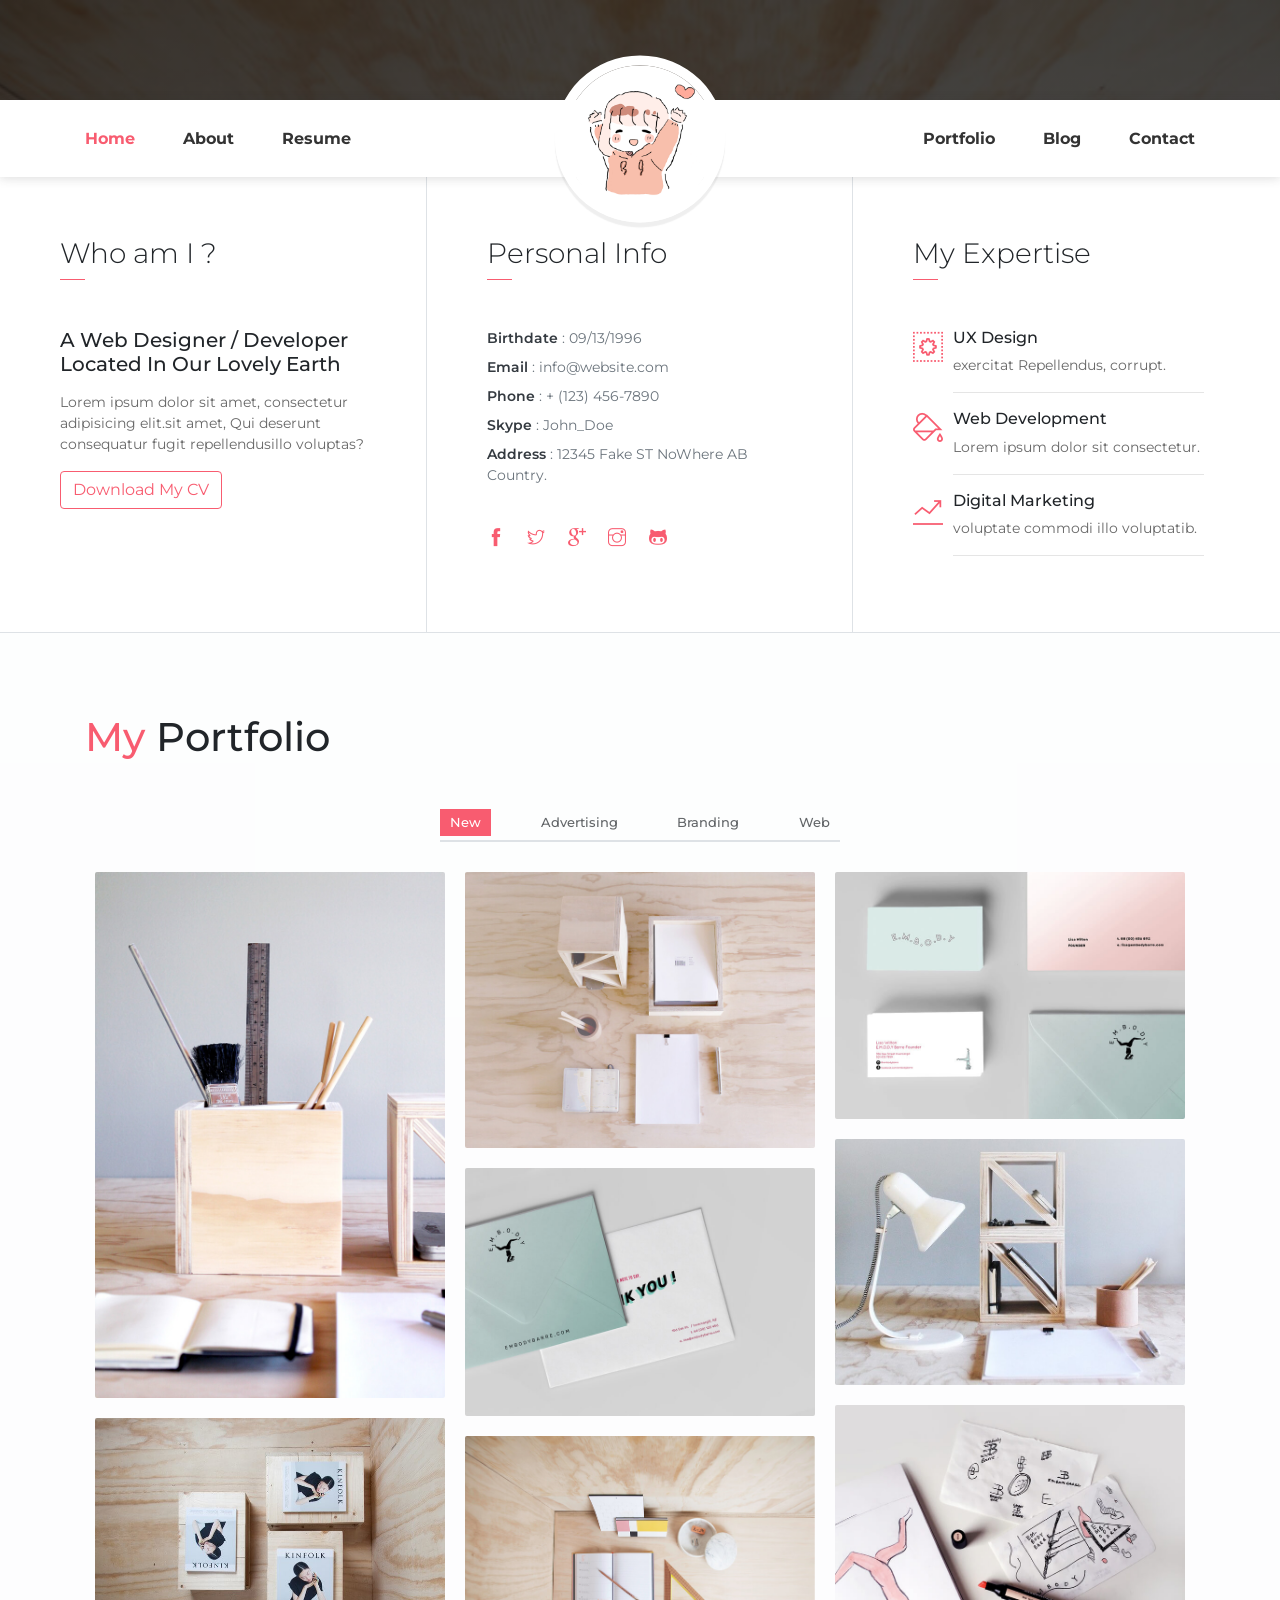
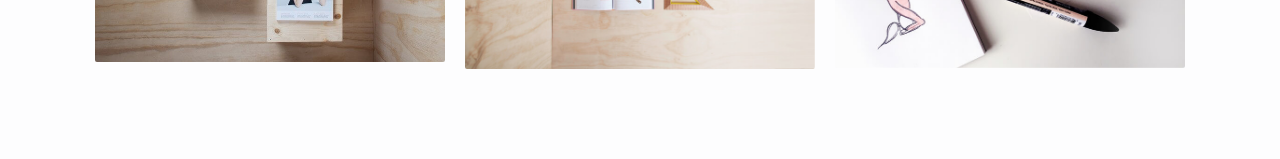
<file: aboutme/aboutme.html>
<!DOCTYPE html>
<html lang="en">
<head>
	<meta charset="utf-8">
    <meta name="viewport" content="width=device-width, initial-scale=1, shrink-to-fit=no">
    <meta name="description" content="Start your development with JohnDoe landing page.">
    <meta name="author" content="Devcrud">
    <title>JohnDoe Landing page | Free Bootstrap 4.3.x landing page</title>
    <!-- font icons -->
    <link rel="stylesheet" href="assets/vendors/themify-icons/css/themify-icons.css">
    <!-- Bootstrap + JohnDoe main styles -->
	<link rel="stylesheet" href="assets/css/johndoe.css">
</head>
<body data-spy="scroll" data-target=".navbar" data-offset="40" id="home">
   

<!-- this code is for pop up in the side
   <a href="components.html" class="btn btn-primary btn-component" data-spy="affix" data-offset-top="600"><i class="ti-shift-left-alt"></i> Components</a> -->


     <header class="header">
        <div class="container">
          <!--  <ul class="social-icons pt-3">
                <li class="social-item"><a class="social-link text-light" href="#"><i class="ti-facebook" aria-hidden="true"></i></a></li>
                <li class="social-item"><a class="social-link text-light" href="#"><i class="ti-twitter" aria-hidden="true"></i></a></li>
                <li class="social-item"><a class="social-link text-light" href="#"><i class="ti-google" aria-hidden="true"></i></a></li>
                <li class="social-item"><a class="social-link text-light" href="#"><i class="ti-instagram" aria-hidden="true"></i></a></li>
                <li class="social-item"><a class="social-link text-light" href="#"><i class="ti-github" aria-hidden="true"></i></a></li>
            </ul>  -->
          <!-- <div class="header-content">
                <h4 class="header-subtitle" >Hello, I am</h4>
                <h1 class="header-title">John Doe</h1>
                <h6 class="header-mono" >Frond end Designer | Developer</h6>
                <button class="btn btn-primary btn-rounded"><i class="ti-printer pr-2"></i>Print Resume</button>
            </div> -->
        </div> 
    </header>
    <nav class="navbar sticky-top navbar-expand-lg navbar-light bg-white" data-spy="affix" data-offset-top="510">
        <div class="container">
            <button class="navbar-toggler ml-auto" type="button" data-toggle="collapse" data-target="#navbarSupportedContent" aria-controls="navbarSupportedContent" aria-expanded="false" aria-label="Toggle navigation">
                <span class="navbar-toggler-icon"></span>
            </button>
            <div class="collapse mt-sm-20 navbar-collapse" id="navbarSupportedContent">
                <ul class="navbar-nav mr-auto">
                    <li class="nav-item">
                        <a href="#home" class="nav-link">Home</a>
                    </li>
                    <li class="nav-item">
                        <a href="#about" class="nav-link">About</a>
                    </li>
                    <li class="nav-item">
                        <a href="#resume" class="nav-link">Resume</a>
                    </li>
                </ul>
                <ul class="navbar-nav brand">
                    <img src="assets/imgs/avatar.jpg" alt="" class="brand-img">
                    <li class="brand-txt">
                        <h5 class="brand-title">John Doe</h5>
                        <div class="brand-subtitle">Web Designer | Developer</div>
                    </li>
                </ul>
                <ul class="navbar-nav ml-auto">
                    <li class="nav-item">
                        <a href="#portfolio" class="nav-link">Portfolio</a>
                    </li>
                    <li class="nav-item">
                        <a href="#blog" class="nav-link">Blog</a>
                    </li>
                    <li class="nav-item last-item">
                        <a href="#contact" class="nav-link">Contact</a>
                    </li>
                </ul>
            </div>
        </div>
    </nav>
    <div class="container-fluid">
        <div id="about" class="row about-section">
            <div class="col-lg-4 about-card">
                <h3 class="font-weight-light">Who am I ?</h3>
                <span class="line mb-5"></span>
                <h5 class="mb-3">A Web Designer / Developer Located In Our Lovely Earth</h5>
                <p class="mt-20">Lorem ipsum dolor sit amet, consectetur adipisicing elit.sit amet, Qui deserunt consequatur fugit repellendusillo voluptas?</p>
                <button class="btn btn-outline-danger"><i class="icon-down-circled2 "></i>Download My CV</button>
            </div>
            <div class="col-lg-4 about-card">
                <h3 class="font-weight-light">Personal Info</h3>
                <span class="line mb-5"></span>
                <ul class="mt40 info list-unstyled">
                    <li><span>Birthdate</span> : 09/13/1996</li>
                    <li><span>Email</span> : info@website.com</li>
                    <li><span>Phone</span> : + (123) 456-7890</li>
                    <li><span>Skype</span> : John_Doe </li>
                    <li><span>Address</span> :  12345 Fake ST NoWhere AB Country.</li>
                </ul>
                <ul class="social-icons pt-3">
                    <li class="social-item"><a class="social-link" href="#"><i class="ti-facebook" aria-hidden="true"></i></a></li>
                    <li class="social-item"><a class="social-link" href="#"><i class="ti-twitter" aria-hidden="true"></i></a></li>
                    <li class="social-item"><a class="social-link" href="#"><i class="ti-google" aria-hidden="true"></i></a></li>
                    <li class="social-item"><a class="social-link" href="#"><i class="ti-instagram" aria-hidden="true"></i></a></li>
                    <li class="social-item"><a class="social-link" href="#"><i class="ti-github" aria-hidden="true"></i></a></li>
                </ul>  
            </div>
            <div class="col-lg-4 about-card">
                <h3 class="font-weight-light">My Expertise</h3>
                <span class="line mb-5"></span>
                <div class="row">
                    <div class="col-1 text-danger pt-1"><i class="ti-widget icon-lg"></i></div>
                    <div class="col-10 ml-auto mr-3">
                        <h6>UX Design</h6>
                        <p class="subtitle"> exercitat Repellendus,  corrupt.</p>
                        <hr>
                    </div>
                </div>
                <div class="row">
                    <div class="col-1 text-danger pt-1"><i class="ti-paint-bucket icon-lg"></i></div>
                    <div class="col-10 ml-auto mr-3">
                        <h6>Web Development</h6>
                        <p class="subtitle">Lorem ipsum dolor sit consectetur.</p>
                        <hr>
                    </div>
                </div>
                <div class="row">
                    <div class="col-1 text-danger pt-1"><i class="ti-stats-up icon-lg"></i></div>
                    <div class="col-10 ml-auto mr-3">
                        <h6>Digital Marketing</h6>
                        <p class="subtitle">voluptate commodi illo voluptatib.</p>
                        <hr>
                    </div>
                </div>
            </div>
        </div>
    </div>

    <!--Resume Section--
    <section class="section" id="resume">
        <div class="container">
            <h2 class="mb-5"><span class="text-danger">My</span> Resume</h2>
            <div class="row">
                <div class="col-md-6 col-lg-4">
                    <div class="card">
                       <div class="card-header">
                            <div class="mt-2">
                                <h4>Expertise</h4>
                                <span class="line"></span>  
                            </div>
                        </div>
                        <div class="card-body">
                            <h6 class="title text-danger">2017 - Present</h6>
                            <P>UX Developer</P>
                            <P class="subtitle">Lorem ipsum dolor sit amet, consectetur adipisicing elit. Nostrum recusandae, cupiditate ullam dolor ratione repellendus.aliquid repudiandae saepe!.</P>
                            <hr>
                            <h6 class="title text-danger">2016 - 2017</h6>
                            <P>Front-end Developer</P>
                            <P class="subtitle">Lorem ipsum dolor sit amet, consectetur adipisicing elit. Nostrum recusandae, cupiditate ullam dolor ratione repellendus.aliquid repudiandae saepe!.</P>
                            <hr>
                            <h6 class="title text-danger">2015 - 2016</h6>
                            <P>UX Designer</P>
                            <P class="subtitle">Lorem ipsum dolor sit amet, consectetur adipisicing elit. Nostrum recusandae, cupiditate ullam dolor ratione repellendus.aliquid repudiandae saepe!.</P>
                        </div>
                    </div>
                </div>
                <div class="col-md-6 col-lg-4">
                    <div class="card">
                       <div class="card-header">
                            <div class="mt-2">
                                <h4>Education</h4>
                                <span class="line"></span>  
                            </div>
                        </div>
                        <div class="card-body">
                            <h6 class="title text-danger">2017 - Present</h6>
                            <P>B.E Computer Engineering</P>
                            <P class="subtitle">Lorem ipsum dolor sit amet, consectetur adipisicing elit. Error corrupti recusandae obcaecati odit repellat ducimus cum, minus tempora aperiam at.</P>
                            <hr>
                            <h6 class="title text-danger">2016 - 2017</h6>
                            <P>Diploma in Computer Engineering</P>
                            <P class="subtitle">Lorem ipsum dolor sit amet, consectetur adipisicing elit. Eos, id officiis quas placeat quia voluptas dolorum rem animi nostrum quae.aliquid repudiandae saepe!.</P>
                            <hr>
                            <h6 class="title text-danger">2015 - 2016</h6>
                            <P>High School Degree</P>
                            <P class="subtitle">Lorem ipsum dolor sit amet, consectetur adipisicing elit. Nostrum recusandae, cupiditate ullam dolor ratione repellendus.aliquid repudiandae saepe!.</P>
                            
                        </div>
                    </div>
                </div>
                <div class="col-lg-4">
                    <div class="card">
                       <div class="card-header">
                            <div class="pull-left">
                                <h4 class="mt-2">Skills</h4>
                                <span class="line"></span>  
                            </div>
                        </div>
                        <div class="card-body pb-2">
                           <h6>hTL5 &amp; CSS3</h6>
                            <div class="progress mb-3">
                                <div class="progress-bar bg-danger" role="progressbar" style="width: 97%" aria-valuenow="25" aria-valuemin="0" aria-valuemax="100"></div>
                            </div>
                            <h6>JavaScript</h6>
                            <div class="progress mb-3">
                                <div class="progress-bar bg-danger" role="progressbar" style="width: 85%" aria-valuenow="25" aria-valuemin="0" aria-valuemax="100"></div>
                            </div>
                            <h6>PHP</h6>
                            <div class="progress mb-3">
                                <div class="progress-bar bg-danger" role="progressbar" style="width: 80%" aria-valuenow="50" aria-valuemin="0" aria-valuemax="100"></div>
                            </div>
                            <h6>SQL</h6>
                            <div class="progress mb-3">
                                <div class="progress-bar bg-danger" role="progressbar" style="width: 90%" aria-valuenow="75" aria-valuemin="0" aria-valuemax="100"></div>
                            </div>
                            <h6>Laborum</h6>
                            <div class="progress mb-3">
                                <div class="progress-bar bg-danger" role="progressbar" style="width: 90%" aria-valuenow="75" aria-valuemin="0" aria-valuemax="100"></div>
                            </div>
                            <h6>Tempora</h6>
                            <div class="progress mb-3">
                                <div class="progress-bar bg-danger" role="progressbar" style="width: 90%" aria-valuenow="75" aria-valuemin="0" aria-valuemax="100"></div>
                            </div>
                        </div>
                    </div>
                    <div class="card">
                       <div class="card-header">
                            <div class="pull-left">
                                <h4 class="mt-2">Languages</h4>
                                <span class="line"></span>  
                            </div>
                        </div>
                        <div class="card-body pb-2">
                           <h6>English</h6>
                            <div class="progress mb-3">
                                <div class="progress-bar bg-danger" role="progressbar" style="width: 80%" aria-valuenow="25" aria-valuemin="0" aria-valuemax="100"></div>
                            </div>
                            <h6>French</h6>
                            <div class="progress mb-3">
                                <div class="progress-bar bg-danger" role="progressbar" style="width: 45%" aria-valuenow="25" aria-valuemin="0" aria-valuemax="100"></div>
                            </div>
                            <h6>Spanish</h6>
                            <div class="progress mb-3">
                                <div class="progress-bar bg-danger" role="progressbar" style="width: 67%" aria-valuenow="50" aria-valuemin="0" aria-valuemax="100"></div>
                            </div>
                        </div>
                    </div>
                </div>
            </div>
        </div>
    </section>

    <section class="section bg-dark text-center">
        <div class="container">
            <div class="row text-center">
                <div class="col-md-6 col-lg-3">
                    <div class="row ">
                        <div class="col-5 text-right text-light border-right py-3">
                            <div class="m-auto"><i class="ti-alarm-clock icon-xl"></i></div>
                        </div>
                        <div class="col-7 text-left py-3">
                            <h1 class="text-danger font-weight-bold font40">500</h1>
                            <p class="text-light mb-1">Hours Worked</p>
                        </div>
                    </div>
                </div>
                <div class="col-md-6 col-lg-3">
                    <div class="row">
                        <div class="col-5 text-right text-light border-right py-3">
                            <div class="m-auto"><i class="ti-layers-alt icon-xl"></i></div>
                        </div>
                        <div class="col-7 text-left py-3">
                            <h1 class="text-danger font-weight-bold font40">50K</h1>
                            <p class="text-light mb-1">Project Finished</p>
                        </div>
                    </div>
                </div>
                <div class="col-md-6 col-lg-3">
                    <div class="row">
                        <div class="col-5 text-right text-light border-right py-3">
                            <div class="m-auto"><i class="ti-face-smile icon-xl"></i></div>
                        </div>
                        <div class="col-7 text-left py-3">
                            <h1 class="text-danger font-weight-bold font40">200K</h1>
                            <p class="text-light mb-1">Happy Clients</p>
                        </div>
                    </div>
                </div>
                <div class="col-md-6 col-lg-3">
                    <div class="row">
                        <div class="col-5 text-right text-light border-right py-3">
                            <div class="m-auto"><i class="ti-heart-broken icon-xl"></i></div>
                        </div>
                        <div class="col-7 text-left py-3">
                            <h1 class="text-danger font-weight-bold font40">2k</h1>
                            <p class="text-light mb-1">Coffee Drinked</p>
                        </div>
                    </div>
                </div>
            </div>
        </div>
    </section>

    <section class="section" id="service">
        <div class="container">
            <h2 class="mb-5 pb-4"><span class="text-danger">My</span> Services</h2>
            <div class="row">
                <div class="col-md-4 col-sm-6">
                    <div class="card mb-5">
                       <div class="card-header has-icon">
                            <i class="ti-vector text-danger" aria-hidden="true"></i>
                        </div>
                        <div class="card-body px-4 py-3">
                            <h5 class="mb-3 card-title text-dark">Ullam</h5>
                            <P class="subtitle">Lorem ipsum dolor sit amet, consectetur adipisicing elit. Ullam commodi provident, dolores reiciendis enim pariatur error optio, tempora ex, nihil nesciunt! In praesentium sunt commodi, unde ipsam ex veritatis laboriosam dolor asperiores suscipit blanditiis, dignissimos quos nesciunt nulla aperiam officia.</P>
                        </div>
                    </div>
                </div>
                <div class="col-md-4 col-sm-6">
                    <div class="card mb-5">
                       <div class="card-header has-icon">
                            <i class="ti-write text-danger" aria-hidden="true"></i>
                        </div>
                        <div class="card-body px-4 py-3">
                            <h5 class="mb-3 card-title text-dark">Asperiores</h5>
                            <P class="subtitle">Lorem ipsum dolor sit amet, consectetur adipisicing elit. Ullam commodi provident, dolores reiciendis enim pariatur error optio, tempora ex, nihil nesciunt! In praesentium sunt commodi, unde ipsam ex veritatis laboriosam dolor asperiores suscipit blanditiis, dignissimos quos nesciunt nulla aperiam officia.</P>
                        </div>
                    </div>
                </div>
                <div class="col-md-4 col-sm-6">
                    <div class="card mb-5">
                       <div class="card-header has-icon">
                            <i class="ti-package text-danger" aria-hidden="true"></i>
                        </div>
                        <div class="card-body px-4 py-3">
                            <h5 class="mb-3 card-title text-dark">Tempora</h5>
                            <P class="subtitle">Lorem ipsum dolor sit amet, consectetur adipisicing elit. Ullam commodi provident, dolores reiciendis enim pariatur error optio, tempora ex, nihil nesciunt! In praesentium sunt commodi, unde ipsam ex veritatis laboriosam dolor asperiores suscipit blanditiis, dignissimos quos nesciunt nulla aperiam officia.</P>
                        </div>
                    </div>
                </div>
                <div class="col-md-4 col-sm-6">
                    <div class="card mb-5">
                       <div class="card-header has-icon">
                            <i class="ti-map-alt text-danger" aria-hidden="true"></i>
                        </div>
                        <div class="card-body px-4 py-3">
                            <h5 class="mb-3 card-title text-dark">Provident</h5>
                            <P class="subtitle">Lorem ipsum dolor sit amet, consectetur adipisicing elit. Ullam commodi provident, dolores reiciendis enim pariatur error optio, tempora ex, nihil nesciunt! In praesentium sunt commodi, unde ipsam ex veritatis laboriosam dolor asperiores suscipit blanditiis, dignissimos quos nesciunt nulla aperiam officia.</P>
                        </div>
                    </div>
                </div>
                <div class="col-md-4 col-sm-6">
                    <div class="card mb-5">
                       <div class="card-header has-icon">
                            <i class="ti-bar-chart text-danger" aria-hidden="true"></i>
                        </div>
                        <div class="card-body px-4 py-3">
                            <h5 class="mb-3 card-title text-dark">Consectetur</h5>
                            <P class="subtitle">Lorem ipsum dolor sit amet, consectetur adipisicing elit. Ullam commodi provident, dolores reiciendis enim pariatur error optio, tempora ex, nihil nesciunt! In praesentium sunt commodi, unde ipsam ex veritatis laboriosam dolor asperiores suscipit blanditiis, dignissimos quos nesciunt nulla aperiam officia.</P>
                        </div>
                    </div>
                </div>
                <div class="col-md-4 col-sm-6">
                    <div class="card mb-5">
                       <div class="card-header has-icon">
                            <i class="ti-support text-danger" aria-hidden="true"></i>
                        </div>
                        <div class="card-body px-4 py-3">
                            <h5 class="mb-3 card-title text-dark">Veritatis</h5>
                            <P class="subtitle">Lorem ipsum dolor sit amet, consectetur adipisicing elit. Ullam commodi provident, dolores reiciendis enim pariatur error optio, tempora ex, nihil nesciunt! In praesentium sunt commodi, unde ipsam ex veritatis laboriosam dolor asperiores suscipit blanditiis, dignissimos quos nesciunt nulla aperiam officia.</P>
                        </div>
                    </div>
                </div>
            </div>
        </div>
    </section>

    <section class="section bg-custom-gray" id="price">
        <div class="container">
            <h1 class="mb-5"><span class="text-danger">Packs</span> Pricing</h1>
            <div class="row align-items-center">
                <div class="col-md-6 col-lg-3">
                    <div class="price-card text-center mb-4">
                        <h3 class="price-card-title">Free</h3>
                        <div class="price-card-cost">
                            <sup class="ti-money"></sup>
                            <span class="num">0</span>
                            <span class="date">MO</span>
                        </div>
                        <ul class="list">
                            <li class="list-item">5 <span class="text-muted">Project</span></li>
                            <li class="list-item">1GB <span class="text-muted">Storage</span></li>
                            <li class="list-item"><span class="text-muted">No Domain</span></li>
                            <li class="list-item">1 <span class="text-muted">User</span></li>
                        </ul>
                        <button class="btn btn-primary btn-rounded w-lg">Subscribe</button>
                    </div>
                </div>
                <div class="col-md-6 col-lg-3">
                    <div class="price-card text-center mb-4">
                        <h3 class="price-card-title">Basic</h3>
                        <div class="price-card-cost">
                            <sup class="ti-money"></sup>
                            <span class="num">10</span>
                            <span class="date">MO</span>
                        </div>
                        <ul class="list">
                            <li class="list-item">50 <span class="text-muted">Project</span></li>
                            <li class="list-item">10GB <span class="text-muted">Storage</span></li>
                            <li class="list-item">1<span class="text-muted">Domain</span></li>
                            <li class="list-item">5 <span class="text-muted">User</span></li>
                        </ul>
                        <button class="btn btn-primary btn-rounded w-lg">Subscribe</button>
                    </div>
                </div>
                <div class="col-md-6 col-lg-3">
                    <div class="price-card text-center price-card-requried mb-4">
                        <h3 class="price-card-title">Exclusive</h3>
                        <div class="price-card-cost">
                            <sup class="ti-money"></sup>
                            <span class="num">25</span>
                            <span class="date">MO</span>
                        </div>
                        <ul class="list">
                            <li class="list-item">150 <span class="text-muted">Project</span></li>
                            <li class="list-item">15GB <span class="text-muted">Storage</span></li>
                            <li class="list-item">5<span class="text-muted"> Domain</span></li>
                            <li class="list-item">15<span class="text-muted">User</span></li>
                        </ul>
                        <button class="btn btn-primary btn-rounded w-lg">Subscribe</button>
                    </div>
                </div>
                <div class="col-md-6 col-lg-3">
                    <div class="price-card text-center mb-4">
                        <h3 class="price-card-title">Pro</h3>
                        <div class="price-card-cost">
                            <sup class="ti-money"></sup>
                            <span class="num">99</span>
                            <span class="date">MO</span>
                        </div>
                        <ul class="list">
                            <li class="list-item">500 <span class="text-muted">Project</span></li>
                            <li class="list-item">1000GB <span class="text-muted">Storage</span></li>
                            <li class="list-item">10<span class="text-muted"> Domain</span></li>
                            <li class="list-item">Unlimite<span class="text-muted">User</span></li>
                        </ul>
                        <button class="btn btn-primary btn-rounded w-lg">Subscribe</button>
                    </div>
                </div>
            </div>
        </div>
    </section>
    <section class="section bg-dark py-5">
        <div class="container text-center">
            <h2 class="text-light mb-5 font-weight-normal">I Am Available For FreeLance</h2>
            <button class="btn bg-primary w-lg" >Hire me</button>
        </div>
    </section> -->

    <!-- Portfolio Section -->
    <section class="section bg-custom-gray" id="portfolio">
        <div class="container">
            <h1 class="mb-5"><span class="text-danger">My</span> Portfolio</h1>
            <div class="portfolio">
                <div class="filters">
                    <a href="#" data-filter=".new" class="active">
                        New
                    </a>
                    <a href="#" data-filter=".advertising">
                        Advertising
                    </a>
                    <a href="#" data-filter=".branding">
                        Branding
                    </a>
                    <a href="#" data-filter=".web">
                        Web
                    </a>
                </div>
                <div class="portfolio-container"> 
                    <div class="col-md-6 col-lg-4 web new">
                        <div class="portfolio-item">
                            <img src="assets/imgs/web-1.jpg" class="img-fluid" alt="Download free bootstrap 4 admin dashboard, free boootstrap 4 templates">
                            <div class="content-holder">
                                <a class="img-popup" href="assets/imgs/web-1.jpg"></a>
                                <div class="text-holder">
                                    <h6 class="title">WEB</h6>
                                    <p class="subtitle">Expedita corporis doloremque velit in totam!</p>
                                </div>
                            </div>   
                        </div>             
                    </div>
                    <div class="col-md-6 col-lg-4 web new">
                        <div class="portfolio-item">
                            <img src="assets/imgs/web-2.jpg" class="img-fluid" alt="Download free bootstrap 4 admin dashboard, free boootstrap 4 templates">
                            <div class="content-holder">
                                <a class="img-popup" href="assets/imgs/web-2.jpg"></a>
                                <div class="text-holder">
                                    <h6 class="title">WEB</h6>
                                    <p class="subtitle">Expedita corporis doloremque velit in totam!</p>
                                </div>
                            </div> 
                        </div>                         
                    </div>
                    <div class="col-md-6 col-lg-4 advertising new">
                        <div class="portfolio-item">
                            <img src="assets/imgs/advertising-2.jpg" class="img-fluid" alt="Download free bootstrap 4 admin dashboard, free boootstrap 4 templates">                         
                            <div class="content-holder">
                                <a class="img-popup" href="assets/imgs/advertising-2.jpg"></a>
                                <div class="text-holder">
                                    <h6 class="title">ADVERSTISING</h6>
                                    <p class="subtitle">Expedita corporis doloremque velit in totam!</p>
                                </div>
                            </div>    
                        </div>              
                    </div> 
                    <div class="col-md-6 col-lg-4 web">
                        <div class="portfolio-item">
                            <img src="assets/imgs/web-4.jpg" class="img-fluid" alt="Download free bootstrap 4 admin dashboard, free boootstrap 4 templates">
                            <div class="content-holder">
                                <a class="img-popup" href="assets/imgs/web-4.jpg"></a>
                                <div class="text-holder">
                                    <h6 class="title">WEB</h6>
                                    <p class="subtitle">Expedita corporis doloremque velit in totam!</p>
                                </div>
                            </div>
                        </div>                                                     
                    </div>

                    <div class="col-md-6 col-lg-4 advertising"> 
                        <div class="portfolio-item">
                            <img src="assets/imgs/advertising-1.jpg" class="img-fluid" alt="Download free bootstrap 4 admin dashboard, free boootstrap 4 templates">                               
                            <div class="content-holder">
                                <a class="img-popup" href="assets/imgs/advertising-1.jpg"></a>
                                <div class="text-holder">
                                    <h6 class="title">ADVERSITING</h6>
                                    <p class="subtitle">Expedita corporis doloremque velit in totam!</p>
                                </div>
                            </div>
                        </div>                                                       
                    </div> 
                    <div class="col-md-6 col-lg-4 web new">
                        <div class="portfolio-item">
                            <img src="assets/imgs/web-3.jpg" class="img-fluid" alt="Download free bootstrap 4 admin dashboard, free boootstrap 4 templates">  
                           <div class="content-holder">
                                <a class="img-popup" href="assets/imgs/web-3.jpg"></a>
                                <div class="text-holder">
                                    <h6 class="title">WEB</h6>
                                    <p class="subtitle">Expedita corporis doloremque velit in totam!</p>
                                </div>
                            </div>
                        </div>                                                     
                    </div>
                    <div class="col-md-6 col-lg-4 advertising new">
                        <div class="portfolio-item">
                            <img src="assets/imgs/advertising-3.jpg" class="img-fluid" alt="Download free bootstrap 4 admin dashboard, free boootstrap 4 templates">       
                           <div class="content-holder">
                                <a class="img-popup" href="assets/imgs/advertising-3.jpg"></a>
                                <div class="text-holder">
                                    <h6 class="title">ADVERSITING</h6>
                                    <p class="subtitle">Expedita corporis doloremque velit in totam!</p>
                                </div>
                            </div>
                        </div>                                                       
                    </div> 
                    <div class="col-md-6 col-lg-4 advertising new"> 
                        <div class="portfolio-item">
                            <img src="assets/imgs/advertising-4.jpg" class="img-fluid" alt="Download free bootstrap 4 admin dashboard, free boootstrap 4 templates">            
                            <div class="content-holder">
                                <a class="img-popup" href="assets/imgs/advertising-4.jpg"></a>
                                <div class="text-holder">
                                    <h6 class="title">ADVERTISING</h6>
                                    <p class="subtitle">Expedita corporis doloremque velit in totam!</p>
                                </div>
                            </div>
                        </div>
                                
                    </div> 
                    <div class="col-md-6 col-lg-4 branding new">
                        <div class="portfolio-item">
                            <img src="assets/imgs/branding-1.jpg" class="img-fluid" alt="Download free bootstrap 4 admin dashboard, free boootstrap 4 templates">                        
                            <div class="content-holder">
                                <a class="img-popup" href="assets/imgs/branding-1.jpg"></a>
                                <div class="text-holder">
                                    <h6 class="title">BRANDING</h6>
                                    <p class="subtitle">Expedita corporis doloremque velit in totam!</p>
                                </div>
                            </div> 
                        </div>
                    </div> 
                    <div class="col-md-6 col-lg-4 branding">
                        <div class="portfolio-item">
                            <img src="assets/imgs/branding-2.jpg" class="img-fluid" alt="Download free bootstrap 4 admin dashboard, free boootstrap 4 templates">  
                            <div class="content-holder">
                                <a class="img-popup" href="assets/imgs/branding-2.jpg"></a>
                                <div class="text-holder">
                                    <h6 class="title">BRANDING</h6>
                                    <p class="subtitle">Expedita corporis doloremque velit in totam!</p>
                                </div>
                            </div>
                        </div>                                                     
                    </div> 
                    <div class="col-md-6 col-lg-4 branding new">
                        <div class="portfolio-item">
                            <img src="assets/imgs/branding-3.jpg" class="img-fluid" alt="Download free bootstrap 4 admin dashboard, free boootstrap 4 templates">   
                            <div class="content-holder">
                                <a class="img-popup" href="assets/imgs/branding-3.jpg"></a>
                                <div class="text-holder">
                                    <h6 class="title">BRANDING</h6>
                                    <p class="subtitle">Expedita corporis doloremque velit in totam!</p>
                                </div>
                            </div>
                        </div>                                                    
                    </div> 
                    <div class="col-md-6 col-lg-4 branding">
                        <div class="portfolio-item">
                            <img src="assets/imgs/branding-4.jpg" class="img-fluid" alt="Download free bootstrap 4 admin dashboard, free boootstrap 4 templates">                      
                            <div class="content-holder">
                                <a class="img-popup" href="assets/imgs/branding-4.jpg"></a>
                                <div class="text-holder">
                                    <h6 class="title">BRANDING</h6>
                                    <p class="subtitle">Expedita corporis doloremque velit in totam!</p>
                                </div>
                            </div>
                        </div>                                                      
                    </div> 
                    <div class="col-md-6 col-lg-4 branding">
                        <div class="portfolio-item">
                            <img src="assets/imgs/branding-5.jpg" class="img-fluid" alt="Download free bootstrap 4 admin dashboard, free boootstrap 4 templates">          
                            <div class="content-holder">
                                <a class="img-popup" href="assets/imgs/branding-5.jpg"></a>
                                <div class="text-holder">
                                    <h6 class="title">BRANDING</h6>
                                    <p class="subtitle">Expedita corporis doloremque velit in totam!</p>
                                </div>
                            </div>
                        </div>                                                   
                    </div>
                </div> 
            </div>  
        </div>            
    </section>
    <!-- End of portfolio section -->

    <!-- <section class="section" id="blog">
        <div class="container">
            <h2 class="mb-5">Latest <span class="text-danger">News</span></h2>
            <div class="row">
                <div class="blog-card">
                    <div class="img-holder">
                        <img src="assets/imgs/blog1.jpg" alt="Download free bootstrap 4 landing page, free boootstrap 4 templates, Download free bootstrap 4.1 landing page, free boootstrap 4.1.1 templates, meyawo Landing page">
                    </div>
                    <div class="content-holder">
                        <h6 class="title">Consectetur adipisicing elit</h6>

                        <p class="post-details">
                            <a href="#">By: Admin</a>
                            <a href="#"><i class="ti-heart text-danger"></i> 234</a>
                            <a href="#"><i class="ti-comment"></i> 123</a>
                        </p>
                        
                        <p>Lorem ipsum dolor sit amet, consectetur adipisicing elit. Amet nesciunt qui sit velit delectus voluptates, repellat ipsum culpa id deleniti. Rerum debitis facilis accusantium neque numquam mollitia modi quasi distinctio.</p>

                        <p><b>Necessitatibus nihil impedit! Ex nisi eveniet, dolor aliquid consequuntur repudiandae.</b></p>
                        <p>Magnam in repellat enim harum omnis aperiam! Explicabo illo, commodi, dolor blanditiis cupiditate harum nisi vero accusamus laudantium voluptatibus dolores quae obcaecati.</p>

                        <a href="#" class="read-more">Read more <i class="ti-angle-double-right"></i></a>
                    </div>
                </div><!-- end of blog wrapper -->

                <!-- blog-card --
                <div class="blog-card">
                    <div class="img-holder">
                        <img src="assets/imgs/blog2.jpg" alt="Download free bootstrap 4 landing page, free boootstrap 4 templates, Download free bootstrap 4.1 landing page, free boootstrap 4.1.1 templates, meyawo Landing page">
                    </div>
                    <div class="content-holder">
                        <h6 class="title">Explicabo illo</h6>

                        <p class="post-details">
                            <a href="#">By: Admin</a>
                            <a href="#"><i class="ti-heart text-danger"></i> 456</a>
                            <a href="#"><i class="ti-comment"></i> 264</a>
                        </p>
                        
                        <p>Lorem ipsum dolor sit amet, consectetur adipisicing elit. Impedit excepturi laborum enim, vitae ipsam atque eum, ad iusto consequuntur voluptas, esse doloribus. Perferendis porro quisquam vitae exercitationem aliquid, minus eos laborum repudiandae, cumque debitis iusto omnis praesentium? Laborum placeat sit adipisci illum tempore maxime, esse qui quae? Molestias excepturi corporis similique doloribus. Esse vitae earum architecto nulla non dolores illum at perspiciatis quod, et deleniti cupiditate reiciendis harum facere, delectus eum commodi soluta distinctio sit repudiandae possimus sunt. Ipsum, rem.</p>

                        <a href="#" class="read-more">Read more <i class="ti-angle-double-right"></i></a>
                    </div>
                </div><!-- end of blog wrapper -->
                <!-- blog-card --
                <div class="blog-card">
                    <div class="img-holder">
                        <img src="assets/imgs/blog3.jpg" alt="Download free bootstrap 4 landing page, free boootstrap 4 templates, Download free bootstrap 4.1 landing page, free boootstrap 4.1.1 templates, meyawo Landing page">
                    </div>
                    <div class="content-holder">
                        <h4 class="title">Porro Quisqua</h4>

                        <p class="post-details">
                            <a href="#">By: Admin</a>
                            <a href="#"><i class="ti-heart text-danger"></i> 431</a>
                            <a href="#"><i class="ti-comment"></i> 312</a>
                        </p>
                        
                        <p> consectetur adipisicing elit. Impedit excepturi laborum enim, vitae ipsam atque eum, ad iusto consequuntur voluptas, esse doloribus. Perferendis porro quisquam vitae exercitationem aliquid, minus eos laborum repudiandae, cumque debitis iusto omnis praesentium? Laborum placeat sit adipisci illum tempore maxime, esse qui quae? Molestias excepturi corporis similique doloribus. Esse vitae earum architecto nulla non dolores illum at perspiciatis quod, et deleniti cupiditate reiciendis harum facere, delectus eum commodi soluta distinctio sit repudiandae possimus sunt. Ipsum, rem.</p>

                        <a href="#" class="read-more">Read more <i class="ti-angle-double-right"></i></a>
                    </div>
                </div><!-- end of blog wrapper -->

           <!-- </div>
        </div>
    </section> -->

  <!--  <div class="section contact" id="contact">
        <div id="map" class="map"></div>
        <div class="container">
            <div class="row">
                <div class="col-lg-8">
                    <div class="contact-form-card">
                        <h4 class="contact-title">Send a message</h4>
                        <form action="">
                            <div class="form-group">
                                <input  class="form-control" type="text" placeholder="Name *" required>
                            </div>
                            <div class="form-group">
                                <input class="form-control" type="email" placeholder="Email *" required>
                            </div>
                            <div class="form-group">
                                <textarea class="form-control" id=" placeholder="Message *" rows="7" required></textarea>
                            </div>
                            <div class="form-group ">
                                <button type="submit" class="form-control btn btn-primary" >Send Message</button>
                            </div>
                        </form>
                    </div>
                </div>
                <div class="col-lg-4">
                    <div class="contact-info-card">
                        <h4 class="contact-title">Get in touch</h4>
                        <div class="row mb-2">
                            <div class="col-1 pt-1 mr-1">
                                <i class="ti-mobile icon-md"></i>
                            </div>
                            <div class="col-10 ">
                                <h6 class="d-inline">Phone : <br> <span class="text-muted">+ (123) 456-789</span></h6>
                            </div>
                        </div>
                        <div class="row mb-2">
                            <div class="col-1 pt-1 mr-1">
                                <i class="ti-map-alt icon-md"></i>
                            </div>
                            <div class="col-10">
                                <h6 class="d-inline">Address :<br> <span class="text-muted">12345 Fake ST NoWhere AB Country.</span></h6>
                            </div>
                        </div>
                        <div class="row mb-2">
                            <div class="col-1 pt-1 mr-1">
                                <i class="ti-envelope icon-md"></i>
                            </div>
                            <div class="col-10">
                                <h6 class="d-inline">Email :<br> <span class="text-muted">info@website.com</span></h6>
                            </div>
                        </div>
                        <ul class="social-icons pt-4">
                            <li class="social-item"><a class="social-link text-dark" href="#"><i class="ti-facebook" aria-hidden="true"></i></a></li>
                            <li class="social-item"><a class="social-link text-dark" href="#"><i class="ti-twitter" aria-hidden="true"></i></a></li>
                            <li class="social-item"><a class="social-link text-dark" href="#"><i class="ti-google" aria-hidden="true"></i></a></li>
                            <li class="social-item"><a class="social-link text-dark" href="#"><i class="ti-instagram" aria-hidden="true"></i></a></li>
                            <li class="social-item"><a class="social-link text-dark" href="#"><i class="ti-github" aria-hidden="true"></i></a></li>
                        </ul> 
                    </div>
                </div>
            </div>

        </div>
    </div>
    <footer class="footer py-3">
        <div class="container">
            <p class="small mb-0 text-light">
                &copy; <script>document.write(new Date().getFullYear())</script> Created With <i class="ti-heart text-danger"></i> By <a href="http://devcrud.com" target="_blank"><span class="text-danger" title="Bootstrap 4 Themes and Dashboards">DevCRUD</span></a> 
            </p>
        </div>
    </footer> -->

	<!-- core  -->
    <script src="assets/vendors/jquery/jquery-3.4.1.js"></script>
    <script src="assets/vendors/bootstrap/bootstrap.bundle.js"></script>

    <!-- bootstrap 3 affix -->
    <script src="assets/vendors/bootstrap/bootstrap.affix.js"></script>

    <!-- Isotope  -->
    <script src="assets/vendors/isotope/isotope.pkgd.js"></script>
    
    <!-- Google mpas --
    <script async defer src="https://maps.googleapis.com/maps/api/js?key=AIzaSyCtme10pzgKSPeJVJrG1O3tjR6lk98o4w8&callback=initMap"></script> -->

    <!-- JohnDoe js -->
    <script src="assets/js/johndoe.js"></script>

</body>
</html>
</file>
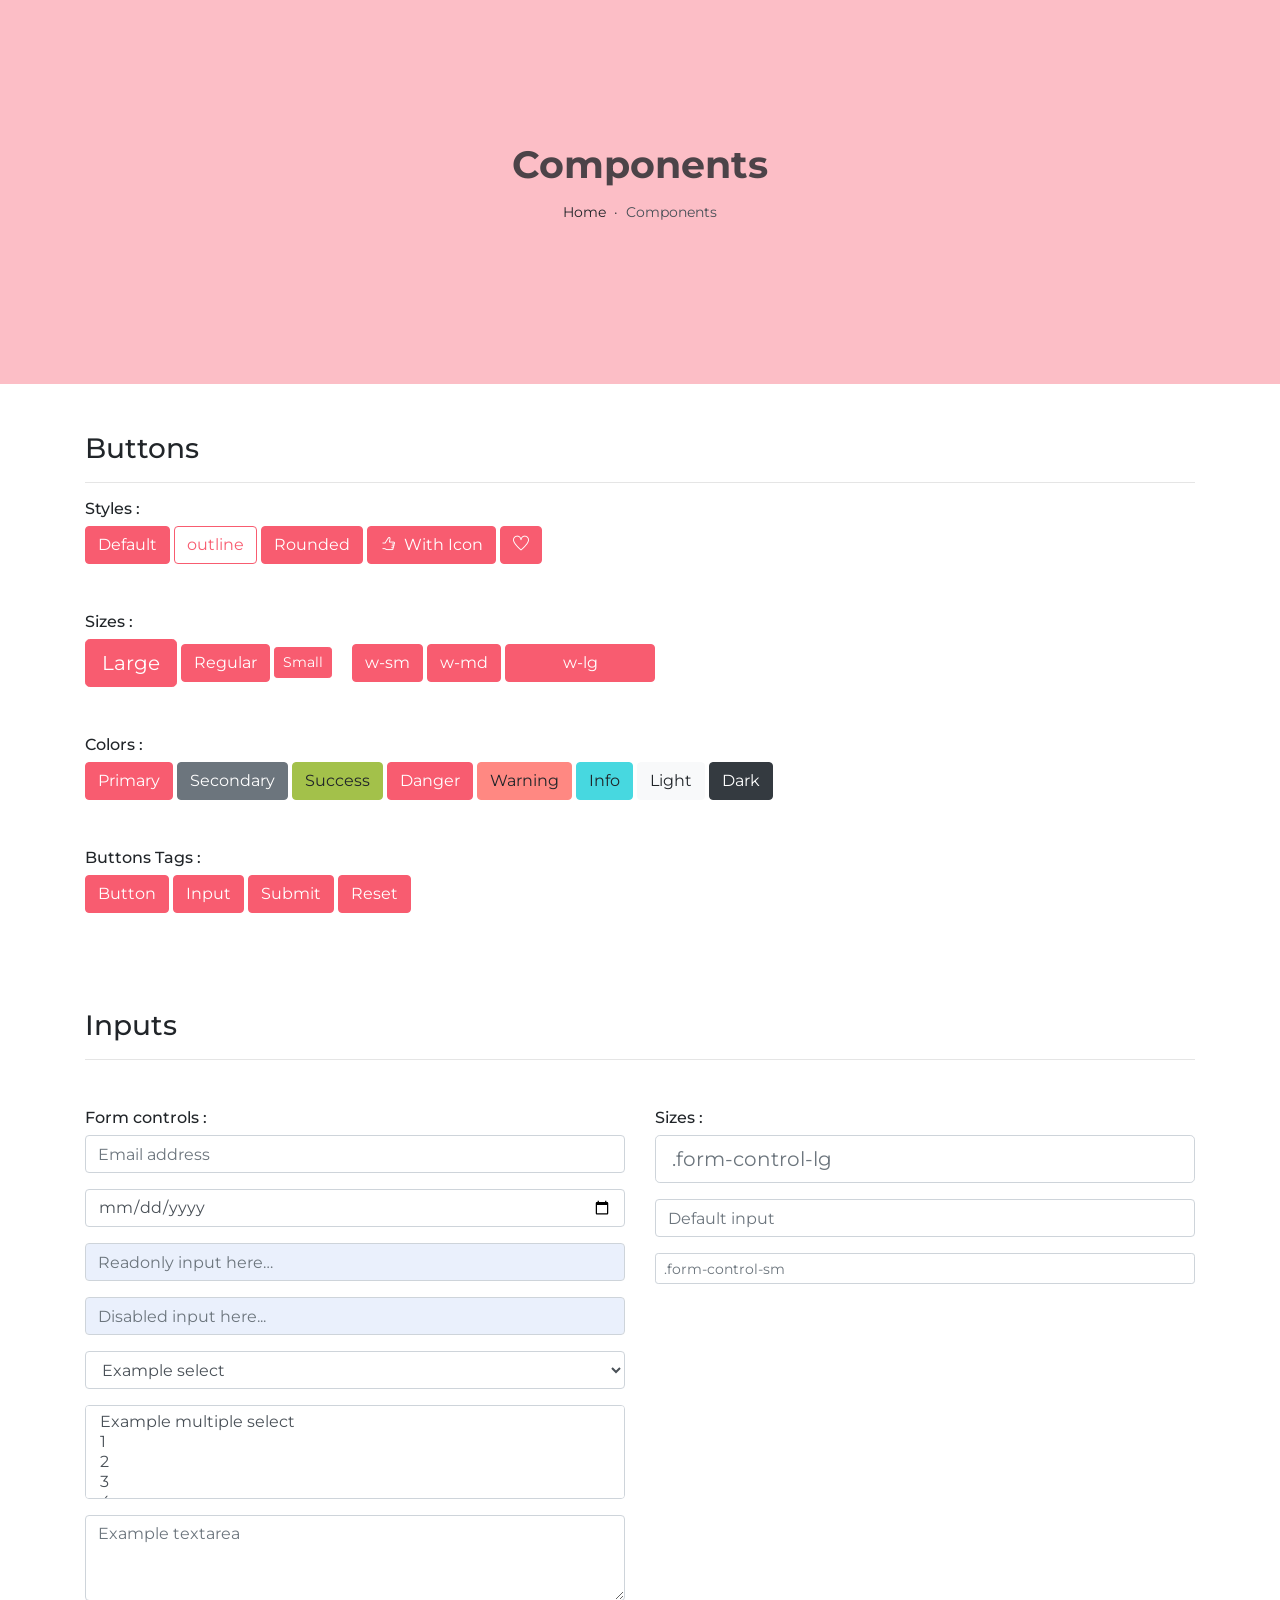
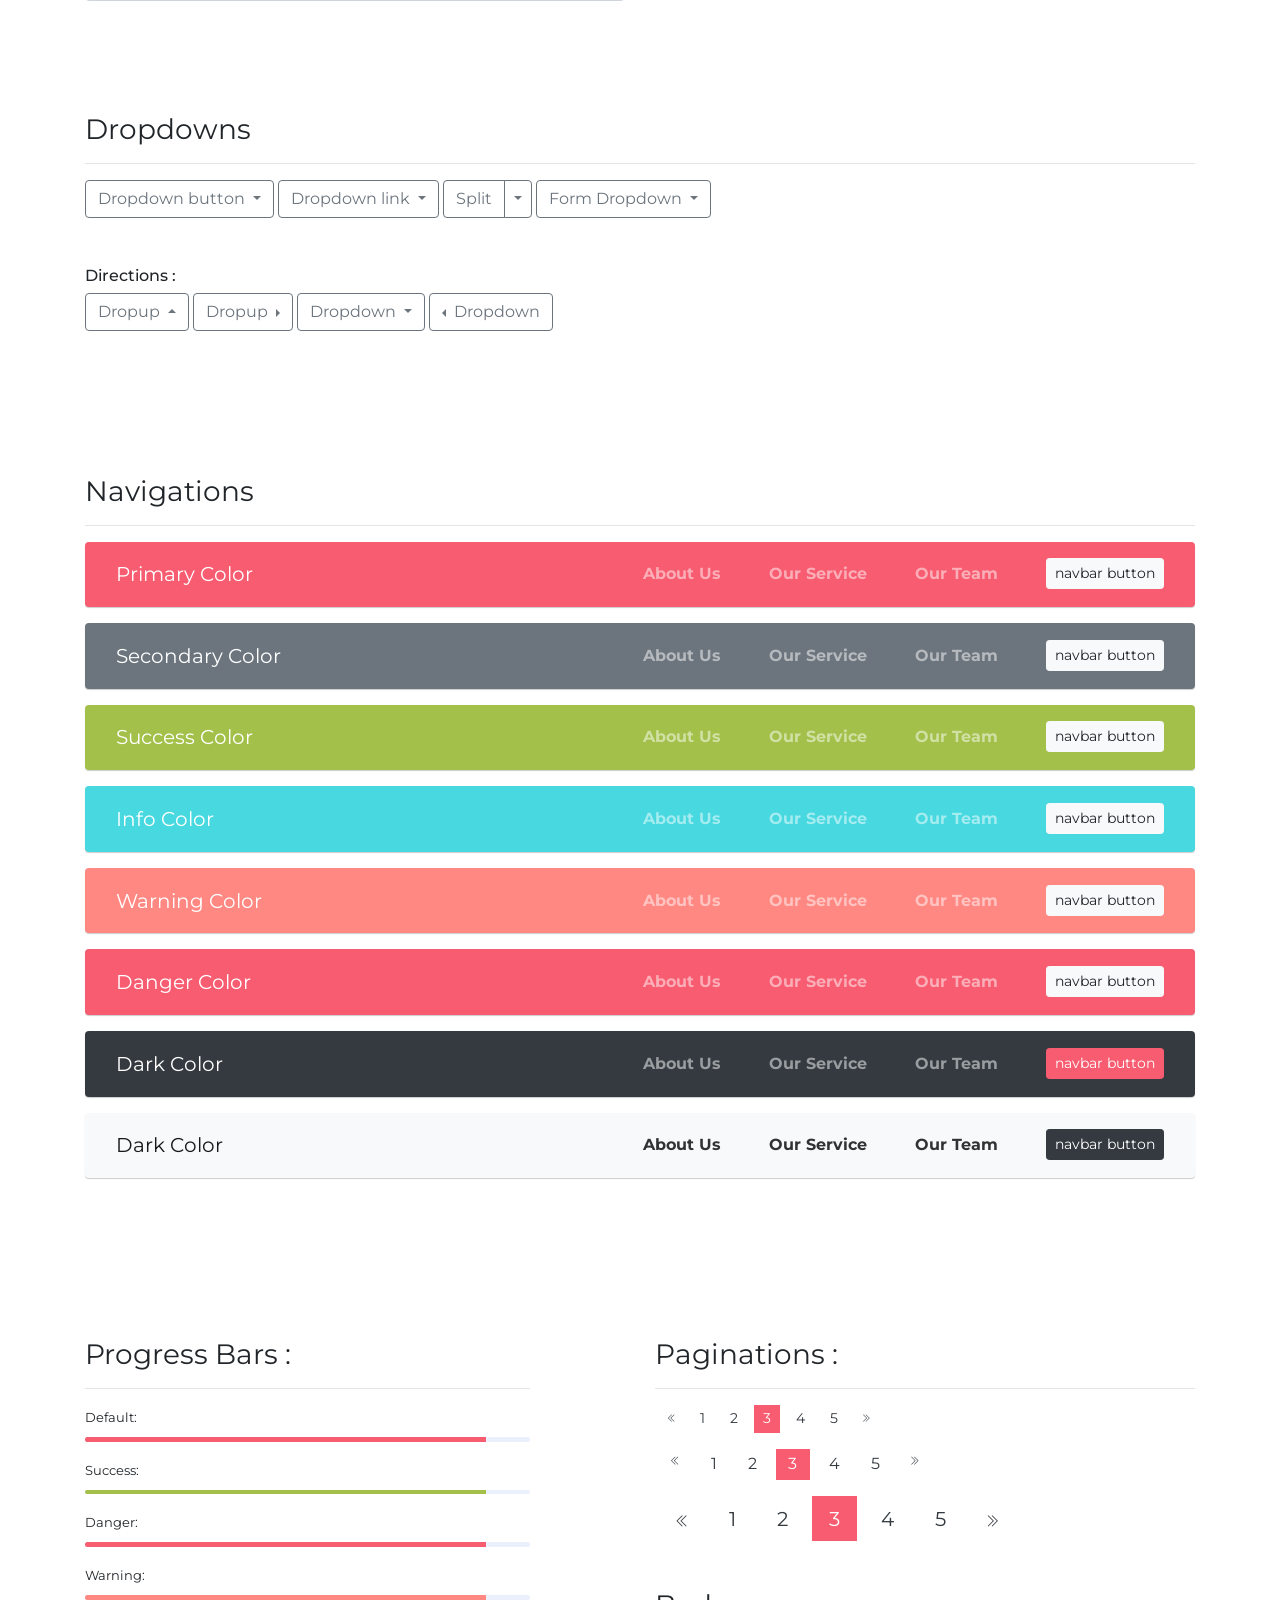
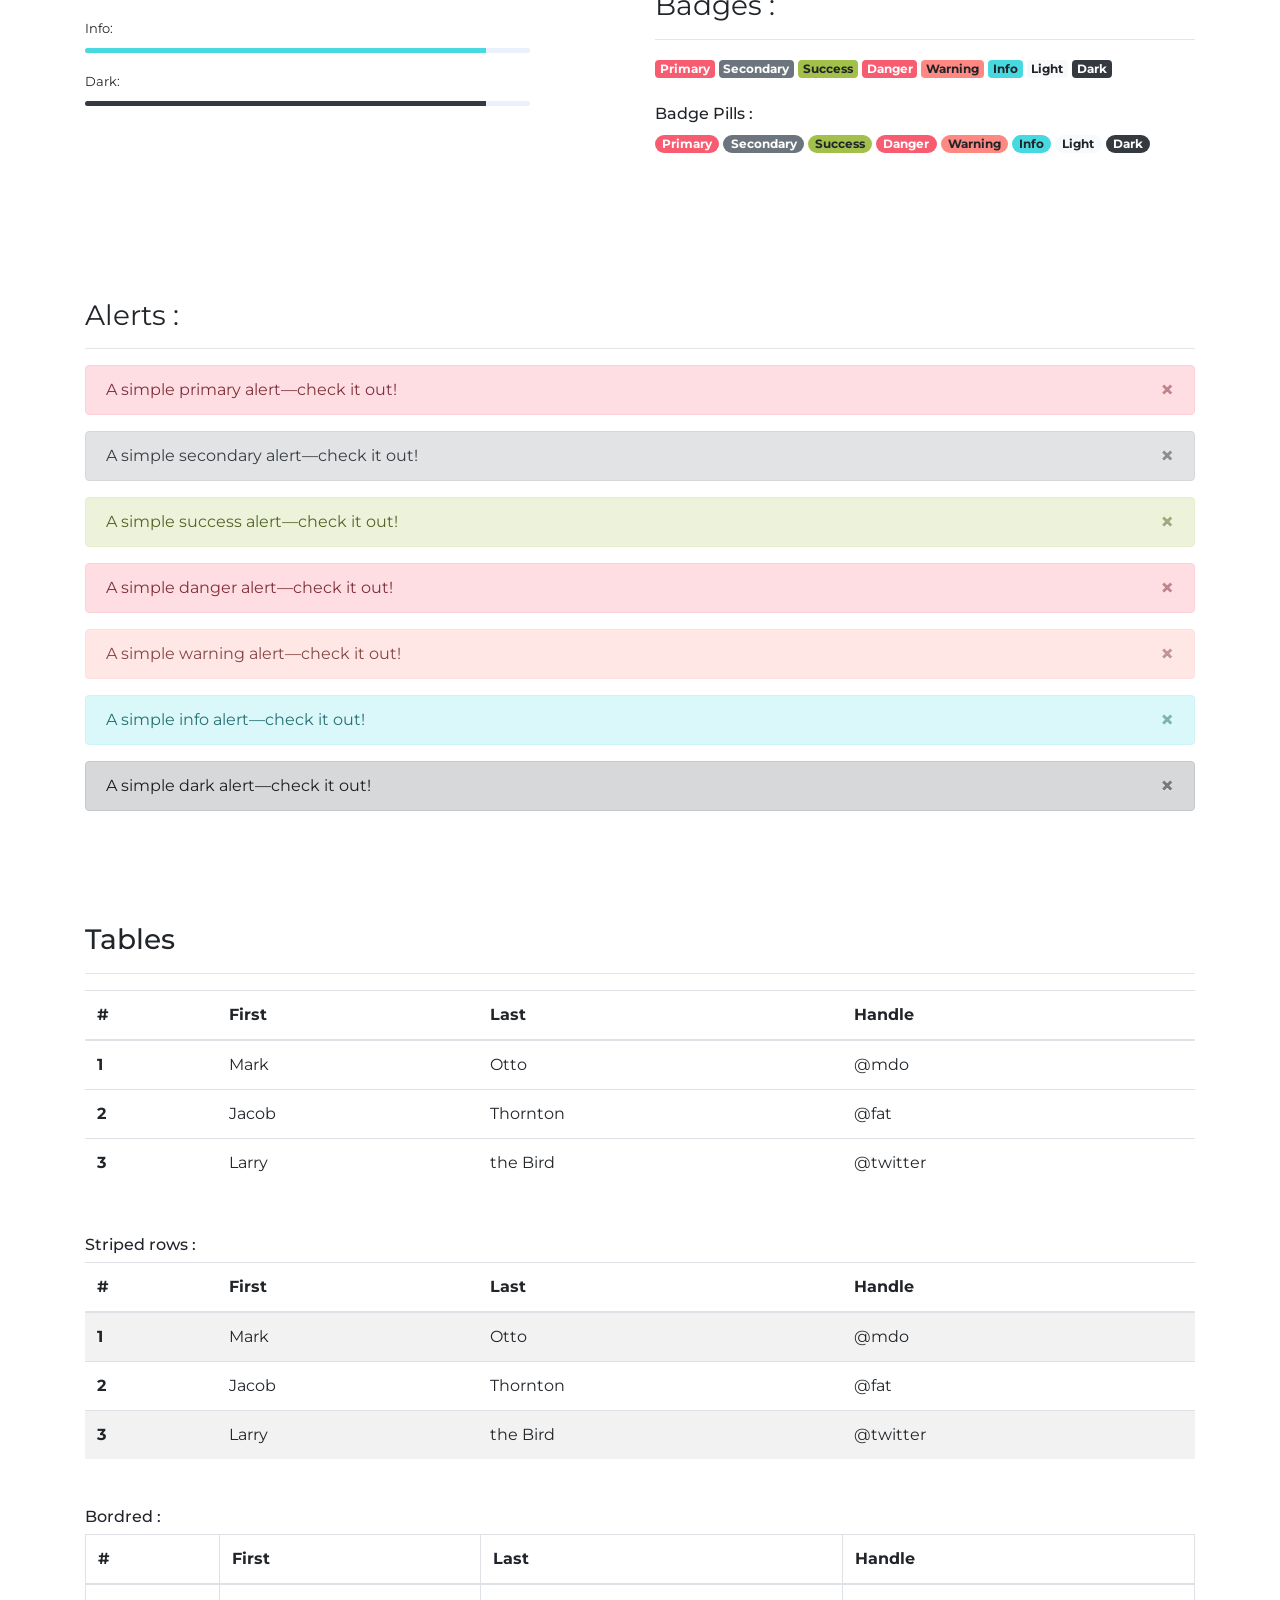
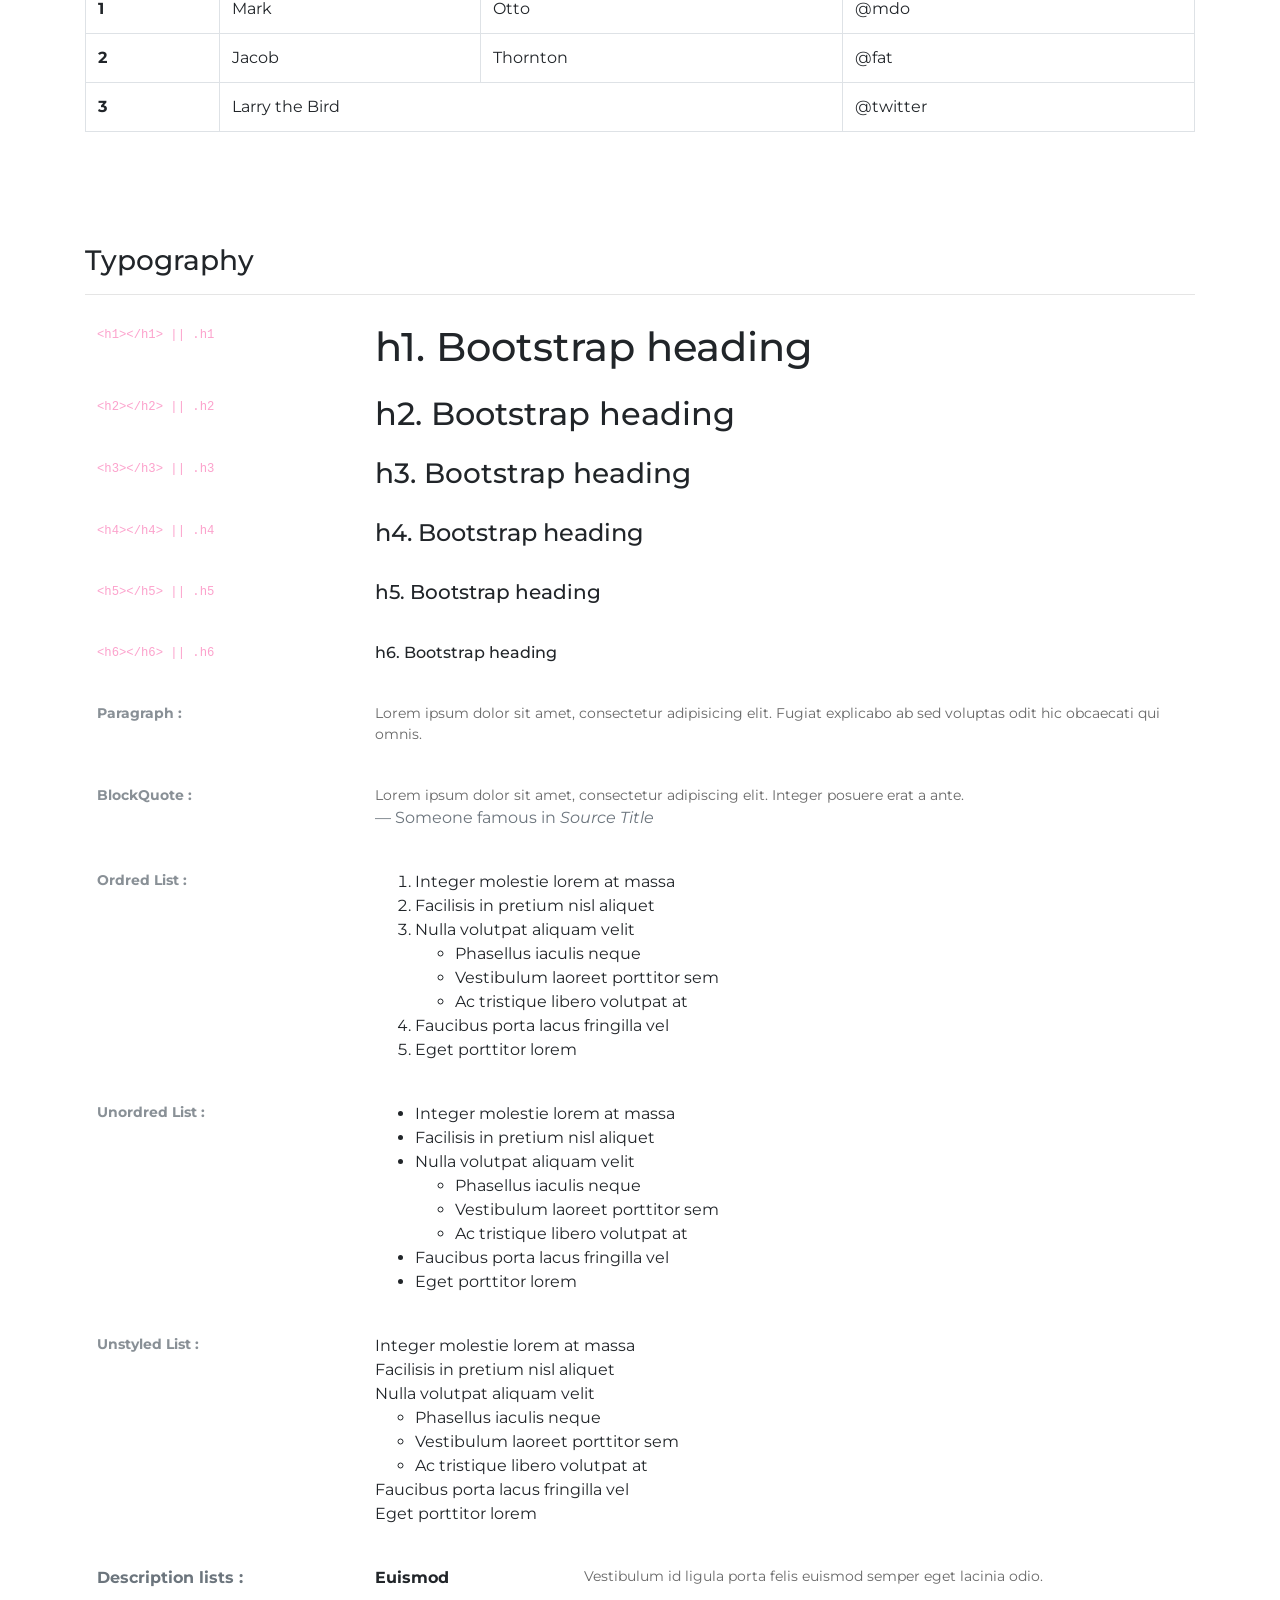
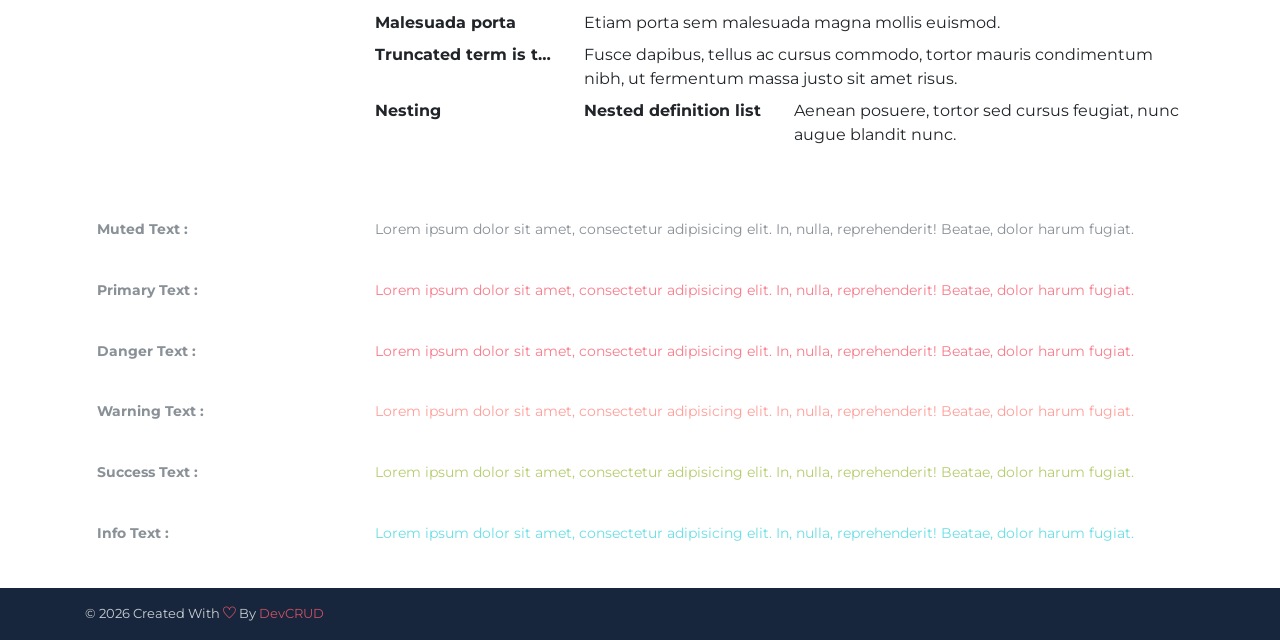
<file: aboutme/components.html>
<!DOCTYPE html>
<html lang="en">
<head>
   <meta charset="utf-8">
   <meta name="viewport" content="width=device-width, initial-scale=1, shrink-to-fit=no">
   <meta name="description" content="Start your development with JohnDoe landing page.">
   <meta name="author" content="Devcrud">
   <title>JohnDoe Landing page | Components</title>
   <link rel="icon" href="assets/imgs/favicon.png" type="image/png">
   <!-- font icons -->
   <link rel="stylesheet" href="assets/vendors/themify-icons/css/themify-icons.css">
   <!-- Bootstrap + Steller  -->
   <link rel="stylesheet" href="assets/css/johndoe.css">
</head>
<body>

   <!-- Page Header -->
   <header class="header header-mini"> 
      <div class="header-title">Components</div> 
      <nav aria-label="breadcrumb">
         <ol class="breadcrumb">
            <li class="breadcrumb-item"><a href="/">Home</a></li>
            <li class="breadcrumb-item active" aria-current="page">Components</li>
         </ol>
      </nav>
   </header> <!-- End Of Page Header -->

   <!-- main content -->
   <div class="container">

      <!-- Buttons -->
      <h3 class="mt-5">Buttons</h3>
      <hr>
      <h6 class="section-secondary-title">Styles :</h6>
      <button class="btn btn-primary">Default</button>
      <button class="btn btn-outline-primary">outline</button>
      <button class="btn btn-primary rounded">Rounded</button>
      <button class="btn btn-primary rounded"><i class="ti-thumb-up pr-1"></i> With Icon</button>
      <button class="btn btn-primary circle"><i class="ti-heart"></i></button>

      <h6 class="section-secondary-title mt-5">Sizes :</h6>
      <button class="btn btn-primary btn-lg">Large</button>
      <button class="btn btn-primary ">Regular</button>
      <button class="btn btn-primary btn-sm">Small</button>
      <button class="btn btn-primary w-sm ml-3">w-sm</button>
      <button class="btn btn-primary w-md">w-md</button>
      <button class="btn btn-primary w-lg">w-lg</button>

      <h6 class="section-secondary-title mt-5">Colors :</h6>          
      <button type="button" class="btn btn-primary">Primary</button>
      <button type="button" class="btn btn-secondary">Secondary</button>
      <button type="button" class="btn btn-success">Success</button>
      <button type="button" class="btn btn-danger">Danger</button>
      <button type="button" class="btn btn-warning">Warning</button>
      <button type="button" class="btn btn-info">Info</button>
      <button type="button" class="btn btn-light">Light</button>
      <button type="button" class="btn btn-dark">Dark</button>

      <h6 class="section-secondary-title mt-5">Buttons Tags :</h6>
      <button class="btn btn-primary" type="submit">Button</button>
      <input class="btn btn-primary" type="button" value="Input">
      <input class="btn btn-primary" type="submit" value="Submit">
      <input class="btn btn-primary" type="reset" value="Reset">
      
      <!-- devider -->
      <div class="py-5"></div>

      <!-- Inputs -->
      <h3>Inputs</h3>
      <hr>
      <div class="row mt-5">
         <div class="col-md-6">
            <h6 class="section-secondary-title">Form controls :</h6>        
            <div class="form-group">
               <input type="email" class="form-control" id="exampleFormControlInput1" placeholder="Email address">
            </div>
            <div class="form-group">
               <input type="date" class="form-control" id="exampleFormControlInput1" placeholder="Date">
            </div>
            <div class="form-group">
               <input class="form-control" type="text" placeholder="Readonly input here…" readonly>
            </div>
            <div class="form-group">
               <input class="form-control" id="disabledInput" type="text" placeholder="Disabled input here..." disabled>
            </div>
            <div class="form-group">
               <select class="form-control" id="exampleFormControlSelect1">
                  <option>Example select</option>
                  <option>1</option>
                  <option>2</option>
                  <option>3</option>
                  <option>4</option>
                  <option>5</option>
               </select>
            </div>
            <div class="form-group">
               <select multiple class="form-control" id="exampleFormControlSelect2">
                  <option>Example multiple select</option>
                  <option>1</option>
                  <option>2</option>
                  <option>3</option>
                  <option>4</option>
                  <option>5</option>
               </select>
            </div>
            <div class="form-group">
               <textarea class="form-control" id="exampleFormControlTextarea1" rows="3" placeholder="Example textarea"></textarea>
            </div>
         </div>
         <div class="col-md-6">
            <h6 class="section-secondary-title">Sizes :</h6>    
            <div class="form-group">
               <input class="form-control form-control-lg" type="text" placeholder=".form-control-lg">             
            </div>
            <div class="form-group">
               <input class="form-control" type="text" placeholder="Default input">
            </div>
            <div class="form-group">
               <input class="form-control form-control-sm" type="text" placeholder=".form-control-sm"> 
            </div>
         </div>
      </div> <!-- end of inputs -->   

      <!-- devider -->
      <div class="py-5"></div>             

      <!-- Dropdowns -->
      <h3 class="components-section-title font-weight-normal">Dropdowns</h3>
      <hr>
      <div class="dropdown d-inline-block">
         <button class="btn btn-outline-secondary dropdown-toggle" type="button" id="dropdownMenuButton" data-toggle="dropdown" aria-haspopup="true" aria-expanded="false">
         Dropdown button
         </button>
         <div class="dropdown-menu" aria-labelledby="dropdownMenuButton">
         <a class="dropdown-item" href="#">Action</a>
         <a class="dropdown-item" href="#">Another action</a>
         <a class="dropdown-item" href="#">Something else here</a>
         </div>
      </div>
      <div class="dropdown d-inline-block">
         <a class="btn btn-outline-secondary dropdown-toggle" href="#" role="button" id="dropdownMenuLink" data-toggle="dropdown" aria-haspopup="true" aria-expanded="false">
            Dropdown link
         </a>
         <div class="dropdown-menu" aria-labelledby="dropdownMenuLink">
            <a class="dropdown-item" href="#">Action</a>
            <a class="dropdown-item" href="#">Another action</a>
            <a class="dropdown-item" href="#">Something else here</a>
         </div>
      </div>
      <div class="btn-group">
         <button type="button" class="btn btn-outline-secondary">Split</button>
         <button type="button" class="btn btn-outline-secondary dropdown-toggle dropdown-toggle-split" data-toggle="dropdown" aria-haspopup="true" aria-expanded="false">
         <span class="sr-only">Toggle Dropdown</span>
         </button>
         <div class="dropdown-menu">
            <a class="dropdown-item" href="#">Action</a>
            <a class="dropdown-item" href="#">Another action</a>
            <a class="dropdown-item" href="#">Something else here</a>
            <div class="dropdown-divider"></div>
            <a class="dropdown-item" href="#">Separated link</a>
         </div>
      </div>
      <div class="btn-group">
         <button class="btn btn-outline-secondary dropdown-toggle" type="button" id="dropdownMenuButton" data-toggle="dropdown" aria-haspopup="true" aria-expanded="false">
            Form Dropdown
         </button>
         <div class="dropdown-menu form">
            <form class="px-4 py-3">
               <div class="form-group">
                  <input type="email" class="form-control" id="exampleDropdownFormEmail1" placeholder="email@example.com">
               </div>
               <div class="form-group">
                  <input type="password" class="form-control" id="exampleDropdownFormPassword1" placeholder="Password">
               </div>
               <div class="form-check mb-3">
                  <input type="checkbox" class="form-check-input" id="dropdownCheck">
                  <label class="form-check-label" for="dropdownCheck">
                     Remember me
                  </label>
               </div>
               <button type="submit" class="btn btn-primary btn-block">Sign in</button>
            </form>
            <div class="dropdown-divider"></div>
            <a class="dropdown-item" href="#"><small>New around here? Sign up</small></a>
            <a class="dropdown-item" href="#"><small>Forgot password?</small></a>
         </div>
      </div>       
      <h6 class="section-secondary-title mt-5">Directions :</h6>  
      <div class="btn-group dropup">
         <button type="button" class="btn btn-outline-secondary dropdown-toggle" data-toggle="dropdown" aria-haspopup="true" aria-expanded="false">
            Dropup
         </button>
         <div class="dropdown-menu">
            <a class="dropdown-item" href="#">Action</a>
            <a class="dropdown-item" href="#">Another action</a>
            <a class="dropdown-item" href="#">Something else here</a>
            <div class="dropdown-divider"></div>
            <a class="dropdown-item" href="#">Separated link</a>
         </div>
      </div>
      <div class="btn-group dropright">
         <button type="button" class="btn btn-outline-secondary dropdown-toggle" data-toggle="dropdown" aria-haspopup="true" aria-expanded="false">
            Dropup
         </button>
         <div class="dropdown-menu">
            <a class="dropdown-item" href="#">Action</a>
            <a class="dropdown-item" href="#">Another action</a>
            <a class="dropdown-item" href="#">Something else here</a>
            <div class="dropdown-divider"></div>
            <a class="dropdown-item" href="#">Separated link</a>
         </div>
      </div>
      <div class="btn-group">
         <button type="button" class="btn btn-outline-secondary dropdown-toggle" data-toggle="dropdown" aria-haspopup="true" aria-expanded="false">
            Dropdown
         </button>
         <div class="dropdown-menu">
            <a class="dropdown-item" href="#">Action</a>
            <a class="dropdown-item" href="#">Another action</a>
            <a class="dropdown-item" href="#">Something else here</a>
            <div class="dropdown-divider"></div>
            <a class="dropdown-item" href="#">Separated link</a>
         </div>
      </div>
      <div class="btn-group dropleft">
         <button type="button" class="btn btn-outline-secondary dropdown-toggle" data-toggle="dropdown" aria-haspopup="true" aria-expanded="false">
            Dropdown
         </button>
         <div class="dropdown-menu">
            <a class="dropdown-item" href="#">Action</a>
            <a class="dropdown-item" href="#">Another action</a>
            <a class="dropdown-item" href="#">Something else here</a>
            <div class="dropdown-divider"></div>
            <a class="dropdown-item" href="#">Separated link</a>
         </div>
      </div> <!-- end of Dropdowns -->  

      <!-- devider -->
      <div class="py-5"></div>   

      <!-- navbars -->
      <h3 class="components-section-title font-weight-normal mt-5">Navigations</h3>
      <hr>
      <nav class="navbar navbar-expand-sm navbar-dark bg-primary rounded shadow mb-3">
         <div class="container">
            <a class="navbar-brand" href="#">Primary Color</a>
            <button class="navbar-toggler ml-auto" type="button" data-toggle="collapse" data-target="#navbarSupportedContent" aria-controls="navbarSupportedContent" aria-expanded="false" aria-label="Toggle navigation">
            <span class="navbar-toggler-icon"></span>
            </button>
            <div class="collapse navbar-collapse" id="navbarSupportedContent">
               <ul class="navbar-nav ml-auto"> 
                  <li class="nav-item">
                     <a class="nav-link" href="#about">About Us</a>
                  </li>
                  <li class="nav-item">
                     <a class="nav-link" href="#service">Our Service</a>
                  </li>
                  <li class="nav-item">
                     <a class="nav-link" href="#team">Our Team</a>
                  </li>
                  <li class="nav-item">
                     <a href="#book-table" class="ml-4 mt-1 btn btn-light btn-sm">navbar button</a>
                  </li>
               </ul>                       
            </div>
         </div>
      </nav>
      <nav class="navbar navbar-expand-sm navbar-dark bg-secondary rounded shadow mb-3">
         <div class="container">
            <a class="navbar-brand" href="#">Secondary Color</a>
            <button class="navbar-toggler ml-auto" type="button" data-toggle="collapse" data-target="#navbarSupportedContent" aria-controls="navbarSupportedContent" aria-expanded="false" aria-label="Toggle navigation">
            <span class="navbar-toggler-icon"></span>
            </button>
            <div class="collapse navbar-collapse" id="navbarSupportedContent">
               <ul class="navbar-nav ml-auto"> 
                  <li class="nav-item">
                     <a class="nav-link" href="#about">About Us</a>
                  </li>
                  <li class="nav-item">
                     <a class="nav-link" href="#service">Our Service</a>
                  </li>
                  <li class="nav-item">
                     <a class="nav-link" href="#team">Our Team</a>
                  </li>
                  <li class="nav-item">
                     <a href="#book-table" class="ml-4 mt-1 btn btn-light btn-sm">navbar button</a>
                  </li>
               </ul>                       
            </div>
         </div>
      </nav>
      <nav class="navbar navbar-expand-sm navbar-dark bg-success rounded shadow mb-3">
         <div class="container">
            <a class="navbar-brand" href="#">Success Color</a>
            <button class="navbar-toggler ml-auto" type="button" data-toggle="collapse" data-target="#navbarSupportedContent" aria-controls="navbarSupportedContent" aria-expanded="false" aria-label="Toggle navigation">
            <span class="navbar-toggler-icon"></span>
            </button>
            <div class="collapse navbar-collapse" id="navbarSupportedContent">
               <ul class="navbar-nav ml-auto"> 
                  <li class="nav-item">
                     <a class="nav-link" href="#about">About Us</a>
                  </li>
                  <li class="nav-item">
                     <a class="nav-link" href="#service">Our Service</a>
                  </li>
                  <li class="nav-item">
                     <a class="nav-link" href="#team">Our Team</a>
                  </li>
                  <li class="nav-item">
                     <a href="#book-table" class="ml-4 mt-1 btn btn-light btn-sm">navbar button</a>
                  </li>
               </ul>                       
            </div>
         </div>
      </nav>
      <nav class="navbar navbar-expand-sm navbar-dark bg-info rounded shadow mb-3">
         <div class="container">
            <a class="navbar-brand" href="#">Info Color</a>
            <button class="navbar-toggler ml-auto" type="button" data-toggle="collapse" data-target="#navbarSupportedContent" aria-controls="navbarSupportedContent" aria-expanded="false" aria-label="Toggle navigation">
            <span class="navbar-toggler-icon"></span>
            </button>
            <div class="collapse navbar-collapse" id="navbarSupportedContent">
               <ul class="navbar-nav ml-auto"> 
                  <li class="nav-item">
                     <a class="nav-link" href="#about">About Us</a>
                  </li>
                  <li class="nav-item">
                     <a class="nav-link" href="#service">Our Service</a>
                  </li>
                  <li class="nav-item">
                     <a class="nav-link" href="#team">Our Team</a>
                  </li>
                  <li class="nav-item">
                     <a href="#book-table" class="ml-4 mt-1 btn btn-light btn-sm">navbar button</a>
                  </li>
               </ul>                       
            </div>
         </div>
      </nav>
      <nav class="navbar navbar-expand-sm navbar-dark bg-warning rounded shadow mb-3">
         <div class="container">
            <a class="navbar-brand" href="#">Warning Color</a>
            <button class="navbar-toggler ml-auto" type="button" data-toggle="collapse" data-target="#navbarSupportedContent" aria-controls="navbarSupportedContent" aria-expanded="false" aria-label="Toggle navigation">
            <span class="navbar-toggler-icon"></span>
            </button>
            <div class="collapse navbar-collapse" id="navbarSupportedContent">
               <ul class="navbar-nav ml-auto"> 
                  <li class="nav-item">
                     <a class="nav-link" href="#about">About Us</a>
                  </li>
                  <li class="nav-item">
                     <a class="nav-link" href="#service">Our Service</a>
                  </li>
                  <li class="nav-item">
                     <a class="nav-link" href="#team">Our Team</a>
                  </li>
                  <li class="nav-item">
                     <a href="#book-table" class="ml-4 mt-1 btn btn-light btn-sm">navbar button</a>
                  </li>
               </ul>                       
            </div>
         </div>
      </nav>
      <nav class="navbar navbar-expand-sm navbar-dark bg-danger rounded shadow mb-3">
         <div class="container">
            <a class="navbar-brand" href="#">Danger Color</a>
            <button class="navbar-toggler ml-auto" type="button" data-toggle="collapse" data-target="#navbarSupportedContent" aria-controls="navbarSupportedContent" aria-expanded="false" aria-label="Toggle navigation">
            <span class="navbar-toggler-icon"></span>
            </button>
            <div class="collapse navbar-collapse" id="navbarSupportedContent">
               <ul class="navbar-nav ml-auto"> 
                  <li class="nav-item">
                     <a class="nav-link" href="#about">About Us</a>
                  </li>
                  <li class="nav-item">
                     <a class="nav-link" href="#service">Our Service</a>
                  </li>
                  <li class="nav-item">
                     <a class="nav-link" href="#team">Our Team</a>
                  </li>
                  <li class="nav-item">
                     <a href="#book-table" class="ml-4 mt-1 btn btn-light btn-sm">navbar button</a>
                  </li>
               </ul>                       
            </div>
         </div>
      </nav>
      <nav class="navbar navbar-expand-sm navbar-dark bg-dark rounded shadow mb-3">
         <div class="container">
            <a class="navbar-brand" href="#">Dark Color</a>
            <button class="navbar-toggler ml-auto" type="button" data-toggle="collapse" data-target="#navbarSupportedContent" aria-controls="navbarSupportedContent" aria-expanded="false" aria-label="Toggle navigation">
            <span class="navbar-toggler-icon"></span>
            </button>
            <div class="collapse navbar-collapse" id="navbarSupportedContent">
               <ul class="navbar-nav ml-auto"> 
                  <li class="nav-item">
                     <a class="nav-link" href="#about">About Us</a>
                  </li>
                  <li class="nav-item">
                     <a class="nav-link" href="#service">Our Service</a>
                  </li>
                  <li class="nav-item">
                     <a class="nav-link" href="#team">Our Team</a>
                  </li>
                  <li class="nav-item">
                     <a href="#book-table" class="ml-4 mt-1 btn btn-primary btn-sm">navbar button</a>
                  </li>
               </ul>                       
            </div>
         </div>
      </nav>
      <nav class="navbar navbar-expand-sm navbar-light bg-light rounded shadow mb-3">
         <div class="container">
            <a class="navbar-brand" href="#">Dark Color</a>
            <button class="navbar-toggler ml-auto" type="button" data-toggle="collapse" data-target="#navbarSupportedContent" aria-controls="navbarSupportedContent" aria-expanded="false" aria-label="Toggle navigation">
            <span class="navbar-toggler-icon"></span>
            </button>
            <div class="collapse navbar-collapse" id="navbarSupportedContent">
               <ul class="navbar-nav ml-auto"> 
                  <li class="nav-item">
                     <a class="nav-link" href="#about">About Us</a>
                  </li>
                  <li class="nav-item">
                     <a class="nav-link" href="#service">Our Service</a>
                  </li>
                  <li class="nav-item">
                     <a class="nav-link" href="#team">Our Team</a>
                  </li>
                  <li class="nav-item">
                     <a href="#book-table" class="ml-4 mt-1 btn btn-dark btn-sm">navbar button</a>
                  </li>
               </ul>                       
            </div>
         </div>
      </nav>
      <!-- End of navbars -->

      <!-- devider -->
      <div class="py-5"></div>   
      
      <!-- progress bars -->
      <div class="row justify-content-between">
         <div class="col-md-5">
            <h3 class="components-section-title font-weight-normal mt-5">Progress Bars :</h3>
            <hr>
            <small>Default: </small>
            <div class="progress mt-2 mb-3">
               <div class="progress-bar" role="progressbar" style="width: 90%" aria-valuenow="25" aria-valuemin="0" aria-valuemax="100"></div>
            </div>
            <small>Success:</small>
            <div class="progress mt-2 mb-3">
               <div class="progress-bar bg-success" role="progressbar" style="width: 90%" aria-valuenow="25" aria-valuemin="0" aria-valuemax="100"></div>
            </div>
            <small>Danger:</small>
            <div class="progress mt-2 mb-3">
               <div class="progress-bar bg-danger" role="progressbar" style="width: 90%" aria-valuenow="25" aria-valuemin="0" aria-valuemax="100"></div>
            </div>
            <small>Warning:</small>
            <div class="progress mt-2 mb-3">
               <div class="progress-bar bg-warning" role="progressbar" style="width: 90%" aria-valuenow="25" aria-valuemin="0" aria-valuemax="100"></div>
            </div>
            <small>Info:</small>
            <div class="progress mt-2 mb-3">
               <div class="progress-bar bg-info" role="progressbar" style="width: 90%" aria-valuenow="25" aria-valuemin="0" aria-valuemax="100"></div>
            </div>
            <small>Dark:</small>
            <div class="progress mt-2 mb-3">
               <div class="progress-bar bg-dark" role="progressbar" style="width: 90%" aria-valuenow="25" aria-valuemin="0" aria-valuemax="100"></div>
            </div>
         </div>
         <div class="col-md-6">
            <h3 class="components-section-title font-weight-normal mt-5">Paginations :</h3>
            <hr>
            <nav aria-label="Page navigation example">
               <ul class="pagination pagination-sm">
                  <li class="page-item"><a class="page-link" href="#"><i class="ti-angle-double-left"></i></a></li>
                  <li class="page-item"><a class="page-link" href="#">1</a></li>
                  <li class="page-item"><a class="page-link" href="#">2</a></li>
                  <li class="page-item active"><a class="page-link" href="#">3</a></li>
                  <li class="page-item"><a class="page-link" href="#">4</a></li>
                  <li class="page-item"><a class="page-link" href="#">5</a></li>
                  <li class="page-item"><a class="page-link" href="#"><i class="ti-angle-double-right"></i></a></li>
               </ul>
            </nav>
            <nav aria-label="Page navigation example">
               <ul class="pagination">
               <li class="page-item"><a class="page-link" href="#"><i class="ti-angle-double-left"></i></a></li>
                  <li class="page-item"><a class="page-link" href="#">1</a></li>
                  <li class="page-item"><a class="page-link" href="#">2</a></li>
                  <li class="page-item active"><a class="page-link" href="#">3</a></li>
                  <li class="page-item"><a class="page-link" href="#">4</a></li>
                  <li class="page-item"><a class="page-link" href="#">5</a></li>
                  <li class="page-item"><a class="page-link" href="#"><i class="ti-angle-double-right"></i></a></li>
               </ul>
            </nav>
            <nav aria-label="Page navigation example">
               <ul class="pagination pagination-lg">
                  <li class="page-item"><a class="page-link" href="#"><i class="ti-angle-double-left"></i></a></li>
                  <li class="page-item"><a class="page-link" href="#">1</a></li>
                  <li class="page-item"><a class="page-link" href="#">2</a></li>
                  <li class="page-item active"><a class="page-link" href="#">3</a></li>
                  <li class="page-item"><a class="page-link" href="#">4</a></li>
                  <li class="page-item"><a class="page-link" href="#">5</a></li>
                  <li class="page-item"><a class="page-link" href="#"><i class="ti-angle-double-right"></i></a></li>
               </ul>
            </nav>

            <!-- Badges -->
            <h3 class="components-section-title font-weight-normal mt-5">Badges :</h3>
            <hr>
            <span class="badge badge-primary">Primary</span>
            <span class="badge badge-secondary">Secondary</span>
            <span class="badge badge-success">Success</span>
            <span class="badge badge-danger">Danger</span>
            <span class="badge badge-warning">Warning</span>
            <span class="badge badge-info">Info</span>
            <span class="badge badge-light">Light</span>
            <span class="badge badge-dark">Dark</span>
            <h6 class="section-secondary-title mt-4 mb-2">Badge Pills :</h6>
            <span class="badge badge-pill badge-primary">Primary</span>
            <span class="badge badge-pill badge-secondary">Secondary</span>
            <span class="badge badge-pill badge-success">Success</span>
            <span class="badge badge-pill badge-danger">Danger</span>
            <span class="badge badge-pill badge-warning">Warning</span>
            <span class="badge badge-pill badge-info">Info</span>
            <span class="badge badge-pill badge-light">Light</span>
            <span class="badge badge-pill badge-dark">Dark</span>
         </div>
      </div> <!-- End of Progress bars -->

      <!-- devider -->
      <div class="py-5"></div>  

      <!-- Alerts -->
      <h3 class="components-section-title font-weight-normal mt-5">Alerts :</h3>
      <hr>
      <div class="alert alert-primary alert-dismissible fade show" role="alert">
         A simple primary alert—check it out!
         <button type="button" class="close" data-dismiss="alert" aria-label="Close">
            <span aria-hidden="true">&times;</span>
         </button>
      </div>
      <div class="alert alert-secondary alert-dismissible fade show" role="alert">
         A simple secondary alert—check it out!
         <button type="button" class="close" data-dismiss="alert" aria-label="Close">
            <span aria-hidden="true">&times;</span>
         </button>
      </div>
      <div class="alert alert-success alert-dismissible fade show" role="alert">
         A simple success alert—check it out!
         <button type="button" class="close" data-dismiss="alert" aria-label="Close">
            <span aria-hidden="true">&times;</span>
         </button>
      </div>
      <div class="alert alert-danger alert-dismissible fade show" role="alert">
         A simple danger alert—check it out!
         <button type="button" class="close" data-dismiss="alert" aria-label="Close">
            <span aria-hidden="true">&times;</span>
         </button>
      </div>
      <div class="alert alert-warning alert-dismissible fade show" role="alert">
         A simple warning alert—check it out!
         <button type="button" class="close" data-dismiss="alert" aria-label="Close">
            <span aria-hidden="true">&times;</span>
         </button>
      </div>
      <div class="alert alert-info alert-dismissible fade show" role="alert">
         A simple info alert—check it out!
         <button type="button" class="close" data-dismiss="alert" aria-label="Close">
            <span aria-hidden="true">&times;</span>
         </button>
      </div>
      <div class="alert alert-dark alert-dismissible fade show" role="alert">
         A simple dark alert—check it out!
         <button type="button" class="close" data-dismiss="alert" aria-label="Close">
            <span aria-hidden="true">&times;</span>
         </button>
      </div>
      <!-- end of alerts -->

      <!-- devider -->
      <div class="py-5"></div> 
   
      <!-- tables -->
      <h3 class="components-section-title">Tables</h3>
      <hr>
      <table class="table">
         <thead>
            <tr>
               <th scope="col">#</th>
               <th scope="col">First</th>
               <th scope="col">Last</th>
               <th scope="col">Handle</th>
            </tr>
         </thead>
         <tbody>
            <tr>
               <th scope="row">1</th>
               <td>Mark</td>
               <td>Otto</td>
               <td>@mdo</td>
            </tr>
            <tr>
               <th scope="row">2</th>
               <td>Jacob</td>
               <td>Thornton</td>
               <td>@fat</td>
            </tr>
            <tr>
               <th scope="row">3</th>
               <td>Larry</td>
               <td>the Bird</td>
               <td>@twitter</td>
            </tr>
         </tbody>
      </table>

      <h6 class="section-secondary-title mt-5">Striped rows :</h6>
      <table class="table table-striped">
         <thead>
            <tr>
               <th scope="col">#</th>
               <th scope="col">First</th>
               <th scope="col">Last</th>
               <th scope="col">Handle</th>
            </tr>
         </thead>
         <tbody>
            <tr>
               <th scope="row">1</th>
               <td>Mark</td>
               <td>Otto</td>
               <td>@mdo</td>
            </tr>
            <tr>
               <th scope="row">2</th>
               <td>Jacob</td>
               <td>Thornton</td>
               <td>@fat</td>
            </tr>
            <tr>
               <th scope="row">3</th>
               <td>Larry</td>
               <td>the Bird</td>
               <td>@twitter</td>
            </tr>
         </tbody>
      </table>

      <h6 class="section-secondary-title mt-5">Bordred :</h6>
      <table class="table table-bordered">
         <thead>
            <tr>
               <th scope="col">#</th>
               <th scope="col">First</th>
               <th scope="col">Last</th>
               <th scope="col">Handle</th>
            </tr>
         </thead>
         <tbody>
            <tr>
               <th scope="row">1</th>
               <td>Mark</td>
               <td>Otto</td>
               <td>@mdo</td>
            </tr>
            <tr>
               <th scope="row">2</th>
               <td>Jacob</td>
               <td>Thornton</td>
               <td>@fat</td>
            </tr>
            <tr>
               <th scope="row">3</th>
               <td colspan="2">Larry the Bird</td>
               <td>@twitter</td>
            </tr>
         </tbody>
      </table>
      <!-- end of tables -->

      <!-- devider -->
      <div class="py-5"></div> 

      <!-- typography -->
      <h3 class="components-section-title">Typography</h3>
      <hr>
     
      <table class="table table-borderless v-align-center">
         <tbody>
            <tr>
               <td>
                  <p><code class="highlighter-rouge">&lt;h1&gt;&lt;/h1&gt; || .h1</code></p>
               </td>
               <td class="w-75"><span class="h1">h1. Bootstrap heading</span></td>
            </tr>
            <tr>
               <td>
                  <p><code class="highlighter-rouge">&lt;h2&gt;&lt;/h2&gt; || .h2</code></p>
               </td>
               <td><span class="h2">h2. Bootstrap heading</span></td>
            </tr>
            <tr>
               <td>
                  <p><code class="highlighter-rouge">&lt;h3&gt;&lt;/h3&gt; || .h3</code></p>
               </td>
               <td><span class="h3">h3. Bootstrap heading</span></td>
            </tr>
            <tr>
               <td>
                  <p><code class="highlighter-rouge">&lt;h4&gt;&lt;/h4&gt; || .h4</code></p>
               </td>
               <td><span class="h4">h4. Bootstrap heading</span></td>
            </tr>
            <tr>
               <td>
                  <p><code class="highlighter-rouge">&lt;h5&gt;&lt;/h5&gt; || .h5</code></p>
               </td>
               <td><span class="h5">h5. Bootstrap heading</span></td>
            </tr>
            <tr>
               <td>
                  <p><code class="highlighter-rouge">&lt;h6&gt;&lt;/h6&gt; || .h6</code></p>
               </td>
               <td><span class="h6">h6. Bootstrap heading</span></td>
            </tr>
            <tr>
               <td>
                  <p class="font-weight-bold text-muted">Paragraph :</p>
               </td>
               <td><p>Lorem ipsum dolor sit amet, consectetur adipisicing elit. Fugiat explicabo ab sed voluptas odit hic obcaecati qui omnis.</p></td>
            </tr>
            <tr>
               <td>
                  <p class="font-weight-bold text-muted">BlockQuote :</p>
               </td>
               <td>
                  <blockquote class="blockquote">
                     <p class="mb-0">Lorem ipsum dolor sit amet, consectetur adipiscing elit. Integer posuere erat a ante.</p>
                     <footer class="blockquote-footer">Someone famous in <cite title="Source Title">Source Title</cite></footer>
                  </blockquote>
               </td>
            </tr>

            
            <tr>
               <td><p class="font-weight-bold text-muted">Ordred List :</p></td>
               <td>
                  <ol>
                     <li>Integer molestie lorem at massa</li>
                     <li>Facilisis in pretium nisl aliquet</li>
                     <li>Nulla volutpat aliquam velit
                        <ul>
                           <li>Phasellus iaculis neque</li>
                           <li>Vestibulum laoreet porttitor sem</li>
                           <li>Ac tristique libero volutpat at</li>
                        </ul>
                     </li>
                     <li>Faucibus porta lacus fringilla vel</li>
                     <li>Eget porttitor lorem</li>
                  </ol>
               </td>
            </tr>
            <tr>
               <td><p class="font-weight-bold text-muted">Unordred List :</p></td>
               <td>
                  <ul >
                     <li>Integer molestie lorem at massa</li>
                     <li>Facilisis in pretium nisl aliquet</li>
                     <li>Nulla volutpat aliquam velit
                        <ul>
                           <li>Phasellus iaculis neque</li>
                           <li>Vestibulum laoreet porttitor sem</li>
                           <li>Ac tristique libero volutpat at</li>
                        </ul>
                     </li>
                     <li>Faucibus porta lacus fringilla vel</li>
                     <li>Eget porttitor lorem</li>
                  </ul>
               </td>
            </tr>
            <tr>
               <td><p class="font-weight-bold text-muted">Unstyled List :</p></td>
               <td>
                  <ul class="list-unstyled">
                     <li>Integer molestie lorem at massa</li>
                     <li>Facilisis in pretium nisl aliquet</li>
                     <li>Nulla volutpat aliquam velit
                        <ul>
                           <li>Phasellus iaculis neque</li>
                           <li>Vestibulum laoreet porttitor sem</li>
                           <li>Ac tristique libero volutpat at</li>
                        </ul>
                     </li>
                     <li>Faucibus porta lacus fringilla vel</li>
                     <li>Eget porttitor lorem</li>
                  </ul>
               </td>
            </tr>
            <tr>
               <td class="font-weight-bold text-muted">Description lists : </td>
               <td>
                  <dl class="row">
                     <dt class="col-sm-3">Euismod</dt>
                     <dd class="col-sm-9">
                        <p>Vestibulum id ligula porta felis euismod semper eget lacinia odio.</p>
                     </dd>

                     <dt class="col-sm-3">Malesuada porta</dt>
                     <dd class="col-sm-9">Etiam porta sem malesuada magna mollis euismod.</dd>

                     <dt class="col-sm-3 text-truncate">Truncated term is truncated</dt>
                     <dd class="col-sm-9">Fusce dapibus, tellus ac cursus commodo, tortor mauris condimentum nibh, ut fermentum massa justo sit amet risus.</dd>

                     <dt class="col-sm-3">Nesting</dt>
                     <dd class="col-sm-9">
                        <dl class="row">
                           <dt class="col-sm-4">Nested definition list</dt>
                           <dd class="col-sm-8">Aenean posuere, tortor sed cursus feugiat, nunc augue blandit nunc.</dd>
                        </dl>
                     </dd>
                  </dl>
               </td>
            </tr>
            <tr>
               <td>
                  <p class="font-weight-bold text-muted">Muted Text :</p>
               </td>
               <td>
                  <p class="text-muted">Lorem ipsum dolor sit amet, consectetur adipisicing elit. In, nulla, reprehenderit! Beatae, dolor harum fugiat.</p>
               </td>
            </tr>
            <tr>
               <td>
                  <p class="font-weight-bold text-muted">Primary Text :</p>
               </td>
               <td>
                  <p class="text-primary">Lorem ipsum dolor sit amet, consectetur adipisicing elit. In, nulla, reprehenderit! Beatae, dolor harum fugiat.</p>
               </td>
            </tr>
            <tr>
               <td>
                  <p class="font-weight-bold text-muted">Danger Text :</p>
               </td>
               <td>
                  <p class="text-danger">Lorem ipsum dolor sit amet, consectetur adipisicing elit. In, nulla, reprehenderit! Beatae, dolor harum fugiat.</p>
               </td>
            </tr>
            <tr>
               <td>
                  <p class="font-weight-bold text-muted">Warning Text :</p>
               </td>
               <td>
                  <p class="text-warning">Lorem ipsum dolor sit amet, consectetur adipisicing elit. In, nulla, reprehenderit! Beatae, dolor harum fugiat.</p>
               </td>
            </tr>
            <tr>
               <td>
                  <p class="font-weight-bold text-muted">Success Text :</p>
               </td>
               <td>
                  <p class="text-success">Lorem ipsum dolor sit amet, consectetur adipisicing elit. In, nulla, reprehenderit! Beatae, dolor harum fugiat.</p>
               </td>
            </tr>
            <tr>
               <td>
                  <p class="font-weight-bold text-muted">Info Text :</p>
               </td>
               <td>
                  <p class="text-info">Lorem ipsum dolor sit amet, consectetur adipisicing elit. In, nulla, reprehenderit! Beatae, dolor harum fugiat.</p>
               </td>
            </tr>
         </tbody>
      </table>
   </div>
   <!-- end of typography -->

   <!-- Page Footer -->
   <footer class="footer py-3">
        <div class="container">
            <p class="small mb-0 text-light">
                &copy; <script>document.write(new Date().getFullYear())</script> Created With <i class="ti-heart text-danger"></i> By <a href="http://devcrud.com" target="_blank"><span class="text-danger" title="Bootstrap 4 Themes and Dashboards">DevCRUD</span></a> 
            </p>
        </div>
    </footer>
   <!-- End of Page Footer -->  
   
   <!-- core  -->
   <script src="assets/vendors/jquery/jquery-3.4.1.js"></script>
   <script src="assets/vendors/bootstrap/bootstrap.bundle.js"></script>

</body>
</html>
</file>
<file: aboutme/assets/vendors/themify-icons/css/themify-icons.css>
@font-face {
	font-family: 'themify';
	src:url("../fonts/themify.eot?-fvbane");
	src:url("../fonts/themify.eot?#iefix-fvbane") format("embedded-opentype"),
		url("../fonts/themify.woff?-fvbane") format("woff"),
		url("../fonts/themify.ttf?-fvbane") format("truetype"),
		url("../fonts/themify.svg?-fvbane#themify") format("svg");
	font-weight: normal;
	font-style: normal;
}

[class^="ti-"], [class*=" ti-"] {
	font-family: 'themify';
	speak: none;
	font-style: normal;
	font-weight: normal;
	font-variant: normal;
	text-transform: none;
	line-height: 1;

	/* Better Font Rendering =========== */
	-webkit-font-smoothing: antialiased;
	-moz-osx-font-smoothing: grayscale;
}

.ti-wand:before {
	content: "\e600";
}
.ti-volume:before {
	content: "\e601";
}
.ti-user:before {
	content: "\e602";
}
.ti-unlock:before {
	content: "\e603";
}
.ti-unlink:before {
	content: "\e604";
}
.ti-trash:before {
	content: "\e605";
}
.ti-thought:before {
	content: "\e606";
}
.ti-target:before {
	content: "\e607";
}
.ti-tag:before {
	content: "\e608";
}
.ti-tablet:before {
	content: "\e609";
}
.ti-star:before {
	content: "\e60a";
}
.ti-spray:before {
	content: "\e60b";
}
.ti-signal:before {
	content: "\e60c";
}
.ti-shopping-cart:before {
	content: "\e60d";
}
.ti-shopping-cart-full:before {
	content: "\e60e";
}
.ti-settings:before {
	content: "\e60f";
}
.ti-search:before {
	content: "\e610";
}
.ti-zoom-in:before {
	content: "\e611";
}
.ti-zoom-out:before {
	content: "\e612";
}
.ti-cut:before {
	content: "\e613";
}
.ti-ruler:before {
	content: "\e614";
}
.ti-ruler-pencil:before {
	content: "\e615";
}
.ti-ruler-alt:before {
	content: "\e616";
}
.ti-bookmark:before {
	content: "\e617";
}
.ti-bookmark-alt:before {
	content: "\e618";
}
.ti-reload:before {
	content: "\e619";
}
.ti-plus:before {
	content: "\e61a";
}
.ti-pin:before {
	content: "\e61b";
}
.ti-pencil:before {
	content: "\e61c";
}
.ti-pencil-alt:before {
	content: "\e61d";
}
.ti-paint-roller:before {
	content: "\e61e";
}
.ti-paint-bucket:before {
	content: "\e61f";
}
.ti-na:before {
	content: "\e620";
}
.ti-mobile:before {
	content: "\e621";
}
.ti-minus:before {
	content: "\e622";
}
.ti-medall:before {
	content: "\e623";
}
.ti-medall-alt:before {
	content: "\e624";
}
.ti-marker:before {
	content: "\e625";
}
.ti-marker-alt:before {
	content: "\e626";
}
.ti-arrow-up:before {
	content: "\e627";
}
.ti-arrow-right:before {
	content: "\e628";
}
.ti-arrow-left:before {
	content: "\e629";
}
.ti-arrow-down:before {
	content: "\e62a";
}
.ti-lock:before {
	content: "\e62b";
}
.ti-location-arrow:before {
	content: "\e62c";
}
.ti-link:before {
	content: "\e62d";
}
.ti-layout:before {
	content: "\e62e";
}
.ti-layers:before {
	content: "\e62f";
}
.ti-layers-alt:before {
	content: "\e630";
}
.ti-key:before {
	content: "\e631";
}
.ti-import:before {
	content: "\e632";
}
.ti-image:before {
	content: "\e633";
}
.ti-heart:before {
	content: "\e634";
}
.ti-heart-broken:before {
	content: "\e635";
}
.ti-hand-stop:before {
	content: "\e636";
}
.ti-hand-open:before {
	content: "\e637";
}
.ti-hand-drag:before {
	content: "\e638";
}
.ti-folder:before {
	content: "\e639";
}
.ti-flag:before {
	content: "\e63a";
}
.ti-flag-alt:before {
	content: "\e63b";
}
.ti-flag-alt-2:before {
	content: "\e63c";
}
.ti-eye:before {
	content: "\e63d";
}
.ti-export:before {
	content: "\e63e";
}
.ti-exchange-vertical:before {
	content: "\e63f";
}
.ti-desktop:before {
	content: "\e640";
}
.ti-cup:before {
	content: "\e641";
}
.ti-crown:before {
	content: "\e642";
}
.ti-comments:before {
	content: "\e643";
}
.ti-comment:before {
	content: "\e644";
}
.ti-comment-alt:before {
	content: "\e645";
}
.ti-close:before {
	content: "\e646";
}
.ti-clip:before {
	content: "\e647";
}
.ti-angle-up:before {
	content: "\e648";
}
.ti-angle-right:before {
	content: "\e649";
}
.ti-angle-left:before {
	content: "\e64a";
}
.ti-angle-down:before {
	content: "\e64b";
}
.ti-check:before {
	content: "\e64c";
}
.ti-check-box:before {
	content: "\e64d";
}
.ti-camera:before {
	content: "\e64e";
}
.ti-announcement:before {
	content: "\e64f";
}
.ti-brush:before {
	content: "\e650";
}
.ti-briefcase:before {
	content: "\e651";
}
.ti-bolt:before {
	content: "\e652";
}
.ti-bolt-alt:before {
	content: "\e653";
}
.ti-blackboard:before {
	content: "\e654";
}
.ti-bag:before {
	content: "\e655";
}
.ti-move:before {
	content: "\e656";
}
.ti-arrows-vertical:before {
	content: "\e657";
}
.ti-arrows-horizontal:before {
	content: "\e658";
}
.ti-fullscreen:before {
	content: "\e659";
}
.ti-arrow-top-right:before {
	content: "\e65a";
}
.ti-arrow-top-left:before {
	content: "\e65b";
}
.ti-arrow-circle-up:before {
	content: "\e65c";
}
.ti-arrow-circle-right:before {
	content: "\e65d";
}
.ti-arrow-circle-left:before {
	content: "\e65e";
}
.ti-arrow-circle-down:before {
	content: "\e65f";
}
.ti-angle-double-up:before {
	content: "\e660";
}
.ti-angle-double-right:before {
	content: "\e661";
}
.ti-angle-double-left:before {
	content: "\e662";
}
.ti-angle-double-down:before {
	content: "\e663";
}
.ti-zip:before {
	content: "\e664";
}
.ti-world:before {
	content: "\e665";
}
.ti-wheelchair:before {
	content: "\e666";
}
.ti-view-list:before {
	content: "\e667";
}
.ti-view-list-alt:before {
	content: "\e668";
}
.ti-view-grid:before {
	content: "\e669";
}
.ti-uppercase:before {
	content: "\e66a";
}
.ti-upload:before {
	content: "\e66b";
}
.ti-underline:before {
	content: "\e66c";
}
.ti-truck:before {
	content: "\e66d";
}
.ti-timer:before {
	content: "\e66e";
}
.ti-ticket:before {
	content: "\e66f";
}
.ti-thumb-up:before {
	content: "\e670";
}
.ti-thumb-down:before {
	content: "\e671";
}
.ti-text:before {
	content: "\e672";
}
.ti-stats-up:before {
	content: "\e673";
}
.ti-stats-down:before {
	content: "\e674";
}
.ti-split-v:before {
	content: "\e675";
}
.ti-split-h:before {
	content: "\e676";
}
.ti-smallcap:before {
	content: "\e677";
}
.ti-shine:before {
	content: "\e678";
}
.ti-shift-right:before {
	content: "\e679";
}
.ti-shift-left:before {
	content: "\e67a";
}
.ti-shield:before {
	content: "\e67b";
}
.ti-notepad:before {
	content: "\e67c";
}
.ti-server:before {
	content: "\e67d";
}
.ti-quote-right:before {
	content: "\e67e";
}
.ti-quote-left:before {
	content: "\e67f";
}
.ti-pulse:before {
	content: "\e680";
}
.ti-printer:before {
	content: "\e681";
}
.ti-power-off:before {
	content: "\e682";
}
.ti-plug:before {
	content: "\e683";
}
.ti-pie-chart:before {
	content: "\e684";
}
.ti-paragraph:before {
	content: "\e685";
}
.ti-panel:before {
	content: "\e686";
}
.ti-package:before {
	content: "\e687";
}
.ti-music:before {
	content: "\e688";
}
.ti-music-alt:before {
	content: "\e689";
}
.ti-mouse:before {
	content: "\e68a";
}
.ti-mouse-alt:before {
	content: "\e68b";
}
.ti-money:before {
	content: "\e68c";
}
.ti-microphone:before {
	content: "\e68d";
}
.ti-menu:before {
	content: "\e68e";
}
.ti-menu-alt:before {
	content: "\e68f";
}
.ti-map:before {
	content: "\e690";
}
.ti-map-alt:before {
	content: "\e691";
}
.ti-loop:before {
	content: "\e692";
}
.ti-location-pin:before {
	content: "\e693";
}
.ti-list:before {
	content: "\e694";
}
.ti-light-bulb:before {
	content: "\e695";
}
.ti-Italic:before {
	content: "\e696";
}
.ti-info:before {
	content: "\e697";
}
.ti-infinite:before {
	content: "\e698";
}
.ti-id-badge:before {
	content: "\e699";
}
.ti-hummer:before {
	content: "\e69a";
}
.ti-home:before {
	content: "\e69b";
}
.ti-help:before {
	content: "\e69c";
}
.ti-headphone:before {
	content: "\e69d";
}
.ti-harddrives:before {
	content: "\e69e";
}
.ti-harddrive:before {
	content: "\e69f";
}
.ti-gift:before {
	content: "\e6a0";
}
.ti-game:before {
	content: "\e6a1";
}
.ti-filter:before {
	content: "\e6a2";
}
.ti-files:before {
	content: "\e6a3";
}
.ti-file:before {
	content: "\e6a4";
}
.ti-eraser:before {
	content: "\e6a5";
}
.ti-envelope:before {
	content: "\e6a6";
}
.ti-download:before {
	content: "\e6a7";
}
.ti-direction:before {
	content: "\e6a8";
}
.ti-direction-alt:before {
	content: "\e6a9";
}
.ti-dashboard:before {
	content: "\e6aa";
}
.ti-control-stop:before {
	content: "\e6ab";
}
.ti-control-shuffle:before {
	content: "\e6ac";
}
.ti-control-play:before {
	content: "\e6ad";
}
.ti-control-pause:before {
	content: "\e6ae";
}
.ti-control-forward:before {
	content: "\e6af";
}
.ti-control-backward:before {
	content: "\e6b0";
}
.ti-cloud:before {
	content: "\e6b1";
}
.ti-cloud-up:before {
	content: "\e6b2";
}
.ti-cloud-down:before {
	content: "\e6b3";
}
.ti-clipboard:before {
	content: "\e6b4";
}
.ti-car:before {
	content: "\e6b5";
}
.ti-calendar:before {
	content: "\e6b6";
}
.ti-book:before {
	content: "\e6b7";
}
.ti-bell:before {
	content: "\e6b8";
}
.ti-basketball:before {
	content: "\e6b9";
}
.ti-bar-chart:before {
	content: "\e6ba";
}
.ti-bar-chart-alt:before {
	content: "\e6bb";
}
.ti-back-right:before {
	content: "\e6bc";
}
.ti-back-left:before {
	content: "\e6bd";
}
.ti-arrows-corner:before {
	content: "\e6be";
}
.ti-archive:before {
	content: "\e6bf";
}
.ti-anchor:before {
	content: "\e6c0";
}
.ti-align-right:before {
	content: "\e6c1";
}
.ti-align-left:before {
	content: "\e6c2";
}
.ti-align-justify:before {
	content: "\e6c3";
}
.ti-align-center:before {
	content: "\e6c4";
}
.ti-alert:before {
	content: "\e6c5";
}
.ti-alarm-clock:before {
	content: "\e6c6";
}
.ti-agenda:before {
	content: "\e6c7";
}
.ti-write:before {
	content: "\e6c8";
}
.ti-window:before {
	content: "\e6c9";
}
.ti-widgetized:before {
	content: "\e6ca";
}
.ti-widget:before {
	content: "\e6cb";
}
.ti-widget-alt:before {
	content: "\e6cc";
}
.ti-wallet:before {
	content: "\e6cd";
}
.ti-video-clapper:before {
	content: "\e6ce";
}
.ti-video-camera:before {
	content: "\e6cf";
}
.ti-vector:before {
	content: "\e6d0";
}
.ti-themify-logo:before {
	content: "\e6d1";
}
.ti-themify-favicon:before {
	content: "\e6d2";
}
.ti-themify-favicon-alt:before {
	content: "\e6d3";
}
.ti-support:before {
	content: "\e6d4";
}
.ti-stamp:before {
	content: "\e6d5";
}
.ti-split-v-alt:before {
	content: "\e6d6";
}
.ti-slice:before {
	content: "\e6d7";
}
.ti-shortcode:before {
	content: "\e6d8";
}
.ti-shift-right-alt:before {
	content: "\e6d9";
}
.ti-shift-left-alt:before {
	content: "\e6da";
}
.ti-ruler-alt-2:before {
	content: "\e6db";
}
.ti-receipt:before {
	content: "\e6dc";
}
.ti-pin2:before {
	content: "\e6dd";
}
.ti-pin-alt:before {
	content: "\e6de";
}
.ti-pencil-alt2:before {
	content: "\e6df";
}
.ti-palette:before {
	content: "\e6e0";
}
.ti-more:before {
	content: "\e6e1";
}
.ti-more-alt:before {
	content: "\e6e2";
}
.ti-microphone-alt:before {
	content: "\e6e3";
}
.ti-magnet:before {
	content: "\e6e4";
}
.ti-line-double:before {
	content: "\e6e5";
}
.ti-line-dotted:before {
	content: "\e6e6";
}
.ti-line-dashed:before {
	content: "\e6e7";
}
.ti-layout-width-full:before {
	content: "\e6e8";
}
.ti-layout-width-default:before {
	content: "\e6e9";
}
.ti-layout-width-default-alt:before {
	content: "\e6ea";
}
.ti-layout-tab:before {
	content: "\e6eb";
}
.ti-layout-tab-window:before {
	content: "\e6ec";
}
.ti-layout-tab-v:before {
	content: "\e6ed";
}
.ti-layout-tab-min:before {
	content: "\e6ee";
}
.ti-layout-slider:before {
	content: "\e6ef";
}
.ti-layout-slider-alt:before {
	content: "\e6f0";
}
.ti-layout-sidebar-right:before {
	content: "\e6f1";
}
.ti-layout-sidebar-none:before {
	content: "\e6f2";
}
.ti-layout-sidebar-left:before {
	content: "\e6f3";
}
.ti-layout-placeholder:before {
	content: "\e6f4";
}
.ti-layout-menu:before {
	content: "\e6f5";
}
.ti-layout-menu-v:before {
	content: "\e6f6";
}
.ti-layout-menu-separated:before {
	content: "\e6f7";
}
.ti-layout-menu-full:before {
	content: "\e6f8";
}
.ti-layout-media-right-alt:before {
	content: "\e6f9";
}
.ti-layout-media-right:before {
	content: "\e6fa";
}
.ti-layout-media-overlay:before {
	content: "\e6fb";
}
.ti-layout-media-overlay-alt:before {
	content: "\e6fc";
}
.ti-layout-media-overlay-alt-2:before {
	content: "\e6fd";
}
.ti-layout-media-left-alt:before {
	content: "\e6fe";
}
.ti-layout-media-left:before {
	content: "\e6ff";
}
.ti-layout-media-center-alt:before {
	content: "\e700";
}
.ti-layout-media-center:before {
	content: "\e701";
}
.ti-layout-list-thumb:before {
	content: "\e702";
}
.ti-layout-list-thumb-alt:before {
	content: "\e703";
}
.ti-layout-list-post:before {
	content: "\e704";
}
.ti-layout-list-large-image:before {
	content: "\e705";
}
.ti-layout-line-solid:before {
	content: "\e706";
}
.ti-layout-grid4:before {
	content: "\e707";
}
.ti-layout-grid3:before {
	content: "\e708";
}
.ti-layout-grid2:before {
	content: "\e709";
}
.ti-layout-grid2-thumb:before {
	content: "\e70a";
}
.ti-layout-cta-right:before {
	content: "\e70b";
}
.ti-layout-cta-left:before {
	content: "\e70c";
}
.ti-layout-cta-center:before {
	content: "\e70d";
}
.ti-layout-cta-btn-right:before {
	content: "\e70e";
}
.ti-layout-cta-btn-left:before {
	content: "\e70f";
}
.ti-layout-column4:before {
	content: "\e710";
}
.ti-layout-column3:before {
	content: "\e711";
}
.ti-layout-column2:before {
	content: "\e712";
}
.ti-layout-accordion-separated:before {
	content: "\e713";
}
.ti-layout-accordion-merged:before {
	content: "\e714";
}
.ti-layout-accordion-list:before {
	content: "\e715";
}
.ti-ink-pen:before {
	content: "\e716";
}
.ti-info-alt:before {
	content: "\e717";
}
.ti-help-alt:before {
	content: "\e718";
}
.ti-headphone-alt:before {
	content: "\e719";
}
.ti-hand-point-up:before {
	content: "\e71a";
}
.ti-hand-point-right:before {
	content: "\e71b";
}
.ti-hand-point-left:before {
	content: "\e71c";
}
.ti-hand-point-down:before {
	content: "\e71d";
}
.ti-gallery:before {
	content: "\e71e";
}
.ti-face-smile:before {
	content: "\e71f";
}
.ti-face-sad:before {
	content: "\e720";
}
.ti-credit-card:before {
	content: "\e721";
}
.ti-control-skip-forward:before {
	content: "\e722";
}
.ti-control-skip-backward:before {
	content: "\e723";
}
.ti-control-record:before {
	content: "\e724";
}
.ti-control-eject:before {
	content: "\e725";
}
.ti-comments-smiley:before {
	content: "\e726";
}
.ti-brush-alt:before {
	content: "\e727";
}
.ti-youtube:before {
	content: "\e728";
}
.ti-vimeo:before {
	content: "\e729";
}
.ti-twitter:before {
	content: "\e72a";
}
.ti-time:before {
	content: "\e72b";
}
.ti-tumblr:before {
	content: "\e72c";
}
.ti-skype:before {
	content: "\e72d";
}
.ti-share:before {
	content: "\e72e";
}
.ti-share-alt:before {
	content: "\e72f";
}
.ti-rocket:before {
	content: "\e730";
}
.ti-pinterest:before {
	content: "\e731";
}
.ti-new-window:before {
	content: "\e732";
}
.ti-microsoft:before {
	content: "\e733";
}
.ti-list-ol:before {
	content: "\e734";
}
.ti-linkedin:before {
	content: "\e735";
}
.ti-layout-sidebar-2:before {
	content: "\e736";
}
.ti-layout-grid4-alt:before {
	content: "\e737";
}
.ti-layout-grid3-alt:before {
	content: "\e738";
}
.ti-layout-grid2-alt:before {
	content: "\e739";
}
.ti-layout-column4-alt:before {
	content: "\e73a";
}
.ti-layout-column3-alt:before {
	content: "\e73b";
}
.ti-layout-column2-alt:before {
	content: "\e73c";
}
.ti-instagram:before {
	content: "\e73d";
}
.ti-google:before {
	content: "\e73e";
}
.ti-github:before {
	content: "\e73f";
}
.ti-flickr:before {
	content: "\e740";
}
.ti-facebook:before {
	content: "\e741";
}
.ti-dropbox:before {
	content: "\e742";
}
.ti-dribbble:before {
	content: "\e743";
}
.ti-apple:before {
	content: "\e744";
}
.ti-android:before {
	content: "\e745";
}
.ti-save:before {
	content: "\e746";
}
.ti-save-alt:before {
	content: "\e747";
}
.ti-yahoo:before {
	content: "\e748";
}
.ti-wordpress:before {
	content: "\e749";
}
.ti-vimeo-alt:before {
	content: "\e74a";
}
.ti-twitter-alt:before {
	content: "\e74b";
}
.ti-tumblr-alt:before {
	content: "\e74c";
}
.ti-trello:before {
	content: "\e74d";
}
.ti-stack-overflow:before {
	content: "\e74e";
}
.ti-soundcloud:before {
	content: "\e74f";
}
.ti-sharethis:before {
	content: "\e750";
}
.ti-sharethis-alt:before {
	content: "\e751";
}
.ti-reddit:before {
	content: "\e752";
}
.ti-pinterest-alt:before {
	content: "\e753";
}
.ti-microsoft-alt:before {
	content: "\e754";
}
.ti-linux:before {
	content: "\e755";
}
.ti-jsfiddle:before {
	content: "\e756";
}
.ti-joomla:before {
	content: "\e757";
}
.ti-html5:before {
	content: "\e758";
}
.ti-flickr-alt:before {
	content: "\e759";
}
.ti-email:before {
	content: "\e75a";
}
.ti-drupal:before {
	content: "\e75b";
}
.ti-dropbox-alt:before {
	content: "\e75c";
}
.ti-css3:before {
	content: "\e75d";
}
.ti-rss:before {
	content: "\e75e";
}
.ti-rss-alt:before {
	content: "\e75f";
}
</file>
<file: aboutme/assets/css/johndoe.css>
@charset "UTF-8";
/*!
=========================================================
* JohnDoe Landing page
=========================================================

* Copyright: 2019 DevCRUD (https://devcrud.com)
* Licensed: (https://devcrud.com/licenses)
* Coded by www.devcrud.com

=========================================================

* The above copyright notice and this permission notice shall be included in all copies or substantial portions of the Software.
*/

@import url("https://fonts.googleapis.com/css?family=Montserrat:200,200i,300,300i,400,400i,500,500i,600,600i,700,700i,800,800i,900,900i&display=swap");

:root {
  --blue: #79A9F5;
  --indigo: #C45F90;
  --purple: #A16AE8;
  --pink: #FC8BC0;
  --red: #F85C70;
  --orange: #FF8882;
  --yellow: #FAD02C;
  --green: #A3C14A;
  --teal: #20c997;
  --cyan: #47D8E0;
  --white: #fff;
  --gray: #6c757d;
  --gray-dark: #343a40;
  --primary: #F85C70;
  --secondary: #6c757d;
  --success: #A3C14A;
  --info: #47D8E0;
  --warning: #FF8882;
  --danger: #F85C70;
  --light: #f8f9fa;
  --dark: #343a40;
  --breakpoint-xs: 0;
  --breakpoint-sm: 576px;
  --breakpoint-md: 768px;
  --breakpoint-lg: 992px;
  --breakpoint-xl: 1200px;
  --font-family-sans-serif: Montserrat, sans-serif;
  --font-family-monospace: SFMono-Regular, Menlo, Monaco, Consolas, "Liberation Mono", "Courier New", monospace;
}

*,
*::before,
*::after {
  box-sizing: border-box;
}

html {
  font-family: sans-serif;
  line-height: 1.15;
  -webkit-text-size-adjust: 100%;
  -webkit-tap-highlight-color: rgba(0, 0, 0, 0);
}

article, aside, figcaption, figure, footer, header, hgroup, main, nav, section {
  display: block;
}

body {
  margin: 0;
  font-family: Montserrat, sans-serif;
  font-size: 1rem;
  font-weight: 400;
  line-height: 1.5;
  color: #212529;
  text-align: left;
  background-color: #fff;
}

[tabindex="-1"]:focus {
  outline: 0 !important;
}

hr {
  box-sizing: content-box;
  height: 0;
  overflow: visible;
}

h1, h2, h3, h4, h5, h6 {
  margin-top: 0;
  margin-bottom: 0.5rem;
}

p {
  margin-top: 0;
  margin-bottom: 1rem;
}

abbr[title],
abbr[data-original-title] {
  text-decoration: underline;
  -webkit-text-decoration: underline dotted;
          text-decoration: underline dotted;
  cursor: help;
  border-bottom: 0;
  -webkit-text-decoration-skip-ink: none;
          text-decoration-skip-ink: none;
}

address {
  margin-bottom: 1rem;
  font-style: normal;
  line-height: inherit;
}

ol,
ul,
dl {
  margin-top: 0;
  margin-bottom: 1rem;
}

ol ol,
ul ul,
ol ul,
ul ol {
  margin-bottom: 0;
}

dt {
  font-weight: 700;
}

dd {
  margin-bottom: .5rem;
  margin-left: 0;
}

blockquote {
  margin: 0 0 1rem;
}

b,
strong {
  font-weight: bolder;
}

small {
  font-size: 80%;
}

sub,
sup {
  position: relative;
  font-size: 75%;
  line-height: 0;
  vertical-align: baseline;
}

sub {
  bottom: -.25em;
}

sup {
  top: -.5em;
}

a {
  color: #F85C70;
  text-decoration: none;
  background-color: transparent;
}

a:hover {
  color: #f51330;
  text-decoration: none;
}

a:not([href]):not([tabindex]) {
  color: inherit;
  text-decoration: none;
}

a:not([href]):not([tabindex]):hover, a:not([href]):not([tabindex]):focus {
  color: inherit;
  text-decoration: none;
}

a:not([href]):not([tabindex]):focus {
  outline: 0;
}

pre,
code,
kbd,
samp {
  font-family: SFMono-Regular, Menlo, Monaco, Consolas, "Liberation Mono", "Courier New", monospace;
  font-size: 1em;
}

pre {
  margin-top: 0;
  margin-bottom: 1rem;
  overflow: auto;
}

figure {
  margin: 0 0 1rem;
}

img {
  vertical-align: middle;
  border-style: none;
}

svg {
  overflow: hidden;
  vertical-align: middle;
}

table {
  border-collapse: collapse;
}

caption {
  padding-top: 0.75rem;
  padding-bottom: 0.75rem;
  color: #6c757d;
  text-align: left;
  caption-side: bottom;
}

th {
  text-align: inherit;
}

label {
  display: inline-block;
  margin-bottom: 0.5rem;
}

button {
  border-radius: 0;
}

button:focus {
  outline: 1px dotted;
  outline: 5px auto -webkit-focus-ring-color;
}

input,
button,
select,
optgroup,
textarea {
  margin: 0;
  font-family: inherit;
  font-size: inherit;
  line-height: inherit;
}

button,
input {
  overflow: visible;
}

button,
select {
  text-transform: none;
}

select {
  word-wrap: normal;
}

button,
[type="button"],
[type="reset"],
[type="submit"] {
  -webkit-appearance: button;
}

button:not(:disabled),
[type="button"]:not(:disabled),
[type="reset"]:not(:disabled),
[type="submit"]:not(:disabled) {
  cursor: pointer;
}

button::-moz-focus-inner,
[type="button"]::-moz-focus-inner,
[type="reset"]::-moz-focus-inner,
[type="submit"]::-moz-focus-inner {
  padding: 0;
  border-style: none;
}

input[type="radio"],
input[type="checkbox"] {
  box-sizing: border-box;
  padding: 0;
}

input[type="date"],
input[type="time"],
input[type="datetime-local"],
input[type="month"] {
  -webkit-appearance: listbox;
}

textarea {
  overflow: auto;
  resize: vertical;
}

fieldset {
  min-width: 0;
  padding: 0;
  margin: 0;
  border: 0;
}

legend {
  display: block;
  width: 100%;
  max-width: 100%;
  padding: 0;
  margin-bottom: .5rem;
  font-size: 1.5rem;
  line-height: inherit;
  color: inherit;
  white-space: normal;
}

progress {
  vertical-align: baseline;
}

[type="number"]::-webkit-inner-spin-button,
[type="number"]::-webkit-outer-spin-button {
  height: auto;
}

[type="search"] {
  outline-offset: -2px;
  -webkit-appearance: none;
}

[type="search"]::-webkit-search-decoration {
  -webkit-appearance: none;
}

::-webkit-file-upload-button {
  font: inherit;
  -webkit-appearance: button;
}

output {
  display: inline-block;
}

summary {
  display: list-item;
  cursor: pointer;
}

template {
  display: none;
}

[hidden] {
  display: none !important;
}

h1, h2, h3, h4, h5, h6,
.h1, .h2, .h3, .h4, .h5, .h6 {
  margin-bottom: 0.5rem;
  font-family: Montserrat, sans-serif!important;
  font-weight: 500;
  line-height: 1.2;
}

h1, .h1 {
  font-size: 2.5rem;
}

h2, .h2 {
  font-size: 2rem;
}

h3, .h3 {
  font-size: 1.75rem;
}

h4, .h4 {
  font-size: 1.5rem;
}

h5, .h5 {
  font-size: 1.25rem;
}

h6, .h6 {
  font-size: 1rem;
}

.lead {
  font-size: 1.25rem;
  font-weight: 300;
}

.display-1 {
  font-size: 6rem;
  font-weight: 300;
  line-height: 1.2;
}

.display-2 {
  font-size: 5.5rem;
  font-weight: 300;
  line-height: 1.2;
}

.display-3 {
  font-size: 4.5rem;
  font-weight: 300;
  line-height: 1.2;
}

.display-4 {
  font-size: 3.5rem;
  font-weight: 300;
  line-height: 1.2;
}

hr {
  margin-top: 1rem;
  margin-bottom: 1rem;
  border: 0;
  border-top: 1px solid rgba(0, 0, 0, 0.1);
}

small,
.small {
  font-size: 80%;
  font-weight: 400;
}

mark,
.mark {
  padding: 0.2em;
  background-color: #fcf8e3;
}

.list-unstyled {
  padding-left: 0;
  list-style: none;
}

.list-inline {
  padding-left: 0;
  list-style: none;
}

.list-inline-item {
  display: inline-block;
}

.list-inline-item:not(:last-child) {
  margin-right: 0.5rem;
}

.initialism {
  font-size: 90%;
  text-transform: uppercase;
}

.blockquote {
  margin-bottom: 1rem;
  font-size: 1.25rem;
}

.blockquote-footer {
  display: block;
  font-size: 80%;
  color: #6c757d;
}

.blockquote-footer::before {
  content: "\2014\00A0";
}

.img-fluid {
  max-width: 100%;
  height: auto;
}

.img-thumbnail {
  padding: 0.25rem;
  background-color: #fff;
  border: 1px solid #dee2e6;
  border-radius: 0.25rem;
  max-width: 100%;
  height: auto;
}

.figure {
  display: inline-block;
}

.figure-img {
  margin-bottom: 0.5rem;
  line-height: 1;
}

.figure-caption {
  font-size: 90%;
  color: #6c757d;
}

code {
  font-size: 87.5%;
  color: #FC8BC0;
  word-break: break-word;
}

a > code {
  color: inherit;
}

kbd {
  padding: 0.2rem 0.4rem;
  font-size: 87.5%;
  color: #fff;
  background-color: #212529;
  border-radius: 0.2rem;
}

kbd kbd {
  padding: 0;
  font-size: 100%;
  font-weight: 700;
}

pre {
  display: block;
  font-size: 87.5%;
  color: #212529;
}

pre code {
  font-size: inherit;
  color: inherit;
  word-break: normal;
}

.pre-scrollable {
  max-height: 340px;
  overflow-y: scroll;
}

.container {
  width: 100%;
  padding-right: 15px;
  padding-left: 15px;
  margin-right: auto;
  margin-left: auto;
}

@media (min-width: 576px) {
  .container {
    max-width: 540px;
  }
}

@media (min-width: 768px) {
  .container {
    max-width: 720px;
  }
}

@media (min-width: 992px) {
  .container {
    max-width: 960px;
  }
}

@media (min-width: 1200px) {
  .container {
    max-width: 1140px;
  }
}

.container-fluid {
  width: 100%;
  padding-right: 15px;
  padding-left: 15px;
  margin-right: auto;
  margin-left: auto;
}

.row {
  display: -webkit-box;
  display: -webkit-flex;
  display: -ms-flexbox;
  display: flex;
  -webkit-flex-wrap: wrap;
      -ms-flex-wrap: wrap;
          flex-wrap: wrap;
  margin-right: -15px;
  margin-left: -15px;
}

.no-gutters {
  margin-right: 0;
  margin-left: 0;
}

.no-gutters > .col,
.no-gutters > [class*="col-"] {
  padding-right: 0;
  padding-left: 0;
}

.col-1, .col-2, .col-3, .col-4, .col-5, .col-6, .col-7, .col-8, .col-9, .col-10, .col-11, .col-12, .col,
.col-auto, .col-sm-1, .col-sm-2, .col-sm-3, .col-sm-4, .col-sm-5, .col-sm-6, .col-sm-7, .col-sm-8, .col-sm-9, .col-sm-10, .col-sm-11, .col-sm-12, .col-sm,
.col-sm-auto, .col-md-1, .col-md-2, .col-md-3, .col-md-4, .col-md-5, .col-md-6, .col-md-7, .col-md-8, .col-md-9, .col-md-10, .col-md-11, .col-md-12, .col-md,
.col-md-auto, .col-lg-1, .col-lg-2, .col-lg-3, .col-lg-4, .col-lg-5, .col-lg-6, .col-lg-7, .col-lg-8, .col-lg-9, .col-lg-10, .col-lg-11, .col-lg-12, .col-lg,
.col-lg-auto, .col-xl-1, .col-xl-2, .col-xl-3, .col-xl-4, .col-xl-5, .col-xl-6, .col-xl-7, .col-xl-8, .col-xl-9, .col-xl-10, .col-xl-11, .col-xl-12, .col-xl,
.col-xl-auto {
  position: relative;
  width: 100%;
  padding-right: 15px;
  padding-left: 15px;
}

.col {
  -webkit-flex-basis: 0;
      -ms-flex-preferred-size: 0;
          flex-basis: 0;
  -webkit-box-flex: 1;
  -webkit-flex-grow: 1;
      -ms-flex-positive: 1;
          flex-grow: 1;
  max-width: 100%;
}

.col-auto {
  -webkit-box-flex: 0;
  -webkit-flex: 0 0 auto;
      -ms-flex: 0 0 auto;
          flex: 0 0 auto;
  width: auto;
  max-width: 100%;
}

.col-1 {
  -webkit-box-flex: 0;
  -webkit-flex: 0 0 8.33333%;
      -ms-flex: 0 0 8.33333%;
          flex: 0 0 8.33333%;
  max-width: 8.33333%;
}

.col-2 {
  -webkit-box-flex: 0;
  -webkit-flex: 0 0 16.66667%;
      -ms-flex: 0 0 16.66667%;
          flex: 0 0 16.66667%;
  max-width: 16.66667%;
}

.col-3 {
  -webkit-box-flex: 0;
  -webkit-flex: 0 0 25%;
      -ms-flex: 0 0 25%;
          flex: 0 0 25%;
  max-width: 25%;
}

.col-4 {
  -webkit-box-flex: 0;
  -webkit-flex: 0 0 33.33333%;
      -ms-flex: 0 0 33.33333%;
          flex: 0 0 33.33333%;
  max-width: 33.33333%;
}

.col-5 {
  -webkit-box-flex: 0;
  -webkit-flex: 0 0 41.66667%;
      -ms-flex: 0 0 41.66667%;
          flex: 0 0 41.66667%;
  max-width: 41.66667%;
}

.col-6 {
  -webkit-box-flex: 0;
  -webkit-flex: 0 0 50%;
      -ms-flex: 0 0 50%;
          flex: 0 0 50%;
  max-width: 50%;
}

.col-7 {
  -webkit-box-flex: 0;
  -webkit-flex: 0 0 58.33333%;
      -ms-flex: 0 0 58.33333%;
          flex: 0 0 58.33333%;
  max-width: 58.33333%;
}

.col-8 {
  -webkit-box-flex: 0;
  -webkit-flex: 0 0 66.66667%;
      -ms-flex: 0 0 66.66667%;
          flex: 0 0 66.66667%;
  max-width: 66.66667%;
}

.col-9 {
  -webkit-box-flex: 0;
  -webkit-flex: 0 0 75%;
      -ms-flex: 0 0 75%;
          flex: 0 0 75%;
  max-width: 75%;
}

.col-10 {
  -webkit-box-flex: 0;
  -webkit-flex: 0 0 83.33333%;
      -ms-flex: 0 0 83.33333%;
          flex: 0 0 83.33333%;
  max-width: 83.33333%;
}

.col-11 {
  -webkit-box-flex: 0;
  -webkit-flex: 0 0 91.66667%;
      -ms-flex: 0 0 91.66667%;
          flex: 0 0 91.66667%;
  max-width: 91.66667%;
}

.col-12 {
  -webkit-box-flex: 0;
  -webkit-flex: 0 0 100%;
      -ms-flex: 0 0 100%;
          flex: 0 0 100%;
  max-width: 100%;
}

.order-first {
  -webkit-box-ordinal-group: 0;
  -webkit-order: -1;
      -ms-flex-order: -1;
          order: -1;
}

.order-last {
  -webkit-box-ordinal-group: 14;
  -webkit-order: 13;
      -ms-flex-order: 13;
          order: 13;
}

.order-0 {
  -webkit-box-ordinal-group: 1;
  -webkit-order: 0;
      -ms-flex-order: 0;
          order: 0;
}

.order-1 {
  -webkit-box-ordinal-group: 2;
  -webkit-order: 1;
      -ms-flex-order: 1;
          order: 1;
}

.order-2 {
  -webkit-box-ordinal-group: 3;
  -webkit-order: 2;
      -ms-flex-order: 2;
          order: 2;
}

.order-3 {
  -webkit-box-ordinal-group: 4;
  -webkit-order: 3;
      -ms-flex-order: 3;
          order: 3;
}

.order-4 {
  -webkit-box-ordinal-group: 5;
  -webkit-order: 4;
      -ms-flex-order: 4;
          order: 4;
}

.order-5 {
  -webkit-box-ordinal-group: 6;
  -webkit-order: 5;
      -ms-flex-order: 5;
          order: 5;
}

.order-6 {
  -webkit-box-ordinal-group: 7;
  -webkit-order: 6;
      -ms-flex-order: 6;
          order: 6;
}

.order-7 {
  -webkit-box-ordinal-group: 8;
  -webkit-order: 7;
      -ms-flex-order: 7;
          order: 7;
}

.order-8 {
  -webkit-box-ordinal-group: 9;
  -webkit-order: 8;
      -ms-flex-order: 8;
          order: 8;
}

.order-9 {
  -webkit-box-ordinal-group: 10;
  -webkit-order: 9;
      -ms-flex-order: 9;
          order: 9;
}

.order-10 {
  -webkit-box-ordinal-group: 11;
  -webkit-order: 10;
      -ms-flex-order: 10;
          order: 10;
}

.order-11 {
  -webkit-box-ordinal-group: 12;
  -webkit-order: 11;
      -ms-flex-order: 11;
          order: 11;
}

.order-12 {
  -webkit-box-ordinal-group: 13;
  -webkit-order: 12;
      -ms-flex-order: 12;
          order: 12;
}

.offset-1 {
  margin-left: 8.33333%;
}

.offset-2 {
  margin-left: 16.66667%;
}

.offset-3 {
  margin-left: 25%;
}

.offset-4 {
  margin-left: 33.33333%;
}

.offset-5 {
  margin-left: 41.66667%;
}

.offset-6 {
  margin-left: 50%;
}

.offset-7 {
  margin-left: 58.33333%;
}

.offset-8 {
  margin-left: 66.66667%;
}

.offset-9 {
  margin-left: 75%;
}

.offset-10 {
  margin-left: 83.33333%;
}

.offset-11 {
  margin-left: 91.66667%;
}

@media (min-width: 576px) {
  .col-sm {
    -webkit-flex-basis: 0;
        -ms-flex-preferred-size: 0;
            flex-basis: 0;
    -webkit-box-flex: 1;
    -webkit-flex-grow: 1;
        -ms-flex-positive: 1;
            flex-grow: 1;
    max-width: 100%;
  }
  .col-sm-auto {
    -webkit-box-flex: 0;
    -webkit-flex: 0 0 auto;
        -ms-flex: 0 0 auto;
            flex: 0 0 auto;
    width: auto;
    max-width: 100%;
  }
  .col-sm-1 {
    -webkit-box-flex: 0;
    -webkit-flex: 0 0 8.33333%;
        -ms-flex: 0 0 8.33333%;
            flex: 0 0 8.33333%;
    max-width: 8.33333%;
  }
  .col-sm-2 {
    -webkit-box-flex: 0;
    -webkit-flex: 0 0 16.66667%;
        -ms-flex: 0 0 16.66667%;
            flex: 0 0 16.66667%;
    max-width: 16.66667%;
  }
  .col-sm-3 {
    -webkit-box-flex: 0;
    -webkit-flex: 0 0 25%;
        -ms-flex: 0 0 25%;
            flex: 0 0 25%;
    max-width: 25%;
  }
  .col-sm-4 {
    -webkit-box-flex: 0;
    -webkit-flex: 0 0 33.33333%;
        -ms-flex: 0 0 33.33333%;
            flex: 0 0 33.33333%;
    max-width: 33.33333%;
  }
  .col-sm-5 {
    -webkit-box-flex: 0;
    -webkit-flex: 0 0 41.66667%;
        -ms-flex: 0 0 41.66667%;
            flex: 0 0 41.66667%;
    max-width: 41.66667%;
  }
  .col-sm-6 {
    -webkit-box-flex: 0;
    -webkit-flex: 0 0 50%;
        -ms-flex: 0 0 50%;
            flex: 0 0 50%;
    max-width: 50%;
  }
  .col-sm-7 {
    -webkit-box-flex: 0;
    -webkit-flex: 0 0 58.33333%;
        -ms-flex: 0 0 58.33333%;
            flex: 0 0 58.33333%;
    max-width: 58.33333%;
  }
  .col-sm-8 {
    -webkit-box-flex: 0;
    -webkit-flex: 0 0 66.66667%;
        -ms-flex: 0 0 66.66667%;
            flex: 0 0 66.66667%;
    max-width: 66.66667%;
  }
  .col-sm-9 {
    -webkit-box-flex: 0;
    -webkit-flex: 0 0 75%;
        -ms-flex: 0 0 75%;
            flex: 0 0 75%;
    max-width: 75%;
  }
  .col-sm-10 {
    -webkit-box-flex: 0;
    -webkit-flex: 0 0 83.33333%;
        -ms-flex: 0 0 83.33333%;
            flex: 0 0 83.33333%;
    max-width: 83.33333%;
  }
  .col-sm-11 {
    -webkit-box-flex: 0;
    -webkit-flex: 0 0 91.66667%;
        -ms-flex: 0 0 91.66667%;
            flex: 0 0 91.66667%;
    max-width: 91.66667%;
  }
  .col-sm-12 {
    -webkit-box-flex: 0;
    -webkit-flex: 0 0 100%;
        -ms-flex: 0 0 100%;
            flex: 0 0 100%;
    max-width: 100%;
  }
  .order-sm-first {
    -webkit-box-ordinal-group: 0;
    -webkit-order: -1;
        -ms-flex-order: -1;
            order: -1;
  }
  .order-sm-last {
    -webkit-box-ordinal-group: 14;
    -webkit-order: 13;
        -ms-flex-order: 13;
            order: 13;
  }
  .order-sm-0 {
    -webkit-box-ordinal-group: 1;
    -webkit-order: 0;
        -ms-flex-order: 0;
            order: 0;
  }
  .order-sm-1 {
    -webkit-box-ordinal-group: 2;
    -webkit-order: 1;
        -ms-flex-order: 1;
            order: 1;
  }
  .order-sm-2 {
    -webkit-box-ordinal-group: 3;
    -webkit-order: 2;
        -ms-flex-order: 2;
            order: 2;
  }
  .order-sm-3 {
    -webkit-box-ordinal-group: 4;
    -webkit-order: 3;
        -ms-flex-order: 3;
            order: 3;
  }
  .order-sm-4 {
    -webkit-box-ordinal-group: 5;
    -webkit-order: 4;
        -ms-flex-order: 4;
            order: 4;
  }
  .order-sm-5 {
    -webkit-box-ordinal-group: 6;
    -webkit-order: 5;
        -ms-flex-order: 5;
            order: 5;
  }
  .order-sm-6 {
    -webkit-box-ordinal-group: 7;
    -webkit-order: 6;
        -ms-flex-order: 6;
            order: 6;
  }
  .order-sm-7 {
    -webkit-box-ordinal-group: 8;
    -webkit-order: 7;
        -ms-flex-order: 7;
            order: 7;
  }
  .order-sm-8 {
    -webkit-box-ordinal-group: 9;
    -webkit-order: 8;
        -ms-flex-order: 8;
            order: 8;
  }
  .order-sm-9 {
    -webkit-box-ordinal-group: 10;
    -webkit-order: 9;
        -ms-flex-order: 9;
            order: 9;
  }
  .order-sm-10 {
    -webkit-box-ordinal-group: 11;
    -webkit-order: 10;
        -ms-flex-order: 10;
            order: 10;
  }
  .order-sm-11 {
    -webkit-box-ordinal-group: 12;
    -webkit-order: 11;
        -ms-flex-order: 11;
            order: 11;
  }
  .order-sm-12 {
    -webkit-box-ordinal-group: 13;
    -webkit-order: 12;
        -ms-flex-order: 12;
            order: 12;
  }
  .offset-sm-0 {
    margin-left: 0;
  }
  .offset-sm-1 {
    margin-left: 8.33333%;
  }
  .offset-sm-2 {
    margin-left: 16.66667%;
  }
  .offset-sm-3 {
    margin-left: 25%;
  }
  .offset-sm-4 {
    margin-left: 33.33333%;
  }
  .offset-sm-5 {
    margin-left: 41.66667%;
  }
  .offset-sm-6 {
    margin-left: 50%;
  }
  .offset-sm-7 {
    margin-left: 58.33333%;
  }
  .offset-sm-8 {
    margin-left: 66.66667%;
  }
  .offset-sm-9 {
    margin-left: 75%;
  }
  .offset-sm-10 {
    margin-left: 83.33333%;
  }
  .offset-sm-11 {
    margin-left: 91.66667%;
  }
}

@media (min-width: 768px) {
  .col-md {
    -webkit-flex-basis: 0;
        -ms-flex-preferred-size: 0;
            flex-basis: 0;
    -webkit-box-flex: 1;
    -webkit-flex-grow: 1;
        -ms-flex-positive: 1;
            flex-grow: 1;
    max-width: 100%;
  }
  .col-md-auto {
    -webkit-box-flex: 0;
    -webkit-flex: 0 0 auto;
        -ms-flex: 0 0 auto;
            flex: 0 0 auto;
    width: auto;
    max-width: 100%;
  }
  .col-md-1 {
    -webkit-box-flex: 0;
    -webkit-flex: 0 0 8.33333%;
        -ms-flex: 0 0 8.33333%;
            flex: 0 0 8.33333%;
    max-width: 8.33333%;
  }
  .col-md-2 {
    -webkit-box-flex: 0;
    -webkit-flex: 0 0 16.66667%;
        -ms-flex: 0 0 16.66667%;
            flex: 0 0 16.66667%;
    max-width: 16.66667%;
  }
  .col-md-3 {
    -webkit-box-flex: 0;
    -webkit-flex: 0 0 25%;
        -ms-flex: 0 0 25%;
            flex: 0 0 25%;
    max-width: 25%;
  }
  .col-md-4 {
    -webkit-box-flex: 0;
    -webkit-flex: 0 0 33.33333%;
        -ms-flex: 0 0 33.33333%;
            flex: 0 0 33.33333%;
    max-width: 33.33333%;
  }
  .col-md-5 {
    -webkit-box-flex: 0;
    -webkit-flex: 0 0 41.66667%;
        -ms-flex: 0 0 41.66667%;
            flex: 0 0 41.66667%;
    max-width: 41.66667%;
  }
  .col-md-6 {
    -webkit-box-flex: 0;
    -webkit-flex: 0 0 50%;
        -ms-flex: 0 0 50%;
            flex: 0 0 50%;
    max-width: 50%;
  }
  .col-md-7 {
    -webkit-box-flex: 0;
    -webkit-flex: 0 0 58.33333%;
        -ms-flex: 0 0 58.33333%;
            flex: 0 0 58.33333%;
    max-width: 58.33333%;
  }
  .col-md-8 {
    -webkit-box-flex: 0;
    -webkit-flex: 0 0 66.66667%;
        -ms-flex: 0 0 66.66667%;
            flex: 0 0 66.66667%;
    max-width: 66.66667%;
  }
  .col-md-9 {
    -webkit-box-flex: 0;
    -webkit-flex: 0 0 75%;
        -ms-flex: 0 0 75%;
            flex: 0 0 75%;
    max-width: 75%;
  }
  .col-md-10 {
    -webkit-box-flex: 0;
    -webkit-flex: 0 0 83.33333%;
        -ms-flex: 0 0 83.33333%;
            flex: 0 0 83.33333%;
    max-width: 83.33333%;
  }
  .col-md-11 {
    -webkit-box-flex: 0;
    -webkit-flex: 0 0 91.66667%;
        -ms-flex: 0 0 91.66667%;
            flex: 0 0 91.66667%;
    max-width: 91.66667%;
  }
  .col-md-12 {
    -webkit-box-flex: 0;
    -webkit-flex: 0 0 100%;
        -ms-flex: 0 0 100%;
            flex: 0 0 100%;
    max-width: 100%;
  }
  .order-md-first {
    -webkit-box-ordinal-group: 0;
    -webkit-order: -1;
        -ms-flex-order: -1;
            order: -1;
  }
  .order-md-last {
    -webkit-box-ordinal-group: 14;
    -webkit-order: 13;
        -ms-flex-order: 13;
            order: 13;
  }
  .order-md-0 {
    -webkit-box-ordinal-group: 1;
    -webkit-order: 0;
        -ms-flex-order: 0;
            order: 0;
  }
  .order-md-1 {
    -webkit-box-ordinal-group: 2;
    -webkit-order: 1;
        -ms-flex-order: 1;
            order: 1;
  }
  .order-md-2 {
    -webkit-box-ordinal-group: 3;
    -webkit-order: 2;
        -ms-flex-order: 2;
            order: 2;
  }
  .order-md-3 {
    -webkit-box-ordinal-group: 4;
    -webkit-order: 3;
        -ms-flex-order: 3;
            order: 3;
  }
  .order-md-4 {
    -webkit-box-ordinal-group: 5;
    -webkit-order: 4;
        -ms-flex-order: 4;
            order: 4;
  }
  .order-md-5 {
    -webkit-box-ordinal-group: 6;
    -webkit-order: 5;
        -ms-flex-order: 5;
            order: 5;
  }
  .order-md-6 {
    -webkit-box-ordinal-group: 7;
    -webkit-order: 6;
        -ms-flex-order: 6;
            order: 6;
  }
  .order-md-7 {
    -webkit-box-ordinal-group: 8;
    -webkit-order: 7;
        -ms-flex-order: 7;
            order: 7;
  }
  .order-md-8 {
    -webkit-box-ordinal-group: 9;
    -webkit-order: 8;
        -ms-flex-order: 8;
            order: 8;
  }
  .order-md-9 {
    -webkit-box-ordinal-group: 10;
    -webkit-order: 9;
        -ms-flex-order: 9;
            order: 9;
  }
  .order-md-10 {
    -webkit-box-ordinal-group: 11;
    -webkit-order: 10;
        -ms-flex-order: 10;
            order: 10;
  }
  .order-md-11 {
    -webkit-box-ordinal-group: 12;
    -webkit-order: 11;
        -ms-flex-order: 11;
            order: 11;
  }
  .order-md-12 {
    -webkit-box-ordinal-group: 13;
    -webkit-order: 12;
        -ms-flex-order: 12;
            order: 12;
  }
  .offset-md-0 {
    margin-left: 0;
  }
  .offset-md-1 {
    margin-left: 8.33333%;
  }
  .offset-md-2 {
    margin-left: 16.66667%;
  }
  .offset-md-3 {
    margin-left: 25%;
  }
  .offset-md-4 {
    margin-left: 33.33333%;
  }
  .offset-md-5 {
    margin-left: 41.66667%;
  }
  .offset-md-6 {
    margin-left: 50%;
  }
  .offset-md-7 {
    margin-left: 58.33333%;
  }
  .offset-md-8 {
    margin-left: 66.66667%;
  }
  .offset-md-9 {
    margin-left: 75%;
  }
  .offset-md-10 {
    margin-left: 83.33333%;
  }
  .offset-md-11 {
    margin-left: 91.66667%;
  }
}

@media (min-width: 992px) {
  .col-lg {
    -webkit-flex-basis: 0;
        -ms-flex-preferred-size: 0;
            flex-basis: 0;
    -webkit-box-flex: 1;
    -webkit-flex-grow: 1;
        -ms-flex-positive: 1;
            flex-grow: 1;
    max-width: 100%;
  }
  .col-lg-auto {
    -webkit-box-flex: 0;
    -webkit-flex: 0 0 auto;
        -ms-flex: 0 0 auto;
            flex: 0 0 auto;
    width: auto;
    max-width: 100%;
  }
  .col-lg-1 {
    -webkit-box-flex: 0;
    -webkit-flex: 0 0 8.33333%;
        -ms-flex: 0 0 8.33333%;
            flex: 0 0 8.33333%;
    max-width: 8.33333%;
  }
  .col-lg-2 {
    -webkit-box-flex: 0;
    -webkit-flex: 0 0 16.66667%;
        -ms-flex: 0 0 16.66667%;
            flex: 0 0 16.66667%;
    max-width: 16.66667%;
  }
  .col-lg-3 {
    -webkit-box-flex: 0;
    -webkit-flex: 0 0 25%;
        -ms-flex: 0 0 25%;
            flex: 0 0 25%;
    max-width: 25%;
  }
  .col-lg-4 {
    -webkit-box-flex: 0;
    -webkit-flex: 0 0 33.33333%;
        -ms-flex: 0 0 33.33333%;
            flex: 0 0 33.33333%;
    max-width: 33.33333%;
  }
  .col-lg-5 {
    -webkit-box-flex: 0;
    -webkit-flex: 0 0 41.66667%;
        -ms-flex: 0 0 41.66667%;
            flex: 0 0 41.66667%;
    max-width: 41.66667%;
  }
  .col-lg-6 {
    -webkit-box-flex: 0;
    -webkit-flex: 0 0 50%;
        -ms-flex: 0 0 50%;
            flex: 0 0 50%;
    max-width: 50%;
  }
  .col-lg-7 {
    -webkit-box-flex: 0;
    -webkit-flex: 0 0 58.33333%;
        -ms-flex: 0 0 58.33333%;
            flex: 0 0 58.33333%;
    max-width: 58.33333%;
  }
  .col-lg-8 {
    -webkit-box-flex: 0;
    -webkit-flex: 0 0 66.66667%;
        -ms-flex: 0 0 66.66667%;
            flex: 0 0 66.66667%;
    max-width: 66.66667%;
  }
  .col-lg-9 {
    -webkit-box-flex: 0;
    -webkit-flex: 0 0 75%;
        -ms-flex: 0 0 75%;
            flex: 0 0 75%;
    max-width: 75%;
  }
  .col-lg-10 {
    -webkit-box-flex: 0;
    -webkit-flex: 0 0 83.33333%;
        -ms-flex: 0 0 83.33333%;
            flex: 0 0 83.33333%;
    max-width: 83.33333%;
  }
  .col-lg-11 {
    -webkit-box-flex: 0;
    -webkit-flex: 0 0 91.66667%;
        -ms-flex: 0 0 91.66667%;
            flex: 0 0 91.66667%;
    max-width: 91.66667%;
  }
  .col-lg-12 {
    -webkit-box-flex: 0;
    -webkit-flex: 0 0 100%;
        -ms-flex: 0 0 100%;
            flex: 0 0 100%;
    max-width: 100%;
  }
  .order-lg-first {
    -webkit-box-ordinal-group: 0;
    -webkit-order: -1;
        -ms-flex-order: -1;
            order: -1;
  }
  .order-lg-last {
    -webkit-box-ordinal-group: 14;
    -webkit-order: 13;
        -ms-flex-order: 13;
            order: 13;
  }
  .order-lg-0 {
    -webkit-box-ordinal-group: 1;
    -webkit-order: 0;
        -ms-flex-order: 0;
            order: 0;
  }
  .order-lg-1 {
    -webkit-box-ordinal-group: 2;
    -webkit-order: 1;
        -ms-flex-order: 1;
            order: 1;
  }
  .order-lg-2 {
    -webkit-box-ordinal-group: 3;
    -webkit-order: 2;
        -ms-flex-order: 2;
            order: 2;
  }
  .order-lg-3 {
    -webkit-box-ordinal-group: 4;
    -webkit-order: 3;
        -ms-flex-order: 3;
            order: 3;
  }
  .order-lg-4 {
    -webkit-box-ordinal-group: 5;
    -webkit-order: 4;
        -ms-flex-order: 4;
            order: 4;
  }
  .order-lg-5 {
    -webkit-box-ordinal-group: 6;
    -webkit-order: 5;
        -ms-flex-order: 5;
            order: 5;
  }
  .order-lg-6 {
    -webkit-box-ordinal-group: 7;
    -webkit-order: 6;
        -ms-flex-order: 6;
            order: 6;
  }
  .order-lg-7 {
    -webkit-box-ordinal-group: 8;
    -webkit-order: 7;
        -ms-flex-order: 7;
            order: 7;
  }
  .order-lg-8 {
    -webkit-box-ordinal-group: 9;
    -webkit-order: 8;
        -ms-flex-order: 8;
            order: 8;
  }
  .order-lg-9 {
    -webkit-box-ordinal-group: 10;
    -webkit-order: 9;
        -ms-flex-order: 9;
            order: 9;
  }
  .order-lg-10 {
    -webkit-box-ordinal-group: 11;
    -webkit-order: 10;
        -ms-flex-order: 10;
            order: 10;
  }
  .order-lg-11 {
    -webkit-box-ordinal-group: 12;
    -webkit-order: 11;
        -ms-flex-order: 11;
            order: 11;
  }
  .order-lg-12 {
    -webkit-box-ordinal-group: 13;
    -webkit-order: 12;
        -ms-flex-order: 12;
            order: 12;
  }
  .offset-lg-0 {
    margin-left: 0;
  }
  .offset-lg-1 {
    margin-left: 8.33333%;
  }
  .offset-lg-2 {
    margin-left: 16.66667%;
  }
  .offset-lg-3 {
    margin-left: 25%;
  }
  .offset-lg-4 {
    margin-left: 33.33333%;
  }
  .offset-lg-5 {
    margin-left: 41.66667%;
  }
  .offset-lg-6 {
    margin-left: 50%;
  }
  .offset-lg-7 {
    margin-left: 58.33333%;
  }
  .offset-lg-8 {
    margin-left: 66.66667%;
  }
  .offset-lg-9 {
    margin-left: 75%;
  }
  .offset-lg-10 {
    margin-left: 83.33333%;
  }
  .offset-lg-11 {
    margin-left: 91.66667%;
  }
}

@media (min-width: 1200px) {
  .col-xl {
    -webkit-flex-basis: 0;
        -ms-flex-preferred-size: 0;
            flex-basis: 0;
    -webkit-box-flex: 1;
    -webkit-flex-grow: 1;
        -ms-flex-positive: 1;
            flex-grow: 1;
    max-width: 100%;
  }
  .col-xl-auto {
    -webkit-box-flex: 0;
    -webkit-flex: 0 0 auto;
        -ms-flex: 0 0 auto;
            flex: 0 0 auto;
    width: auto;
    max-width: 100%;
  }
  .col-xl-1 {
    -webkit-box-flex: 0;
    -webkit-flex: 0 0 8.33333%;
        -ms-flex: 0 0 8.33333%;
            flex: 0 0 8.33333%;
    max-width: 8.33333%;
  }
  .col-xl-2 {
    -webkit-box-flex: 0;
    -webkit-flex: 0 0 16.66667%;
        -ms-flex: 0 0 16.66667%;
            flex: 0 0 16.66667%;
    max-width: 16.66667%;
  }
  .col-xl-3 {
    -webkit-box-flex: 0;
    -webkit-flex: 0 0 25%;
        -ms-flex: 0 0 25%;
            flex: 0 0 25%;
    max-width: 25%;
  }
  .col-xl-4 {
    -webkit-box-flex: 0;
    -webkit-flex: 0 0 33.33333%;
        -ms-flex: 0 0 33.33333%;
            flex: 0 0 33.33333%;
    max-width: 33.33333%;
  }
  .col-xl-5 {
    -webkit-box-flex: 0;
    -webkit-flex: 0 0 41.66667%;
        -ms-flex: 0 0 41.66667%;
            flex: 0 0 41.66667%;
    max-width: 41.66667%;
  }
  .col-xl-6 {
    -webkit-box-flex: 0;
    -webkit-flex: 0 0 50%;
        -ms-flex: 0 0 50%;
            flex: 0 0 50%;
    max-width: 50%;
  }
  .col-xl-7 {
    -webkit-box-flex: 0;
    -webkit-flex: 0 0 58.33333%;
        -ms-flex: 0 0 58.33333%;
            flex: 0 0 58.33333%;
    max-width: 58.33333%;
  }
  .col-xl-8 {
    -webkit-box-flex: 0;
    -webkit-flex: 0 0 66.66667%;
        -ms-flex: 0 0 66.66667%;
            flex: 0 0 66.66667%;
    max-width: 66.66667%;
  }
  .col-xl-9 {
    -webkit-box-flex: 0;
    -webkit-flex: 0 0 75%;
        -ms-flex: 0 0 75%;
            flex: 0 0 75%;
    max-width: 75%;
  }
  .col-xl-10 {
    -webkit-box-flex: 0;
    -webkit-flex: 0 0 83.33333%;
        -ms-flex: 0 0 83.33333%;
            flex: 0 0 83.33333%;
    max-width: 83.33333%;
  }
  .col-xl-11 {
    -webkit-box-flex: 0;
    -webkit-flex: 0 0 91.66667%;
        -ms-flex: 0 0 91.66667%;
            flex: 0 0 91.66667%;
    max-width: 91.66667%;
  }
  .col-xl-12 {
    -webkit-box-flex: 0;
    -webkit-flex: 0 0 100%;
        -ms-flex: 0 0 100%;
            flex: 0 0 100%;
    max-width: 100%;
  }
  .order-xl-first {
    -webkit-box-ordinal-group: 0;
    -webkit-order: -1;
        -ms-flex-order: -1;
            order: -1;
  }
  .order-xl-last {
    -webkit-box-ordinal-group: 14;
    -webkit-order: 13;
        -ms-flex-order: 13;
            order: 13;
  }
  .order-xl-0 {
    -webkit-box-ordinal-group: 1;
    -webkit-order: 0;
        -ms-flex-order: 0;
            order: 0;
  }
  .order-xl-1 {
    -webkit-box-ordinal-group: 2;
    -webkit-order: 1;
        -ms-flex-order: 1;
            order: 1;
  }
  .order-xl-2 {
    -webkit-box-ordinal-group: 3;
    -webkit-order: 2;
        -ms-flex-order: 2;
            order: 2;
  }
  .order-xl-3 {
    -webkit-box-ordinal-group: 4;
    -webkit-order: 3;
        -ms-flex-order: 3;
            order: 3;
  }
  .order-xl-4 {
    -webkit-box-ordinal-group: 5;
    -webkit-order: 4;
        -ms-flex-order: 4;
            order: 4;
  }
  .order-xl-5 {
    -webkit-box-ordinal-group: 6;
    -webkit-order: 5;
        -ms-flex-order: 5;
            order: 5;
  }
  .order-xl-6 {
    -webkit-box-ordinal-group: 7;
    -webkit-order: 6;
        -ms-flex-order: 6;
            order: 6;
  }
  .order-xl-7 {
    -webkit-box-ordinal-group: 8;
    -webkit-order: 7;
        -ms-flex-order: 7;
            order: 7;
  }
  .order-xl-8 {
    -webkit-box-ordinal-group: 9;
    -webkit-order: 8;
        -ms-flex-order: 8;
            order: 8;
  }
  .order-xl-9 {
    -webkit-box-ordinal-group: 10;
    -webkit-order: 9;
        -ms-flex-order: 9;
            order: 9;
  }
  .order-xl-10 {
    -webkit-box-ordinal-group: 11;
    -webkit-order: 10;
        -ms-flex-order: 10;
            order: 10;
  }
  .order-xl-11 {
    -webkit-box-ordinal-group: 12;
    -webkit-order: 11;
        -ms-flex-order: 11;
            order: 11;
  }
  .order-xl-12 {
    -webkit-box-ordinal-group: 13;
    -webkit-order: 12;
        -ms-flex-order: 12;
            order: 12;
  }
  .offset-xl-0 {
    margin-left: 0;
  }
  .offset-xl-1 {
    margin-left: 8.33333%;
  }
  .offset-xl-2 {
    margin-left: 16.66667%;
  }
  .offset-xl-3 {
    margin-left: 25%;
  }
  .offset-xl-4 {
    margin-left: 33.33333%;
  }
  .offset-xl-5 {
    margin-left: 41.66667%;
  }
  .offset-xl-6 {
    margin-left: 50%;
  }
  .offset-xl-7 {
    margin-left: 58.33333%;
  }
  .offset-xl-8 {
    margin-left: 66.66667%;
  }
  .offset-xl-9 {
    margin-left: 75%;
  }
  .offset-xl-10 {
    margin-left: 83.33333%;
  }
  .offset-xl-11 {
    margin-left: 91.66667%;
  }
}

.table {
  width: 100%;
  margin-bottom: 1rem;
  color: #212529;
}

.table th,
.table td {
  padding: 0.75rem;
  vertical-align: top;
  border-top: 1px solid #dee2e6;
}

.table thead th {
  vertical-align: bottom;
  border-bottom: 2px solid #dee2e6;
}

.table tbody + tbody {
  border-top: 2px solid #dee2e6;
}

.table-sm th,
.table-sm td {
  padding: 0.3rem;
}

.table-bordered {
  border: 1px solid #dee2e6;
}

.table-bordered th,
.table-bordered td {
  border: 1px solid #dee2e6;
}

.table-bordered thead th,
.table-bordered thead td {
  border-bottom-width: 2px;
}

.table-borderless th,
.table-borderless td,
.table-borderless thead th,
.table-borderless tbody + tbody {
  border: 0;
}

.table-striped tbody tr:nth-of-type(odd) {
  background-color: rgba(0, 0, 0, 0.05);
}

.table-hover tbody tr:hover {
  color: #212529;
  background-color: rgba(0, 0, 0, 0.075);
}

.table-primary,
.table-primary > th,
.table-primary > td {
  background-color: #fdd1d7;
}

.table-primary th,
.table-primary td,
.table-primary thead th,
.table-primary tbody + tbody {
  border-color: #fbaab5;
}

.table-hover .table-primary:hover {
  background-color: #fcb9c2;
}

.table-hover .table-primary:hover > td,
.table-hover .table-primary:hover > th {
  background-color: #fcb9c2;
}

.table-secondary,
.table-secondary > th,
.table-secondary > td {
  background-color: #d6d8db;
}

.table-secondary th,
.table-secondary td,
.table-secondary thead th,
.table-secondary tbody + tbody {
  border-color: #b3b7bb;
}

.table-hover .table-secondary:hover {
  background-color: #c8cbcf;
}

.table-hover .table-secondary:hover > td,
.table-hover .table-secondary:hover > th {
  background-color: #c8cbcf;
}

.table-success,
.table-success > th,
.table-success > td {
  background-color: #e5eecc;
}

.table-success th,
.table-success td,
.table-success thead th,
.table-success tbody + tbody {
  border-color: #cfdfa1;
}

.table-hover .table-success:hover {
  background-color: #dbe8b9;
}

.table-hover .table-success:hover > td,
.table-hover .table-success:hover > th {
  background-color: #dbe8b9;
}

.table-info,
.table-info > th,
.table-info > td {
  background-color: #cbf4f6;
}

.table-info th,
.table-info td,
.table-info thead th,
.table-info tbody + tbody {
  border-color: #9febef;
}

.table-hover .table-info:hover {
  background-color: #b5eff2;
}

.table-hover .table-info:hover > td,
.table-hover .table-info:hover > th {
  background-color: #b5eff2;
}

.table-warning,
.table-warning > th,
.table-warning > td {
  background-color: #ffdedc;
}

.table-warning th,
.table-warning td,
.table-warning thead th,
.table-warning tbody + tbody {
  border-color: #ffc1be;
}

.table-hover .table-warning:hover {
  background-color: #ffc6c3;
}

.table-hover .table-warning:hover > td,
.table-hover .table-warning:hover > th {
  background-color: #ffc6c3;
}

.table-danger,
.table-danger > th,
.table-danger > td {
  background-color: #fdd1d7;
}

.table-danger th,
.table-danger td,
.table-danger thead th,
.table-danger tbody + tbody {
  border-color: #fbaab5;
}

.table-hover .table-danger:hover {
  background-color: #fcb9c2;
}

.table-hover .table-danger:hover > td,
.table-hover .table-danger:hover > th {
  background-color: #fcb9c2;
}

.table-light,
.table-light > th,
.table-light > td {
  background-color: #fdfdfe;
}

.table-light th,
.table-light td,
.table-light thead th,
.table-light tbody + tbody {
  border-color: #fbfcfc;
}

.table-hover .table-light:hover {
  background-color: #ececf6;
}

.table-hover .table-light:hover > td,
.table-hover .table-light:hover > th {
  background-color: #ececf6;
}

.table-dark,
.table-dark > th,
.table-dark > td {
  background-color: #c6c8ca;
}

.table-dark th,
.table-dark td,
.table-dark thead th,
.table-dark tbody + tbody {
  border-color: #95999c;
}

.table-hover .table-dark:hover {
  background-color: #b9bbbe;
}

.table-hover .table-dark:hover > td,
.table-hover .table-dark:hover > th {
  background-color: #b9bbbe;
}

.table-active,
.table-active > th,
.table-active > td {
  background-color: rgba(0, 0, 0, 0.075);
}

.table-hover .table-active:hover {
  background-color: rgba(0, 0, 0, 0.075);
}

.table-hover .table-active:hover > td,
.table-hover .table-active:hover > th {
  background-color: rgba(0, 0, 0, 0.075);
}

.table .thead-dark th {
  color: #fff;
  background-color: #343a40;
  border-color: #454d55;
}

.table .thead-light th {
  color: #495057;
  background-color: #eaf0fc;
  border-color: #dee2e6;
}

.table-dark {
  color: #fff;
  background-color: #343a40;
}

.table-dark th,
.table-dark td,
.table-dark thead th {
  border-color: #454d55;
}

.table-dark.table-bordered {
  border: 0;
}

.table-dark.table-striped tbody tr:nth-of-type(odd) {
  background-color: rgba(255, 255, 255, 0.05);
}

.table-dark.table-hover tbody tr:hover {
  color: #fff;
  background-color: rgba(255, 255, 255, 0.075);
}

@media (max-width: 575.98px) {
  .table-responsive-sm {
    display: block;
    width: 100%;
    overflow-x: auto;
    -webkit-overflow-scrolling: touch;
  }
  .table-responsive-sm > .table-bordered {
    border: 0;
  }
}

@media (max-width: 767.98px) {
  .table-responsive-md {
    display: block;
    width: 100%;
    overflow-x: auto;
    -webkit-overflow-scrolling: touch;
  }
  .table-responsive-md > .table-bordered {
    border: 0;
  }
}

@media (max-width: 991.98px) {
  .table-responsive-lg {
    display: block;
    width: 100%;
    overflow-x: auto;
    -webkit-overflow-scrolling: touch;
  }
  .table-responsive-lg > .table-bordered {
    border: 0;
  }
}

@media (max-width: 1199.98px) {
  .table-responsive-xl {
    display: block;
    width: 100%;
    overflow-x: auto;
    -webkit-overflow-scrolling: touch;
  }
  .table-responsive-xl > .table-bordered {
    border: 0;
  }
}

.table-responsive {
  display: block;
  width: 100%;
  overflow-x: auto;
  -webkit-overflow-scrolling: touch;
}

.table-responsive > .table-bordered {
  border: 0;
}

.form-control {
  display: block;
  width: 100%;
  height: calc(1.5em + 0.75rem + 2px);
  padding: 0.375rem 0.75rem;
  font-size: 1rem;
  font-weight: 400;
  line-height: 1.5;
  color: #495057;
  background-color: #fff;
  background-clip: padding-box;
  border: 1px solid #ced4da;
  border-radius: 0.25rem;
  -webkit-transition: border-color 0.15s ease-in-out, box-shadow 0.15s ease-in-out;
  transition: border-color 0.15s ease-in-out, box-shadow 0.15s ease-in-out;
}

@media (prefers-reduced-motion: reduce) {
  .form-control {
    -webkit-transition: none;
    transition: none;
  }
}

.form-control::-ms-expand {
  background-color: transparent;
  border: 0;
}

.form-control:focus {
  color: #495057;
  background-color: #fff;
  border-color: #fdd6db;
  outline: 0;
  box-shadow: 0 0 0 0.2rem rgba(248, 92, 112, 0.25);
}

.form-control::-webkit-input-placeholder {
  color: #6c757d;
  opacity: 1;
}

.form-control::-moz-placeholder {
  color: #6c757d;
  opacity: 1;
}

.form-control:-ms-input-placeholder {
  color: #6c757d;
  opacity: 1;
}

.form-control::-ms-input-placeholder {
  color: #6c757d;
  opacity: 1;
}

.form-control::placeholder {
  color: #6c757d;
  opacity: 1;
}

.form-control:disabled, .form-control[readonly] {
  background-color: #eaf0fc;
  opacity: 1;
}

select.form-control:focus::-ms-value {
  color: #495057;
  background-color: #fff;
}

.form-control-file,
.form-control-range {
  display: block;
  width: 100%;
}

.col-form-label {
  padding-top: calc(0.375rem + 1px);
  padding-bottom: calc(0.375rem + 1px);
  margin-bottom: 0;
  font-size: inherit;
  line-height: 1.5;
}

.col-form-label-lg {
  padding-top: calc(0.5rem + 1px);
  padding-bottom: calc(0.5rem + 1px);
  font-size: 1.25rem;
  line-height: 1.5;
}

.col-form-label-sm {
  padding-top: calc(0.25rem + 1px);
  padding-bottom: calc(0.25rem + 1px);
  font-size: 0.875rem;
  line-height: 1.5;
}

.form-control-plaintext {
  display: block;
  width: 100%;
  padding-top: 0.375rem;
  padding-bottom: 0.375rem;
  margin-bottom: 0;
  line-height: 1.5;
  color: #212529;
  background-color: transparent;
  border: solid transparent;
  border-width: 1px 0;
}

.form-control-plaintext.form-control-sm, .form-control-plaintext.form-control-lg {
  padding-right: 0;
  padding-left: 0;
}

.form-control-sm {
  height: calc(1.5em + 0.5rem + 2px);
  padding: 0.25rem 0.5rem;
  font-size: 0.875rem;
  line-height: 1.5;
  border-radius: 0.2rem;
}

.form-control-lg {
  height: calc(1.5em + 1rem + 2px);
  padding: 0.5rem 1rem;
  font-size: 1.25rem;
  line-height: 1.5;
  border-radius: 0.3rem;
}

select.form-control[size], select.form-control[multiple] {
  height: auto;
}

textarea.form-control {
  height: auto;
}

.form-group {
  margin-bottom: 1rem;
}

.form-text {
  display: block;
  margin-top: 0.25rem;
}

.form-row {
  display: -webkit-box;
  display: -webkit-flex;
  display: -ms-flexbox;
  display: flex;
  -webkit-flex-wrap: wrap;
      -ms-flex-wrap: wrap;
          flex-wrap: wrap;
  margin-right: -5px;
  margin-left: -5px;
}

.form-row > .col,
.form-row > [class*="col-"] {
  padding-right: 5px;
  padding-left: 5px;
}

.form-check {
  position: relative;
  display: block;
  padding-left: 1.25rem;
}

.form-check-input {
  position: absolute;
  margin-top: 0.3rem;
  margin-left: -1.25rem;
}

.form-check-input:disabled ~ .form-check-label {
  color: #6c757d;
}

.form-check-label {
  margin-bottom: 0;
}

.form-check-inline {
  display: -webkit-inline-box;
  display: -webkit-inline-flex;
  display: -ms-inline-flexbox;
  display: inline-flex;
  -webkit-box-align: center;
  -webkit-align-items: center;
      -ms-flex-align: center;
          align-items: center;
  padding-left: 0;
  margin-right: 0.75rem;
}

.form-check-inline .form-check-input {
  position: static;
  margin-top: 0;
  margin-right: 0.3125rem;
  margin-left: 0;
}

.valid-feedback {
  display: none;
  width: 100%;
  margin-top: 0.25rem;
  font-size: 80%;
  color: #A3C14A;
}

.valid-tooltip {
  position: absolute;
  top: 100%;
  z-index: 5;
  display: none;
  max-width: 100%;
  padding: 0.25rem 0.5rem;
  margin-top: .1rem;
  font-size: 0.875rem;
  line-height: 1.5;
  color: #212529;
  background-color: rgba(163, 193, 74, 0.9);
  border-radius: 0.25rem;
}

.was-validated .form-control:valid, .form-control.is-valid {
  border-color: #A3C14A;
  padding-right: calc(1.5em + 0.75rem);
  background-image: url("data:image/svg+xml,%3csvg xmlns='http://www.w3.org/2000/svg' viewBox='0 0 8 8'%3e%3cpath fill='%23A3C14A' d='M2.3 6.73L.6 4.53c-.4-1.04.46-1.4 1.1-.8l1.1 1.4 3.4-3.8c.6-.63 1.6-.27 1.2.7l-4 4.6c-.43.5-.8.4-1.1.1z'/%3e%3c/svg%3e");
  background-repeat: no-repeat;
  background-position: center right calc(0.375em + 0.1875rem);
  background-size: calc(0.75em + 0.375rem) calc(0.75em + 0.375rem);
}

.was-validated .form-control:valid:focus, .form-control.is-valid:focus {
  border-color: #A3C14A;
  box-shadow: 0 0 0 0.2rem rgba(163, 193, 74, 0.25);
}

.was-validated .form-control:valid ~ .valid-feedback,
.was-validated .form-control:valid ~ .valid-tooltip, .form-control.is-valid ~ .valid-feedback,
.form-control.is-valid ~ .valid-tooltip {
  display: block;
}

.was-validated textarea.form-control:valid, textarea.form-control.is-valid {
  padding-right: calc(1.5em + 0.75rem);
  background-position: top calc(0.375em + 0.1875rem) right calc(0.375em + 0.1875rem);
}

.was-validated .custom-select:valid, .custom-select.is-valid {
  border-color: #A3C14A;
  padding-right: calc((1em + 0.75rem) * 3 / 4 + 1.75rem);
  background: url("data:image/svg+xml,%3csvg xmlns='http://www.w3.org/2000/svg' viewBox='0 0 4 5'%3e%3cpath fill='%23343a40' d='M2 0L0 2h4zm0 5L0 3h4z'/%3e%3c/svg%3e") no-repeat right 0.75rem center/8px 10px, url("data:image/svg+xml,%3csvg xmlns='http://www.w3.org/2000/svg' viewBox='0 0 8 8'%3e%3cpath fill='%23A3C14A' d='M2.3 6.73L.6 4.53c-.4-1.04.46-1.4 1.1-.8l1.1 1.4 3.4-3.8c.6-.63 1.6-.27 1.2.7l-4 4.6c-.43.5-.8.4-1.1.1z'/%3e%3c/svg%3e") #fff no-repeat center right 1.75rem/calc(0.75em + 0.375rem) calc(0.75em + 0.375rem);
}

.was-validated .custom-select:valid:focus, .custom-select.is-valid:focus {
  border-color: #A3C14A;
  box-shadow: 0 0 0 0.2rem rgba(163, 193, 74, 0.25);
}

.was-validated .custom-select:valid ~ .valid-feedback,
.was-validated .custom-select:valid ~ .valid-tooltip, .custom-select.is-valid ~ .valid-feedback,
.custom-select.is-valid ~ .valid-tooltip {
  display: block;
}

.was-validated .form-control-file:valid ~ .valid-feedback,
.was-validated .form-control-file:valid ~ .valid-tooltip, .form-control-file.is-valid ~ .valid-feedback,
.form-control-file.is-valid ~ .valid-tooltip {
  display: block;
}

.was-validated .form-check-input:valid ~ .form-check-label, .form-check-input.is-valid ~ .form-check-label {
  color: #A3C14A;
}

.was-validated .form-check-input:valid ~ .valid-feedback,
.was-validated .form-check-input:valid ~ .valid-tooltip, .form-check-input.is-valid ~ .valid-feedback,
.form-check-input.is-valid ~ .valid-tooltip {
  display: block;
}

.was-validated .custom-control-input:valid ~ .custom-control-label, .custom-control-input.is-valid ~ .custom-control-label {
  color: #A3C14A;
}

.was-validated .custom-control-input:valid ~ .custom-control-label::before, .custom-control-input.is-valid ~ .custom-control-label::before {
  border-color: #A3C14A;
}

.was-validated .custom-control-input:valid ~ .valid-feedback,
.was-validated .custom-control-input:valid ~ .valid-tooltip, .custom-control-input.is-valid ~ .valid-feedback,
.custom-control-input.is-valid ~ .valid-tooltip {
  display: block;
}

.was-validated .custom-control-input:valid:checked ~ .custom-control-label::before, .custom-control-input.is-valid:checked ~ .custom-control-label::before {
  border-color: #b6ce70;
  background-color: #b6ce70;
}

.was-validated .custom-control-input:valid:focus ~ .custom-control-label::before, .custom-control-input.is-valid:focus ~ .custom-control-label::before {
  box-shadow: 0 0 0 0.2rem rgba(163, 193, 74, 0.25);
}

.was-validated .custom-control-input:valid:focus:not(:checked) ~ .custom-control-label::before, .custom-control-input.is-valid:focus:not(:checked) ~ .custom-control-label::before {
  border-color: #A3C14A;
}

.was-validated .custom-file-input:valid ~ .custom-file-label, .custom-file-input.is-valid ~ .custom-file-label {
  border-color: #A3C14A;
}

.was-validated .custom-file-input:valid ~ .valid-feedback,
.was-validated .custom-file-input:valid ~ .valid-tooltip, .custom-file-input.is-valid ~ .valid-feedback,
.custom-file-input.is-valid ~ .valid-tooltip {
  display: block;
}

.was-validated .custom-file-input:valid:focus ~ .custom-file-label, .custom-file-input.is-valid:focus ~ .custom-file-label {
  border-color: #A3C14A;
  box-shadow: 0 0 0 0.2rem rgba(163, 193, 74, 0.25);
}

.invalid-feedback {
  display: none;
  width: 100%;
  margin-top: 0.25rem;
  font-size: 80%;
  color: #F85C70;
}

.invalid-tooltip {
  position: absolute;
  top: 100%;
  z-index: 5;
  display: none;
  max-width: 100%;
  padding: 0.25rem 0.5rem;
  margin-top: .1rem;
  font-size: 0.875rem;
  line-height: 1.5;
  color: #fff;
  background-color: rgba(248, 92, 112, 0.9);
  border-radius: 0.25rem;
}

.was-validated .form-control:invalid, .form-control.is-invalid {
  border-color: #F85C70;
  padding-right: calc(1.5em + 0.75rem);
  background-image: url("data:image/svg+xml,%3csvg xmlns='http://www.w3.org/2000/svg' fill='%23F85C70' viewBox='-2 -2 7 7'%3e%3cpath stroke='%23F85C70' d='M0 0l3 3m0-3L0 3'/%3e%3ccircle r='.5'/%3e%3ccircle cx='3' r='.5'/%3e%3ccircle cy='3' r='.5'/%3e%3ccircle cx='3' cy='3' r='.5'/%3e%3c/svg%3E");
  background-repeat: no-repeat;
  background-position: center right calc(0.375em + 0.1875rem);
  background-size: calc(0.75em + 0.375rem) calc(0.75em + 0.375rem);
}

.was-validated .form-control:invalid:focus, .form-control.is-invalid:focus {
  border-color: #F85C70;
  box-shadow: 0 0 0 0.2rem rgba(248, 92, 112, 0.25);
}

.was-validated .form-control:invalid ~ .invalid-feedback,
.was-validated .form-control:invalid ~ .invalid-tooltip, .form-control.is-invalid ~ .invalid-feedback,
.form-control.is-invalid ~ .invalid-tooltip {
  display: block;
}

.was-validated textarea.form-control:invalid, textarea.form-control.is-invalid {
  padding-right: calc(1.5em + 0.75rem);
  background-position: top calc(0.375em + 0.1875rem) right calc(0.375em + 0.1875rem);
}

.was-validated .custom-select:invalid, .custom-select.is-invalid {
  border-color: #F85C70;
  padding-right: calc((1em + 0.75rem) * 3 / 4 + 1.75rem);
  background: url("data:image/svg+xml,%3csvg xmlns='http://www.w3.org/2000/svg' viewBox='0 0 4 5'%3e%3cpath fill='%23343a40' d='M2 0L0 2h4zm0 5L0 3h4z'/%3e%3c/svg%3e") no-repeat right 0.75rem center/8px 10px, url("data:image/svg+xml,%3csvg xmlns='http://www.w3.org/2000/svg' fill='%23F85C70' viewBox='-2 -2 7 7'%3e%3cpath stroke='%23F85C70' d='M0 0l3 3m0-3L0 3'/%3e%3ccircle r='.5'/%3e%3ccircle cx='3' r='.5'/%3e%3ccircle cy='3' r='.5'/%3e%3ccircle cx='3' cy='3' r='.5'/%3e%3c/svg%3E") #fff no-repeat center right 1.75rem/calc(0.75em + 0.375rem) calc(0.75em + 0.375rem);
}

.was-validated .custom-select:invalid:focus, .custom-select.is-invalid:focus {
  border-color: #F85C70;
  box-shadow: 0 0 0 0.2rem rgba(248, 92, 112, 0.25);
}

.was-validated .custom-select:invalid ~ .invalid-feedback,
.was-validated .custom-select:invalid ~ .invalid-tooltip, .custom-select.is-invalid ~ .invalid-feedback,
.custom-select.is-invalid ~ .invalid-tooltip {
  display: block;
}

.was-validated .form-control-file:invalid ~ .invalid-feedback,
.was-validated .form-control-file:invalid ~ .invalid-tooltip, .form-control-file.is-invalid ~ .invalid-feedback,
.form-control-file.is-invalid ~ .invalid-tooltip {
  display: block;
}

.was-validated .form-check-input:invalid ~ .form-check-label, .form-check-input.is-invalid ~ .form-check-label {
  color: #F85C70;
}

.was-validated .form-check-input:invalid ~ .invalid-feedback,
.was-validated .form-check-input:invalid ~ .invalid-tooltip, .form-check-input.is-invalid ~ .invalid-feedback,
.form-check-input.is-invalid ~ .invalid-tooltip {
  display: block;
}

.was-validated .custom-control-input:invalid ~ .custom-control-label, .custom-control-input.is-invalid ~ .custom-control-label {
  color: #F85C70;
}

.was-validated .custom-control-input:invalid ~ .custom-control-label::before, .custom-control-input.is-invalid ~ .custom-control-label::before {
  border-color: #F85C70;
}

.was-validated .custom-control-input:invalid ~ .invalid-feedback,
.was-validated .custom-control-input:invalid ~ .invalid-tooltip, .custom-control-input.is-invalid ~ .invalid-feedback,
.custom-control-input.is-invalid ~ .invalid-tooltip {
  display: block;
}

.was-validated .custom-control-input:invalid:checked ~ .custom-control-label::before, .custom-control-input.is-invalid:checked ~ .custom-control-label::before {
  border-color: #fa8d9b;
  background-color: #fa8d9b;
}

.was-validated .custom-control-input:invalid:focus ~ .custom-control-label::before, .custom-control-input.is-invalid:focus ~ .custom-control-label::before {
  box-shadow: 0 0 0 0.2rem rgba(248, 92, 112, 0.25);
}

.was-validated .custom-control-input:invalid:focus:not(:checked) ~ .custom-control-label::before, .custom-control-input.is-invalid:focus:not(:checked) ~ .custom-control-label::before {
  border-color: #F85C70;
}

.was-validated .custom-file-input:invalid ~ .custom-file-label, .custom-file-input.is-invalid ~ .custom-file-label {
  border-color: #F85C70;
}

.was-validated .custom-file-input:invalid ~ .invalid-feedback,
.was-validated .custom-file-input:invalid ~ .invalid-tooltip, .custom-file-input.is-invalid ~ .invalid-feedback,
.custom-file-input.is-invalid ~ .invalid-tooltip {
  display: block;
}

.was-validated .custom-file-input:invalid:focus ~ .custom-file-label, .custom-file-input.is-invalid:focus ~ .custom-file-label {
  border-color: #F85C70;
  box-shadow: 0 0 0 0.2rem rgba(248, 92, 112, 0.25);
}

.form-inline {
  display: -webkit-box;
  display: -webkit-flex;
  display: -ms-flexbox;
  display: flex;
  -webkit-box-orient: horizontal;
  -webkit-box-direction: normal;
  -webkit-flex-flow: row wrap;
      -ms-flex-flow: row wrap;
          flex-flow: row wrap;
  -webkit-box-align: center;
  -webkit-align-items: center;
      -ms-flex-align: center;
          align-items: center;
}

.form-inline .form-check {
  width: 100%;
}

@media (min-width: 576px) {
  .form-inline label {
    display: -webkit-box;
    display: -webkit-flex;
    display: -ms-flexbox;
    display: flex;
    -webkit-box-align: center;
    -webkit-align-items: center;
        -ms-flex-align: center;
            align-items: center;
    -webkit-box-pack: center;
    -webkit-justify-content: center;
        -ms-flex-pack: center;
            justify-content: center;
    margin-bottom: 0;
  }
  .form-inline .form-group {
    display: -webkit-box;
    display: -webkit-flex;
    display: -ms-flexbox;
    display: flex;
    -webkit-box-flex: 0;
    -webkit-flex: 0 0 auto;
        -ms-flex: 0 0 auto;
            flex: 0 0 auto;
    -webkit-box-orient: horizontal;
    -webkit-box-direction: normal;
    -webkit-flex-flow: row wrap;
        -ms-flex-flow: row wrap;
            flex-flow: row wrap;
    -webkit-box-align: center;
    -webkit-align-items: center;
        -ms-flex-align: center;
            align-items: center;
    margin-bottom: 0;
  }
  .form-inline .form-control {
    display: inline-block;
    width: auto;
    vertical-align: middle;
  }
  .form-inline .form-control-plaintext {
    display: inline-block;
  }
  .form-inline .input-group,
  .form-inline .custom-select {
    width: auto;
  }
  .form-inline .form-check {
    display: -webkit-box;
    display: -webkit-flex;
    display: -ms-flexbox;
    display: flex;
    -webkit-box-align: center;
    -webkit-align-items: center;
        -ms-flex-align: center;
            align-items: center;
    -webkit-box-pack: center;
    -webkit-justify-content: center;
        -ms-flex-pack: center;
            justify-content: center;
    width: auto;
    padding-left: 0;
  }
  .form-inline .form-check-input {
    position: relative;
    -webkit-flex-shrink: 0;
        -ms-flex-negative: 0;
            flex-shrink: 0;
    margin-top: 0;
    margin-right: 0.25rem;
    margin-left: 0;
  }
  .form-inline .custom-control {
    -webkit-box-align: center;
    -webkit-align-items: center;
        -ms-flex-align: center;
            align-items: center;
    -webkit-box-pack: center;
    -webkit-justify-content: center;
        -ms-flex-pack: center;
            justify-content: center;
  }
  .form-inline .custom-control-label {
    margin-bottom: 0;
  }
}

.btn {
  display: inline-block;
  font-weight: 400;
  color: #212529;
  text-align: center;
  vertical-align: middle;
  -webkit-user-select: none;
     -moz-user-select: none;
      -ms-user-select: none;
          user-select: none;
  background-color: transparent;
  border: 1px solid transparent;
  padding: 0.375rem 0.75rem;
  font-size: 1rem;
  line-height: 1.5;
  border-radius: 0.25rem;
  -webkit-transition: color 0.15s ease-in-out, background-color 0.15s ease-in-out, border-color 0.15s ease-in-out, box-shadow 0.15s ease-in-out;
  transition: color 0.15s ease-in-out, background-color 0.15s ease-in-out, border-color 0.15s ease-in-out, box-shadow 0.15s ease-in-out;
}

@media (prefers-reduced-motion: reduce) {
  .btn {
    -webkit-transition: none;
    transition: none;
  }
}

.btn:hover {
  color: #212529;
  text-decoration: none;
}

.btn:focus, .btn.focus {
  outline: 0;
  box-shadow: 0 0 0 0.2rem rgba(248, 92, 112, 0.25);
}

.btn.disabled, .btn:disabled {
  opacity: 0.65;
}

a.btn.disabled,
fieldset:disabled a.btn {
  pointer-events: none;
}

.btn-primary {
  color: #fff;
  background-color: #F85C70;
  border-color: #F85C70;
}

.btn-primary:hover {
  color: #fff;
  background-color: #f63750;
  border-color: #f62b45;
}

.btn-primary:focus, .btn-primary.focus {
  box-shadow: 0 0 0 0.2rem rgba(249, 116, 133, 0.5);
}

.btn-primary.disabled, .btn-primary:disabled {
  color: #fff;
  background-color: #F85C70;
  border-color: #F85C70;
}

.btn-primary:not(:disabled):not(.disabled):active, .btn-primary:not(:disabled):not(.disabled).active,
.show > .btn-primary.dropdown-toggle {
  color: #fff;
  background-color: #f62b45;
  border-color: #f51f3a;
}

.btn-primary:not(:disabled):not(.disabled):active:focus, .btn-primary:not(:disabled):not(.disabled).active:focus,
.show > .btn-primary.dropdown-toggle:focus {
  box-shadow: 0 0 0 0.2rem rgba(249, 116, 133, 0.5);
}

.btn-secondary {
  color: #fff;
  background-color: #6c757d;
  border-color: #6c757d;
}

.btn-secondary:hover {
  color: #fff;
  background-color: #5a6268;
  border-color: #545b62;
}

.btn-secondary:focus, .btn-secondary.focus {
  box-shadow: 0 0 0 0.2rem rgba(130, 138, 145, 0.5);
}

.btn-secondary.disabled, .btn-secondary:disabled {
  color: #fff;
  background-color: #6c757d;
  border-color: #6c757d;
}

.btn-secondary:not(:disabled):not(.disabled):active, .btn-secondary:not(:disabled):not(.disabled).active,
.show > .btn-secondary.dropdown-toggle {
  color: #fff;
  background-color: #545b62;
  border-color: #4e555b;
}

.btn-secondary:not(:disabled):not(.disabled):active:focus, .btn-secondary:not(:disabled):not(.disabled).active:focus,
.show > .btn-secondary.dropdown-toggle:focus {
  box-shadow: 0 0 0 0.2rem rgba(130, 138, 145, 0.5);
}

.btn-success {
  color: #212529;
  background-color: #A3C14A;
  border-color: #A3C14A;
}

.btn-success:hover {
  color: #fff;
  background-color: #8eaa3a;
  border-color: #86a137;
}

.btn-success:focus, .btn-success.focus {
  box-shadow: 0 0 0 0.2rem rgba(144, 170, 69, 0.5);
}

.btn-success.disabled, .btn-success:disabled {
  color: #212529;
  background-color: #A3C14A;
  border-color: #A3C14A;
}

.btn-success:not(:disabled):not(.disabled):active, .btn-success:not(:disabled):not(.disabled).active,
.show > .btn-success.dropdown-toggle {
  color: #fff;
  background-color: #86a137;
  border-color: #7e9734;
}

.btn-success:not(:disabled):not(.disabled):active:focus, .btn-success:not(:disabled):not(.disabled).active:focus,
.show > .btn-success.dropdown-toggle:focus {
  box-shadow: 0 0 0 0.2rem rgba(144, 170, 69, 0.5);
}

.btn-info {
  color: #212529;
  background-color: #47D8E0;
  border-color: #47D8E0;
}

.btn-info:hover {
  color: #212529;
  background-color: #26d1da;
  border-color: #23c8d1;
}

.btn-info:focus, .btn-info.focus {
  box-shadow: 0 0 0 0.2rem rgba(65, 189, 197, 0.5);
}

.btn-info.disabled, .btn-info:disabled {
  color: #212529;
  background-color: #47D8E0;
  border-color: #47D8E0;
}

.btn-info:not(:disabled):not(.disabled):active, .btn-info:not(:disabled):not(.disabled).active,
.show > .btn-info.dropdown-toggle {
  color: #212529;
  background-color: #23c8d1;
  border-color: #21bdc6;
}

.btn-info:not(:disabled):not(.disabled):active:focus, .btn-info:not(:disabled):not(.disabled).active:focus,
.show > .btn-info.dropdown-toggle:focus {
  box-shadow: 0 0 0 0.2rem rgba(65, 189, 197, 0.5);
}

.btn-warning {
  color: #212529;
  background-color: #FF8882;
  border-color: #FF8882;
}

.btn-warning:hover {
  color: #fff;
  background-color: #ff645c;
  border-color: #ff574f;
}

.btn-warning:focus, .btn-warning.focus {
  box-shadow: 0 0 0 0.2rem rgba(222, 121, 117, 0.5);
}

.btn-warning.disabled, .btn-warning:disabled {
  color: #212529;
  background-color: #FF8882;
  border-color: #FF8882;
}

.btn-warning:not(:disabled):not(.disabled):active, .btn-warning:not(:disabled):not(.disabled).active,
.show > .btn-warning.dropdown-toggle {
  color: #fff;
  background-color: #ff574f;
  border-color: #ff4b42;
}

.btn-warning:not(:disabled):not(.disabled):active:focus, .btn-warning:not(:disabled):not(.disabled).active:focus,
.show > .btn-warning.dropdown-toggle:focus {
  box-shadow: 0 0 0 0.2rem rgba(222, 121, 117, 0.5);
}

.btn-danger {
  color: #fff;
  background-color: #F85C70;
  border-color: #F85C70;
}

.btn-danger:hover {
  color: #fff;
  background-color: #f63750;
  border-color: #f62b45;
}

.btn-danger:focus, .btn-danger.focus {
  box-shadow: 0 0 0 0.2rem rgba(249, 116, 133, 0.5);
}

.btn-danger.disabled, .btn-danger:disabled {
  color: #fff;
  background-color: #F85C70;
  border-color: #F85C70;
}

.btn-danger:not(:disabled):not(.disabled):active, .btn-danger:not(:disabled):not(.disabled).active,
.show > .btn-danger.dropdown-toggle {
  color: #fff;
  background-color: #f62b45;
  border-color: #f51f3a;
}

.btn-danger:not(:disabled):not(.disabled):active:focus, .btn-danger:not(:disabled):not(.disabled).active:focus,
.show > .btn-danger.dropdown-toggle:focus {
  box-shadow: 0 0 0 0.2rem rgba(249, 116, 133, 0.5);
}

.btn-light {
  color: #212529;
  background-color: #f8f9fa;
  border-color: #f8f9fa;
}

.btn-light:hover {
  color: #212529;
  background-color: #e2e6ea;
  border-color: #dae0e5;
}

.btn-light:focus, .btn-light.focus {
  box-shadow: 0 0 0 0.2rem rgba(216, 217, 219, 0.5);
}

.btn-light.disabled, .btn-light:disabled {
  color: #212529;
  background-color: #f8f9fa;
  border-color: #f8f9fa;
}

.btn-light:not(:disabled):not(.disabled):active, .btn-light:not(:disabled):not(.disabled).active,
.show > .btn-light.dropdown-toggle {
  color: #212529;
  background-color: #dae0e5;
  border-color: #d3d9df;
}

.btn-light:not(:disabled):not(.disabled):active:focus, .btn-light:not(:disabled):not(.disabled).active:focus,
.show > .btn-light.dropdown-toggle:focus {
  box-shadow: 0 0 0 0.2rem rgba(216, 217, 219, 0.5);
}

.btn-dark {
  color: #fff;
  background-color: #343a40;
  border-color: #343a40;
}

.btn-dark:hover {
  color: #fff;
  background-color: #23272b;
  border-color: #1d2124;
}

.btn-dark:focus, .btn-dark.focus {
  box-shadow: 0 0 0 0.2rem rgba(82, 88, 93, 0.5);
}

.btn-dark.disabled, .btn-dark:disabled {
  color: #fff;
  background-color: #343a40;
  border-color: #343a40;
}

.btn-dark:not(:disabled):not(.disabled):active, .btn-dark:not(:disabled):not(.disabled).active,
.show > .btn-dark.dropdown-toggle {
  color: #fff;
  background-color: #1d2124;
  border-color: #171a1d;
}

.btn-dark:not(:disabled):not(.disabled):active:focus, .btn-dark:not(:disabled):not(.disabled).active:focus,
.show > .btn-dark.dropdown-toggle:focus {
  box-shadow: 0 0 0 0.2rem rgba(82, 88, 93, 0.5);
}

.btn-outline-primary {
  color: #F85C70;
  border-color: #F85C70;
}

.btn-outline-primary:hover {
  color: #fff;
  background-color: #F85C70;
  border-color: #F85C70;
}

.btn-outline-primary:focus, .btn-outline-primary.focus {
  box-shadow: 0 0 0 0.2rem rgba(248, 92, 112, 0.5);
}

.btn-outline-primary.disabled, .btn-outline-primary:disabled {
  color: #F85C70;
  background-color: transparent;
}

.btn-outline-primary:not(:disabled):not(.disabled):active, .btn-outline-primary:not(:disabled):not(.disabled).active,
.show > .btn-outline-primary.dropdown-toggle {
  color: #fff;
  background-color: #F85C70;
  border-color: #F85C70;
}

.btn-outline-primary:not(:disabled):not(.disabled):active:focus, .btn-outline-primary:not(:disabled):not(.disabled).active:focus,
.show > .btn-outline-primary.dropdown-toggle:focus {
  box-shadow: 0 0 0 0.2rem rgba(248, 92, 112, 0.5);
}

.btn-outline-secondary {
  color: #6c757d;
  border-color: #6c757d;
}

.btn-outline-secondary:hover {
  color: #fff;
  background-color: #6c757d;
  border-color: #6c757d;
}

.btn-outline-secondary:focus, .btn-outline-secondary.focus {
  box-shadow: 0 0 0 0.2rem rgba(108, 117, 125, 0.5);
}

.btn-outline-secondary.disabled, .btn-outline-secondary:disabled {
  color: #6c757d;
  background-color: transparent;
}

.btn-outline-secondary:not(:disabled):not(.disabled):active, .btn-outline-secondary:not(:disabled):not(.disabled).active,
.show > .btn-outline-secondary.dropdown-toggle {
  color: #fff;
  background-color: #6c757d;
  border-color: #6c757d;
}

.btn-outline-secondary:not(:disabled):not(.disabled):active:focus, .btn-outline-secondary:not(:disabled):not(.disabled).active:focus,
.show > .btn-outline-secondary.dropdown-toggle:focus {
  box-shadow: 0 0 0 0.2rem rgba(108, 117, 125, 0.5);
}

.btn-outline-success {
  color: #A3C14A;
  border-color: #A3C14A;
}

.btn-outline-success:hover {
  color: #212529;
  background-color: #A3C14A;
  border-color: #A3C14A;
}

.btn-outline-success:focus, .btn-outline-success.focus {
  box-shadow: 0 0 0 0.2rem rgba(163, 193, 74, 0.5);
}

.btn-outline-success.disabled, .btn-outline-success:disabled {
  color: #A3C14A;
  background-color: transparent;
}

.btn-outline-success:not(:disabled):not(.disabled):active, .btn-outline-success:not(:disabled):not(.disabled).active,
.show > .btn-outline-success.dropdown-toggle {
  color: #212529;
  background-color: #A3C14A;
  border-color: #A3C14A;
}

.btn-outline-success:not(:disabled):not(.disabled):active:focus, .btn-outline-success:not(:disabled):not(.disabled).active:focus,
.show > .btn-outline-success.dropdown-toggle:focus {
  box-shadow: 0 0 0 0.2rem rgba(163, 193, 74, 0.5);
}

.btn-outline-info {
  color: #47D8E0;
  border-color: #47D8E0;
}

.btn-outline-info:hover {
  color: #212529;
  background-color: #47D8E0;
  border-color: #47D8E0;
}

.btn-outline-info:focus, .btn-outline-info.focus {
  box-shadow: 0 0 0 0.2rem rgba(71, 216, 224, 0.5);
}

.btn-outline-info.disabled, .btn-outline-info:disabled {
  color: #47D8E0;
  background-color: transparent;
}

.btn-outline-info:not(:disabled):not(.disabled):active, .btn-outline-info:not(:disabled):not(.disabled).active,
.show > .btn-outline-info.dropdown-toggle {
  color: #212529;
  background-color: #47D8E0;
  border-color: #47D8E0;
}

.btn-outline-info:not(:disabled):not(.disabled):active:focus, .btn-outline-info:not(:disabled):not(.disabled).active:focus,
.show > .btn-outline-info.dropdown-toggle:focus {
  box-shadow: 0 0 0 0.2rem rgba(71, 216, 224, 0.5);
}

.btn-outline-warning {
  color: #FF8882;
  border-color: #FF8882;
}

.btn-outline-warning:hover {
  color: #212529;
  background-color: #FF8882;
  border-color: #FF8882;
}

.btn-outline-warning:focus, .btn-outline-warning.focus {
  box-shadow: 0 0 0 0.2rem rgba(255, 136, 130, 0.5);
}

.btn-outline-warning.disabled, .btn-outline-warning:disabled {
  color: #FF8882;
  background-color: transparent;
}

.btn-outline-warning:not(:disabled):not(.disabled):active, .btn-outline-warning:not(:disabled):not(.disabled).active,
.show > .btn-outline-warning.dropdown-toggle {
  color: #212529;
  background-color: #FF8882;
  border-color: #FF8882;
}

.btn-outline-warning:not(:disabled):not(.disabled):active:focus, .btn-outline-warning:not(:disabled):not(.disabled).active:focus,
.show > .btn-outline-warning.dropdown-toggle:focus {
  box-shadow: 0 0 0 0.2rem rgba(255, 136, 130, 0.5);
}

.btn-outline-danger {
  color: #F85C70;
  border-color: #F85C70;
}

.btn-outline-danger:hover {
  color: #fff;
  background-color: #F85C70;
  border-color: #F85C70;
}

.btn-outline-danger:focus, .btn-outline-danger.focus {
  box-shadow: 0 0 0 0.2rem rgba(248, 92, 112, 0.5);
}

.btn-outline-danger.disabled, .btn-outline-danger:disabled {
  color: #F85C70;
  background-color: transparent;
}

.btn-outline-danger:not(:disabled):not(.disabled):active, .btn-outline-danger:not(:disabled):not(.disabled).active,
.show > .btn-outline-danger.dropdown-toggle {
  color: #fff;
  background-color: #F85C70;
  border-color: #F85C70;
}

.btn-outline-danger:not(:disabled):not(.disabled):active:focus, .btn-outline-danger:not(:disabled):not(.disabled).active:focus,
.show > .btn-outline-danger.dropdown-toggle:focus {
  box-shadow: 0 0 0 0.2rem rgba(248, 92, 112, 0.5);
}

.btn-outline-light {
  color: #f8f9fa;
  border-color: #f8f9fa;
}

.btn-outline-light:hover {
  color: #212529;
  background-color: #f8f9fa;
  border-color: #f8f9fa;
}

.btn-outline-light:focus, .btn-outline-light.focus {
  box-shadow: 0 0 0 0.2rem rgba(248, 249, 250, 0.5);
}

.btn-outline-light.disabled, .btn-outline-light:disabled {
  color: #f8f9fa;
  background-color: transparent;
}

.btn-outline-light:not(:disabled):not(.disabled):active, .btn-outline-light:not(:disabled):not(.disabled).active,
.show > .btn-outline-light.dropdown-toggle {
  color: #212529;
  background-color: #f8f9fa;
  border-color: #f8f9fa;
}

.btn-outline-light:not(:disabled):not(.disabled):active:focus, .btn-outline-light:not(:disabled):not(.disabled).active:focus,
.show > .btn-outline-light.dropdown-toggle:focus {
  box-shadow: 0 0 0 0.2rem rgba(248, 249, 250, 0.5);
}

.btn-outline-dark {
  color: #343a40;
  border-color: #343a40;
}

.btn-outline-dark:hover {
  color: #fff;
  background-color: #343a40;
  border-color: #343a40;
}

.btn-outline-dark:focus, .btn-outline-dark.focus {
  box-shadow: 0 0 0 0.2rem rgba(52, 58, 64, 0.5);
}

.btn-outline-dark.disabled, .btn-outline-dark:disabled {
  color: #343a40;
  background-color: transparent;
}

.btn-outline-dark:not(:disabled):not(.disabled):active, .btn-outline-dark:not(:disabled):not(.disabled).active,
.show > .btn-outline-dark.dropdown-toggle {
  color: #fff;
  background-color: #343a40;
  border-color: #343a40;
}

.btn-outline-dark:not(:disabled):not(.disabled):active:focus, .btn-outline-dark:not(:disabled):not(.disabled).active:focus,
.show > .btn-outline-dark.dropdown-toggle:focus {
  box-shadow: 0 0 0 0.2rem rgba(52, 58, 64, 0.5);
}

.btn-link {
  font-weight: 400;
  color: #F85C70;
  text-decoration: none;
}

.btn-link:hover {
  color: #f51330;
  text-decoration: none;
}

.btn-link:focus, .btn-link.focus {
  text-decoration: none;
  box-shadow: none;
}

.btn-link:disabled, .btn-link.disabled {
  color: #6c757d;
  pointer-events: none;
}

.btn-lg, .btn-group-lg > .btn {
  padding: 0.5rem 1rem;
  font-size: 1.25rem;
  line-height: 1.5;
  border-radius: 0.3rem;
}

.btn-sm, .btn-group-sm > .btn {
  padding: 0.25rem 0.5rem;
  font-size: 0.875rem;
  line-height: 1.5;
  border-radius: 0.2rem;
}

.btn-block {
  display: block;
  width: 100%;
}

.btn-block + .btn-block {
  margin-top: 0.5rem;
}

input[type="submit"].btn-block,
input[type="reset"].btn-block,
input[type="button"].btn-block {
  width: 100%;
}

.fade {
  -webkit-transition: opacity 0.15s linear;
  transition: opacity 0.15s linear;
}

@media (prefers-reduced-motion: reduce) {
  .fade {
    -webkit-transition: none;
    transition: none;
  }
}

.fade:not(.show) {
  opacity: 0;
}

.collapse:not(.show) {
  display: none;
}

.collapsing {
  position: relative;
  height: 0;
  overflow: hidden;
  -webkit-transition: height 0.35s ease;
  transition: height 0.35s ease;
}

@media (prefers-reduced-motion: reduce) {
  .collapsing {
    -webkit-transition: none;
    transition: none;
  }
}

.dropup,
.dropright,
.dropdown,
.dropleft {
  position: relative;
}

.dropdown-toggle {
  white-space: nowrap;
}

.dropdown-toggle::after {
  display: inline-block;
  margin-left: 0.255em;
  vertical-align: 0.255em;
  content: "";
  border-top: 0.3em solid;
  border-right: 0.3em solid transparent;
  border-bottom: 0;
  border-left: 0.3em solid transparent;
}

.dropdown-toggle:empty::after {
  margin-left: 0;
}

.dropdown-menu {
  position: absolute;
  top: 100%;
  left: 0;
  z-index: 1000;
  display: none;
  float: left;
  min-width: 10rem;
  padding: 0.5rem 0;
  margin: 0.125rem 0 0;
  font-size: 1rem;
  color: #212529;
  text-align: left;
  list-style: none;
  background-color: #fff;
  background-clip: padding-box;
  border: 1px solid rgba(0, 0, 0, 0.15);
  border-radius: 0.25rem;
}

.dropdown-menu-left {
  right: auto;
  left: 0;
}

.dropdown-menu-right {
  right: 0;
  left: auto;
}

@media (min-width: 576px) {
  .dropdown-menu-sm-left {
    right: auto;
    left: 0;
  }
  .dropdown-menu-sm-right {
    right: 0;
    left: auto;
  }
}

@media (min-width: 768px) {
  .dropdown-menu-md-left {
    right: auto;
    left: 0;
  }
  .dropdown-menu-md-right {
    right: 0;
    left: auto;
  }
}

@media (min-width: 992px) {
  .dropdown-menu-lg-left {
    right: auto;
    left: 0;
  }
  .dropdown-menu-lg-right {
    right: 0;
    left: auto;
  }
}

@media (min-width: 1200px) {
  .dropdown-menu-xl-left {
    right: auto;
    left: 0;
  }
  .dropdown-menu-xl-right {
    right: 0;
    left: auto;
  }
}

.dropup .dropdown-menu {
  top: auto;
  bottom: 100%;
  margin-top: 0;
  margin-bottom: 0.125rem;
}

.dropup .dropdown-toggle::after {
  display: inline-block;
  margin-left: 0.255em;
  vertical-align: 0.255em;
  content: "";
  border-top: 0;
  border-right: 0.3em solid transparent;
  border-bottom: 0.3em solid;
  border-left: 0.3em solid transparent;
}

.dropup .dropdown-toggle:empty::after {
  margin-left: 0;
}

.dropright .dropdown-menu {
  top: 0;
  right: auto;
  left: 100%;
  margin-top: 0;
  margin-left: 0.125rem;
}

.dropright .dropdown-toggle::after {
  display: inline-block;
  margin-left: 0.255em;
  vertical-align: 0.255em;
  content: "";
  border-top: 0.3em solid transparent;
  border-right: 0;
  border-bottom: 0.3em solid transparent;
  border-left: 0.3em solid;
}

.dropright .dropdown-toggle:empty::after {
  margin-left: 0;
}

.dropright .dropdown-toggle::after {
  vertical-align: 0;
}

.dropleft .dropdown-menu {
  top: 0;
  right: 100%;
  left: auto;
  margin-top: 0;
  margin-right: 0.125rem;
}

.dropleft .dropdown-toggle::after {
  display: inline-block;
  margin-left: 0.255em;
  vertical-align: 0.255em;
  content: "";
}

.dropleft .dropdown-toggle::after {
  display: none;
}

.dropleft .dropdown-toggle::before {
  display: inline-block;
  margin-right: 0.255em;
  vertical-align: 0.255em;
  content: "";
  border-top: 0.3em solid transparent;
  border-right: 0.3em solid;
  border-bottom: 0.3em solid transparent;
}

.dropleft .dropdown-toggle:empty::after {
  margin-left: 0;
}

.dropleft .dropdown-toggle::before {
  vertical-align: 0;
}

.dropdown-menu[x-placement^="top"], .dropdown-menu[x-placement^="right"], .dropdown-menu[x-placement^="bottom"], .dropdown-menu[x-placement^="left"] {
  right: auto;
  bottom: auto;
}

.dropdown-divider {
  height: 0;
  margin: 0.5rem 0;
  overflow: hidden;
  border-top: 1px solid #eaf0fc;
}

.dropdown-item {
  display: block;
  width: 100%;
  padding: 0.25rem 1.5rem;
  clear: both;
  font-weight: 400;
  color: #212529;
  text-align: inherit;
  white-space: nowrap;
  background-color: transparent;
  border: 0;
}

.dropdown-item:hover, .dropdown-item:focus {
  color: #16181b;
  text-decoration: none;
  background-color: #f8f9fa;
}

.dropdown-item.active, .dropdown-item:active {
  color: #fff;
  text-decoration: none;
  background-color: #F85C70;
}

.dropdown-item.disabled, .dropdown-item:disabled {
  color: #6c757d;
  pointer-events: none;
  background-color: transparent;
}

.dropdown-menu.show {
  display: block;
}

.dropdown-header {
  display: block;
  padding: 0.5rem 1.5rem;
  margin-bottom: 0;
  font-size: 0.875rem;
  color: #6c757d;
  white-space: nowrap;
}

.dropdown-item-text {
  display: block;
  padding: 0.25rem 1.5rem;
  color: #212529;
}

.btn-group,
.btn-group-vertical {
  position: relative;
  display: -webkit-inline-box;
  display: -webkit-inline-flex;
  display: -ms-inline-flexbox;
  display: inline-flex;
  vertical-align: middle;
}

.btn-group > .btn,
.btn-group-vertical > .btn {
  position: relative;
  -webkit-box-flex: 1;
  -webkit-flex: 1 1 auto;
      -ms-flex: 1 1 auto;
          flex: 1 1 auto;
}

.btn-group > .btn:hover,
.btn-group-vertical > .btn:hover {
  z-index: 1;
}

.btn-group > .btn:focus, .btn-group > .btn:active, .btn-group > .btn.active,
.btn-group-vertical > .btn:focus,
.btn-group-vertical > .btn:active,
.btn-group-vertical > .btn.active {
  z-index: 1;
}

.btn-toolbar {
  display: -webkit-box;
  display: -webkit-flex;
  display: -ms-flexbox;
  display: flex;
  -webkit-flex-wrap: wrap;
      -ms-flex-wrap: wrap;
          flex-wrap: wrap;
  -webkit-box-pack: start;
  -webkit-justify-content: flex-start;
      -ms-flex-pack: start;
          justify-content: flex-start;
}

.btn-toolbar .input-group {
  width: auto;
}

.btn-group > .btn:not(:first-child),
.btn-group > .btn-group:not(:first-child) {
  margin-left: -1px;
}

.btn-group > .btn:not(:last-child):not(.dropdown-toggle),
.btn-group > .btn-group:not(:last-child) > .btn {
  border-top-right-radius: 0;
  border-bottom-right-radius: 0;
}

.btn-group > .btn:not(:first-child),
.btn-group > .btn-group:not(:first-child) > .btn {
  border-top-left-radius: 0;
  border-bottom-left-radius: 0;
}

.dropdown-toggle-split {
  padding-right: 0.5625rem;
  padding-left: 0.5625rem;
}

.dropdown-toggle-split::after,
.dropup .dropdown-toggle-split::after,
.dropright .dropdown-toggle-split::after {
  margin-left: 0;
}

.dropleft .dropdown-toggle-split::before {
  margin-right: 0;
}

.btn-sm + .dropdown-toggle-split, .btn-group-sm > .btn + .dropdown-toggle-split {
  padding-right: 0.375rem;
  padding-left: 0.375rem;
}

.btn-lg + .dropdown-toggle-split, .btn-group-lg > .btn + .dropdown-toggle-split {
  padding-right: 0.75rem;
  padding-left: 0.75rem;
}

.btn-group-vertical {
  -webkit-box-orient: vertical;
  -webkit-box-direction: normal;
  -webkit-flex-direction: column;
      -ms-flex-direction: column;
          flex-direction: column;
  -webkit-box-align: start;
  -webkit-align-items: flex-start;
      -ms-flex-align: start;
          align-items: flex-start;
  -webkit-box-pack: center;
  -webkit-justify-content: center;
      -ms-flex-pack: center;
          justify-content: center;
}

.btn-group-vertical > .btn,
.btn-group-vertical > .btn-group {
  width: 100%;
}

.btn-group-vertical > .btn:not(:first-child),
.btn-group-vertical > .btn-group:not(:first-child) {
  margin-top: -1px;
}

.btn-group-vertical > .btn:not(:last-child):not(.dropdown-toggle),
.btn-group-vertical > .btn-group:not(:last-child) > .btn {
  border-bottom-right-radius: 0;
  border-bottom-left-radius: 0;
}

.btn-group-vertical > .btn:not(:first-child),
.btn-group-vertical > .btn-group:not(:first-child) > .btn {
  border-top-left-radius: 0;
  border-top-right-radius: 0;
}

.btn-group-toggle > .btn,
.btn-group-toggle > .btn-group > .btn {
  margin-bottom: 0;
}

.btn-group-toggle > .btn input[type="radio"],
.btn-group-toggle > .btn input[type="checkbox"],
.btn-group-toggle > .btn-group > .btn input[type="radio"],
.btn-group-toggle > .btn-group > .btn input[type="checkbox"] {
  position: absolute;
  clip: rect(0, 0, 0, 0);
  pointer-events: none;
}

.input-group {
  position: relative;
  display: -webkit-box;
  display: -webkit-flex;
  display: -ms-flexbox;
  display: flex;
  -webkit-flex-wrap: wrap;
      -ms-flex-wrap: wrap;
          flex-wrap: wrap;
  -webkit-box-align: stretch;
  -webkit-align-items: stretch;
      -ms-flex-align: stretch;
          align-items: stretch;
  width: 100%;
}

.input-group > .form-control,
.input-group > .form-control-plaintext,
.input-group > .custom-select,
.input-group > .custom-file {
  position: relative;
  -webkit-box-flex: 1;
  -webkit-flex: 1 1 auto;
      -ms-flex: 1 1 auto;
          flex: 1 1 auto;
  width: 1%;
  margin-bottom: 0;
}

.input-group > .form-control + .form-control,
.input-group > .form-control + .custom-select,
.input-group > .form-control + .custom-file,
.input-group > .form-control-plaintext + .form-control,
.input-group > .form-control-plaintext + .custom-select,
.input-group > .form-control-plaintext + .custom-file,
.input-group > .custom-select + .form-control,
.input-group > .custom-select + .custom-select,
.input-group > .custom-select + .custom-file,
.input-group > .custom-file + .form-control,
.input-group > .custom-file + .custom-select,
.input-group > .custom-file + .custom-file {
  margin-left: -1px;
}

.input-group > .form-control:focus,
.input-group > .custom-select:focus,
.input-group > .custom-file .custom-file-input:focus ~ .custom-file-label {
  z-index: 3;
}

.input-group > .custom-file .custom-file-input:focus {
  z-index: 4;
}

.input-group > .form-control:not(:last-child),
.input-group > .custom-select:not(:last-child) {
  border-top-right-radius: 0;
  border-bottom-right-radius: 0;
}

.input-group > .form-control:not(:first-child),
.input-group > .custom-select:not(:first-child) {
  border-top-left-radius: 0;
  border-bottom-left-radius: 0;
}

.input-group > .custom-file {
  display: -webkit-box;
  display: -webkit-flex;
  display: -ms-flexbox;
  display: flex;
  -webkit-box-align: center;
  -webkit-align-items: center;
      -ms-flex-align: center;
          align-items: center;
}

.input-group > .custom-file:not(:last-child) .custom-file-label,
.input-group > .custom-file:not(:last-child) .custom-file-label::after {
  border-top-right-radius: 0;
  border-bottom-right-radius: 0;
}

.input-group > .custom-file:not(:first-child) .custom-file-label {
  border-top-left-radius: 0;
  border-bottom-left-radius: 0;
}

.input-group-prepend,
.input-group-append {
  display: -webkit-box;
  display: -webkit-flex;
  display: -ms-flexbox;
  display: flex;
}

.input-group-prepend .btn,
.input-group-append .btn {
  position: relative;
  z-index: 2;
}

.input-group-prepend .btn:focus,
.input-group-append .btn:focus {
  z-index: 3;
}

.input-group-prepend .btn + .btn,
.input-group-prepend .btn + .input-group-text,
.input-group-prepend .input-group-text + .input-group-text,
.input-group-prepend .input-group-text + .btn,
.input-group-append .btn + .btn,
.input-group-append .btn + .input-group-text,
.input-group-append .input-group-text + .input-group-text,
.input-group-append .input-group-text + .btn {
  margin-left: -1px;
}

.input-group-prepend {
  margin-right: -1px;
}

.input-group-append {
  margin-left: -1px;
}

.input-group-text {
  display: -webkit-box;
  display: -webkit-flex;
  display: -ms-flexbox;
  display: flex;
  -webkit-box-align: center;
  -webkit-align-items: center;
      -ms-flex-align: center;
          align-items: center;
  padding: 0.375rem 0.75rem;
  margin-bottom: 0;
  font-size: 1rem;
  font-weight: 400;
  line-height: 1.5;
  color: #495057;
  text-align: center;
  white-space: nowrap;
  background-color: #eaf0fc;
  border: 1px solid #ced4da;
  border-radius: 0.25rem;
}

.input-group-text input[type="radio"],
.input-group-text input[type="checkbox"] {
  margin-top: 0;
}

.input-group-lg > .form-control:not(textarea),
.input-group-lg > .custom-select {
  height: calc(1.5em + 1rem + 2px);
}

.input-group-lg > .form-control,
.input-group-lg > .custom-select,
.input-group-lg > .input-group-prepend > .input-group-text,
.input-group-lg > .input-group-append > .input-group-text,
.input-group-lg > .input-group-prepend > .btn,
.input-group-lg > .input-group-append > .btn {
  padding: 0.5rem 1rem;
  font-size: 1.25rem;
  line-height: 1.5;
  border-radius: 0.3rem;
}

.input-group-sm > .form-control:not(textarea),
.input-group-sm > .custom-select {
  height: calc(1.5em + 0.5rem + 2px);
}

.input-group-sm > .form-control,
.input-group-sm > .custom-select,
.input-group-sm > .input-group-prepend > .input-group-text,
.input-group-sm > .input-group-append > .input-group-text,
.input-group-sm > .input-group-prepend > .btn,
.input-group-sm > .input-group-append > .btn {
  padding: 0.25rem 0.5rem;
  font-size: 0.875rem;
  line-height: 1.5;
  border-radius: 0.2rem;
}

.input-group-lg > .custom-select,
.input-group-sm > .custom-select {
  padding-right: 1.75rem;
}

.input-group > .input-group-prepend > .btn,
.input-group > .input-group-prepend > .input-group-text,
.input-group > .input-group-append:not(:last-child) > .btn,
.input-group > .input-group-append:not(:last-child) > .input-group-text,
.input-group > .input-group-append:last-child > .btn:not(:last-child):not(.dropdown-toggle),
.input-group > .input-group-append:last-child > .input-group-text:not(:last-child) {
  border-top-right-radius: 0;
  border-bottom-right-radius: 0;
}

.input-group > .input-group-append > .btn,
.input-group > .input-group-append > .input-group-text,
.input-group > .input-group-prepend:not(:first-child) > .btn,
.input-group > .input-group-prepend:not(:first-child) > .input-group-text,
.input-group > .input-group-prepend:first-child > .btn:not(:first-child),
.input-group > .input-group-prepend:first-child > .input-group-text:not(:first-child) {
  border-top-left-radius: 0;
  border-bottom-left-radius: 0;
}

.custom-control {
  position: relative;
  display: block;
  min-height: 1.5rem;
  padding-left: 1.5rem;
}

.custom-control-inline {
  display: -webkit-inline-box;
  display: -webkit-inline-flex;
  display: -ms-inline-flexbox;
  display: inline-flex;
  margin-right: 1rem;
}

.custom-control-input {
  position: absolute;
  z-index: -1;
  opacity: 0;
}

.custom-control-input:checked ~ .custom-control-label::before {
  color: #fff;
  border-color: #F85C70;
  background-color: #F85C70;
}

.custom-control-input:focus ~ .custom-control-label::before {
  box-shadow: 0 0 0 0.2rem rgba(248, 92, 112, 0.25);
}

.custom-control-input:focus:not(:checked) ~ .custom-control-label::before {
  border-color: #fdd6db;
}

.custom-control-input:not(:disabled):active ~ .custom-control-label::before {
  color: #fff;
  background-color: white;
  border-color: white;
}

.custom-control-input:disabled ~ .custom-control-label {
  color: #6c757d;
}

.custom-control-input:disabled ~ .custom-control-label::before {
  background-color: #eaf0fc;
}

.custom-control-label {
  position: relative;
  margin-bottom: 0;
  vertical-align: top;
}

.custom-control-label::before {
  position: absolute;
  top: 0.25rem;
  left: -1.5rem;
  display: block;
  width: 1rem;
  height: 1rem;
  pointer-events: none;
  content: "";
  background-color: #fff;
  border: #adb5bd solid 1px;
}

.custom-control-label::after {
  position: absolute;
  top: 0.25rem;
  left: -1.5rem;
  display: block;
  width: 1rem;
  height: 1rem;
  content: "";
  background: no-repeat 50% / 50% 50%;
}

.custom-checkbox .custom-control-label::before {
  border-radius: 0.25rem;
}

.custom-checkbox .custom-control-input:checked ~ .custom-control-label::after {
  background-image: url("data:image/svg+xml,%3csvg xmlns='http://www.w3.org/2000/svg' viewBox='0 0 8 8'%3e%3cpath fill='%23fff' d='M6.564.75l-3.59 3.612-1.538-1.55L0 4.26 2.974 7.25 8 2.193z'/%3e%3c/svg%3e");
}

.custom-checkbox .custom-control-input:indeterminate ~ .custom-control-label::before {
  border-color: #F85C70;
  background-color: #F85C70;
}

.custom-checkbox .custom-control-input:indeterminate ~ .custom-control-label::after {
  background-image: url("data:image/svg+xml,%3csvg xmlns='http://www.w3.org/2000/svg' viewBox='0 0 4 4'%3e%3cpath stroke='%23fff' d='M0 2h4'/%3e%3c/svg%3e");
}

.custom-checkbox .custom-control-input:disabled:checked ~ .custom-control-label::before {
  background-color: rgba(248, 92, 112, 0.5);
}

.custom-checkbox .custom-control-input:disabled:indeterminate ~ .custom-control-label::before {
  background-color: rgba(248, 92, 112, 0.5);
}

.custom-radio .custom-control-label::before {
  border-radius: 50%;
}

.custom-radio .custom-control-input:checked ~ .custom-control-label::after {
  background-image: url("data:image/svg+xml,%3csvg xmlns='http://www.w3.org/2000/svg' viewBox='-4 -4 8 8'%3e%3ccircle r='3' fill='%23fff'/%3e%3c/svg%3e");
}

.custom-radio .custom-control-input:disabled:checked ~ .custom-control-label::before {
  background-color: rgba(248, 92, 112, 0.5);
}

.custom-switch {
  padding-left: 2.25rem;
}

.custom-switch .custom-control-label::before {
  left: -2.25rem;
  width: 1.75rem;
  pointer-events: all;
  border-radius: 0.5rem;
}

.custom-switch .custom-control-label::after {
  top: calc(0.25rem + 2px);
  left: calc(-2.25rem + 2px);
  width: calc(1rem - 4px);
  height: calc(1rem - 4px);
  background-color: #adb5bd;
  border-radius: 0.5rem;
  -webkit-transition: background-color 0.15s ease-in-out, border-color 0.15s ease-in-out, box-shadow 0.15s ease-in-out, -webkit-transform 0.15s ease-in-out;
  transition: background-color 0.15s ease-in-out, border-color 0.15s ease-in-out, box-shadow 0.15s ease-in-out, -webkit-transform 0.15s ease-in-out;
  transition: transform 0.15s ease-in-out, background-color 0.15s ease-in-out, border-color 0.15s ease-in-out, box-shadow 0.15s ease-in-out;
  transition: transform 0.15s ease-in-out, background-color 0.15s ease-in-out, border-color 0.15s ease-in-out, box-shadow 0.15s ease-in-out, -webkit-transform 0.15s ease-in-out;
}

@media (prefers-reduced-motion: reduce) {
  .custom-switch .custom-control-label::after {
    -webkit-transition: none;
    transition: none;
  }
}

.custom-switch .custom-control-input:checked ~ .custom-control-label::after {
  background-color: #fff;
  -webkit-transform: translateX(0.75rem);
      -ms-transform: translateX(0.75rem);
          transform: translateX(0.75rem);
}

.custom-switch .custom-control-input:disabled:checked ~ .custom-control-label::before {
  background-color: rgba(248, 92, 112, 0.5);
}

.custom-select {
  display: inline-block;
  width: 100%;
  height: calc(1.5em + 0.75rem + 2px);
  padding: 0.375rem 1.75rem 0.375rem 0.75rem;
  font-size: 1rem;
  font-weight: 400;
  line-height: 1.5;
  color: #495057;
  vertical-align: middle;
  background: url("data:image/svg+xml,%3csvg xmlns='http://www.w3.org/2000/svg' viewBox='0 0 4 5'%3e%3cpath fill='%23343a40' d='M2 0L0 2h4zm0 5L0 3h4z'/%3e%3c/svg%3e") no-repeat right 0.75rem center/8px 10px;
  background-color: #fff;
  border: 1px solid #ced4da;
  border-radius: 0.25rem;
  -webkit-appearance: none;
     -moz-appearance: none;
          appearance: none;
}

.custom-select:focus {
  border-color: #fdd6db;
  outline: 0;
  box-shadow: 0 0 0 0.2rem rgba(248, 92, 112, 0.25);
}

.custom-select:focus::-ms-value {
  color: #495057;
  background-color: #fff;
}

.custom-select[multiple], .custom-select[size]:not([size="1"]) {
  height: auto;
  padding-right: 0.75rem;
  background-image: none;
}

.custom-select:disabled {
  color: #6c757d;
  background-color: #eaf0fc;
}

.custom-select::-ms-expand {
  display: none;
}

.custom-select-sm {
  height: calc(1.5em + 0.5rem + 2px);
  padding-top: 0.25rem;
  padding-bottom: 0.25rem;
  padding-left: 0.5rem;
  font-size: 0.875rem;
}

.custom-select-lg {
  height: calc(1.5em + 1rem + 2px);
  padding-top: 0.5rem;
  padding-bottom: 0.5rem;
  padding-left: 1rem;
  font-size: 1.25rem;
}

.custom-file {
  position: relative;
  display: inline-block;
  width: 100%;
  height: calc(1.5em + 0.75rem + 2px);
  margin-bottom: 0;
}

.custom-file-input {
  position: relative;
  z-index: 2;
  width: 100%;
  height: calc(1.5em + 0.75rem + 2px);
  margin: 0;
  opacity: 0;
}

.custom-file-input:focus ~ .custom-file-label {
  border-color: #fdd6db;
  box-shadow: 0 0 0 0.2rem rgba(248, 92, 112, 0.25);
}

.custom-file-input:disabled ~ .custom-file-label {
  background-color: #eaf0fc;
}

.custom-file-input:lang(en) ~ .custom-file-label::after {
  content: "Browse";
}

.custom-file-input ~ .custom-file-label[data-browse]::after {
  content: attr(data-browse);
}

.custom-file-label {
  position: absolute;
  top: 0;
  right: 0;
  left: 0;
  z-index: 1;
  height: calc(1.5em + 0.75rem + 2px);
  padding: 0.375rem 0.75rem;
  font-weight: 400;
  line-height: 1.5;
  color: #495057;
  background-color: #fff;
  border: 1px solid #ced4da;
  border-radius: 0.25rem;
}

.custom-file-label::after {
  position: absolute;
  top: 0;
  right: 0;
  bottom: 0;
  z-index: 3;
  display: block;
  height: calc(1.5em + 0.75rem);
  padding: 0.375rem 0.75rem;
  line-height: 1.5;
  color: #495057;
  content: "Browse";
  background-color: #eaf0fc;
  border-left: inherit;
  border-radius: 0 0.25rem 0.25rem 0;
}

.custom-range {
  width: 100%;
  height: calc(1rem + 0.4rem);
  padding: 0;
  background-color: transparent;
  -webkit-appearance: none;
     -moz-appearance: none;
          appearance: none;
}

.custom-range:focus {
  outline: none;
}

.custom-range:focus::-webkit-slider-thumb {
  box-shadow: 0 0 0 1px #fff, 0 0 0 0.2rem rgba(248, 92, 112, 0.25);
}

.custom-range:focus::-moz-range-thumb {
  box-shadow: 0 0 0 1px #fff, 0 0 0 0.2rem rgba(248, 92, 112, 0.25);
}

.custom-range:focus::-ms-thumb {
  box-shadow: 0 0 0 1px #fff, 0 0 0 0.2rem rgba(248, 92, 112, 0.25);
}

.custom-range::-moz-focus-outer {
  border: 0;
}

.custom-range::-webkit-slider-thumb {
  width: 1rem;
  height: 1rem;
  margin-top: -0.25rem;
  background-color: #F85C70;
  border: 0;
  border-radius: 1rem;
  -webkit-transition: background-color 0.15s ease-in-out, border-color 0.15s ease-in-out, box-shadow 0.15s ease-in-out;
  transition: background-color 0.15s ease-in-out, border-color 0.15s ease-in-out, box-shadow 0.15s ease-in-out;
  -webkit-appearance: none;
          appearance: none;
}

@media (prefers-reduced-motion: reduce) {
  .custom-range::-webkit-slider-thumb {
    -webkit-transition: none;
    transition: none;
  }
}

.custom-range::-webkit-slider-thumb:active {
  background-color: white;
}

.custom-range::-webkit-slider-runnable-track {
  width: 100%;
  height: 0.5rem;
  color: transparent;
  cursor: pointer;
  background-color: #dee2e6;
  border-color: transparent;
  border-radius: 1rem;
}

.custom-range::-moz-range-thumb {
  width: 1rem;
  height: 1rem;
  background-color: #F85C70;
  border: 0;
  border-radius: 1rem;
  -webkit-transition: background-color 0.15s ease-in-out, border-color 0.15s ease-in-out, box-shadow 0.15s ease-in-out;
  transition: background-color 0.15s ease-in-out, border-color 0.15s ease-in-out, box-shadow 0.15s ease-in-out;
  -moz-appearance: none;
       appearance: none;
}

@media (prefers-reduced-motion: reduce) {
  .custom-range::-moz-range-thumb {
    -webkit-transition: none;
    transition: none;
  }
}

.custom-range::-moz-range-thumb:active {
  background-color: white;
}

.custom-range::-moz-range-track {
  width: 100%;
  height: 0.5rem;
  color: transparent;
  cursor: pointer;
  background-color: #dee2e6;
  border-color: transparent;
  border-radius: 1rem;
}

.custom-range::-ms-thumb {
  width: 1rem;
  height: 1rem;
  margin-top: 0;
  margin-right: 0.2rem;
  margin-left: 0.2rem;
  background-color: #F85C70;
  border: 0;
  border-radius: 1rem;
  -webkit-transition: background-color 0.15s ease-in-out, border-color 0.15s ease-in-out, box-shadow 0.15s ease-in-out;
  transition: background-color 0.15s ease-in-out, border-color 0.15s ease-in-out, box-shadow 0.15s ease-in-out;
  appearance: none;
}

@media (prefers-reduced-motion: reduce) {
  .custom-range::-ms-thumb {
    -webkit-transition: none;
    transition: none;
  }
}

.custom-range::-ms-thumb:active {
  background-color: white;
}

.custom-range::-ms-track {
  width: 100%;
  height: 0.5rem;
  color: transparent;
  cursor: pointer;
  background-color: transparent;
  border-color: transparent;
  border-width: 0.5rem;
}

.custom-range::-ms-fill-lower {
  background-color: #dee2e6;
  border-radius: 1rem;
}

.custom-range::-ms-fill-upper {
  margin-right: 15px;
  background-color: #dee2e6;
  border-radius: 1rem;
}

.custom-range:disabled::-webkit-slider-thumb {
  background-color: #adb5bd;
}

.custom-range:disabled::-webkit-slider-runnable-track {
  cursor: default;
}

.custom-range:disabled::-moz-range-thumb {
  background-color: #adb5bd;
}

.custom-range:disabled::-moz-range-track {
  cursor: default;
}

.custom-range:disabled::-ms-thumb {
  background-color: #adb5bd;
}

.custom-control-label::before,
.custom-file-label,
.custom-select {
  -webkit-transition: background-color 0.15s ease-in-out, border-color 0.15s ease-in-out, box-shadow 0.15s ease-in-out;
  transition: background-color 0.15s ease-in-out, border-color 0.15s ease-in-out, box-shadow 0.15s ease-in-out;
}

@media (prefers-reduced-motion: reduce) {
  .custom-control-label::before,
  .custom-file-label,
  .custom-select {
    -webkit-transition: none;
    transition: none;
  }
}

.nav {
  display: -webkit-box;
  display: -webkit-flex;
  display: -ms-flexbox;
  display: flex;
  -webkit-flex-wrap: wrap;
      -ms-flex-wrap: wrap;
          flex-wrap: wrap;
  padding-left: 0;
  margin-bottom: 0;
  list-style: none;
}

.nav-link {
  display: block;
  padding: 0.5rem 1rem;
}

.nav-link:hover, .nav-link:focus {
  text-decoration: none;
}

.nav-link.disabled {
  color: #6c757d;
  pointer-events: none;
  cursor: default;
}

.nav-tabs {
  border-bottom: 1px solid #dee2e6;
}

.nav-tabs .nav-item {
  margin-bottom: -1px;
}

.nav-tabs .nav-link {
  border: 1px solid transparent;
  border-top-left-radius: 0.25rem;
  border-top-right-radius: 0.25rem;
}

.nav-tabs .nav-link:hover, .nav-tabs .nav-link:focus {
  border-color: #eaf0fc #eaf0fc #dee2e6;
}

.nav-tabs .nav-link.disabled {
  color: #6c757d;
  background-color: transparent;
  border-color: transparent;
}

.nav-tabs .nav-link.active,
.nav-tabs .nav-item.show .nav-link {
  color: #495057;
  background-color: #fff;
  border-color: #dee2e6 #dee2e6 #fff;
}

.nav-tabs .dropdown-menu {
  margin-top: -1px;
  border-top-left-radius: 0;
  border-top-right-radius: 0;
}

.nav-pills .nav-link {
  border-radius: 0.25rem;
}

.nav-pills .nav-link.active,
.nav-pills .show > .nav-link {
  color: #fff;
  background-color: #F85C70;
}

.nav-fill .nav-item {
  -webkit-box-flex: 1;
  -webkit-flex: 1 1 auto;
      -ms-flex: 1 1 auto;
          flex: 1 1 auto;
  text-align: center;
}

.nav-justified .nav-item {
  -webkit-flex-basis: 0;
      -ms-flex-preferred-size: 0;
          flex-basis: 0;
  -webkit-box-flex: 1;
  -webkit-flex-grow: 1;
      -ms-flex-positive: 1;
          flex-grow: 1;
  text-align: center;
}

.tab-content > .tab-pane {
  display: none;
}

.tab-content > .active {
  display: block;
}

.navbar {
  position: relative;
  display: -webkit-box;
  display: -webkit-flex;
  display: -ms-flexbox;
  display: flex;
  -webkit-flex-wrap: wrap;
      -ms-flex-wrap: wrap;
          flex-wrap: wrap;
  -webkit-box-align: center;
  -webkit-align-items: center;
      -ms-flex-align: center;
          align-items: center;
  -webkit-box-pack: justify;
  -webkit-justify-content: space-between;
      -ms-flex-pack: justify;
          justify-content: space-between;
  padding: 0.8rem 1rem;
}

.navbar > .container,
.navbar > .container-fluid {
  display: -webkit-box;
  display: -webkit-flex;
  display: -ms-flexbox;
  display: flex;
  -webkit-flex-wrap: wrap;
      -ms-flex-wrap: wrap;
          flex-wrap: wrap;
  -webkit-box-align: center;
  -webkit-align-items: center;
      -ms-flex-align: center;
          align-items: center;
  -webkit-box-pack: justify;
  -webkit-justify-content: space-between;
      -ms-flex-pack: justify;
          justify-content: space-between;
}

.navbar-brand {
  display: inline-block;
  padding-top: 0.3125rem;
  padding-bottom: 0.3125rem;
  margin-right: 1rem;
  font-size: 1.25rem;
  line-height: inherit;
  white-space: nowrap;
}

.navbar-brand:hover, .navbar-brand:focus {
  text-decoration: none;
}

.navbar-nav {
  display: -webkit-box;
  display: -webkit-flex;
  display: -ms-flexbox;
  display: flex;
  -webkit-box-orient: vertical;
  -webkit-box-direction: normal;
  -webkit-flex-direction: column;
      -ms-flex-direction: column;
          flex-direction: column;
  padding-left: 0;
  margin-bottom: 0;
  list-style: none;
}

.navbar-nav .nav-link {
  padding-right: 0;
  padding-left: 0;
}

.navbar-nav .dropdown-menu {
  position: static;
  float: none;
}

.navbar-text {
  display: inline-block;
  padding-top: 0.5rem;
  padding-bottom: 0.5rem;
}

.navbar-collapse {
  -webkit-flex-basis: 100%;
      -ms-flex-preferred-size: 100%;
          flex-basis: 100%;
  -webkit-box-flex: 1;
  -webkit-flex-grow: 1;
      -ms-flex-positive: 1;
          flex-grow: 1;
  -webkit-box-align: center;
  -webkit-align-items: center;
      -ms-flex-align: center;
          align-items: center;
}

.navbar-toggler {
  padding: 0.25rem 0.75rem;
  font-size: 1.25rem;
  line-height: 1;
  background-color: transparent;
  border: 1px solid transparent;
  border-radius: 0.25rem;
}

.navbar-toggler:hover, .navbar-toggler:focus {
  text-decoration: none;
}

.navbar-toggler-icon {
  display: inline-block;
  width: 1.5em;
  height: 1.5em;
  vertical-align: middle;
  content: "";
  background: no-repeat center center;
  background-size: 100% 100%;
}

@media (max-width: 575.98px) {
  .navbar-expand-sm > .container,
  .navbar-expand-sm > .container-fluid {
    padding-right: 0;
    padding-left: 0;
  }
}

@media (min-width: 576px) {
  .navbar-expand-sm {
    -webkit-box-orient: horizontal;
    -webkit-box-direction: normal;
    -webkit-flex-flow: row nowrap;
        -ms-flex-flow: row nowrap;
            flex-flow: row nowrap;
    -webkit-box-pack: start;
    -webkit-justify-content: flex-start;
        -ms-flex-pack: start;
            justify-content: flex-start;
  }
  .navbar-expand-sm .navbar-nav {
    -webkit-box-orient: horizontal;
    -webkit-box-direction: normal;
    -webkit-flex-direction: row;
        -ms-flex-direction: row;
            flex-direction: row;
  }
  .navbar-expand-sm .navbar-nav .dropdown-menu {
    position: absolute;
  }
  .navbar-expand-sm .navbar-nav .nav-link {
    padding-right: 1.5rem;
    padding-left: 1.5rem;
  }
  .navbar-expand-sm > .container,
  .navbar-expand-sm > .container-fluid {
    -webkit-flex-wrap: nowrap;
        -ms-flex-wrap: nowrap;
            flex-wrap: nowrap;
  }
  .navbar-expand-sm .navbar-collapse {
    display: -webkit-box !important;
    display: -webkit-flex !important;
    display: -ms-flexbox !important;
    display: flex !important;
    -webkit-flex-basis: auto;
        -ms-flex-preferred-size: auto;
            flex-basis: auto;
  }
  .navbar-expand-sm .navbar-toggler {
    display: none;
  }
}

@media (max-width: 767.98px) {
  .navbar-expand-md > .container,
  .navbar-expand-md > .container-fluid {
    padding-right: 0;
    padding-left: 0;
  }
}

@media (min-width: 768px) {
  .navbar-expand-md {
    -webkit-box-orient: horizontal;
    -webkit-box-direction: normal;
    -webkit-flex-flow: row nowrap;
        -ms-flex-flow: row nowrap;
            flex-flow: row nowrap;
    -webkit-box-pack: start;
    -webkit-justify-content: flex-start;
        -ms-flex-pack: start;
            justify-content: flex-start;
  }
  .navbar-expand-md .navbar-nav {
    -webkit-box-orient: horizontal;
    -webkit-box-direction: normal;
    -webkit-flex-direction: row;
        -ms-flex-direction: row;
            flex-direction: row;
  }
  .navbar-expand-md .navbar-nav .dropdown-menu {
    position: absolute;
  }
  .navbar-expand-md .navbar-nav .nav-link {
    padding-right: 1.5rem;
    padding-left: 1.5rem;
  }
  .navbar-expand-md > .container,
  .navbar-expand-md > .container-fluid {
    -webkit-flex-wrap: nowrap;
        -ms-flex-wrap: nowrap;
            flex-wrap: nowrap;
  }
  .navbar-expand-md .navbar-collapse {
    display: -webkit-box !important;
    display: -webkit-flex !important;
    display: -ms-flexbox !important;
    display: flex !important;
    -webkit-flex-basis: auto;
        -ms-flex-preferred-size: auto;
            flex-basis: auto;
  }
  .navbar-expand-md .navbar-toggler {
    display: none;
  }
}

@media (max-width: 991.98px) {
  .navbar-expand-lg > .container,
  .navbar-expand-lg > .container-fluid {
    padding-right: 0;
    padding-left: 0;
  }
}

@media (min-width: 992px) {
  .navbar-expand-lg {
    -webkit-box-orient: horizontal;
    -webkit-box-direction: normal;
    -webkit-flex-flow: row nowrap;
        -ms-flex-flow: row nowrap;
            flex-flow: row nowrap;
    -webkit-box-pack: start;
    -webkit-justify-content: flex-start;
        -ms-flex-pack: start;
            justify-content: flex-start;
  }
  .navbar-expand-lg .navbar-nav {
    -webkit-box-orient: horizontal;
    -webkit-box-direction: normal;
    -webkit-flex-direction: row;
        -ms-flex-direction: row;
            flex-direction: row;
  }
  .navbar-expand-lg .navbar-nav .dropdown-menu {
    position: absolute;
  }
  .navbar-expand-lg .navbar-nav .nav-link {
    padding-right: 1.5rem;
    padding-left: 1.5rem;
  }
  .navbar-expand-lg > .container,
  .navbar-expand-lg > .container-fluid {
    -webkit-flex-wrap: nowrap;
        -ms-flex-wrap: nowrap;
            flex-wrap: nowrap;
  }
  .navbar-expand-lg .navbar-collapse {
    display: -webkit-box !important;
    display: -webkit-flex !important;
    display: -ms-flexbox !important;
    display: flex !important;
    -webkit-flex-basis: auto;
        -ms-flex-preferred-size: auto;
            flex-basis: auto;
  }
  .navbar-expand-lg .navbar-toggler {
    display: none;
  }
}

@media (max-width: 1199.98px) {
  .navbar-expand-xl > .container,
  .navbar-expand-xl > .container-fluid {
    padding-right: 0;
    padding-left: 0;
  }
}

@media (min-width: 1200px) {
  .navbar-expand-xl {
    -webkit-box-orient: horizontal;
    -webkit-box-direction: normal;
    -webkit-flex-flow: row nowrap;
        -ms-flex-flow: row nowrap;
            flex-flow: row nowrap;
    -webkit-box-pack: start;
    -webkit-justify-content: flex-start;
        -ms-flex-pack: start;
            justify-content: flex-start;
  }
  .navbar-expand-xl .navbar-nav {
    -webkit-box-orient: horizontal;
    -webkit-box-direction: normal;
    -webkit-flex-direction: row;
        -ms-flex-direction: row;
            flex-direction: row;
  }
  .navbar-expand-xl .navbar-nav .dropdown-menu {
    position: absolute;
  }
  .navbar-expand-xl .navbar-nav .nav-link {
    padding-right: 1.5rem;
    padding-left: 1.5rem;
  }
  .navbar-expand-xl > .container,
  .navbar-expand-xl > .container-fluid {
    -webkit-flex-wrap: nowrap;
        -ms-flex-wrap: nowrap;
            flex-wrap: nowrap;
  }
  .navbar-expand-xl .navbar-collapse {
    display: -webkit-box !important;
    display: -webkit-flex !important;
    display: -ms-flexbox !important;
    display: flex !important;
    -webkit-flex-basis: auto;
        -ms-flex-preferred-size: auto;
            flex-basis: auto;
  }
  .navbar-expand-xl .navbar-toggler {
    display: none;
  }
}

.navbar-expand {
  -webkit-box-orient: horizontal;
  -webkit-box-direction: normal;
  -webkit-flex-flow: row nowrap;
      -ms-flex-flow: row nowrap;
          flex-flow: row nowrap;
  -webkit-box-pack: start;
  -webkit-justify-content: flex-start;
      -ms-flex-pack: start;
          justify-content: flex-start;
}

.navbar-expand > .container,
.navbar-expand > .container-fluid {
  padding-right: 0;
  padding-left: 0;
}

.navbar-expand .navbar-nav {
  -webkit-box-orient: horizontal;
  -webkit-box-direction: normal;
  -webkit-flex-direction: row;
      -ms-flex-direction: row;
          flex-direction: row;
}

.navbar-expand .navbar-nav .dropdown-menu {
  position: absolute;
}

.navbar-expand .navbar-nav .nav-link {
  padding-right: 1.5rem;
  padding-left: 1.5rem;
}

.navbar-expand > .container,
.navbar-expand > .container-fluid {
  -webkit-flex-wrap: nowrap;
      -ms-flex-wrap: nowrap;
          flex-wrap: nowrap;
}

.navbar-expand .navbar-collapse {
  display: -webkit-box !important;
  display: -webkit-flex !important;
  display: -ms-flexbox !important;
  display: flex !important;
  -webkit-flex-basis: auto;
      -ms-flex-preferred-size: auto;
          flex-basis: auto;
}

.navbar-expand .navbar-toggler {
  display: none;
}

.navbar-light .navbar-brand {
  color: rgba(0, 0, 0, 0.9);
}

.navbar-light .navbar-brand:hover, .navbar-light .navbar-brand:focus {
  color: rgba(0, 0, 0, 0.9);
}

.navbar-light .navbar-nav .nav-link {
  color: rgba(0, 0, 0, 0.8);
}

.navbar-light .navbar-nav .nav-link:hover, .navbar-light .navbar-nav .nav-link:focus {
  color: rgba(0, 0, 0, 0.7);
}

.navbar-light .navbar-nav .nav-link.disabled {
  color: rgba(0, 0, 0, 0.3);
}

.navbar-light .navbar-nav .show > .nav-link,
.navbar-light .navbar-nav .active > .nav-link,
.navbar-light .navbar-nav .nav-link.show,
.navbar-light .navbar-nav .nav-link.active {
  color: rgba(0, 0, 0, 0.9);
}

.navbar-light .navbar-toggler {
  color: rgba(0, 0, 0, 0.8);
  border-color: rgba(0, 0, 0, 0.1);
}

.navbar-light .navbar-toggler-icon {
  background-image: url("data:image/svg+xml,%3csvg viewBox='0 0 30 30' xmlns='http://www.w3.org/2000/svg'%3e%3cpath stroke='rgba(0, 0, 0, 0.8)' stroke-width='2' stroke-linecap='round' stroke-miterlimit='10' d='M4 7h22M4 15h22M4 23h22'/%3e%3c/svg%3e");
}

.navbar-light .navbar-text {
  color: rgba(0, 0, 0, 0.8);
}

.navbar-light .navbar-text a {
  color: rgba(0, 0, 0, 0.9);
}

.navbar-light .navbar-text a:hover, .navbar-light .navbar-text a:focus {
  color: rgba(0, 0, 0, 0.9);
}

.navbar-dark .navbar-brand {
  color: #fff;
}

.navbar-dark .navbar-brand:hover, .navbar-dark .navbar-brand:focus {
  color: #fff;
}

.navbar-dark .navbar-nav .nav-link {
  color: rgba(255, 255, 255, 0.5);
}

.navbar-dark .navbar-nav .nav-link:hover, .navbar-dark .navbar-nav .nav-link:focus {
  color: rgba(255, 255, 255, 0.75);
}

.navbar-dark .navbar-nav .nav-link.disabled {
  color: rgba(255, 255, 255, 0.25);
}

.navbar-dark .navbar-nav .show > .nav-link,
.navbar-dark .navbar-nav .active > .nav-link,
.navbar-dark .navbar-nav .nav-link.show,
.navbar-dark .navbar-nav .nav-link.active {
  color: #fff;
}

.navbar-dark .navbar-toggler {
  color: rgba(255, 255, 255, 0.5);
  border-color: rgba(255, 255, 255, 0.1);
}

.navbar-dark .navbar-toggler-icon {
  background-image: url("data:image/svg+xml,%3csvg viewBox='0 0 30 30' xmlns='http://www.w3.org/2000/svg'%3e%3cpath stroke='rgba(255, 255, 255, 0.5)' stroke-width='2' stroke-linecap='round' stroke-miterlimit='10' d='M4 7h22M4 15h22M4 23h22'/%3e%3c/svg%3e");
}

.navbar-dark .navbar-text {
  color: rgba(255, 255, 255, 0.5);
}

.navbar-dark .navbar-text a {
  color: #fff;
}

.navbar-dark .navbar-text a:hover, .navbar-dark .navbar-text a:focus {
  color: #fff;
}

.card {
  position: relative;
  display: -webkit-box;
  display: -webkit-flex;
  display: -ms-flexbox;
  display: flex;
  -webkit-box-orient: vertical;
  -webkit-box-direction: normal;
  -webkit-flex-direction: column;
      -ms-flex-direction: column;
          flex-direction: column;
  min-width: 0;
  word-wrap: break-word;
  background-color: #fff;
  background-clip: border-box;
  border: 1px solid rgba(0, 0, 0, 0.125);
  border-radius: 0;
}

.card > hr {
  margin-right: 0;
  margin-left: 0;
}

.card > .list-group:first-child .list-group-item:first-child {
  border-top-left-radius: 0;
  border-top-right-radius: 0;
}

.card > .list-group:last-child .list-group-item:last-child {
  border-bottom-right-radius: 0;
  border-bottom-left-radius: 0;
}

.card-body {
  -webkit-box-flex: 1;
  -webkit-flex: 1 1 auto;
      -ms-flex: 1 1 auto;
          flex: 1 1 auto;
  padding: 1.25rem;
}

.card-title {
  margin-bottom: 0.75rem;
}

.card-subtitle {
  margin-top: -0.375rem;
  margin-bottom: 0;
}

.card-text:last-child {
  margin-bottom: 0;
}

.card-link:hover {
  text-decoration: none;
}

.card-link + .card-link {
  margin-left: 1.25rem;
}

.card-header {
  padding: 0.75rem 1.25rem;
  margin-bottom: 0;
  background-color: rgba(0, 0, 0, 0.03);
  border-bottom: 1px solid rgba(0, 0, 0, 0.125);
}

.card-header:first-child {
  border-radius: calc(0 - 1px) calc(0 - 1px) 0 0;
}

.card-header + .list-group .list-group-item:first-child {
  border-top: 0;
}

.card-footer {
  padding: 0.75rem 1.25rem;
  background-color: rgba(0, 0, 0, 0.03);
  border-top: 1px solid rgba(0, 0, 0, 0.125);
}

.card-footer:last-child {
  border-radius: 0 0 calc(0 - 1px) calc(0 - 1px);
}

.card-header-tabs {
  margin-right: -0.625rem;
  margin-bottom: -0.75rem;
  margin-left: -0.625rem;
  border-bottom: 0;
}

.card-header-pills {
  margin-right: -0.625rem;
  margin-left: -0.625rem;
}

.card-img-overlay {
  position: absolute;
  top: 0;
  right: 0;
  bottom: 0;
  left: 0;
  padding: 1.25rem;
}

.card-img {
  width: 100%;
  border-radius: calc(0 - 1px);
}

.card-img-top {
  width: 100%;
  border-top-left-radius: calc(0 - 1px);
  border-top-right-radius: calc(0 - 1px);
}

.card-img-bottom {
  width: 100%;
  border-bottom-right-radius: calc(0 - 1px);
  border-bottom-left-radius: calc(0 - 1px);
}

.card-deck {
  display: -webkit-box;
  display: -webkit-flex;
  display: -ms-flexbox;
  display: flex;
  -webkit-box-orient: vertical;
  -webkit-box-direction: normal;
  -webkit-flex-direction: column;
      -ms-flex-direction: column;
          flex-direction: column;
}

.card-deck .card {
  margin-bottom: 15px;
}

@media (min-width: 576px) {
  .card-deck {
    -webkit-box-orient: horizontal;
    -webkit-box-direction: normal;
    -webkit-flex-flow: row wrap;
        -ms-flex-flow: row wrap;
            flex-flow: row wrap;
    margin-right: -15px;
    margin-left: -15px;
  }
  .card-deck .card {
    display: -webkit-box;
    display: -webkit-flex;
    display: -ms-flexbox;
    display: flex;
    -webkit-box-flex: 1;
    -webkit-flex: 1 0 0%;
        -ms-flex: 1 0 0%;
            flex: 1 0 0%;
    -webkit-box-orient: vertical;
    -webkit-box-direction: normal;
    -webkit-flex-direction: column;
        -ms-flex-direction: column;
            flex-direction: column;
    margin-right: 15px;
    margin-bottom: 0;
    margin-left: 15px;
  }
}

.card-group {
  display: -webkit-box;
  display: -webkit-flex;
  display: -ms-flexbox;
  display: flex;
  -webkit-box-orient: vertical;
  -webkit-box-direction: normal;
  -webkit-flex-direction: column;
      -ms-flex-direction: column;
          flex-direction: column;
}

.card-group > .card {
  margin-bottom: 15px;
}

@media (min-width: 576px) {
  .card-group {
    -webkit-box-orient: horizontal;
    -webkit-box-direction: normal;
    -webkit-flex-flow: row wrap;
        -ms-flex-flow: row wrap;
            flex-flow: row wrap;
  }
  .card-group > .card {
    -webkit-box-flex: 1;
    -webkit-flex: 1 0 0%;
        -ms-flex: 1 0 0%;
            flex: 1 0 0%;
    margin-bottom: 0;
  }
  .card-group > .card + .card {
    margin-left: 0;
    border-left: 0;
  }
  .card-group > .card:not(:last-child) {
    border-top-right-radius: 0;
    border-bottom-right-radius: 0;
  }
  .card-group > .card:not(:last-child) .card-img-top,
  .card-group > .card:not(:last-child) .card-header {
    border-top-right-radius: 0;
  }
  .card-group > .card:not(:last-child) .card-img-bottom,
  .card-group > .card:not(:last-child) .card-footer {
    border-bottom-right-radius: 0;
  }
  .card-group > .card:not(:first-child) {
    border-top-left-radius: 0;
    border-bottom-left-radius: 0;
  }
  .card-group > .card:not(:first-child) .card-img-top,
  .card-group > .card:not(:first-child) .card-header {
    border-top-left-radius: 0;
  }
  .card-group > .card:not(:first-child) .card-img-bottom,
  .card-group > .card:not(:first-child) .card-footer {
    border-bottom-left-radius: 0;
  }
}

.card-columns .card {
  margin-bottom: 0.75rem;
}

@media (min-width: 576px) {
  .card-columns {
    -webkit-column-count: 3;
       -moz-column-count: 3;
            column-count: 3;
    -webkit-column-gap: 1.25rem;
       -moz-column-gap: 1.25rem;
            column-gap: 1.25rem;
    orphans: 1;
    widows: 1;
  }
  .card-columns .card {
    display: inline-block;
    width: 100%;
  }
}

.accordion > .card {
  overflow: hidden;
}

.accordion > .card:not(:first-of-type) .card-header:first-child {
  border-radius: 0;
}

.accordion > .card:not(:first-of-type):not(:last-of-type) {
  border-bottom: 0;
  border-radius: 0;
}

.accordion > .card:first-of-type {
  border-bottom: 0;
  border-bottom-right-radius: 0;
  border-bottom-left-radius: 0;
}

.accordion > .card:last-of-type {
  border-top-left-radius: 0;
  border-top-right-radius: 0;
}

.accordion > .card .card-header {
  margin-bottom: -1px;
}

.breadcrumb {
  display: -webkit-box;
  display: -webkit-flex;
  display: -ms-flexbox;
  display: flex;
  -webkit-flex-wrap: wrap;
      -ms-flex-wrap: wrap;
          flex-wrap: wrap;
  padding: 0.55rem 1rem;
  margin-bottom: 1rem;
  list-style: none;
  background-color: transparent;
  border-radius: 0.25rem;
}

.breadcrumb-item + .breadcrumb-item {
  padding-left: 0.5rem;
}

.breadcrumb-item + .breadcrumb-item::before {
  display: inline-block;
  padding-right: 0.5rem;
  color: #212529;
  content: "·";
}

.breadcrumb-item + .breadcrumb-item:hover::before {
  text-decoration: underline;
}

.breadcrumb-item + .breadcrumb-item:hover::before {
  text-decoration: none;
}

.breadcrumb-item.active {
  color: #495057;
}

.pagination {
  display: -webkit-box;
  display: -webkit-flex;
  display: -ms-flexbox;
  display: flex;
  padding-left: 0;
  list-style: none;
  border-radius: 0.25rem;
}

.page-link {
  position: relative;
  display: block;
  padding: 0.3rem 0.7rem;
  margin-left: -1px;
  line-height: 1.25;
  color: #343a40;
  background-color: #fff;
  border: 1px solid transparent;
}

.page-link:hover {
  z-index: 2;
  color: #f51330;
  text-decoration: none;
  background-color: rgba(248, 92, 112, 0.3);
  border-color: transparent;
}

.page-link:focus {
  z-index: 2;
  outline: 0;
  box-shadow: 0 0 0 0.2rem rgba(248, 92, 112, 0.25);
}

.page-item:first-child .page-link {
  margin-left: 0;
  border-top-left-radius: 0.25rem;
  border-bottom-left-radius: 0.25rem;
}

.page-item:last-child .page-link {
  border-top-right-radius: 0.25rem;
  border-bottom-right-radius: 0.25rem;
}

.page-item.active .page-link {
  z-index: 1;
  color: #fff;
  background-color: #F85C70;
  border-color: #F85C70;
}

.page-item.disabled .page-link {
  color: #6c757d;
  pointer-events: none;
  cursor: auto;
  background-color: #fff;
  border-color: #dee2e6;
}

.pagination-lg .page-link {
  padding: 0.4rem 1rem;
  font-size: 1.25rem;
  line-height: 1.5;
}

.pagination-lg .page-item:first-child .page-link {
  border-top-left-radius: 0.3rem;
  border-bottom-left-radius: 0.3rem;
}

.pagination-lg .page-item:last-child .page-link {
  border-top-right-radius: 0.3rem;
  border-bottom-right-radius: 0.3rem;
}

.pagination-sm .page-link {
  padding: 0.15rem 0.5rem;
  font-size: 0.875rem;
  line-height: 1.5;
}

.pagination-sm .page-item:first-child .page-link {
  border-top-left-radius: 0.2rem;
  border-bottom-left-radius: 0.2rem;
}

.pagination-sm .page-item:last-child .page-link {
  border-top-right-radius: 0.2rem;
  border-bottom-right-radius: 0.2rem;
}

.badge {
  display: inline-block;
  padding: 0.25em 0.4em;
  font-size: 75%;
  font-weight: 700;
  line-height: 1;
  text-align: center;
  white-space: nowrap;
  vertical-align: baseline;
  border-radius: 0.25rem;
  -webkit-transition: color 0.15s ease-in-out, background-color 0.15s ease-in-out, border-color 0.15s ease-in-out, box-shadow 0.15s ease-in-out;
  transition: color 0.15s ease-in-out, background-color 0.15s ease-in-out, border-color 0.15s ease-in-out, box-shadow 0.15s ease-in-out;
}

@media (prefers-reduced-motion: reduce) {
  .badge {
    -webkit-transition: none;
    transition: none;
  }
}

a.badge:hover, a.badge:focus {
  text-decoration: none;
}

.badge:empty {
  display: none;
}

.btn .badge {
  position: relative;
  top: -1px;
}

.badge-pill {
  padding-right: 0.6em;
  padding-left: 0.6em;
  border-radius: 10rem;
}

.badge-primary {
  color: #fff;
  background-color: #F85C70;
}

a.badge-primary:hover, a.badge-primary:focus {
  color: #fff;
  background-color: #f62b45;
}

a.badge-primary:focus, a.badge-primary.focus {
  outline: 0;
  box-shadow: 0 0 0 0.2rem rgba(248, 92, 112, 0.5);
}

.badge-secondary {
  color: #fff;
  background-color: #6c757d;
}

a.badge-secondary:hover, a.badge-secondary:focus {
  color: #fff;
  background-color: #545b62;
}

a.badge-secondary:focus, a.badge-secondary.focus {
  outline: 0;
  box-shadow: 0 0 0 0.2rem rgba(108, 117, 125, 0.5);
}

.badge-success {
  color: #212529;
  background-color: #A3C14A;
}

a.badge-success:hover, a.badge-success:focus {
  color: #212529;
  background-color: #86a137;
}

a.badge-success:focus, a.badge-success.focus {
  outline: 0;
  box-shadow: 0 0 0 0.2rem rgba(163, 193, 74, 0.5);
}

.badge-info {
  color: #212529;
  background-color: #47D8E0;
}

a.badge-info:hover, a.badge-info:focus {
  color: #212529;
  background-color: #23c8d1;
}

a.badge-info:focus, a.badge-info.focus {
  outline: 0;
  box-shadow: 0 0 0 0.2rem rgba(71, 216, 224, 0.5);
}

.badge-warning {
  color: #212529;
  background-color: #FF8882;
}

a.badge-warning:hover, a.badge-warning:focus {
  color: #212529;
  background-color: #ff574f;
}

a.badge-warning:focus, a.badge-warning.focus {
  outline: 0;
  box-shadow: 0 0 0 0.2rem rgba(255, 136, 130, 0.5);
}

.badge-danger {
  color: #fff;
  background-color: #F85C70;
}

a.badge-danger:hover, a.badge-danger:focus {
  color: #fff;
  background-color: #f62b45;
}

a.badge-danger:focus, a.badge-danger.focus {
  outline: 0;
  box-shadow: 0 0 0 0.2rem rgba(248, 92, 112, 0.5);
}

.badge-light {
  color: #212529;
  background-color: #f8f9fa;
}

a.badge-light:hover, a.badge-light:focus {
  color: #212529;
  background-color: #dae0e5;
}

a.badge-light:focus, a.badge-light.focus {
  outline: 0;
  box-shadow: 0 0 0 0.2rem rgba(248, 249, 250, 0.5);
}

.badge-dark {
  color: #fff;
  background-color: #343a40;
}

a.badge-dark:hover, a.badge-dark:focus {
  color: #fff;
  background-color: #1d2124;
}

a.badge-dark:focus, a.badge-dark.focus {
  outline: 0;
  box-shadow: 0 0 0 0.2rem rgba(52, 58, 64, 0.5);
}

.jumbotron {
  padding: 2rem 1rem;
  margin-bottom: 2rem;
  background-color: #eaf0fc;
  border-radius: 0.3rem;
}

@media (min-width: 576px) {
  .jumbotron {
    padding: 4rem 2rem;
  }
}

.jumbotron-fluid {
  padding-right: 0;
  padding-left: 0;
  border-radius: 0;
}

.alert {
  position: relative;
  padding: 0.75rem 1.25rem;
  margin-bottom: 1rem;
  border: 1px solid transparent;
  border-radius: 0.25rem;
}

.alert-heading {
  color: inherit;
}

.alert-link {
  font-weight: 700;
}

.alert-dismissible {
  padding-right: 4rem;
}

.alert-dismissible .close {
  position: absolute;
  top: 0;
  right: 0;
  padding: 0.75rem 1.25rem;
  color: inherit;
}

.alert-primary {
  color: #81303a;
  background-color: #fedee2;
  border-color: #fdd1d7;
}

.alert-primary hr {
  border-top-color: #fcb9c2;
}

.alert-primary .alert-link {
  color: #5c2229;
}

.alert-secondary {
  color: #383d41;
  background-color: #e2e3e5;
  border-color: #d6d8db;
}

.alert-secondary hr {
  border-top-color: #c8cbcf;
}

.alert-secondary .alert-link {
  color: #202326;
}

.alert-success {
  color: #556426;
  background-color: #edf3db;
  border-color: #e5eecc;
}

.alert-success hr {
  border-top-color: #dbe8b9;
}

.alert-success .alert-link {
  color: #363f18;
}

.alert-info {
  color: #257074;
  background-color: #daf7f9;
  border-color: #cbf4f6;
}

.alert-info hr {
  border-top-color: #b5eff2;
}

.alert-info .alert-link {
  color: #194b4d;
}

.alert-warning {
  color: #854744;
  background-color: #ffe7e6;
  border-color: #ffdedc;
}

.alert-warning hr {
  border-top-color: #ffc6c3;
}

.alert-warning .alert-link {
  color: #633533;
}

.alert-danger {
  color: #81303a;
  background-color: #fedee2;
  border-color: #fdd1d7;
}

.alert-danger hr {
  border-top-color: #fcb9c2;
}

.alert-danger .alert-link {
  color: #5c2229;
}

.alert-light {
  color: #818182;
  background-color: #fefefe;
  border-color: #fdfdfe;
}

.alert-light hr {
  border-top-color: #ececf6;
}

.alert-light .alert-link {
  color: #686868;
}

.alert-dark {
  color: #1b1e21;
  background-color: #d6d8d9;
  border-color: #c6c8ca;
}

.alert-dark hr {
  border-top-color: #b9bbbe;
}

.alert-dark .alert-link {
  color: #040505;
}

@-webkit-keyframes progress-bar-stripes {
  from {
    background-position: 0.3rem 0;
  }
  to {
    background-position: 0 0;
  }
}

@keyframes progress-bar-stripes {
  from {
    background-position: 0.3rem 0;
  }
  to {
    background-position: 0 0;
  }
}

.progress {
  display: -webkit-box;
  display: -webkit-flex;
  display: -ms-flexbox;
  display: flex;
  height: 0.3rem;
  overflow: hidden;
  font-size: 0.75rem;
  background-color: #eaf0fc;
  border-radius: 0.25rem;
}

.progress-bar {
  display: -webkit-box;
  display: -webkit-flex;
  display: -ms-flexbox;
  display: flex;
  -webkit-box-orient: vertical;
  -webkit-box-direction: normal;
  -webkit-flex-direction: column;
      -ms-flex-direction: column;
          flex-direction: column;
  -webkit-box-pack: center;
  -webkit-justify-content: center;
      -ms-flex-pack: center;
          justify-content: center;
  color: #fff;
  text-align: center;
  white-space: nowrap;
  background-color: #F85C70;
  -webkit-transition: width 0.6s ease;
  transition: width 0.6s ease;
}

@media (prefers-reduced-motion: reduce) {
  .progress-bar {
    -webkit-transition: none;
    transition: none;
  }
}

.progress-bar-striped {
  background-image: -webkit-linear-gradient(45deg, rgba(255, 255, 255, 0.15) 25%, transparent 25%, transparent 50%, rgba(255, 255, 255, 0.15) 50%, rgba(255, 255, 255, 0.15) 75%, transparent 75%, transparent);
  background-image: linear-gradient(45deg, rgba(255, 255, 255, 0.15) 25%, transparent 25%, transparent 50%, rgba(255, 255, 255, 0.15) 50%, rgba(255, 255, 255, 0.15) 75%, transparent 75%, transparent);
  background-size: 0.3rem 0.3rem;
}

.progress-bar-animated {
  -webkit-animation: progress-bar-stripes 1s linear infinite;
          animation: progress-bar-stripes 1s linear infinite;
}

@media (prefers-reduced-motion: reduce) {
  .progress-bar-animated {
    -webkit-animation: none;
            animation: none;
  }
}

.media {
  display: -webkit-box;
  display: -webkit-flex;
  display: -ms-flexbox;
  display: flex;
  -webkit-box-align: start;
  -webkit-align-items: flex-start;
      -ms-flex-align: start;
          align-items: flex-start;
}

.media-body {
  -webkit-box-flex: 1;
  -webkit-flex: 1;
      -ms-flex: 1;
          flex: 1;
}

.list-group {
  display: -webkit-box;
  display: -webkit-flex;
  display: -ms-flexbox;
  display: flex;
  -webkit-box-orient: vertical;
  -webkit-box-direction: normal;
  -webkit-flex-direction: column;
      -ms-flex-direction: column;
          flex-direction: column;
  padding-left: 0;
  margin-bottom: 0;
}

.list-group-item-action {
  width: 100%;
  color: #495057;
  text-align: inherit;
}

.list-group-item-action:hover, .list-group-item-action:focus {
  z-index: 1;
  color: #495057;
  text-decoration: none;
  background-color: #f8f9fa;
}

.list-group-item-action:active {
  color: #212529;
  background-color: #eaf0fc;
}

.list-group-item {
  position: relative;
  display: block;
  padding: 0.75rem 1.25rem;
  margin-bottom: -1px;
  background-color: #fff;
  border: 1px solid rgba(0, 0, 0, 0.125);
}

.list-group-item:first-child {
  border-top-left-radius: 0.25rem;
  border-top-right-radius: 0.25rem;
}

.list-group-item:last-child {
  margin-bottom: 0;
  border-bottom-right-radius: 0.25rem;
  border-bottom-left-radius: 0.25rem;
}

.list-group-item.disabled, .list-group-item:disabled {
  color: #6c757d;
  pointer-events: none;
  background-color: #fff;
}

.list-group-item.active {
  z-index: 2;
  color: #fff;
  background-color: #F85C70;
  border-color: #F85C70;
}

.list-group-horizontal {
  -webkit-box-orient: horizontal;
  -webkit-box-direction: normal;
  -webkit-flex-direction: row;
      -ms-flex-direction: row;
          flex-direction: row;
}

.list-group-horizontal .list-group-item {
  margin-right: -1px;
  margin-bottom: 0;
}

.list-group-horizontal .list-group-item:first-child {
  border-top-left-radius: 0.25rem;
  border-bottom-left-radius: 0.25rem;
  border-top-right-radius: 0;
}

.list-group-horizontal .list-group-item:last-child {
  margin-right: 0;
  border-top-right-radius: 0.25rem;
  border-bottom-right-radius: 0.25rem;
  border-bottom-left-radius: 0;
}

@media (min-width: 576px) {
  .list-group-horizontal-sm {
    -webkit-box-orient: horizontal;
    -webkit-box-direction: normal;
    -webkit-flex-direction: row;
        -ms-flex-direction: row;
            flex-direction: row;
  }
  .list-group-horizontal-sm .list-group-item {
    margin-right: -1px;
    margin-bottom: 0;
  }
  .list-group-horizontal-sm .list-group-item:first-child {
    border-top-left-radius: 0.25rem;
    border-bottom-left-radius: 0.25rem;
    border-top-right-radius: 0;
  }
  .list-group-horizontal-sm .list-group-item:last-child {
    margin-right: 0;
    border-top-right-radius: 0.25rem;
    border-bottom-right-radius: 0.25rem;
    border-bottom-left-radius: 0;
  }
}

@media (min-width: 768px) {
  .list-group-horizontal-md {
    -webkit-box-orient: horizontal;
    -webkit-box-direction: normal;
    -webkit-flex-direction: row;
        -ms-flex-direction: row;
            flex-direction: row;
  }
  .list-group-horizontal-md .list-group-item {
    margin-right: -1px;
    margin-bottom: 0;
  }
  .list-group-horizontal-md .list-group-item:first-child {
    border-top-left-radius: 0.25rem;
    border-bottom-left-radius: 0.25rem;
    border-top-right-radius: 0;
  }
  .list-group-horizontal-md .list-group-item:last-child {
    margin-right: 0;
    border-top-right-radius: 0.25rem;
    border-bottom-right-radius: 0.25rem;
    border-bottom-left-radius: 0;
  }
}

@media (min-width: 992px) {
  .list-group-horizontal-lg {
    -webkit-box-orient: horizontal;
    -webkit-box-direction: normal;
    -webkit-flex-direction: row;
        -ms-flex-direction: row;
            flex-direction: row;
  }
  .list-group-horizontal-lg .list-group-item {
    margin-right: -1px;
    margin-bottom: 0;
  }
  .list-group-horizontal-lg .list-group-item:first-child {
    border-top-left-radius: 0.25rem;
    border-bottom-left-radius: 0.25rem;
    border-top-right-radius: 0;
  }
  .list-group-horizontal-lg .list-group-item:last-child {
    margin-right: 0;
    border-top-right-radius: 0.25rem;
    border-bottom-right-radius: 0.25rem;
    border-bottom-left-radius: 0;
  }
}

@media (min-width: 1200px) {
  .list-group-horizontal-xl {
    -webkit-box-orient: horizontal;
    -webkit-box-direction: normal;
    -webkit-flex-direction: row;
        -ms-flex-direction: row;
            flex-direction: row;
  }
  .list-group-horizontal-xl .list-group-item {
    margin-right: -1px;
    margin-bottom: 0;
  }
  .list-group-horizontal-xl .list-group-item:first-child {
    border-top-left-radius: 0.25rem;
    border-bottom-left-radius: 0.25rem;
    border-top-right-radius: 0;
  }
  .list-group-horizontal-xl .list-group-item:last-child {
    margin-right: 0;
    border-top-right-radius: 0.25rem;
    border-bottom-right-radius: 0.25rem;
    border-bottom-left-radius: 0;
  }
}

.list-group-flush .list-group-item {
  border-right: 0;
  border-left: 0;
  border-radius: 0;
}

.list-group-flush .list-group-item:last-child {
  margin-bottom: -1px;
}

.list-group-flush:first-child .list-group-item:first-child {
  border-top: 0;
}

.list-group-flush:last-child .list-group-item:last-child {
  margin-bottom: 0;
  border-bottom: 0;
}

.list-group-item-primary {
  color: #81303a;
  background-color: #fdd1d7;
}

.list-group-item-primary.list-group-item-action:hover, .list-group-item-primary.list-group-item-action:focus {
  color: #81303a;
  background-color: #fcb9c2;
}

.list-group-item-primary.list-group-item-action.active {
  color: #fff;
  background-color: #81303a;
  border-color: #81303a;
}

.list-group-item-secondary {
  color: #383d41;
  background-color: #d6d8db;
}

.list-group-item-secondary.list-group-item-action:hover, .list-group-item-secondary.list-group-item-action:focus {
  color: #383d41;
  background-color: #c8cbcf;
}

.list-group-item-secondary.list-group-item-action.active {
  color: #fff;
  background-color: #383d41;
  border-color: #383d41;
}

.list-group-item-success {
  color: #556426;
  background-color: #e5eecc;
}

.list-group-item-success.list-group-item-action:hover, .list-group-item-success.list-group-item-action:focus {
  color: #556426;
  background-color: #dbe8b9;
}

.list-group-item-success.list-group-item-action.active {
  color: #fff;
  background-color: #556426;
  border-color: #556426;
}

.list-group-item-info {
  color: #257074;
  background-color: #cbf4f6;
}

.list-group-item-info.list-group-item-action:hover, .list-group-item-info.list-group-item-action:focus {
  color: #257074;
  background-color: #b5eff2;
}

.list-group-item-info.list-group-item-action.active {
  color: #fff;
  background-color: #257074;
  border-color: #257074;
}

.list-group-item-warning {
  color: #854744;
  background-color: #ffdedc;
}

.list-group-item-warning.list-group-item-action:hover, .list-group-item-warning.list-group-item-action:focus {
  color: #854744;
  background-color: #ffc6c3;
}

.list-group-item-warning.list-group-item-action.active {
  color: #fff;
  background-color: #854744;
  border-color: #854744;
}

.list-group-item-danger {
  color: #81303a;
  background-color: #fdd1d7;
}

.list-group-item-danger.list-group-item-action:hover, .list-group-item-danger.list-group-item-action:focus {
  color: #81303a;
  background-color: #fcb9c2;
}

.list-group-item-danger.list-group-item-action.active {
  color: #fff;
  background-color: #81303a;
  border-color: #81303a;
}

.list-group-item-light {
  color: #818182;
  background-color: #fdfdfe;
}

.list-group-item-light.list-group-item-action:hover, .list-group-item-light.list-group-item-action:focus {
  color: #818182;
  background-color: #ececf6;
}

.list-group-item-light.list-group-item-action.active {
  color: #fff;
  background-color: #818182;
  border-color: #818182;
}

.list-group-item-dark {
  color: #1b1e21;
  background-color: #c6c8ca;
}

.list-group-item-dark.list-group-item-action:hover, .list-group-item-dark.list-group-item-action:focus {
  color: #1b1e21;
  background-color: #b9bbbe;
}

.list-group-item-dark.list-group-item-action.active {
  color: #fff;
  background-color: #1b1e21;
  border-color: #1b1e21;
}

.close {
  float: right;
  font-size: 1.5rem;
  font-weight: 700;
  line-height: 1;
  color: #000;
  text-shadow: 0 1px 0 #fff;
  opacity: .5;
}

.close:hover {
  color: #000;
  text-decoration: none;
}

.close:not(:disabled):not(.disabled):hover, .close:not(:disabled):not(.disabled):focus {
  opacity: .75;
}

button.close {
  padding: 0;
  background-color: transparent;
  border: 0;
  -webkit-appearance: none;
     -moz-appearance: none;
          appearance: none;
}

a.close.disabled {
  pointer-events: none;
}

.toast {
  max-width: 350px;
  overflow: hidden;
  font-size: 0.875rem;
  background-color: rgba(255, 255, 255, 0.85);
  background-clip: padding-box;
  border: 1px solid rgba(0, 0, 0, 0.1);
  box-shadow: 0 0.25rem 0.75rem rgba(0, 0, 0, 0.1);
  -webkit-backdrop-filter: blur(10px);
          backdrop-filter: blur(10px);
  opacity: 0;
  border-radius: 0.25rem;
}

.toast:not(:last-child) {
  margin-bottom: 0.75rem;
}

.toast.showing {
  opacity: 1;
}

.toast.show {
  display: block;
  opacity: 1;
}

.toast.hide {
  display: none;
}

.toast-header {
  display: -webkit-box;
  display: -webkit-flex;
  display: -ms-flexbox;
  display: flex;
  -webkit-box-align: center;
  -webkit-align-items: center;
      -ms-flex-align: center;
          align-items: center;
  padding: 0.25rem 0.75rem;
  color: #6c757d;
  background-color: rgba(255, 255, 255, 0.85);
  background-clip: padding-box;
  border-bottom: 1px solid rgba(0, 0, 0, 0.05);
}

.toast-body {
  padding: 0.75rem;
}

.modal-open {
  overflow: hidden;
}

.modal-open .modal {
  overflow-x: hidden;
  overflow-y: auto;
}

.modal {
  position: fixed;
  top: 0;
  left: 0;
  z-index: 1050;
  display: none;
  width: 100%;
  height: 100%;
  overflow: hidden;
  outline: 0;
}

.modal-dialog {
  position: relative;
  width: auto;
  margin: 0.5rem;
  pointer-events: none;
}

.modal.fade .modal-dialog {
  -webkit-transition: -webkit-transform 0.3s ease-out;
  transition: -webkit-transform 0.3s ease-out;
  transition: transform 0.3s ease-out;
  transition: transform 0.3s ease-out, -webkit-transform 0.3s ease-out;
  -webkit-transform: translate(0, -50px);
      -ms-transform: translate(0, -50px);
          transform: translate(0, -50px);
}

@media (prefers-reduced-motion: reduce) {
  .modal.fade .modal-dialog {
    -webkit-transition: none;
    transition: none;
  }
}

.modal.show .modal-dialog {
  -webkit-transform: none;
      -ms-transform: none;
          transform: none;
}

.modal-dialog-scrollable {
  display: -webkit-box;
  display: -webkit-flex;
  display: -ms-flexbox;
  display: flex;
  max-height: calc(100% - 1rem);
}

.modal-dialog-scrollable .modal-content {
  max-height: calc(100vh - 1rem);
  overflow: hidden;
}

.modal-dialog-scrollable .modal-header,
.modal-dialog-scrollable .modal-footer {
  -webkit-flex-shrink: 0;
      -ms-flex-negative: 0;
          flex-shrink: 0;
}

.modal-dialog-scrollable .modal-body {
  overflow-y: auto;
}

.modal-dialog-centered {
  display: -webkit-box;
  display: -webkit-flex;
  display: -ms-flexbox;
  display: flex;
  -webkit-box-align: center;
  -webkit-align-items: center;
      -ms-flex-align: center;
          align-items: center;
  min-height: calc(100% - 1rem);
}

.modal-dialog-centered::before {
  display: block;
  height: calc(100vh - 1rem);
  content: "";
}

.modal-dialog-centered.modal-dialog-scrollable {
  -webkit-box-orient: vertical;
  -webkit-box-direction: normal;
  -webkit-flex-direction: column;
      -ms-flex-direction: column;
          flex-direction: column;
  -webkit-box-pack: center;
  -webkit-justify-content: center;
      -ms-flex-pack: center;
          justify-content: center;
  height: 100%;
}

.modal-dialog-centered.modal-dialog-scrollable .modal-content {
  max-height: none;
}

.modal-dialog-centered.modal-dialog-scrollable::before {
  content: none;
}

.modal-content {
  position: relative;
  display: -webkit-box;
  display: -webkit-flex;
  display: -ms-flexbox;
  display: flex;
  -webkit-box-orient: vertical;
  -webkit-box-direction: normal;
  -webkit-flex-direction: column;
      -ms-flex-direction: column;
          flex-direction: column;
  width: 100%;
  pointer-events: auto;
  background-color: #fff;
  background-clip: padding-box;
  border: 1px solid rgba(0, 0, 0, 0.2);
  border-radius: 0.3rem;
  outline: 0;
}

.modal-backdrop {
  position: fixed;
  top: 0;
  left: 0;
  z-index: 1040;
  width: 100vw;
  height: 100vh;
  background-color: #000;
}

.modal-backdrop.fade {
  opacity: 0;
}

.modal-backdrop.show {
  opacity: 0.5;
}

.modal-header {
  display: -webkit-box;
  display: -webkit-flex;
  display: -ms-flexbox;
  display: flex;
  -webkit-box-align: start;
  -webkit-align-items: flex-start;
      -ms-flex-align: start;
          align-items: flex-start;
  -webkit-box-pack: justify;
  -webkit-justify-content: space-between;
      -ms-flex-pack: justify;
          justify-content: space-between;
  padding: 1rem 1rem;
  border-bottom: 1px solid #dee2e6;
  border-top-left-radius: 0.3rem;
  border-top-right-radius: 0.3rem;
}

.modal-header .close {
  padding: 1rem 1rem;
  margin: -1rem -1rem -1rem auto;
}

.modal-title {
  margin-bottom: 0;
  line-height: 1.5;
}

.modal-body {
  position: relative;
  -webkit-box-flex: 1;
  -webkit-flex: 1 1 auto;
      -ms-flex: 1 1 auto;
          flex: 1 1 auto;
  padding: 1rem;
}

.modal-footer {
  display: -webkit-box;
  display: -webkit-flex;
  display: -ms-flexbox;
  display: flex;
  -webkit-box-align: center;
  -webkit-align-items: center;
      -ms-flex-align: center;
          align-items: center;
  -webkit-box-pack: end;
  -webkit-justify-content: flex-end;
      -ms-flex-pack: end;
          justify-content: flex-end;
  padding: 1rem;
  border-top: 1px solid #dee2e6;
  border-bottom-right-radius: 0.3rem;
  border-bottom-left-radius: 0.3rem;
}

.modal-footer > :not(:first-child) {
  margin-left: .25rem;
}

.modal-footer > :not(:last-child) {
  margin-right: .25rem;
}

.modal-scrollbar-measure {
  position: absolute;
  top: -9999px;
  width: 50px;
  height: 50px;
  overflow: scroll;
}

@media (min-width: 576px) {
  .modal-dialog {
    max-width: 500px;
    margin: 1.75rem auto;
  }
  .modal-dialog-scrollable {
    max-height: calc(100% - 3.5rem);
  }
  .modal-dialog-scrollable .modal-content {
    max-height: calc(100vh - 3.5rem);
  }
  .modal-dialog-centered {
    min-height: calc(100% - 3.5rem);
  }
  .modal-dialog-centered::before {
    height: calc(100vh - 3.5rem);
  }
  .modal-sm {
    max-width: 300px;
  }
}

@media (min-width: 992px) {
  .modal-lg,
  .modal-xl {
    max-width: 800px;
  }
}

@media (min-width: 1200px) {
  .modal-xl {
    max-width: 1140px;
  }
}

.tooltip {
  position: absolute;
  z-index: 1070;
  display: block;
  margin: 0;
  font-family: "Source Sans Pro", sans-serif;
  font-style: normal;
  font-weight: 400;
  line-height: 1.5;
  text-align: left;
  text-align: start;
  text-decoration: none;
  text-shadow: none;
  text-transform: none;
  letter-spacing: normal;
  word-break: normal;
  word-spacing: normal;
  white-space: normal;
  line-break: auto;
  font-size: 0.875rem;
  word-wrap: break-word;
  opacity: 0;
}

.tooltip.show {
  opacity: 0.9;
}

.tooltip .arrow {
  position: absolute;
  display: block;
  width: 0.8rem;
  height: 0.4rem;
}

.tooltip .arrow::before {
  position: absolute;
  content: "";
  border-color: transparent;
  border-style: solid;
}

.bs-tooltip-top, .bs-tooltip-auto[x-placement^="top"] {
  padding: 0.4rem 0;
}

.bs-tooltip-top .arrow, .bs-tooltip-auto[x-placement^="top"] .arrow {
  bottom: 0;
}

.bs-tooltip-top .arrow::before, .bs-tooltip-auto[x-placement^="top"] .arrow::before {
  top: 0;
  border-width: 0.4rem 0.4rem 0;
  border-top-color: #000;
}

.bs-tooltip-right, .bs-tooltip-auto[x-placement^="right"] {
  padding: 0 0.4rem;
}

.bs-tooltip-right .arrow, .bs-tooltip-auto[x-placement^="right"] .arrow {
  left: 0;
  width: 0.4rem;
  height: 0.8rem;
}

.bs-tooltip-right .arrow::before, .bs-tooltip-auto[x-placement^="right"] .arrow::before {
  right: 0;
  border-width: 0.4rem 0.4rem 0.4rem 0;
  border-right-color: #000;
}

.bs-tooltip-bottom, .bs-tooltip-auto[x-placement^="bottom"] {
  padding: 0.4rem 0;
}

.bs-tooltip-bottom .arrow, .bs-tooltip-auto[x-placement^="bottom"] .arrow {
  top: 0;
}

.bs-tooltip-bottom .arrow::before, .bs-tooltip-auto[x-placement^="bottom"] .arrow::before {
  bottom: 0;
  border-width: 0 0.4rem 0.4rem;
  border-bottom-color: #000;
}

.bs-tooltip-left, .bs-tooltip-auto[x-placement^="left"] {
  padding: 0 0.4rem;
}

.bs-tooltip-left .arrow, .bs-tooltip-auto[x-placement^="left"] .arrow {
  right: 0;
  width: 0.4rem;
  height: 0.8rem;
}

.bs-tooltip-left .arrow::before, .bs-tooltip-auto[x-placement^="left"] .arrow::before {
  left: 0;
  border-width: 0.4rem 0 0.4rem 0.4rem;
  border-left-color: #000;
}

.tooltip-inner {
  max-width: 200px;
  padding: 0.25rem 0.5rem;
  color: #fff;
  text-align: center;
  background-color: #000;
  border-radius: 0.25rem;
}

.popover {
  position: absolute;
  top: 0;
  left: 0;
  z-index: 1060;
  display: block;
  max-width: 276px;
  font-family: "Source Sans Pro", sans-serif;
  font-style: normal;
  font-weight: 400;
  line-height: 1.5;
  text-align: left;
  text-align: start;
  text-decoration: none;
  text-shadow: none;
  text-transform: none;
  letter-spacing: normal;
  word-break: normal;
  word-spacing: normal;
  white-space: normal;
  line-break: auto;
  font-size: 0.875rem;
  word-wrap: break-word;
  background-color: #fff;
  background-clip: padding-box;
  border: 1px solid rgba(0, 0, 0, 0.2);
  border-radius: 0.3rem;
}

.popover .arrow {
  position: absolute;
  display: block;
  width: 1rem;
  height: 0.5rem;
  margin: 0 0.3rem;
}

.popover .arrow::before, .popover .arrow::after {
  position: absolute;
  display: block;
  content: "";
  border-color: transparent;
  border-style: solid;
}

.bs-popover-top, .bs-popover-auto[x-placement^="top"] {
  margin-bottom: 0.5rem;
}

.bs-popover-top > .arrow, .bs-popover-auto[x-placement^="top"] > .arrow {
  bottom: calc((0.5rem + 1px) * -1);
}

.bs-popover-top > .arrow::before, .bs-popover-auto[x-placement^="top"] > .arrow::before {
  bottom: 0;
  border-width: 0.5rem 0.5rem 0;
  border-top-color: rgba(0, 0, 0, 0.25);
}

.bs-popover-top > .arrow::after, .bs-popover-auto[x-placement^="top"] > .arrow::after {
  bottom: 1px;
  border-width: 0.5rem 0.5rem 0;
  border-top-color: #fff;
}

.bs-popover-right, .bs-popover-auto[x-placement^="right"] {
  margin-left: 0.5rem;
}

.bs-popover-right > .arrow, .bs-popover-auto[x-placement^="right"] > .arrow {
  left: calc((0.5rem + 1px) * -1);
  width: 0.5rem;
  height: 1rem;
  margin: 0.3rem 0;
}

.bs-popover-right > .arrow::before, .bs-popover-auto[x-placement^="right"] > .arrow::before {
  left: 0;
  border-width: 0.5rem 0.5rem 0.5rem 0;
  border-right-color: rgba(0, 0, 0, 0.25);
}

.bs-popover-right > .arrow::after, .bs-popover-auto[x-placement^="right"] > .arrow::after {
  left: 1px;
  border-width: 0.5rem 0.5rem 0.5rem 0;
  border-right-color: #fff;
}

.bs-popover-bottom, .bs-popover-auto[x-placement^="bottom"] {
  margin-top: 0.5rem;
}

.bs-popover-bottom > .arrow, .bs-popover-auto[x-placement^="bottom"] > .arrow {
  top: calc((0.5rem + 1px) * -1);
}

.bs-popover-bottom > .arrow::before, .bs-popover-auto[x-placement^="bottom"] > .arrow::before {
  top: 0;
  border-width: 0 0.5rem 0.5rem 0.5rem;
  border-bottom-color: rgba(0, 0, 0, 0.25);
}

.bs-popover-bottom > .arrow::after, .bs-popover-auto[x-placement^="bottom"] > .arrow::after {
  top: 1px;
  border-width: 0 0.5rem 0.5rem 0.5rem;
  border-bottom-color: #fff;
}

.bs-popover-bottom .popover-header::before, .bs-popover-auto[x-placement^="bottom"] .popover-header::before {
  position: absolute;
  top: 0;
  left: 50%;
  display: block;
  width: 1rem;
  margin-left: -0.5rem;
  content: "";
  border-bottom: 1px solid #f7f7f7;
}

.bs-popover-left, .bs-popover-auto[x-placement^="left"] {
  margin-right: 0.5rem;
}

.bs-popover-left > .arrow, .bs-popover-auto[x-placement^="left"] > .arrow {
  right: calc((0.5rem + 1px) * -1);
  width: 0.5rem;
  height: 1rem;
  margin: 0.3rem 0;
}

.bs-popover-left > .arrow::before, .bs-popover-auto[x-placement^="left"] > .arrow::before {
  right: 0;
  border-width: 0.5rem 0 0.5rem 0.5rem;
  border-left-color: rgba(0, 0, 0, 0.25);
}

.bs-popover-left > .arrow::after, .bs-popover-auto[x-placement^="left"] > .arrow::after {
  right: 1px;
  border-width: 0.5rem 0 0.5rem 0.5rem;
  border-left-color: #fff;
}

.popover-header {
  padding: 0.5rem 0.75rem;
  margin-bottom: 0;
  font-size: 1rem;
  background-color: #f7f7f7;
  border-bottom: 1px solid #ebebeb;
  border-top-left-radius: calc(0.3rem - 1px);
  border-top-right-radius: calc(0.3rem - 1px);
}

.popover-header:empty {
  display: none;
}

.popover-body {
  padding: 0.5rem 0.75rem;
  color: #212529;
}

.carousel {
  position: relative;
}

.carousel.pointer-event {
  -ms-touch-action: pan-y;
      touch-action: pan-y;
}

.carousel-inner {
  position: relative;
  width: 100%;
  overflow: hidden;
}

.carousel-inner::after {
  display: block;
  clear: both;
  content: "";
}

.carousel-item {
  position: relative;
  display: none;
  float: left;
  width: 100%;
  margin-right: -100%;
  -webkit-backface-visibility: hidden;
          backface-visibility: hidden;
  -webkit-transition: -webkit-transform 0.6s ease-in-out;
  transition: -webkit-transform 0.6s ease-in-out;
  transition: transform 0.6s ease-in-out;
  transition: transform 0.6s ease-in-out, -webkit-transform 0.6s ease-in-out;
}

@media (prefers-reduced-motion: reduce) {
  .carousel-item {
    -webkit-transition: none;
    transition: none;
  }
}

.carousel-item.active,
.carousel-item-next,
.carousel-item-prev {
  display: block;
}

.carousel-item-next:not(.carousel-item-left),
.active.carousel-item-right {
  -webkit-transform: translateX(100%);
      -ms-transform: translateX(100%);
          transform: translateX(100%);
}

.carousel-item-prev:not(.carousel-item-right),
.active.carousel-item-left {
  -webkit-transform: translateX(-100%);
      -ms-transform: translateX(-100%);
          transform: translateX(-100%);
}

.carousel-fade .carousel-item {
  opacity: 0;
  -webkit-transition-property: opacity;
  transition-property: opacity;
  -webkit-transform: none;
      -ms-transform: none;
          transform: none;
}

.carousel-fade .carousel-item.active,
.carousel-fade .carousel-item-next.carousel-item-left,
.carousel-fade .carousel-item-prev.carousel-item-right {
  z-index: 1;
  opacity: 1;
}

.carousel-fade .active.carousel-item-left,
.carousel-fade .active.carousel-item-right {
  z-index: 0;
  opacity: 0;
  -webkit-transition: 0s 0.6s opacity;
  transition: 0s 0.6s opacity;
}

@media (prefers-reduced-motion: reduce) {
  .carousel-fade .active.carousel-item-left,
  .carousel-fade .active.carousel-item-right {
    -webkit-transition: none;
    transition: none;
  }
}

.carousel-control-prev,
.carousel-control-next {
  position: absolute;
  top: 0;
  bottom: 0;
  z-index: 1;
  display: -webkit-box;
  display: -webkit-flex;
  display: -ms-flexbox;
  display: flex;
  -webkit-box-align: center;
  -webkit-align-items: center;
      -ms-flex-align: center;
          align-items: center;
  -webkit-box-pack: center;
  -webkit-justify-content: center;
      -ms-flex-pack: center;
          justify-content: center;
  width: 15%;
  color: #fff;
  text-align: center;
  opacity: 0.5;
  -webkit-transition: opacity 0.15s ease;
  transition: opacity 0.15s ease;
}

@media (prefers-reduced-motion: reduce) {
  .carousel-control-prev,
  .carousel-control-next {
    -webkit-transition: none;
    transition: none;
  }
}

.carousel-control-prev:hover, .carousel-control-prev:focus,
.carousel-control-next:hover,
.carousel-control-next:focus {
  color: #fff;
  text-decoration: none;
  outline: 0;
  opacity: 0.9;
}

.carousel-control-prev {
  left: 0;
}

.carousel-control-next {
  right: 0;
}

.carousel-control-prev-icon,
.carousel-control-next-icon {
  display: inline-block;
  width: 20px;
  height: 20px;
  background: no-repeat 50% / 100% 100%;
}

.carousel-control-prev-icon {
  background-image: url("data:image/svg+xml,%3csvg xmlns='http://www.w3.org/2000/svg' fill='%23fff' viewBox='0 0 8 8'%3e%3cpath d='M5.25 0l-4 4 4 4 1.5-1.5-2.5-2.5 2.5-2.5-1.5-1.5z'/%3e%3c/svg%3e");
}

.carousel-control-next-icon {
  background-image: url("data:image/svg+xml,%3csvg xmlns='http://www.w3.org/2000/svg' fill='%23fff' viewBox='0 0 8 8'%3e%3cpath d='M2.75 0l-1.5 1.5 2.5 2.5-2.5 2.5 1.5 1.5 4-4-4-4z'/%3e%3c/svg%3e");
}

.carousel-indicators {
  position: absolute;
  right: 0;
  bottom: 0;
  left: 0;
  z-index: 15;
  display: -webkit-box;
  display: -webkit-flex;
  display: -ms-flexbox;
  display: flex;
  -webkit-box-pack: center;
  -webkit-justify-content: center;
      -ms-flex-pack: center;
          justify-content: center;
  padding-left: 0;
  margin-right: 15%;
  margin-left: 15%;
  list-style: none;
}

.carousel-indicators li {
  box-sizing: content-box;
  -webkit-box-flex: 0;
  -webkit-flex: 0 1 auto;
      -ms-flex: 0 1 auto;
          flex: 0 1 auto;
  width: 30px;
  height: 3px;
  margin-right: 3px;
  margin-left: 3px;
  text-indent: -999px;
  cursor: pointer;
  background-color: #fff;
  background-clip: padding-box;
  border-top: 10px solid transparent;
  border-bottom: 10px solid transparent;
  opacity: .5;
  -webkit-transition: opacity 0.6s ease;
  transition: opacity 0.6s ease;
}

@media (prefers-reduced-motion: reduce) {
  .carousel-indicators li {
    -webkit-transition: none;
    transition: none;
  }
}

.carousel-indicators .active {
  opacity: 1;
}

.carousel-caption {
  position: absolute;
  right: 15%;
  bottom: 20px;
  left: 15%;
  z-index: 10;
  padding-top: 20px;
  padding-bottom: 20px;
  color: #fff;
  text-align: center;
}

@-webkit-keyframes spinner-border {
  to {
    -webkit-transform: rotate(360deg);
            transform: rotate(360deg);
  }
}

@keyframes spinner-border {
  to {
    -webkit-transform: rotate(360deg);
            transform: rotate(360deg);
  }
}

.spinner-border {
  display: inline-block;
  width: 2rem;
  height: 2rem;
  vertical-align: text-bottom;
  border: 0.25em solid currentColor;
  border-right-color: transparent;
  border-radius: 50%;
  -webkit-animation: spinner-border .75s linear infinite;
          animation: spinner-border .75s linear infinite;
}

.spinner-border-sm {
  width: 1rem;
  height: 1rem;
  border-width: 0.2em;
}

@-webkit-keyframes spinner-grow {
  0% {
    -webkit-transform: scale(0);
            transform: scale(0);
  }
  50% {
    opacity: 1;
  }
}

@keyframes spinner-grow {
  0% {
    -webkit-transform: scale(0);
            transform: scale(0);
  }
  50% {
    opacity: 1;
  }
}

.spinner-grow {
  display: inline-block;
  width: 2rem;
  height: 2rem;
  vertical-align: text-bottom;
  background-color: currentColor;
  border-radius: 50%;
  opacity: 0;
  -webkit-animation: spinner-grow .75s linear infinite;
          animation: spinner-grow .75s linear infinite;
}

.spinner-grow-sm {
  width: 1rem;
  height: 1rem;
}

.align-baseline {
  vertical-align: baseline !important;
}

.align-top {
  vertical-align: top !important;
}

.align-middle {
  vertical-align: middle !important;
}

.align-bottom {
  vertical-align: bottom !important;
}

.align-text-bottom {
  vertical-align: text-bottom !important;
}

.align-text-top {
  vertical-align: text-top !important;
}

.bg-primary {
  background-color: #F85C70 !important;
}

a.bg-primary:hover, a.bg-primary:focus,
button.bg-primary:hover,
button.bg-primary:focus {
  background-color: #f62b45 !important;
}

.bg-secondary {
  background-color: #6c757d !important;
}

a.bg-secondary:hover, a.bg-secondary:focus,
button.bg-secondary:hover,
button.bg-secondary:focus {
  background-color: #545b62 !important;
}

.bg-success {
  background-color: #A3C14A !important;
}

a.bg-success:hover, a.bg-success:focus,
button.bg-success:hover,
button.bg-success:focus {
  background-color: #86a137 !important;
}

.bg-info {
  background-color: #47D8E0 !important;
}

a.bg-info:hover, a.bg-info:focus,
button.bg-info:hover,
button.bg-info:focus {
  background-color: #23c8d1 !important;
}

.bg-warning {
  background-color: #FF8882 !important;
}

a.bg-warning:hover, a.bg-warning:focus,
button.bg-warning:hover,
button.bg-warning:focus {
  background-color: #ff574f !important;
}

.bg-danger {
  background-color: #F85C70 !important;
}

a.bg-danger:hover, a.bg-danger:focus,
button.bg-danger:hover,
button.bg-danger:focus {
  background-color: #f62b45 !important;
}

.bg-light {
  background-color: #f8f9fa !important;
}

a.bg-light:hover, a.bg-light:focus,
button.bg-light:hover,
button.bg-light:focus {
  background-color: #dae0e5 !important;
}

.bg-dark {
  background-color: #343a40 !important;
}

a.bg-dark:hover, a.bg-dark:focus,
button.bg-dark:hover,
button.bg-dark:focus {
  background-color: #1d2124 !important;
}

.bg-white {
  background-color: #fff !important;
}

.bg-transparent {
  background-color: transparent !important;
}

.border {
  border: 1px solid #dee2e6 !important;
}

.border-top {
  border-top: 1px solid #dee2e6 !important;
}

.border-right {
  border-right: 1px solid #dee2e6 !important;
}

.border-bottom {
  border-bottom: 1px solid #dee2e6 !important;
}

.border-left {
  border-left: 1px solid #dee2e6 !important;
}

.border-0 {
  border: 0 !important;
}

.border-top-0 {
  border-top: 0 !important;
}

.border-right-0 {
  border-right: 0 !important;
}

.border-bottom-0 {
  border-bottom: 0 !important;
}

.border-left-0 {
  border-left: 0 !important;
}

.border-primary {
  border-color: #F85C70 !important;
}

.border-secondary {
  border-color: #6c757d !important;
}

.border-success {
  border-color: #A3C14A !important;
}

.border-info {
  border-color: #47D8E0 !important;
}

.border-warning {
  border-color: #FF8882 !important;
}

.border-danger {
  border-color: #F85C70 !important;
}

.border-light {
  border-color: #f8f9fa !important;
}

.border-dark {
  border-color: #343a40 !important;
}

.border-white {
  border-color: #fff !important;
}

.rounded-sm {
  border-radius: 0.2rem !important;
}

.rounded {
  border-radius: 0.25rem !important;
}

.rounded-top {
  border-top-left-radius: 0.25rem !important;
  border-top-right-radius: 0.25rem !important;
}

.rounded-right {
  border-top-right-radius: 0.25rem !important;
  border-bottom-right-radius: 0.25rem !important;
}

.rounded-bottom {
  border-bottom-right-radius: 0.25rem !important;
  border-bottom-left-radius: 0.25rem !important;
}

.rounded-left {
  border-top-left-radius: 0.25rem !important;
  border-bottom-left-radius: 0.25rem !important;
}

.rounded-lg {
  border-radius: 0.3rem !important;
}

.rounded-circle {
  border-radius: 50% !important;
}

.rounded-pill {
  border-radius: 50rem !important;
}

.rounded-0 {
  border-radius: 0 !important;
}

.clearfix::after {
  display: block;
  clear: both;
  content: "";
}

.d-none {
  display: none !important;
}

.d-inline {
  display: inline !important;
}

.d-inline-block {
  display: inline-block !important;
}

.d-block {
  display: block !important;
}

.d-table {
  display: table !important;
}

.d-table-row {
  display: table-row !important;
}

.d-table-cell {
  display: table-cell !important;
}

.d-flex {
  display: -webkit-box !important;
  display: -webkit-flex !important;
  display: -ms-flexbox !important;
  display: flex !important;
}

.d-inline-flex {
  display: -webkit-inline-box !important;
  display: -webkit-inline-flex !important;
  display: -ms-inline-flexbox !important;
  display: inline-flex !important;
}

@media (min-width: 576px) {
  .d-sm-none {
    display: none !important;
  }
  .d-sm-inline {
    display: inline !important;
  }
  .d-sm-inline-block {
    display: inline-block !important;
  }
  .d-sm-block {
    display: block !important;
  }
  .d-sm-table {
    display: table !important;
  }
  .d-sm-table-row {
    display: table-row !important;
  }
  .d-sm-table-cell {
    display: table-cell !important;
  }
  .d-sm-flex {
    display: -webkit-box !important;
    display: -webkit-flex !important;
    display: -ms-flexbox !important;
    display: flex !important;
  }
  .d-sm-inline-flex {
    display: -webkit-inline-box !important;
    display: -webkit-inline-flex !important;
    display: -ms-inline-flexbox !important;
    display: inline-flex !important;
  }
}

@media (min-width: 768px) {
  .d-md-none {
    display: none !important;
  }
  .d-md-inline {
    display: inline !important;
  }
  .d-md-inline-block {
    display: inline-block !important;
  }
  .d-md-block {
    display: block !important;
  }
  .d-md-table {
    display: table !important;
  }
  .d-md-table-row {
    display: table-row !important;
  }
  .d-md-table-cell {
    display: table-cell !important;
  }
  .d-md-flex {
    display: -webkit-box !important;
    display: -webkit-flex !important;
    display: -ms-flexbox !important;
    display: flex !important;
  }
  .d-md-inline-flex {
    display: -webkit-inline-box !important;
    display: -webkit-inline-flex !important;
    display: -ms-inline-flexbox !important;
    display: inline-flex !important;
  }
}

@media (min-width: 992px) {
  .d-lg-none {
    display: none !important;
  }
  .d-lg-inline {
    display: inline !important;
  }
  .d-lg-inline-block {
    display: inline-block !important;
  }
  .d-lg-block {
    display: block !important;
  }
  .d-lg-table {
    display: table !important;
  }
  .d-lg-table-row {
    display: table-row !important;
  }
  .d-lg-table-cell {
    display: table-cell !important;
  }
  .d-lg-flex {
    display: -webkit-box !important;
    display: -webkit-flex !important;
    display: -ms-flexbox !important;
    display: flex !important;
  }
  .d-lg-inline-flex {
    display: -webkit-inline-box !important;
    display: -webkit-inline-flex !important;
    display: -ms-inline-flexbox !important;
    display: inline-flex !important;
  }
}

@media (min-width: 1200px) {
  .d-xl-none {
    display: none !important;
  }
  .d-xl-inline {
    display: inline !important;
  }
  .d-xl-inline-block {
    display: inline-block !important;
  }
  .d-xl-block {
    display: block !important;
  }
  .d-xl-table {
    display: table !important;
  }
  .d-xl-table-row {
    display: table-row !important;
  }
  .d-xl-table-cell {
    display: table-cell !important;
  }
  .d-xl-flex {
    display: -webkit-box !important;
    display: -webkit-flex !important;
    display: -ms-flexbox !important;
    display: flex !important;
  }
  .d-xl-inline-flex {
    display: -webkit-inline-box !important;
    display: -webkit-inline-flex !important;
    display: -ms-inline-flexbox !important;
    display: inline-flex !important;
  }
}

@media print {
  .d-print-none {
    display: none !important;
  }
  .d-print-inline {
    display: inline !important;
  }
  .d-print-inline-block {
    display: inline-block !important;
  }
  .d-print-block {
    display: block !important;
  }
  .d-print-table {
    display: table !important;
  }
  .d-print-table-row {
    display: table-row !important;
  }
  .d-print-table-cell {
    display: table-cell !important;
  }
  .d-print-flex {
    display: -webkit-box !important;
    display: -webkit-flex !important;
    display: -ms-flexbox !important;
    display: flex !important;
  }
  .d-print-inline-flex {
    display: -webkit-inline-box !important;
    display: -webkit-inline-flex !important;
    display: -ms-inline-flexbox !important;
    display: inline-flex !important;
  }
}

.embed-responsive {
  position: relative;
  display: block;
  width: 100%;
  padding: 0;
  overflow: hidden;
}

.embed-responsive::before {
  display: block;
  content: "";
}

.embed-responsive .embed-responsive-item,
.embed-responsive iframe,
.embed-responsive embed,
.embed-responsive object,
.embed-responsive video {
  position: absolute;
  top: 0;
  bottom: 0;
  left: 0;
  width: 100%;
  height: 100%;
  border: 0;
}

.embed-responsive-21by9::before {
  padding-top: 42.85714%;
}

.embed-responsive-16by9::before {
  padding-top: 56.25%;
}

.embed-responsive-4by3::before {
  padding-top: 75%;
}

.embed-responsive-1by1::before {
  padding-top: 100%;
}

.flex-row {
  -webkit-box-orient: horizontal !important;
  -webkit-box-direction: normal !important;
  -webkit-flex-direction: row !important;
      -ms-flex-direction: row !important;
          flex-direction: row !important;
}

.flex-column {
  -webkit-box-orient: vertical !important;
  -webkit-box-direction: normal !important;
  -webkit-flex-direction: column !important;
      -ms-flex-direction: column !important;
          flex-direction: column !important;
}

.flex-row-reverse {
  -webkit-box-orient: horizontal !important;
  -webkit-box-direction: reverse !important;
  -webkit-flex-direction: row-reverse !important;
      -ms-flex-direction: row-reverse !important;
          flex-direction: row-reverse !important;
}

.flex-column-reverse {
  -webkit-box-orient: vertical !important;
  -webkit-box-direction: reverse !important;
  -webkit-flex-direction: column-reverse !important;
      -ms-flex-direction: column-reverse !important;
          flex-direction: column-reverse !important;
}

.flex-wrap {
  -webkit-flex-wrap: wrap !important;
      -ms-flex-wrap: wrap !important;
          flex-wrap: wrap !important;
}

.flex-nowrap {
  -webkit-flex-wrap: nowrap !important;
      -ms-flex-wrap: nowrap !important;
          flex-wrap: nowrap !important;
}

.flex-wrap-reverse {
  -webkit-flex-wrap: wrap-reverse !important;
      -ms-flex-wrap: wrap-reverse !important;
          flex-wrap: wrap-reverse !important;
}

.flex-fill {
  -webkit-box-flex: 1 !important;
  -webkit-flex: 1 1 auto !important;
      -ms-flex: 1 1 auto !important;
          flex: 1 1 auto !important;
}

.flex-grow-0 {
  -webkit-box-flex: 0 !important;
  -webkit-flex-grow: 0 !important;
      -ms-flex-positive: 0 !important;
          flex-grow: 0 !important;
}

.flex-grow-1 {
  -webkit-box-flex: 1 !important;
  -webkit-flex-grow: 1 !important;
      -ms-flex-positive: 1 !important;
          flex-grow: 1 !important;
}

.flex-shrink-0 {
  -webkit-flex-shrink: 0 !important;
      -ms-flex-negative: 0 !important;
          flex-shrink: 0 !important;
}

.flex-shrink-1 {
  -webkit-flex-shrink: 1 !important;
      -ms-flex-negative: 1 !important;
          flex-shrink: 1 !important;
}

.justify-content-start {
  -webkit-box-pack: start !important;
  -webkit-justify-content: flex-start !important;
      -ms-flex-pack: start !important;
          justify-content: flex-start !important;
}

.justify-content-end {
  -webkit-box-pack: end !important;
  -webkit-justify-content: flex-end !important;
      -ms-flex-pack: end !important;
          justify-content: flex-end !important;
}

.justify-content-center {
  -webkit-box-pack: center !important;
  -webkit-justify-content: center !important;
      -ms-flex-pack: center !important;
          justify-content: center !important;
}

.justify-content-between {
  -webkit-box-pack: justify !important;
  -webkit-justify-content: space-between !important;
      -ms-flex-pack: justify !important;
          justify-content: space-between !important;
}

.justify-content-around {
  -webkit-justify-content: space-around !important;
      -ms-flex-pack: distribute !important;
          justify-content: space-around !important;
}

.align-items-start {
  -webkit-box-align: start !important;
  -webkit-align-items: flex-start !important;
      -ms-flex-align: start !important;
          align-items: flex-start !important;
}

.align-items-end {
  -webkit-box-align: end !important;
  -webkit-align-items: flex-end !important;
      -ms-flex-align: end !important;
          align-items: flex-end !important;
}

.align-items-center {
  -webkit-box-align: center !important;
  -webkit-align-items: center !important;
      -ms-flex-align: center !important;
          align-items: center !important;
}

.align-items-baseline {
  -webkit-box-align: baseline !important;
  -webkit-align-items: baseline !important;
      -ms-flex-align: baseline !important;
          align-items: baseline !important;
}

.align-items-stretch {
  -webkit-box-align: stretch !important;
  -webkit-align-items: stretch !important;
      -ms-flex-align: stretch !important;
          align-items: stretch !important;
}

.align-content-start {
  -webkit-align-content: flex-start !important;
      -ms-flex-line-pack: start !important;
          align-content: flex-start !important;
}

.align-content-end {
  -webkit-align-content: flex-end !important;
      -ms-flex-line-pack: end !important;
          align-content: flex-end !important;
}

.align-content-center {
  -webkit-align-content: center !important;
      -ms-flex-line-pack: center !important;
          align-content: center !important;
}

.align-content-between {
  -webkit-align-content: space-between !important;
      -ms-flex-line-pack: justify !important;
          align-content: space-between !important;
}

.align-content-around {
  -webkit-align-content: space-around !important;
      -ms-flex-line-pack: distribute !important;
          align-content: space-around !important;
}

.align-content-stretch {
  -webkit-align-content: stretch !important;
      -ms-flex-line-pack: stretch !important;
          align-content: stretch !important;
}

.align-self-auto {
  -webkit-align-self: auto !important;
      -ms-flex-item-align: auto !important;
          align-self: auto !important;
}

.align-self-start {
  -webkit-align-self: flex-start !important;
      -ms-flex-item-align: start !important;
          align-self: flex-start !important;
}

.align-self-end {
  -webkit-align-self: flex-end !important;
      -ms-flex-item-align: end !important;
          align-self: flex-end !important;
}

.align-self-center {
  -webkit-align-self: center !important;
      -ms-flex-item-align: center !important;
          align-self: center !important;
}

.align-self-baseline {
  -webkit-align-self: baseline !important;
      -ms-flex-item-align: baseline !important;
          align-self: baseline !important;
}

.align-self-stretch {
  -webkit-align-self: stretch !important;
      -ms-flex-item-align: stretch !important;
          align-self: stretch !important;
}

@media (min-width: 576px) {
  .flex-sm-row {
    -webkit-box-orient: horizontal !important;
    -webkit-box-direction: normal !important;
    -webkit-flex-direction: row !important;
        -ms-flex-direction: row !important;
            flex-direction: row !important;
  }
  .flex-sm-column {
    -webkit-box-orient: vertical !important;
    -webkit-box-direction: normal !important;
    -webkit-flex-direction: column !important;
        -ms-flex-direction: column !important;
            flex-direction: column !important;
  }
  .flex-sm-row-reverse {
    -webkit-box-orient: horizontal !important;
    -webkit-box-direction: reverse !important;
    -webkit-flex-direction: row-reverse !important;
        -ms-flex-direction: row-reverse !important;
            flex-direction: row-reverse !important;
  }
  .flex-sm-column-reverse {
    -webkit-box-orient: vertical !important;
    -webkit-box-direction: reverse !important;
    -webkit-flex-direction: column-reverse !important;
        -ms-flex-direction: column-reverse !important;
            flex-direction: column-reverse !important;
  }
  .flex-sm-wrap {
    -webkit-flex-wrap: wrap !important;
        -ms-flex-wrap: wrap !important;
            flex-wrap: wrap !important;
  }
  .flex-sm-nowrap {
    -webkit-flex-wrap: nowrap !important;
        -ms-flex-wrap: nowrap !important;
            flex-wrap: nowrap !important;
  }
  .flex-sm-wrap-reverse {
    -webkit-flex-wrap: wrap-reverse !important;
        -ms-flex-wrap: wrap-reverse !important;
            flex-wrap: wrap-reverse !important;
  }
  .flex-sm-fill {
    -webkit-box-flex: 1 !important;
    -webkit-flex: 1 1 auto !important;
        -ms-flex: 1 1 auto !important;
            flex: 1 1 auto !important;
  }
  .flex-sm-grow-0 {
    -webkit-box-flex: 0 !important;
    -webkit-flex-grow: 0 !important;
        -ms-flex-positive: 0 !important;
            flex-grow: 0 !important;
  }
  .flex-sm-grow-1 {
    -webkit-box-flex: 1 !important;
    -webkit-flex-grow: 1 !important;
        -ms-flex-positive: 1 !important;
            flex-grow: 1 !important;
  }
  .flex-sm-shrink-0 {
    -webkit-flex-shrink: 0 !important;
        -ms-flex-negative: 0 !important;
            flex-shrink: 0 !important;
  }
  .flex-sm-shrink-1 {
    -webkit-flex-shrink: 1 !important;
        -ms-flex-negative: 1 !important;
            flex-shrink: 1 !important;
  }
  .justify-content-sm-start {
    -webkit-box-pack: start !important;
    -webkit-justify-content: flex-start !important;
        -ms-flex-pack: start !important;
            justify-content: flex-start !important;
  }
  .justify-content-sm-end {
    -webkit-box-pack: end !important;
    -webkit-justify-content: flex-end !important;
        -ms-flex-pack: end !important;
            justify-content: flex-end !important;
  }
  .justify-content-sm-center {
    -webkit-box-pack: center !important;
    -webkit-justify-content: center !important;
        -ms-flex-pack: center !important;
            justify-content: center !important;
  }
  .justify-content-sm-between {
    -webkit-box-pack: justify !important;
    -webkit-justify-content: space-between !important;
        -ms-flex-pack: justify !important;
            justify-content: space-between !important;
  }
  .justify-content-sm-around {
    -webkit-justify-content: space-around !important;
        -ms-flex-pack: distribute !important;
            justify-content: space-around !important;
  }
  .align-items-sm-start {
    -webkit-box-align: start !important;
    -webkit-align-items: flex-start !important;
        -ms-flex-align: start !important;
            align-items: flex-start !important;
  }
  .align-items-sm-end {
    -webkit-box-align: end !important;
    -webkit-align-items: flex-end !important;
        -ms-flex-align: end !important;
            align-items: flex-end !important;
  }
  .align-items-sm-center {
    -webkit-box-align: center !important;
    -webkit-align-items: center !important;
        -ms-flex-align: center !important;
            align-items: center !important;
  }
  .align-items-sm-baseline {
    -webkit-box-align: baseline !important;
    -webkit-align-items: baseline !important;
        -ms-flex-align: baseline !important;
            align-items: baseline !important;
  }
  .align-items-sm-stretch {
    -webkit-box-align: stretch !important;
    -webkit-align-items: stretch !important;
        -ms-flex-align: stretch !important;
            align-items: stretch !important;
  }
  .align-content-sm-start {
    -webkit-align-content: flex-start !important;
        -ms-flex-line-pack: start !important;
            align-content: flex-start !important;
  }
  .align-content-sm-end {
    -webkit-align-content: flex-end !important;
        -ms-flex-line-pack: end !important;
            align-content: flex-end !important;
  }
  .align-content-sm-center {
    -webkit-align-content: center !important;
        -ms-flex-line-pack: center !important;
            align-content: center !important;
  }
  .align-content-sm-between {
    -webkit-align-content: space-between !important;
        -ms-flex-line-pack: justify !important;
            align-content: space-between !important;
  }
  .align-content-sm-around {
    -webkit-align-content: space-around !important;
        -ms-flex-line-pack: distribute !important;
            align-content: space-around !important;
  }
  .align-content-sm-stretch {
    -webkit-align-content: stretch !important;
        -ms-flex-line-pack: stretch !important;
            align-content: stretch !important;
  }
  .align-self-sm-auto {
    -webkit-align-self: auto !important;
        -ms-flex-item-align: auto !important;
            align-self: auto !important;
  }
  .align-self-sm-start {
    -webkit-align-self: flex-start !important;
        -ms-flex-item-align: start !important;
            align-self: flex-start !important;
  }
  .align-self-sm-end {
    -webkit-align-self: flex-end !important;
        -ms-flex-item-align: end !important;
            align-self: flex-end !important;
  }
  .align-self-sm-center {
    -webkit-align-self: center !important;
        -ms-flex-item-align: center !important;
            align-self: center !important;
  }
  .align-self-sm-baseline {
    -webkit-align-self: baseline !important;
        -ms-flex-item-align: baseline !important;
            align-self: baseline !important;
  }
  .align-self-sm-stretch {
    -webkit-align-self: stretch !important;
        -ms-flex-item-align: stretch !important;
            align-self: stretch !important;
  }
}

@media (min-width: 768px) {
  .flex-md-row {
    -webkit-box-orient: horizontal !important;
    -webkit-box-direction: normal !important;
    -webkit-flex-direction: row !important;
        -ms-flex-direction: row !important;
            flex-direction: row !important;
  }
  .flex-md-column {
    -webkit-box-orient: vertical !important;
    -webkit-box-direction: normal !important;
    -webkit-flex-direction: column !important;
        -ms-flex-direction: column !important;
            flex-direction: column !important;
  }
  .flex-md-row-reverse {
    -webkit-box-orient: horizontal !important;
    -webkit-box-direction: reverse !important;
    -webkit-flex-direction: row-reverse !important;
        -ms-flex-direction: row-reverse !important;
            flex-direction: row-reverse !important;
  }
  .flex-md-column-reverse {
    -webkit-box-orient: vertical !important;
    -webkit-box-direction: reverse !important;
    -webkit-flex-direction: column-reverse !important;
        -ms-flex-direction: column-reverse !important;
            flex-direction: column-reverse !important;
  }
  .flex-md-wrap {
    -webkit-flex-wrap: wrap !important;
        -ms-flex-wrap: wrap !important;
            flex-wrap: wrap !important;
  }
  .flex-md-nowrap {
    -webkit-flex-wrap: nowrap !important;
        -ms-flex-wrap: nowrap !important;
            flex-wrap: nowrap !important;
  }
  .flex-md-wrap-reverse {
    -webkit-flex-wrap: wrap-reverse !important;
        -ms-flex-wrap: wrap-reverse !important;
            flex-wrap: wrap-reverse !important;
  }
  .flex-md-fill {
    -webkit-box-flex: 1 !important;
    -webkit-flex: 1 1 auto !important;
        -ms-flex: 1 1 auto !important;
            flex: 1 1 auto !important;
  }
  .flex-md-grow-0 {
    -webkit-box-flex: 0 !important;
    -webkit-flex-grow: 0 !important;
        -ms-flex-positive: 0 !important;
            flex-grow: 0 !important;
  }
  .flex-md-grow-1 {
    -webkit-box-flex: 1 !important;
    -webkit-flex-grow: 1 !important;
        -ms-flex-positive: 1 !important;
            flex-grow: 1 !important;
  }
  .flex-md-shrink-0 {
    -webkit-flex-shrink: 0 !important;
        -ms-flex-negative: 0 !important;
            flex-shrink: 0 !important;
  }
  .flex-md-shrink-1 {
    -webkit-flex-shrink: 1 !important;
        -ms-flex-negative: 1 !important;
            flex-shrink: 1 !important;
  }
  .justify-content-md-start {
    -webkit-box-pack: start !important;
    -webkit-justify-content: flex-start !important;
        -ms-flex-pack: start !important;
            justify-content: flex-start !important;
  }
  .justify-content-md-end {
    -webkit-box-pack: end !important;
    -webkit-justify-content: flex-end !important;
        -ms-flex-pack: end !important;
            justify-content: flex-end !important;
  }
  .justify-content-md-center {
    -webkit-box-pack: center !important;
    -webkit-justify-content: center !important;
        -ms-flex-pack: center !important;
            justify-content: center !important;
  }
  .justify-content-md-between {
    -webkit-box-pack: justify !important;
    -webkit-justify-content: space-between !important;
        -ms-flex-pack: justify !important;
            justify-content: space-between !important;
  }
  .justify-content-md-around {
    -webkit-justify-content: space-around !important;
        -ms-flex-pack: distribute !important;
            justify-content: space-around !important;
  }
  .align-items-md-start {
    -webkit-box-align: start !important;
    -webkit-align-items: flex-start !important;
        -ms-flex-align: start !important;
            align-items: flex-start !important;
  }
  .align-items-md-end {
    -webkit-box-align: end !important;
    -webkit-align-items: flex-end !important;
        -ms-flex-align: end !important;
            align-items: flex-end !important;
  }
  .align-items-md-center {
    -webkit-box-align: center !important;
    -webkit-align-items: center !important;
        -ms-flex-align: center !important;
            align-items: center !important;
  }
  .align-items-md-baseline {
    -webkit-box-align: baseline !important;
    -webkit-align-items: baseline !important;
        -ms-flex-align: baseline !important;
            align-items: baseline !important;
  }
  .align-items-md-stretch {
    -webkit-box-align: stretch !important;
    -webkit-align-items: stretch !important;
        -ms-flex-align: stretch !important;
            align-items: stretch !important;
  }
  .align-content-md-start {
    -webkit-align-content: flex-start !important;
        -ms-flex-line-pack: start !important;
            align-content: flex-start !important;
  }
  .align-content-md-end {
    -webkit-align-content: flex-end !important;
        -ms-flex-line-pack: end !important;
            align-content: flex-end !important;
  }
  .align-content-md-center {
    -webkit-align-content: center !important;
        -ms-flex-line-pack: center !important;
            align-content: center !important;
  }
  .align-content-md-between {
    -webkit-align-content: space-between !important;
        -ms-flex-line-pack: justify !important;
            align-content: space-between !important;
  }
  .align-content-md-around {
    -webkit-align-content: space-around !important;
        -ms-flex-line-pack: distribute !important;
            align-content: space-around !important;
  }
  .align-content-md-stretch {
    -webkit-align-content: stretch !important;
        -ms-flex-line-pack: stretch !important;
            align-content: stretch !important;
  }
  .align-self-md-auto {
    -webkit-align-self: auto !important;
        -ms-flex-item-align: auto !important;
            align-self: auto !important;
  }
  .align-self-md-start {
    -webkit-align-self: flex-start !important;
        -ms-flex-item-align: start !important;
            align-self: flex-start !important;
  }
  .align-self-md-end {
    -webkit-align-self: flex-end !important;
        -ms-flex-item-align: end !important;
            align-self: flex-end !important;
  }
  .align-self-md-center {
    -webkit-align-self: center !important;
        -ms-flex-item-align: center !important;
            align-self: center !important;
  }
  .align-self-md-baseline {
    -webkit-align-self: baseline !important;
        -ms-flex-item-align: baseline !important;
            align-self: baseline !important;
  }
  .align-self-md-stretch {
    -webkit-align-self: stretch !important;
        -ms-flex-item-align: stretch !important;
            align-self: stretch !important;
  }
}

@media (min-width: 992px) {
  .flex-lg-row {
    -webkit-box-orient: horizontal !important;
    -webkit-box-direction: normal !important;
    -webkit-flex-direction: row !important;
        -ms-flex-direction: row !important;
            flex-direction: row !important;
  }
  .flex-lg-column {
    -webkit-box-orient: vertical !important;
    -webkit-box-direction: normal !important;
    -webkit-flex-direction: column !important;
        -ms-flex-direction: column !important;
            flex-direction: column !important;
  }
  .flex-lg-row-reverse {
    -webkit-box-orient: horizontal !important;
    -webkit-box-direction: reverse !important;
    -webkit-flex-direction: row-reverse !important;
        -ms-flex-direction: row-reverse !important;
            flex-direction: row-reverse !important;
  }
  .flex-lg-column-reverse {
    -webkit-box-orient: vertical !important;
    -webkit-box-direction: reverse !important;
    -webkit-flex-direction: column-reverse !important;
        -ms-flex-direction: column-reverse !important;
            flex-direction: column-reverse !important;
  }
  .flex-lg-wrap {
    -webkit-flex-wrap: wrap !important;
        -ms-flex-wrap: wrap !important;
            flex-wrap: wrap !important;
  }
  .flex-lg-nowrap {
    -webkit-flex-wrap: nowrap !important;
        -ms-flex-wrap: nowrap !important;
            flex-wrap: nowrap !important;
  }
  .flex-lg-wrap-reverse {
    -webkit-flex-wrap: wrap-reverse !important;
        -ms-flex-wrap: wrap-reverse !important;
            flex-wrap: wrap-reverse !important;
  }
  .flex-lg-fill {
    -webkit-box-flex: 1 !important;
    -webkit-flex: 1 1 auto !important;
        -ms-flex: 1 1 auto !important;
            flex: 1 1 auto !important;
  }
  .flex-lg-grow-0 {
    -webkit-box-flex: 0 !important;
    -webkit-flex-grow: 0 !important;
        -ms-flex-positive: 0 !important;
            flex-grow: 0 !important;
  }
  .flex-lg-grow-1 {
    -webkit-box-flex: 1 !important;
    -webkit-flex-grow: 1 !important;
        -ms-flex-positive: 1 !important;
            flex-grow: 1 !important;
  }
  .flex-lg-shrink-0 {
    -webkit-flex-shrink: 0 !important;
        -ms-flex-negative: 0 !important;
            flex-shrink: 0 !important;
  }
  .flex-lg-shrink-1 {
    -webkit-flex-shrink: 1 !important;
        -ms-flex-negative: 1 !important;
            flex-shrink: 1 !important;
  }
  .justify-content-lg-start {
    -webkit-box-pack: start !important;
    -webkit-justify-content: flex-start !important;
        -ms-flex-pack: start !important;
            justify-content: flex-start !important;
  }
  .justify-content-lg-end {
    -webkit-box-pack: end !important;
    -webkit-justify-content: flex-end !important;
        -ms-flex-pack: end !important;
            justify-content: flex-end !important;
  }
  .justify-content-lg-center {
    -webkit-box-pack: center !important;
    -webkit-justify-content: center !important;
        -ms-flex-pack: center !important;
            justify-content: center !important;
  }
  .justify-content-lg-between {
    -webkit-box-pack: justify !important;
    -webkit-justify-content: space-between !important;
        -ms-flex-pack: justify !important;
            justify-content: space-between !important;
  }
  .justify-content-lg-around {
    -webkit-justify-content: space-around !important;
        -ms-flex-pack: distribute !important;
            justify-content: space-around !important;
  }
  .align-items-lg-start {
    -webkit-box-align: start !important;
    -webkit-align-items: flex-start !important;
        -ms-flex-align: start !important;
            align-items: flex-start !important;
  }
  .align-items-lg-end {
    -webkit-box-align: end !important;
    -webkit-align-items: flex-end !important;
        -ms-flex-align: end !important;
            align-items: flex-end !important;
  }
  .align-items-lg-center {
    -webkit-box-align: center !important;
    -webkit-align-items: center !important;
        -ms-flex-align: center !important;
            align-items: center !important;
  }
  .align-items-lg-baseline {
    -webkit-box-align: baseline !important;
    -webkit-align-items: baseline !important;
        -ms-flex-align: baseline !important;
            align-items: baseline !important;
  }
  .align-items-lg-stretch {
    -webkit-box-align: stretch !important;
    -webkit-align-items: stretch !important;
        -ms-flex-align: stretch !important;
            align-items: stretch !important;
  }
  .align-content-lg-start {
    -webkit-align-content: flex-start !important;
        -ms-flex-line-pack: start !important;
            align-content: flex-start !important;
  }
  .align-content-lg-end {
    -webkit-align-content: flex-end !important;
        -ms-flex-line-pack: end !important;
            align-content: flex-end !important;
  }
  .align-content-lg-center {
    -webkit-align-content: center !important;
        -ms-flex-line-pack: center !important;
            align-content: center !important;
  }
  .align-content-lg-between {
    -webkit-align-content: space-between !important;
        -ms-flex-line-pack: justify !important;
            align-content: space-between !important;
  }
  .align-content-lg-around {
    -webkit-align-content: space-around !important;
        -ms-flex-line-pack: distribute !important;
            align-content: space-around !important;
  }
  .align-content-lg-stretch {
    -webkit-align-content: stretch !important;
        -ms-flex-line-pack: stretch !important;
            align-content: stretch !important;
  }
  .align-self-lg-auto {
    -webkit-align-self: auto !important;
        -ms-flex-item-align: auto !important;
            align-self: auto !important;
  }
  .align-self-lg-start {
    -webkit-align-self: flex-start !important;
        -ms-flex-item-align: start !important;
            align-self: flex-start !important;
  }
  .align-self-lg-end {
    -webkit-align-self: flex-end !important;
        -ms-flex-item-align: end !important;
            align-self: flex-end !important;
  }
  .align-self-lg-center {
    -webkit-align-self: center !important;
        -ms-flex-item-align: center !important;
            align-self: center !important;
  }
  .align-self-lg-baseline {
    -webkit-align-self: baseline !important;
        -ms-flex-item-align: baseline !important;
            align-self: baseline !important;
  }
  .align-self-lg-stretch {
    -webkit-align-self: stretch !important;
        -ms-flex-item-align: stretch !important;
            align-self: stretch !important;
  }
}

@media (min-width: 1200px) {
  .flex-xl-row {
    -webkit-box-orient: horizontal !important;
    -webkit-box-direction: normal !important;
    -webkit-flex-direction: row !important;
        -ms-flex-direction: row !important;
            flex-direction: row !important;
  }
  .flex-xl-column {
    -webkit-box-orient: vertical !important;
    -webkit-box-direction: normal !important;
    -webkit-flex-direction: column !important;
        -ms-flex-direction: column !important;
            flex-direction: column !important;
  }
  .flex-xl-row-reverse {
    -webkit-box-orient: horizontal !important;
    -webkit-box-direction: reverse !important;
    -webkit-flex-direction: row-reverse !important;
        -ms-flex-direction: row-reverse !important;
            flex-direction: row-reverse !important;
  }
  .flex-xl-column-reverse {
    -webkit-box-orient: vertical !important;
    -webkit-box-direction: reverse !important;
    -webkit-flex-direction: column-reverse !important;
        -ms-flex-direction: column-reverse !important;
            flex-direction: column-reverse !important;
  }
  .flex-xl-wrap {
    -webkit-flex-wrap: wrap !important;
        -ms-flex-wrap: wrap !important;
            flex-wrap: wrap !important;
  }
  .flex-xl-nowrap {
    -webkit-flex-wrap: nowrap !important;
        -ms-flex-wrap: nowrap !important;
            flex-wrap: nowrap !important;
  }
  .flex-xl-wrap-reverse {
    -webkit-flex-wrap: wrap-reverse !important;
        -ms-flex-wrap: wrap-reverse !important;
            flex-wrap: wrap-reverse !important;
  }
  .flex-xl-fill {
    -webkit-box-flex: 1 !important;
    -webkit-flex: 1 1 auto !important;
        -ms-flex: 1 1 auto !important;
            flex: 1 1 auto !important;
  }
  .flex-xl-grow-0 {
    -webkit-box-flex: 0 !important;
    -webkit-flex-grow: 0 !important;
        -ms-flex-positive: 0 !important;
            flex-grow: 0 !important;
  }
  .flex-xl-grow-1 {
    -webkit-box-flex: 1 !important;
    -webkit-flex-grow: 1 !important;
        -ms-flex-positive: 1 !important;
            flex-grow: 1 !important;
  }
  .flex-xl-shrink-0 {
    -webkit-flex-shrink: 0 !important;
        -ms-flex-negative: 0 !important;
            flex-shrink: 0 !important;
  }
  .flex-xl-shrink-1 {
    -webkit-flex-shrink: 1 !important;
        -ms-flex-negative: 1 !important;
            flex-shrink: 1 !important;
  }
  .justify-content-xl-start {
    -webkit-box-pack: start !important;
    -webkit-justify-content: flex-start !important;
        -ms-flex-pack: start !important;
            justify-content: flex-start !important;
  }
  .justify-content-xl-end {
    -webkit-box-pack: end !important;
    -webkit-justify-content: flex-end !important;
        -ms-flex-pack: end !important;
            justify-content: flex-end !important;
  }
  .justify-content-xl-center {
    -webkit-box-pack: center !important;
    -webkit-justify-content: center !important;
        -ms-flex-pack: center !important;
            justify-content: center !important;
  }
  .justify-content-xl-between {
    -webkit-box-pack: justify !important;
    -webkit-justify-content: space-between !important;
        -ms-flex-pack: justify !important;
            justify-content: space-between !important;
  }
  .justify-content-xl-around {
    -webkit-justify-content: space-around !important;
        -ms-flex-pack: distribute !important;
            justify-content: space-around !important;
  }
  .align-items-xl-start {
    -webkit-box-align: start !important;
    -webkit-align-items: flex-start !important;
        -ms-flex-align: start !important;
            align-items: flex-start !important;
  }
  .align-items-xl-end {
    -webkit-box-align: end !important;
    -webkit-align-items: flex-end !important;
        -ms-flex-align: end !important;
            align-items: flex-end !important;
  }
  .align-items-xl-center {
    -webkit-box-align: center !important;
    -webkit-align-items: center !important;
        -ms-flex-align: center !important;
            align-items: center !important;
  }
  .align-items-xl-baseline {
    -webkit-box-align: baseline !important;
    -webkit-align-items: baseline !important;
        -ms-flex-align: baseline !important;
            align-items: baseline !important;
  }
  .align-items-xl-stretch {
    -webkit-box-align: stretch !important;
    -webkit-align-items: stretch !important;
        -ms-flex-align: stretch !important;
            align-items: stretch !important;
  }
  .align-content-xl-start {
    -webkit-align-content: flex-start !important;
        -ms-flex-line-pack: start !important;
            align-content: flex-start !important;
  }
  .align-content-xl-end {
    -webkit-align-content: flex-end !important;
        -ms-flex-line-pack: end !important;
            align-content: flex-end !important;
  }
  .align-content-xl-center {
    -webkit-align-content: center !important;
        -ms-flex-line-pack: center !important;
            align-content: center !important;
  }
  .align-content-xl-between {
    -webkit-align-content: space-between !important;
        -ms-flex-line-pack: justify !important;
            align-content: space-between !important;
  }
  .align-content-xl-around {
    -webkit-align-content: space-around !important;
        -ms-flex-line-pack: distribute !important;
            align-content: space-around !important;
  }
  .align-content-xl-stretch {
    -webkit-align-content: stretch !important;
        -ms-flex-line-pack: stretch !important;
            align-content: stretch !important;
  }
  .align-self-xl-auto {
    -webkit-align-self: auto !important;
        -ms-flex-item-align: auto !important;
            align-self: auto !important;
  }
  .align-self-xl-start {
    -webkit-align-self: flex-start !important;
        -ms-flex-item-align: start !important;
            align-self: flex-start !important;
  }
  .align-self-xl-end {
    -webkit-align-self: flex-end !important;
        -ms-flex-item-align: end !important;
            align-self: flex-end !important;
  }
  .align-self-xl-center {
    -webkit-align-self: center !important;
        -ms-flex-item-align: center !important;
            align-self: center !important;
  }
  .align-self-xl-baseline {
    -webkit-align-self: baseline !important;
        -ms-flex-item-align: baseline !important;
            align-self: baseline !important;
  }
  .align-self-xl-stretch {
    -webkit-align-self: stretch !important;
        -ms-flex-item-align: stretch !important;
            align-self: stretch !important;
  }
}

.float-left {
  float: left !important;
}

.float-right {
  float: right !important;
}

.float-none {
  float: none !important;
}

@media (min-width: 576px) {
  .float-sm-left {
    float: left !important;
  }
  .float-sm-right {
    float: right !important;
  }
  .float-sm-none {
    float: none !important;
  }
}

@media (min-width: 768px) {
  .float-md-left {
    float: left !important;
  }
  .float-md-right {
    float: right !important;
  }
  .float-md-none {
    float: none !important;
  }
}

@media (min-width: 992px) {
  .float-lg-left {
    float: left !important;
  }
  .float-lg-right {
    float: right !important;
  }
  .float-lg-none {
    float: none !important;
  }
}

@media (min-width: 1200px) {
  .float-xl-left {
    float: left !important;
  }
  .float-xl-right {
    float: right !important;
  }
  .float-xl-none {
    float: none !important;
  }
}

.overflow-auto {
  overflow: auto !important;
}

.overflow-hidden {
  overflow: hidden !important;
}

.position-static {
  position: static !important;
}

.position-relative {
  position: relative !important;
}

.position-absolute {
  position: absolute !important;
}

.position-fixed {
  position: fixed !important;
}

.position-sticky {
  position: -webkit-sticky !important;
  position: sticky !important;
}

.fixed-top {
  position: fixed;
  top: 0;
  right: 0;
  left: 0;
  z-index: 1030;
}

.fixed-bottom {
  position: fixed;
  right: 0;
  bottom: 0;
  left: 0;
  z-index: 1030;
}

@supports ((position: -webkit-sticky) or (position: sticky)) {
  .sticky-top {
    position: -webkit-sticky;
    position: sticky;
    top: 0;
    z-index: 1020;
  }
}

.sr-only {
  position: absolute;
  width: 1px;
  height: 1px;
  padding: 0;
  overflow: hidden;
  clip: rect(0, 0, 0, 0);
  white-space: nowrap;
  border: 0;
}

.sr-only-focusable:active, .sr-only-focusable:focus {
  position: static;
  width: auto;
  height: auto;
  overflow: visible;
  clip: auto;
  white-space: normal;
}

.shadow-sm {
  box-shadow: 0 0.125rem 0.25rem rgba(0, 0, 0, 0.075) !important;
}

.shadow {
  box-shadow: 0 1px 1px rgba(0, 0, 0, 0.2) !important;
}

.shadow-lg {
  box-shadow: 0 1rem 3rem rgba(0, 0, 0, 0.175) !important;
}

.shadow-none {
  box-shadow: none !important;
}

.w-25 {
  width: 25% !important;
}

.w-50 {
  width: 50% !important;
}

.w-75 {
  width: 75% !important;
}

.w-100 {
  width: 100% !important;
}

.w-auto {
  width: auto !important;
}

.h-25 {
  height: 25% !important;
}

.h-50 {
  height: 50% !important;
}

.h-75 {
  height: 75% !important;
}

.h-100 {
  height: 100% !important;
}

.h-auto {
  height: auto !important;
}

.mw-100 {
  max-width: 100% !important;
}

.mh-100 {
  max-height: 100% !important;
}

.min-vw-100 {
  min-width: 100vw !important;
}

.min-vh-100 {
  min-height: 100vh !important;
}

.vw-100 {
  width: 100vw !important;
}

.vh-100 {
  height: 100vh !important;
}

.stretched-link::after {
  position: absolute;
  top: 0;
  right: 0;
  bottom: 0;
  left: 0;
  z-index: 1;
  pointer-events: auto;
  content: "";
  background-color: rgba(0, 0, 0, 0);
}

.m-0 {
  margin: 0 !important;
}

.mt-0,
.my-0 {
  margin-top: 0 !important;
}

.mr-0,
.mx-0 {
  margin-right: 0 !important;
}

.mb-0,
.my-0 {
  margin-bottom: 0 !important;
}

.ml-0,
.mx-0 {
  margin-left: 0 !important;
}

.m-1 {
  margin: 0.25rem !important;
}

.mt-1,
.my-1 {
  margin-top: 0.25rem !important;
}

.mr-1,
.mx-1 {
  margin-right: 0.25rem !important;
}

.mb-1,
.my-1 {
  margin-bottom: 0.25rem !important;
}

.ml-1,
.mx-1 {
  margin-left: 0.25rem !important;
}

.m-2 {
  margin: 0.5rem !important;
}

.mt-2,
.my-2 {
  margin-top: 0.5rem !important;
}

.mr-2,
.mx-2 {
  margin-right: 0.5rem !important;
}

.mb-2,
.my-2 {
  margin-bottom: 0.5rem !important;
}

.ml-2,
.mx-2 {
  margin-left: 0.5rem !important;
}

.m-3 {
  margin: 1rem !important;
}

.mt-3,
.my-3 {
  margin-top: 1rem !important;
}

.mr-3,
.mx-3 {
  margin-right: 1rem !important;
}

.mb-3,
.my-3 {
  margin-bottom: 1rem !important;
}

.ml-3,
.mx-3 {
  margin-left: 1rem !important;
}

.m-4 {
  margin: 1.5rem !important;
}

.mt-4,
.my-4 {
  margin-top: 1.5rem !important;
}

.mr-4,
.mx-4 {
  margin-right: 1.5rem !important;
}

.mb-4,
.my-4 {
  margin-bottom: 1.5rem !important;
}

.ml-4,
.mx-4 {
  margin-left: 1.5rem !important;
}

.m-5 {
  margin: 3rem !important;
}

.mt-5,
.my-5 {
  margin-top: 3rem !important;
}

.mr-5,
.mx-5 {
  margin-right: 3rem !important;
}

.mb-5,
.my-5 {
  margin-bottom: 3rem !important;
}

.ml-5,
.mx-5 {
  margin-left: 3rem !important;
}

.p-0 {
  padding: 0 !important;
}

.pt-0,
.py-0 {
  padding-top: 0 !important;
}

.pr-0,
.px-0 {
  padding-right: 0 !important;
}

.pb-0,
.py-0 {
  padding-bottom: 0 !important;
}

.pl-0,
.px-0 {
  padding-left: 0 !important;
}

.p-1 {
  padding: 0.25rem !important;
}

.pt-1,
.py-1 {
  padding-top: 0.25rem !important;
}

.pr-1,
.px-1 {
  padding-right: 0.25rem !important;
}

.pb-1,
.py-1 {
  padding-bottom: 0.25rem !important;
}

.pl-1,
.px-1 {
  padding-left: 0.25rem !important;
}

.p-2 {
  padding: 0.5rem !important;
}

.pt-2,
.py-2 {
  padding-top: 0.5rem !important;
}

.pr-2,
.px-2 {
  padding-right: 0.5rem !important;
}

.pb-2,
.py-2 {
  padding-bottom: 0.5rem !important;
}

.pl-2,
.px-2 {
  padding-left: 0.5rem !important;
}

.p-3 {
  padding: 1rem !important;
}

.pt-3,
.py-3 {
  padding-top: 1rem !important;
}

.pr-3,
.px-3 {
  padding-right: 1rem !important;
}

.pb-3,
.py-3 {
  padding-bottom: 1rem !important;
}

.pl-3,
.px-3 {
  padding-left: 1rem !important;
}

.p-4 {
  padding: 1.5rem !important;
}

.pt-4,
.py-4 {
  padding-top: 1.5rem !important;
}

.pr-4,
.px-4 {
  padding-right: 1.5rem !important;
}

.pb-4,
.py-4 {
  padding-bottom: 1.5rem !important;
}

.pl-4,
.px-4 {
  padding-left: 1.5rem !important;
}

.p-5 {
  padding: 3rem !important;
}

.pt-5,
.py-5 {
  padding-top: 3rem !important;
}

.pr-5,
.px-5 {
  padding-right: 3rem !important;
}

.pb-5,
.py-5 {
  padding-bottom: 3rem !important;
}

.pl-5,
.px-5 {
  padding-left: 3rem !important;
}

.m-n1 {
  margin: -0.25rem !important;
}

.mt-n1,
.my-n1 {
  margin-top: -0.25rem !important;
}

.mr-n1,
.mx-n1 {
  margin-right: -0.25rem !important;
}

.mb-n1,
.my-n1 {
  margin-bottom: -0.25rem !important;
}

.ml-n1,
.mx-n1 {
  margin-left: -0.25rem !important;
}

.m-n2 {
  margin: -0.5rem !important;
}

.mt-n2,
.my-n2 {
  margin-top: -0.5rem !important;
}

.mr-n2,
.mx-n2 {
  margin-right: -0.5rem !important;
}

.mb-n2,
.my-n2 {
  margin-bottom: -0.5rem !important;
}

.ml-n2,
.mx-n2 {
  margin-left: -0.5rem !important;
}

.m-n3 {
  margin: -1rem !important;
}

.mt-n3,
.my-n3 {
  margin-top: -1rem !important;
}

.mr-n3,
.mx-n3 {
  margin-right: -1rem !important;
}

.mb-n3,
.my-n3 {
  margin-bottom: -1rem !important;
}

.ml-n3,
.mx-n3 {
  margin-left: -1rem !important;
}

.m-n4 {
  margin: -1.5rem !important;
}

.mt-n4,
.my-n4 {
  margin-top: -1.5rem !important;
}

.mr-n4,
.mx-n4 {
  margin-right: -1.5rem !important;
}

.mb-n4,
.my-n4 {
  margin-bottom: -1.5rem !important;
}

.ml-n4,
.mx-n4 {
  margin-left: -1.5rem !important;
}

.m-n5 {
  margin: -3rem !important;
}

.mt-n5,
.my-n5 {
  margin-top: -3rem !important;
}

.mr-n5,
.mx-n5 {
  margin-right: -3rem !important;
}

.mb-n5,
.my-n5 {
  margin-bottom: -3rem !important;
}

.ml-n5,
.mx-n5 {
  margin-left: -3rem !important;
}

.m-auto {
  margin: auto !important;
}

.mt-auto,
.my-auto {
  margin-top: auto !important;
}

.mr-auto,
.mx-auto {
  margin-right: auto !important;
}

.mb-auto,
.my-auto {
  margin-bottom: auto !important;
}

.ml-auto,
.mx-auto {
  margin-left: auto !important;
}

@media (min-width: 576px) {
  .m-sm-0 {
    margin: 0 !important;
  }
  .mt-sm-0,
  .my-sm-0 {
    margin-top: 0 !important;
  }
  .mr-sm-0,
  .mx-sm-0 {
    margin-right: 0 !important;
  }
  .mb-sm-0,
  .my-sm-0 {
    margin-bottom: 0 !important;
  }
  .ml-sm-0,
  .mx-sm-0 {
    margin-left: 0 !important;
  }
  .m-sm-1 {
    margin: 0.25rem !important;
  }
  .mt-sm-1,
  .my-sm-1 {
    margin-top: 0.25rem !important;
  }
  .mr-sm-1,
  .mx-sm-1 {
    margin-right: 0.25rem !important;
  }
  .mb-sm-1,
  .my-sm-1 {
    margin-bottom: 0.25rem !important;
  }
  .ml-sm-1,
  .mx-sm-1 {
    margin-left: 0.25rem !important;
  }
  .m-sm-2 {
    margin: 0.5rem !important;
  }
  .mt-sm-2,
  .my-sm-2 {
    margin-top: 0.5rem !important;
  }
  .mr-sm-2,
  .mx-sm-2 {
    margin-right: 0.5rem !important;
  }
  .mb-sm-2,
  .my-sm-2 {
    margin-bottom: 0.5rem !important;
  }
  .ml-sm-2,
  .mx-sm-2 {
    margin-left: 0.5rem !important;
  }
  .m-sm-3 {
    margin: 1rem !important;
  }
  .mt-sm-3,
  .my-sm-3 {
    margin-top: 1rem !important;
  }
  .mr-sm-3,
  .mx-sm-3 {
    margin-right: 1rem !important;
  }
  .mb-sm-3,
  .my-sm-3 {
    margin-bottom: 1rem !important;
  }
  .ml-sm-3,
  .mx-sm-3 {
    margin-left: 1rem !important;
  }
  .m-sm-4 {
    margin: 1.5rem !important;
  }
  .mt-sm-4,
  .my-sm-4 {
    margin-top: 1.5rem !important;
  }
  .mr-sm-4,
  .mx-sm-4 {
    margin-right: 1.5rem !important;
  }
  .mb-sm-4,
  .my-sm-4 {
    margin-bottom: 1.5rem !important;
  }
  .ml-sm-4,
  .mx-sm-4 {
    margin-left: 1.5rem !important;
  }
  .m-sm-5 {
    margin: 3rem !important;
  }
  .mt-sm-5,
  .my-sm-5 {
    margin-top: 3rem !important;
  }
  .mr-sm-5,
  .mx-sm-5 {
    margin-right: 3rem !important;
  }
  .mb-sm-5,
  .my-sm-5 {
    margin-bottom: 3rem !important;
  }
  .ml-sm-5,
  .mx-sm-5 {
    margin-left: 3rem !important;
  }
  .p-sm-0 {
    padding: 0 !important;
  }
  .pt-sm-0,
  .py-sm-0 {
    padding-top: 0 !important;
  }
  .pr-sm-0,
  .px-sm-0 {
    padding-right: 0 !important;
  }
  .pb-sm-0,
  .py-sm-0 {
    padding-bottom: 0 !important;
  }
  .pl-sm-0,
  .px-sm-0 {
    padding-left: 0 !important;
  }
  .p-sm-1 {
    padding: 0.25rem !important;
  }
  .pt-sm-1,
  .py-sm-1 {
    padding-top: 0.25rem !important;
  }
  .pr-sm-1,
  .px-sm-1 {
    padding-right: 0.25rem !important;
  }
  .pb-sm-1,
  .py-sm-1 {
    padding-bottom: 0.25rem !important;
  }
  .pl-sm-1,
  .px-sm-1 {
    padding-left: 0.25rem !important;
  }
  .p-sm-2 {
    padding: 0.5rem !important;
  }
  .pt-sm-2,
  .py-sm-2 {
    padding-top: 0.5rem !important;
  }
  .pr-sm-2,
  .px-sm-2 {
    padding-right: 0.5rem !important;
  }
  .pb-sm-2,
  .py-sm-2 {
    padding-bottom: 0.5rem !important;
  }
  .pl-sm-2,
  .px-sm-2 {
    padding-left: 0.5rem !important;
  }
  .p-sm-3 {
    padding: 1rem !important;
  }
  .pt-sm-3,
  .py-sm-3 {
    padding-top: 1rem !important;
  }
  .pr-sm-3,
  .px-sm-3 {
    padding-right: 1rem !important;
  }
  .pb-sm-3,
  .py-sm-3 {
    padding-bottom: 1rem !important;
  }
  .pl-sm-3,
  .px-sm-3 {
    padding-left: 1rem !important;
  }
  .p-sm-4 {
    padding: 1.5rem !important;
  }
  .pt-sm-4,
  .py-sm-4 {
    padding-top: 1.5rem !important;
  }
  .pr-sm-4,
  .px-sm-4 {
    padding-right: 1.5rem !important;
  }
  .pb-sm-4,
  .py-sm-4 {
    padding-bottom: 1.5rem !important;
  }
  .pl-sm-4,
  .px-sm-4 {
    padding-left: 1.5rem !important;
  }
  .p-sm-5 {
    padding: 3rem !important;
  }
  .pt-sm-5,
  .py-sm-5 {
    padding-top: 3rem !important;
  }
  .pr-sm-5,
  .px-sm-5 {
    padding-right: 3rem !important;
  }
  .pb-sm-5,
  .py-sm-5 {
    padding-bottom: 3rem !important;
  }
  .pl-sm-5,
  .px-sm-5 {
    padding-left: 3rem !important;
  }
  .m-sm-n1 {
    margin: -0.25rem !important;
  }
  .mt-sm-n1,
  .my-sm-n1 {
    margin-top: -0.25rem !important;
  }
  .mr-sm-n1,
  .mx-sm-n1 {
    margin-right: -0.25rem !important;
  }
  .mb-sm-n1,
  .my-sm-n1 {
    margin-bottom: -0.25rem !important;
  }
  .ml-sm-n1,
  .mx-sm-n1 {
    margin-left: -0.25rem !important;
  }
  .m-sm-n2 {
    margin: -0.5rem !important;
  }
  .mt-sm-n2,
  .my-sm-n2 {
    margin-top: -0.5rem !important;
  }
  .mr-sm-n2,
  .mx-sm-n2 {
    margin-right: -0.5rem !important;
  }
  .mb-sm-n2,
  .my-sm-n2 {
    margin-bottom: -0.5rem !important;
  }
  .ml-sm-n2,
  .mx-sm-n2 {
    margin-left: -0.5rem !important;
  }
  .m-sm-n3 {
    margin: -1rem !important;
  }
  .mt-sm-n3,
  .my-sm-n3 {
    margin-top: -1rem !important;
  }
  .mr-sm-n3,
  .mx-sm-n3 {
    margin-right: -1rem !important;
  }
  .mb-sm-n3,
  .my-sm-n3 {
    margin-bottom: -1rem !important;
  }
  .ml-sm-n3,
  .mx-sm-n3 {
    margin-left: -1rem !important;
  }
  .m-sm-n4 {
    margin: -1.5rem !important;
  }
  .mt-sm-n4,
  .my-sm-n4 {
    margin-top: -1.5rem !important;
  }
  .mr-sm-n4,
  .mx-sm-n4 {
    margin-right: -1.5rem !important;
  }
  .mb-sm-n4,
  .my-sm-n4 {
    margin-bottom: -1.5rem !important;
  }
  .ml-sm-n4,
  .mx-sm-n4 {
    margin-left: -1.5rem !important;
  }
  .m-sm-n5 {
    margin: -3rem !important;
  }
  .mt-sm-n5,
  .my-sm-n5 {
    margin-top: -3rem !important;
  }
  .mr-sm-n5,
  .mx-sm-n5 {
    margin-right: -3rem !important;
  }
  .mb-sm-n5,
  .my-sm-n5 {
    margin-bottom: -3rem !important;
  }
  .ml-sm-n5,
  .mx-sm-n5 {
    margin-left: -3rem !important;
  }
  .m-sm-auto {
    margin: auto !important;
  }
  .mt-sm-auto,
  .my-sm-auto {
    margin-top: auto !important;
  }
  .mr-sm-auto,
  .mx-sm-auto {
    margin-right: auto !important;
  }
  .mb-sm-auto,
  .my-sm-auto {
    margin-bottom: auto !important;
  }
  .ml-sm-auto,
  .mx-sm-auto {
    margin-left: auto !important;
  }
}

@media (min-width: 768px) {
  .m-md-0 {
    margin: 0 !important;
  }
  .mt-md-0,
  .my-md-0 {
    margin-top: 0 !important;
  }
  .mr-md-0,
  .mx-md-0 {
    margin-right: 0 !important;
  }
  .mb-md-0,
  .my-md-0 {
    margin-bottom: 0 !important;
  }
  .ml-md-0,
  .mx-md-0 {
    margin-left: 0 !important;
  }
  .m-md-1 {
    margin: 0.25rem !important;
  }
  .mt-md-1,
  .my-md-1 {
    margin-top: 0.25rem !important;
  }
  .mr-md-1,
  .mx-md-1 {
    margin-right: 0.25rem !important;
  }
  .mb-md-1,
  .my-md-1 {
    margin-bottom: 0.25rem !important;
  }
  .ml-md-1,
  .mx-md-1 {
    margin-left: 0.25rem !important;
  }
  .m-md-2 {
    margin: 0.5rem !important;
  }
  .mt-md-2,
  .my-md-2 {
    margin-top: 0.5rem !important;
  }
  .mr-md-2,
  .mx-md-2 {
    margin-right: 0.5rem !important;
  }
  .mb-md-2,
  .my-md-2 {
    margin-bottom: 0.5rem !important;
  }
  .ml-md-2,
  .mx-md-2 {
    margin-left: 0.5rem !important;
  }
  .m-md-3 {
    margin: 1rem !important;
  }
  .mt-md-3,
  .my-md-3 {
    margin-top: 1rem !important;
  }
  .mr-md-3,
  .mx-md-3 {
    margin-right: 1rem !important;
  }
  .mb-md-3,
  .my-md-3 {
    margin-bottom: 1rem !important;
  }
  .ml-md-3,
  .mx-md-3 {
    margin-left: 1rem !important;
  }
  .m-md-4 {
    margin: 1.5rem !important;
  }
  .mt-md-4,
  .my-md-4 {
    margin-top: 1.5rem !important;
  }
  .mr-md-4,
  .mx-md-4 {
    margin-right: 1.5rem !important;
  }
  .mb-md-4,
  .my-md-4 {
    margin-bottom: 1.5rem !important;
  }
  .ml-md-4,
  .mx-md-4 {
    margin-left: 1.5rem !important;
  }
  .m-md-5 {
    margin: 3rem !important;
  }
  .mt-md-5,
  .my-md-5 {
    margin-top: 3rem !important;
  }
  .mr-md-5,
  .mx-md-5 {
    margin-right: 3rem !important;
  }
  .mb-md-5,
  .my-md-5 {
    margin-bottom: 3rem !important;
  }
  .ml-md-5,
  .mx-md-5 {
    margin-left: 3rem !important;
  }
  .p-md-0 {
    padding: 0 !important;
  }
  .pt-md-0,
  .py-md-0 {
    padding-top: 0 !important;
  }
  .pr-md-0,
  .px-md-0 {
    padding-right: 0 !important;
  }
  .pb-md-0,
  .py-md-0 {
    padding-bottom: 0 !important;
  }
  .pl-md-0,
  .px-md-0 {
    padding-left: 0 !important;
  }
  .p-md-1 {
    padding: 0.25rem !important;
  }
  .pt-md-1,
  .py-md-1 {
    padding-top: 0.25rem !important;
  }
  .pr-md-1,
  .px-md-1 {
    padding-right: 0.25rem !important;
  }
  .pb-md-1,
  .py-md-1 {
    padding-bottom: 0.25rem !important;
  }
  .pl-md-1,
  .px-md-1 {
    padding-left: 0.25rem !important;
  }
  .p-md-2 {
    padding: 0.5rem !important;
  }
  .pt-md-2,
  .py-md-2 {
    padding-top: 0.5rem !important;
  }
  .pr-md-2,
  .px-md-2 {
    padding-right: 0.5rem !important;
  }
  .pb-md-2,
  .py-md-2 {
    padding-bottom: 0.5rem !important;
  }
  .pl-md-2,
  .px-md-2 {
    padding-left: 0.5rem !important;
  }
  .p-md-3 {
    padding: 1rem !important;
  }
  .pt-md-3,
  .py-md-3 {
    padding-top: 1rem !important;
  }
  .pr-md-3,
  .px-md-3 {
    padding-right: 1rem !important;
  }
  .pb-md-3,
  .py-md-3 {
    padding-bottom: 1rem !important;
  }
  .pl-md-3,
  .px-md-3 {
    padding-left: 1rem !important;
  }
  .p-md-4 {
    padding: 1.5rem !important;
  }
  .pt-md-4,
  .py-md-4 {
    padding-top: 1.5rem !important;
  }
  .pr-md-4,
  .px-md-4 {
    padding-right: 1.5rem !important;
  }
  .pb-md-4,
  .py-md-4 {
    padding-bottom: 1.5rem !important;
  }
  .pl-md-4,
  .px-md-4 {
    padding-left: 1.5rem !important;
  }
  .p-md-5 {
    padding: 3rem !important;
  }
  .pt-md-5,
  .py-md-5 {
    padding-top: 3rem !important;
  }
  .pr-md-5,
  .px-md-5 {
    padding-right: 3rem !important;
  }
  .pb-md-5,
  .py-md-5 {
    padding-bottom: 3rem !important;
  }
  .pl-md-5,
  .px-md-5 {
    padding-left: 3rem !important;
  }
  .m-md-n1 {
    margin: -0.25rem !important;
  }
  .mt-md-n1,
  .my-md-n1 {
    margin-top: -0.25rem !important;
  }
  .mr-md-n1,
  .mx-md-n1 {
    margin-right: -0.25rem !important;
  }
  .mb-md-n1,
  .my-md-n1 {
    margin-bottom: -0.25rem !important;
  }
  .ml-md-n1,
  .mx-md-n1 {
    margin-left: -0.25rem !important;
  }
  .m-md-n2 {
    margin: -0.5rem !important;
  }
  .mt-md-n2,
  .my-md-n2 {
    margin-top: -0.5rem !important;
  }
  .mr-md-n2,
  .mx-md-n2 {
    margin-right: -0.5rem !important;
  }
  .mb-md-n2,
  .my-md-n2 {
    margin-bottom: -0.5rem !important;
  }
  .ml-md-n2,
  .mx-md-n2 {
    margin-left: -0.5rem !important;
  }
  .m-md-n3 {
    margin: -1rem !important;
  }
  .mt-md-n3,
  .my-md-n3 {
    margin-top: -1rem !important;
  }
  .mr-md-n3,
  .mx-md-n3 {
    margin-right: -1rem !important;
  }
  .mb-md-n3,
  .my-md-n3 {
    margin-bottom: -1rem !important;
  }
  .ml-md-n3,
  .mx-md-n3 {
    margin-left: -1rem !important;
  }
  .m-md-n4 {
    margin: -1.5rem !important;
  }
  .mt-md-n4,
  .my-md-n4 {
    margin-top: -1.5rem !important;
  }
  .mr-md-n4,
  .mx-md-n4 {
    margin-right: -1.5rem !important;
  }
  .mb-md-n4,
  .my-md-n4 {
    margin-bottom: -1.5rem !important;
  }
  .ml-md-n4,
  .mx-md-n4 {
    margin-left: -1.5rem !important;
  }
  .m-md-n5 {
    margin: -3rem !important;
  }
  .mt-md-n5,
  .my-md-n5 {
    margin-top: -3rem !important;
  }
  .mr-md-n5,
  .mx-md-n5 {
    margin-right: -3rem !important;
  }
  .mb-md-n5,
  .my-md-n5 {
    margin-bottom: -3rem !important;
  }
  .ml-md-n5,
  .mx-md-n5 {
    margin-left: -3rem !important;
  }
  .m-md-auto {
    margin: auto !important;
  }
  .mt-md-auto,
  .my-md-auto {
    margin-top: auto !important;
  }
  .mr-md-auto,
  .mx-md-auto {
    margin-right: auto !important;
  }
  .mb-md-auto,
  .my-md-auto {
    margin-bottom: auto !important;
  }
  .ml-md-auto,
  .mx-md-auto {
    margin-left: auto !important;
  }
}

@media (min-width: 992px) {
  .m-lg-0 {
    margin: 0 !important;
  }
  .mt-lg-0,
  .my-lg-0 {
    margin-top: 0 !important;
  }
  .mr-lg-0,
  .mx-lg-0 {
    margin-right: 0 !important;
  }
  .mb-lg-0,
  .my-lg-0 {
    margin-bottom: 0 !important;
  }
  .ml-lg-0,
  .mx-lg-0 {
    margin-left: 0 !important;
  }
  .m-lg-1 {
    margin: 0.25rem !important;
  }
  .mt-lg-1,
  .my-lg-1 {
    margin-top: 0.25rem !important;
  }
  .mr-lg-1,
  .mx-lg-1 {
    margin-right: 0.25rem !important;
  }
  .mb-lg-1,
  .my-lg-1 {
    margin-bottom: 0.25rem !important;
  }
  .ml-lg-1,
  .mx-lg-1 {
    margin-left: 0.25rem !important;
  }
  .m-lg-2 {
    margin: 0.5rem !important;
  }
  .mt-lg-2,
  .my-lg-2 {
    margin-top: 0.5rem !important;
  }
  .mr-lg-2,
  .mx-lg-2 {
    margin-right: 0.5rem !important;
  }
  .mb-lg-2,
  .my-lg-2 {
    margin-bottom: 0.5rem !important;
  }
  .ml-lg-2,
  .mx-lg-2 {
    margin-left: 0.5rem !important;
  }
  .m-lg-3 {
    margin: 1rem !important;
  }
  .mt-lg-3,
  .my-lg-3 {
    margin-top: 1rem !important;
  }
  .mr-lg-3,
  .mx-lg-3 {
    margin-right: 1rem !important;
  }
  .mb-lg-3,
  .my-lg-3 {
    margin-bottom: 1rem !important;
  }
  .ml-lg-3,
  .mx-lg-3 {
    margin-left: 1rem !important;
  }
  .m-lg-4 {
    margin: 1.5rem !important;
  }
  .mt-lg-4,
  .my-lg-4 {
    margin-top: 1.5rem !important;
  }
  .mr-lg-4,
  .mx-lg-4 {
    margin-right: 1.5rem !important;
  }
  .mb-lg-4,
  .my-lg-4 {
    margin-bottom: 1.5rem !important;
  }
  .ml-lg-4,
  .mx-lg-4 {
    margin-left: 1.5rem !important;
  }
  .m-lg-5 {
    margin: 3rem !important;
  }
  .mt-lg-5,
  .my-lg-5 {
    margin-top: 3rem !important;
  }
  .mr-lg-5,
  .mx-lg-5 {
    margin-right: 3rem !important;
  }
  .mb-lg-5,
  .my-lg-5 {
    margin-bottom: 3rem !important;
  }
  .ml-lg-5,
  .mx-lg-5 {
    margin-left: 3rem !important;
  }
  .p-lg-0 {
    padding: 0 !important;
  }
  .pt-lg-0,
  .py-lg-0 {
    padding-top: 0 !important;
  }
  .pr-lg-0,
  .px-lg-0 {
    padding-right: 0 !important;
  }
  .pb-lg-0,
  .py-lg-0 {
    padding-bottom: 0 !important;
  }
  .pl-lg-0,
  .px-lg-0 {
    padding-left: 0 !important;
  }
  .p-lg-1 {
    padding: 0.25rem !important;
  }
  .pt-lg-1,
  .py-lg-1 {
    padding-top: 0.25rem !important;
  }
  .pr-lg-1,
  .px-lg-1 {
    padding-right: 0.25rem !important;
  }
  .pb-lg-1,
  .py-lg-1 {
    padding-bottom: 0.25rem !important;
  }
  .pl-lg-1,
  .px-lg-1 {
    padding-left: 0.25rem !important;
  }
  .p-lg-2 {
    padding: 0.5rem !important;
  }
  .pt-lg-2,
  .py-lg-2 {
    padding-top: 0.5rem !important;
  }
  .pr-lg-2,
  .px-lg-2 {
    padding-right: 0.5rem !important;
  }
  .pb-lg-2,
  .py-lg-2 {
    padding-bottom: 0.5rem !important;
  }
  .pl-lg-2,
  .px-lg-2 {
    padding-left: 0.5rem !important;
  }
  .p-lg-3 {
    padding: 1rem !important;
  }
  .pt-lg-3,
  .py-lg-3 {
    padding-top: 1rem !important;
  }
  .pr-lg-3,
  .px-lg-3 {
    padding-right: 1rem !important;
  }
  .pb-lg-3,
  .py-lg-3 {
    padding-bottom: 1rem !important;
  }
  .pl-lg-3,
  .px-lg-3 {
    padding-left: 1rem !important;
  }
  .p-lg-4 {
    padding: 1.5rem !important;
  }
  .pt-lg-4,
  .py-lg-4 {
    padding-top: 1.5rem !important;
  }
  .pr-lg-4,
  .px-lg-4 {
    padding-right: 1.5rem !important;
  }
  .pb-lg-4,
  .py-lg-4 {
    padding-bottom: 1.5rem !important;
  }
  .pl-lg-4,
  .px-lg-4 {
    padding-left: 1.5rem !important;
  }
  .p-lg-5 {
    padding: 3rem !important;
  }
  .pt-lg-5,
  .py-lg-5 {
    padding-top: 3rem !important;
  }
  .pr-lg-5,
  .px-lg-5 {
    padding-right: 3rem !important;
  }
  .pb-lg-5,
  .py-lg-5 {
    padding-bottom: 3rem !important;
  }
  .pl-lg-5,
  .px-lg-5 {
    padding-left: 3rem !important;
  }
  .m-lg-n1 {
    margin: -0.25rem !important;
  }
  .mt-lg-n1,
  .my-lg-n1 {
    margin-top: -0.25rem !important;
  }
  .mr-lg-n1,
  .mx-lg-n1 {
    margin-right: -0.25rem !important;
  }
  .mb-lg-n1,
  .my-lg-n1 {
    margin-bottom: -0.25rem !important;
  }
  .ml-lg-n1,
  .mx-lg-n1 {
    margin-left: -0.25rem !important;
  }
  .m-lg-n2 {
    margin: -0.5rem !important;
  }
  .mt-lg-n2,
  .my-lg-n2 {
    margin-top: -0.5rem !important;
  }
  .mr-lg-n2,
  .mx-lg-n2 {
    margin-right: -0.5rem !important;
  }
  .mb-lg-n2,
  .my-lg-n2 {
    margin-bottom: -0.5rem !important;
  }
  .ml-lg-n2,
  .mx-lg-n2 {
    margin-left: -0.5rem !important;
  }
  .m-lg-n3 {
    margin: -1rem !important;
  }
  .mt-lg-n3,
  .my-lg-n3 {
    margin-top: -1rem !important;
  }
  .mr-lg-n3,
  .mx-lg-n3 {
    margin-right: -1rem !important;
  }
  .mb-lg-n3,
  .my-lg-n3 {
    margin-bottom: -1rem !important;
  }
  .ml-lg-n3,
  .mx-lg-n3 {
    margin-left: -1rem !important;
  }
  .m-lg-n4 {
    margin: -1.5rem !important;
  }
  .mt-lg-n4,
  .my-lg-n4 {
    margin-top: -1.5rem !important;
  }
  .mr-lg-n4,
  .mx-lg-n4 {
    margin-right: -1.5rem !important;
  }
  .mb-lg-n4,
  .my-lg-n4 {
    margin-bottom: -1.5rem !important;
  }
  .ml-lg-n4,
  .mx-lg-n4 {
    margin-left: -1.5rem !important;
  }
  .m-lg-n5 {
    margin: -3rem !important;
  }
  .mt-lg-n5,
  .my-lg-n5 {
    margin-top: -3rem !important;
  }
  .mr-lg-n5,
  .mx-lg-n5 {
    margin-right: -3rem !important;
  }
  .mb-lg-n5,
  .my-lg-n5 {
    margin-bottom: -3rem !important;
  }
  .ml-lg-n5,
  .mx-lg-n5 {
    margin-left: -3rem !important;
  }
  .m-lg-auto {
    margin: auto !important;
  }
  .mt-lg-auto,
  .my-lg-auto {
    margin-top: auto !important;
  }
  .mr-lg-auto,
  .mx-lg-auto {
    margin-right: auto !important;
  }
  .mb-lg-auto,
  .my-lg-auto {
    margin-bottom: auto !important;
  }
  .ml-lg-auto,
  .mx-lg-auto {
    margin-left: auto !important;
  }
}

@media (min-width: 1200px) {
  .m-xl-0 {
    margin: 0 !important;
  }
  .mt-xl-0,
  .my-xl-0 {
    margin-top: 0 !important;
  }
  .mr-xl-0,
  .mx-xl-0 {
    margin-right: 0 !important;
  }
  .mb-xl-0,
  .my-xl-0 {
    margin-bottom: 0 !important;
  }
  .ml-xl-0,
  .mx-xl-0 {
    margin-left: 0 !important;
  }
  .m-xl-1 {
    margin: 0.25rem !important;
  }
  .mt-xl-1,
  .my-xl-1 {
    margin-top: 0.25rem !important;
  }
  .mr-xl-1,
  .mx-xl-1 {
    margin-right: 0.25rem !important;
  }
  .mb-xl-1,
  .my-xl-1 {
    margin-bottom: 0.25rem !important;
  }
  .ml-xl-1,
  .mx-xl-1 {
    margin-left: 0.25rem !important;
  }
  .m-xl-2 {
    margin: 0.5rem !important;
  }
  .mt-xl-2,
  .my-xl-2 {
    margin-top: 0.5rem !important;
  }
  .mr-xl-2,
  .mx-xl-2 {
    margin-right: 0.5rem !important;
  }
  .mb-xl-2,
  .my-xl-2 {
    margin-bottom: 0.5rem !important;
  }
  .ml-xl-2,
  .mx-xl-2 {
    margin-left: 0.5rem !important;
  }
  .m-xl-3 {
    margin: 1rem !important;
  }
  .mt-xl-3,
  .my-xl-3 {
    margin-top: 1rem !important;
  }
  .mr-xl-3,
  .mx-xl-3 {
    margin-right: 1rem !important;
  }
  .mb-xl-3,
  .my-xl-3 {
    margin-bottom: 1rem !important;
  }
  .ml-xl-3,
  .mx-xl-3 {
    margin-left: 1rem !important;
  }
  .m-xl-4 {
    margin: 1.5rem !important;
  }
  .mt-xl-4,
  .my-xl-4 {
    margin-top: 1.5rem !important;
  }
  .mr-xl-4,
  .mx-xl-4 {
    margin-right: 1.5rem !important;
  }
  .mb-xl-4,
  .my-xl-4 {
    margin-bottom: 1.5rem !important;
  }
  .ml-xl-4,
  .mx-xl-4 {
    margin-left: 1.5rem !important;
  }
  .m-xl-5 {
    margin: 3rem !important;
  }
  .mt-xl-5,
  .my-xl-5 {
    margin-top: 3rem !important;
  }
  .mr-xl-5,
  .mx-xl-5 {
    margin-right: 3rem !important;
  }
  .mb-xl-5,
  .my-xl-5 {
    margin-bottom: 3rem !important;
  }
  .ml-xl-5,
  .mx-xl-5 {
    margin-left: 3rem !important;
  }
  .p-xl-0 {
    padding: 0 !important;
  }
  .pt-xl-0,
  .py-xl-0 {
    padding-top: 0 !important;
  }
  .pr-xl-0,
  .px-xl-0 {
    padding-right: 0 !important;
  }
  .pb-xl-0,
  .py-xl-0 {
    padding-bottom: 0 !important;
  }
  .pl-xl-0,
  .px-xl-0 {
    padding-left: 0 !important;
  }
  .p-xl-1 {
    padding: 0.25rem !important;
  }
  .pt-xl-1,
  .py-xl-1 {
    padding-top: 0.25rem !important;
  }
  .pr-xl-1,
  .px-xl-1 {
    padding-right: 0.25rem !important;
  }
  .pb-xl-1,
  .py-xl-1 {
    padding-bottom: 0.25rem !important;
  }
  .pl-xl-1,
  .px-xl-1 {
    padding-left: 0.25rem !important;
  }
  .p-xl-2 {
    padding: 0.5rem !important;
  }
  .pt-xl-2,
  .py-xl-2 {
    padding-top: 0.5rem !important;
  }
  .pr-xl-2,
  .px-xl-2 {
    padding-right: 0.5rem !important;
  }
  .pb-xl-2,
  .py-xl-2 {
    padding-bottom: 0.5rem !important;
  }
  .pl-xl-2,
  .px-xl-2 {
    padding-left: 0.5rem !important;
  }
  .p-xl-3 {
    padding: 1rem !important;
  }
  .pt-xl-3,
  .py-xl-3 {
    padding-top: 1rem !important;
  }
  .pr-xl-3,
  .px-xl-3 {
    padding-right: 1rem !important;
  }
  .pb-xl-3,
  .py-xl-3 {
    padding-bottom: 1rem !important;
  }
  .pl-xl-3,
  .px-xl-3 {
    padding-left: 1rem !important;
  }
  .p-xl-4 {
    padding: 1.5rem !important;
  }
  .pt-xl-4,
  .py-xl-4 {
    padding-top: 1.5rem !important;
  }
  .pr-xl-4,
  .px-xl-4 {
    padding-right: 1.5rem !important;
  }
  .pb-xl-4,
  .py-xl-4 {
    padding-bottom: 1.5rem !important;
  }
  .pl-xl-4,
  .px-xl-4 {
    padding-left: 1.5rem !important;
  }
  .p-xl-5 {
    padding: 3rem !important;
  }
  .pt-xl-5,
  .py-xl-5 {
    padding-top: 3rem !important;
  }
  .pr-xl-5,
  .px-xl-5 {
    padding-right: 3rem !important;
  }
  .pb-xl-5,
  .py-xl-5 {
    padding-bottom: 3rem !important;
  }
  .pl-xl-5,
  .px-xl-5 {
    padding-left: 3rem !important;
  }
  .m-xl-n1 {
    margin: -0.25rem !important;
  }
  .mt-xl-n1,
  .my-xl-n1 {
    margin-top: -0.25rem !important;
  }
  .mr-xl-n1,
  .mx-xl-n1 {
    margin-right: -0.25rem !important;
  }
  .mb-xl-n1,
  .my-xl-n1 {
    margin-bottom: -0.25rem !important;
  }
  .ml-xl-n1,
  .mx-xl-n1 {
    margin-left: -0.25rem !important;
  }
  .m-xl-n2 {
    margin: -0.5rem !important;
  }
  .mt-xl-n2,
  .my-xl-n2 {
    margin-top: -0.5rem !important;
  }
  .mr-xl-n2,
  .mx-xl-n2 {
    margin-right: -0.5rem !important;
  }
  .mb-xl-n2,
  .my-xl-n2 {
    margin-bottom: -0.5rem !important;
  }
  .ml-xl-n2,
  .mx-xl-n2 {
    margin-left: -0.5rem !important;
  }
  .m-xl-n3 {
    margin: -1rem !important;
  }
  .mt-xl-n3,
  .my-xl-n3 {
    margin-top: -1rem !important;
  }
  .mr-xl-n3,
  .mx-xl-n3 {
    margin-right: -1rem !important;
  }
  .mb-xl-n3,
  .my-xl-n3 {
    margin-bottom: -1rem !important;
  }
  .ml-xl-n3,
  .mx-xl-n3 {
    margin-left: -1rem !important;
  }
  .m-xl-n4 {
    margin: -1.5rem !important;
  }
  .mt-xl-n4,
  .my-xl-n4 {
    margin-top: -1.5rem !important;
  }
  .mr-xl-n4,
  .mx-xl-n4 {
    margin-right: -1.5rem !important;
  }
  .mb-xl-n4,
  .my-xl-n4 {
    margin-bottom: -1.5rem !important;
  }
  .ml-xl-n4,
  .mx-xl-n4 {
    margin-left: -1.5rem !important;
  }
  .m-xl-n5 {
    margin: -3rem !important;
  }
  .mt-xl-n5,
  .my-xl-n5 {
    margin-top: -3rem !important;
  }
  .mr-xl-n5,
  .mx-xl-n5 {
    margin-right: -3rem !important;
  }
  .mb-xl-n5,
  .my-xl-n5 {
    margin-bottom: -3rem !important;
  }
  .ml-xl-n5,
  .mx-xl-n5 {
    margin-left: -3rem !important;
  }
  .m-xl-auto {
    margin: auto !important;
  }
  .mt-xl-auto,
  .my-xl-auto {
    margin-top: auto !important;
  }
  .mr-xl-auto,
  .mx-xl-auto {
    margin-right: auto !important;
  }
  .mb-xl-auto,
  .my-xl-auto {
    margin-bottom: auto !important;
  }
  .ml-xl-auto,
  .mx-xl-auto {
    margin-left: auto !important;
  }
}

.text-monospace {
  font-family: SFMono-Regular, Menlo, Monaco, Consolas, "Liberation Mono", "Courier New", monospace !important;
}

.text-justify {
  text-align: justify !important;
}

.text-wrap {
  white-space: normal !important;
}

.text-nowrap {
  white-space: nowrap !important;
}

.text-truncate {
  overflow: hidden;
  text-overflow: ellipsis;
  white-space: nowrap;
}

.text-left {
  text-align: left !important;
}

.text-right {
  text-align: right !important;
}

.text-center {
  text-align: center !important;
}

@media (min-width: 576px) {
  .text-sm-left {
    text-align: left !important;
  }
  .text-sm-right {
    text-align: right !important;
  }
  .text-sm-center {
    text-align: center !important;
  }
}

@media (min-width: 768px) {
  .text-md-left {
    text-align: left !important;
  }
  .text-md-right {
    text-align: right !important;
  }
  .text-md-center {
    text-align: center !important;
  }
}

@media (min-width: 992px) {
  .text-lg-left {
    text-align: left !important;
  }
  .text-lg-right {
    text-align: right !important;
  }
  .text-lg-center {
    text-align: center !important;
  }
}

@media (min-width: 1200px) {
  .text-xl-left {
    text-align: left !important;
  }
  .text-xl-right {
    text-align: right !important;
  }
  .text-xl-center {
    text-align: center !important;
  }
}

.text-lowercase {
  text-transform: lowercase !important;
}

.text-uppercase {
  text-transform: uppercase !important;
}

.text-capitalize {
  text-transform: capitalize !important;
}

.font-weight-light {
  font-weight: 300 !important;
}

.font-weight-lighter {
  font-weight: lighter !important;
}

.font-weight-normal {
  font-weight: 400 !important;
}

.font-weight-bold {
  font-weight: 700 !important;
}

.font-weight-bolder {
  font-weight: bolder !important;
}

.font-italic {
  font-style: italic !important;
}

.text-white {
  color: #fff !important;
}

.text-primary {
  color: #F85C70 !important;
}

a.text-primary:hover, a.text-primary:focus {
  color: #f51330 !important;
}

.text-secondary {
  color: #6c757d !important;
}

a.text-secondary:hover, a.text-secondary:focus {
  color: #494f54 !important;
}

.text-success {
  color: #A3C14A !important;
}

a.text-success:hover, a.text-success:focus {
  color: #768e31 !important;
}

.text-info {
  color: #47D8E0 !important;
}

a.text-info:hover, a.text-info:focus {
  color: #20b3bb !important;
}

.text-warning {
  color: #FF8882 !important;
}

a.text-warning:hover, a.text-warning:focus {
  color: #ff3f36 !important;
}

.text-danger {
  color: #F85C70 !important;
}

a.text-danger:hover, a.text-danger:focus {
  color: #f51330 !important;
}

.text-light {
  color: #f8f9fa !important;
}

a.text-light:hover, a.text-light:focus {
  color: #cbd3da !important;
}

.text-dark {
  color: #343a40 !important;
}

a.text-dark:hover, a.text-dark:focus {
  color: #121416 !important;
}

.text-body {
  color: #212529 !important;
}

.text-muted {
  color: #6c757d !important;
}

.text-black-50 {
  color: rgba(0, 0, 0, 0.5) !important;
}

.text-white-50 {
  color: rgba(255, 255, 255, 0.5) !important;
}

.text-hide {
  font: 0/0 a;
  color: transparent;
  text-shadow: none;
  background-color: transparent;
  border: 0;
}

.text-decoration-none {
  text-decoration: none !important;
}

.text-break {
  word-break: break-word !important;
  overflow-wrap: break-word !important;
}

.text-reset {
  color: inherit !important;
}

.visible {
  visibility: visible !important;
}

.invisible {
  visibility: hidden !important;
}

@media print {
  *,
  *::before,
  *::after {
    text-shadow: none !important;
    box-shadow: none !important;
  }
  a:not(.btn) {
    text-decoration: underline;
  }
  abbr[title]::after {
    content: " (" attr(title) ")";
  }
  pre {
    white-space: pre-wrap !important;
  }
  pre,
  blockquote {
    border: 1px solid #adb5bd;
    page-break-inside: avoid;
  }
  thead {
    display: table-header-group;
  }
  tr,
  img {
    page-break-inside: avoid;
  }
  p,
  h2,
  h3 {
    orphans: 3;
    widows: 3;
  }
  h2,
  h3 {
    page-break-after: avoid;
  }
  @page {
    size: a3;
  }
  body {
    min-width: 992px !important;
  }
  .container {
    min-width: 992px !important;
  }
  .navbar {
    display: none;
  }
  .badge {
    border: 1px solid #000;
  }
  .table {
    border-collapse: collapse !important;
  }
  .table td,
  .table th {
    background-color: #fff !important;
  }
  .table-bordered th,
  .table-bordered td {
    border: 1px solid #dee2e6 !important;
  }
  .table-dark {
    color: inherit;
  }
  .table-dark th,
  .table-dark td,
  .table-dark thead th,
  .table-dark tbody + tbody {
    border-color: #dee2e6;
  }
  .table .thead-dark th {
    color: inherit;
    border-color: #dee2e6;
  }
}

/* typography */
p {
  font-size: calc(13px + (14 - 13) * ((100vw - 300px) / (1300 - 300)));
  opacity: .8;
  color: #444;
}

.title {
  font-size: calc(15px + (20 - 15) * ((100vw - 300px) / (1300 - 300)));
}

.icon-md {
  font-size: 22px;
}

.icon-lg {
  font-size: 30px;
}

.icon-xl {
  font-size: 65px;
}

.info {
  color: #6c757d;
  font-size: 14px;
}

.info li {
  padding-bottom: 8px;
}

.info span {
  font-weight: 600;
  font-size: 14px;
  color: #343a40;
}

.line {
  display: block;
  width: 25px;
  height: 1.5px;
  background-color: #F85C70;
}

.breadcrumb {
  font-size: 0.9rem;
}

.breadcrumb .breadcrumb-item a {
  color: #212529;
}

.breadcrumb .breadcrumb-item.active {
  color: #495057;
}

.btn-rounded {
  border-radius: 100px;
}

.w-lg {
  min-width: 150px;
}

.btn-component {
  position: fixed;
  top: 140px;
  right: -225px;
  z-index: 9999;
  -webkit-transition: .4s;
  transition: .4s;
  padding: 8px 12px;
  border-radius: 3px 0 0 3px;
  font-weight: 100;
}

.btn-component.affix {
  right: -115px;
}

.btn-component i {
  position: relative;
  display: inline-block;
  margin-right: 20px;
  -webkit-transition: .4s;
  transition: .4s;
}

.btn-component:hover {
  right: 0;
}

.btn-component:hover i {
  -webkit-transform: translateX(10px);
      -ms-transform: translateX(10px);
          transform: translateX(10px);
  margin-right: -20px;
  opacity: 0;
}

.card {
  margin-bottom: 30px;
}

.card .card-header {
  background: transparent;
  border: none;
}

.card .card-header.has-icon i {
  background: #fff;
  position: absolute;
  top: -28px;
  border: 7px solid white;
  overflow: hidden !important;
  font-size: 35px;
}

.card .card-body {
  font-size: 14px;
  color: #6c757d;
}

.price-card {
  padding: 30px;
  border: 1px solid #dee2e6;
}

.price-card .price-card-title {
  font-size: 30px;
  margin-bottom: 20px;
  opacity: .8;
}

.price-card .price-card-cost {
  position: relative;
  margin-bottom: 30px;
  opacity: .8;
}

.price-card .price-card-cost sup {
  font-size: 18px;
  position: relative;
  top: -35px;
}

.price-card .price-card-cost .num {
  font-size: 55px;
  font-weight: bold;
  margin: 0 -2px 0 -7px;
}

.price-card .price-card-cost .date {
  font-size: 12px;
}

.price-card .price-card-cost .date:before {
  content: '/';
  padding-right: 2px;
}

.price-card .list {
  list-style-type: none;
  padding-left: 0;
  margin-bottom: 50px;
}

.price-card .list .list-item {
  margin: 12px 0;
}

.price-card.price-card-requried {
  position: relative;
  overflow: hidden;
  padding: 50px 30px;
}

.price-card.price-card-requried:after {
  content: 'New';
  position: absolute;
  right: -25px;
  top: 10px;
  padding: 6px 10px;
  width: 100px;
  background: #F85C70;
  color: #fff;
  font-weight: 400;
  -webkit-transform: rotate(45deg);
      -ms-transform: rotate(45deg);
          transform: rotate(45deg);
  font-size: 12px;
}

.price-card.price-card-requried .num {
  color: #F85C70;
}

.portfolio .filters {
  border-bottom: 2px solid #dee2e6;
  border-radius: 0;
  padding-bottom: 4px;
  margin: 0 auto 20px;
  max-width: 400px;
  display: -webkit-box;
  display: -webkit-flex;
  display: -ms-flexbox;
  display: flex;
  -webkit-box-pack: justify;
  -webkit-justify-content: space-between;
      -ms-flex-pack: justify;
          justify-content: space-between;
}

.portfolio .filters a {
  -webkit-flex-basis: 0;
      -ms-flex-preferred-size: 0;
          flex-basis: 0;
  display: block;
  color: #212529;
  font-size: 13px;
  font-weight: 500;
  opacity: .7;
  padding: 4px 10px;
  transition: 0.3s;
  -webkit-transition: 0.3s;
}

.portfolio .filters a:first-child {
  margin-left: 0;
}

.portfolio .filters a:last-child {
  margin-right: 0;
}

.portfolio .filters a:hover {
  opacity: .9;
}

.portfolio .filters a.active {
  opacity: 1;
  background: #F85C70;
  color: #fff;
}

.portfolio .portfolio-container .portfolio-item {
  position: relative;
  padding-left: 0;
  padding-right: 0;
  margin: 10px -5px;
  overflow: hidden;
  border-radius: 2px;
  -webkit-backface-visibility: hidden;
          backface-visibility: hidden;
}

.portfolio .portfolio-container .portfolio-item .content-holder {
  position: absolute;
  top: 50%;
  left: 50%;
  -webkit-transform: translate(-50%, -50%);
      -ms-transform: translate(-50%, -50%);
          transform: translate(-50%, -50%);
  width: 100%;
  height: 100%;
  background: rgba(248, 92, 112, 0.8);
  display: -webkit-box;
  display: -webkit-flex;
  display: -ms-flexbox;
  display: flex;
  -webkit-box-align: center;
  -webkit-align-items: center;
      -ms-flex-align: center;
          align-items: center;
  -webkit-box-pack: center;
  -webkit-justify-content: center;
      -ms-flex-pack: center;
          justify-content: center;
  text-align: center;
  padding: 0 20px;
  color: #fff;
  opacity: 0;
  visibility: hidden;
  transition: 0.5s;
  -webkit-transition: 0.5s;
}

.portfolio .portfolio-container .portfolio-item .content-holder .title {
  font-size: 22px;
  font-weight: 600;
}

.portfolio .portfolio-container .portfolio-item .content-holder .subtitle {
  font-weight: 500;
  opacity: 1;
  color: #fff;
}

.portfolio .portfolio-container .portfolio-item:hover .content-holder {
  opacity: 1;
  visibility: visible;
}

/* blog wrapper */
.blog-card {
  display: -webkit-box;
  display: -webkit-flex;
  display: -ms-flexbox;
  display: flex;
  text-align: left;
  border: 1px solid #dee2e6;
  margin-bottom: 30px;
  overflow: hidden;
  margin: 0 15px 30px;
}

.blog-card .img-holder {
  min-width: 350px;
  max-width: 350px;
}

.blog-card .img-holder img {
  width: 100%;
  height: 100%;
  -o-object-fit: cover;
     object-fit: cover;
}

.blog-card .content-holder {
  padding: 30px 20px 30px 30px;
}

.blog-card .content-holder .title {
  font-weight: 500;
  font-size: 25px;
  opacity: .8;
}

.blog-card .content-holder .post-details {
  margin: 15px 0 15px !important;
}

.blog-card .content-holder .post-details i {
  display: inline-block;
  width: 15px;
}

.blog-card .content-holder .post-details a {
  margin-right: 10px;
  color: #444;
  text-decoration: none;
  display: inline-block;
  font-weight: 600;
  opacity: .7;
  font-size: 13px;
}

.blog-card .content-holder .read-more {
  text-decoration: none;
  margin-top: 20px;
  display: block;
  font-size: 13px;
}

.blog-card .content-holder .read-more i {
  position: relative;
  top: 1px;
}

@media (max-width: 991.98px) {
  .blog-card {
    -webkit-box-orient: vertical;
    -webkit-box-direction: normal;
    -webkit-flex-direction: column;
        -ms-flex-direction: column;
            flex-direction: column;
  }
  .blog-card .img-holder {
    width: 100%;
    max-width: 100%;
    min-width: 100%;
  }
}

.custom-map {
  height: 400px;
}

pre {
  border: 2px solid #dee2e6;
  padding: 15px;
  border-radius: 0.25rem;
  background: #f8f9fa;
}

pre code,
pre .code {
  color: #6c757d;
}

.dropdown-menu.form {
  width: 300px;
}

.social-icons {
  list-style-type: none;
  padding-left: 0;
  display: -webkit-box;
  display: -webkit-flex;
  display: -ms-flexbox;
  display: flex;
  -webkit-box-pack: justify;
  -webkit-justify-content: space-between;
      -ms-flex-pack: justify;
          justify-content: space-between;
  max-width: 180px;
}

.social-icons .social-link {
  font-size: 18px;
}

.social-icons .social-link:hover {
  color: #F85C70;
}

.navbar {
  box-shadow: 0 1px 10px rgba(54, 54, 54, 0.18);
  -webkit-box-shadow: 0 1px 10px rgba(54, 54, 54, 0.18);
}

.navbar .navbar-nav:first-child .nav-item:first-child .nav-link {
  padding-left: 0;
}

.navbar .navbar-nav:last-child .nav-item:last-child .nav-link {
  padding-right: 0;
}

.navbar .nav-link {
  font-weight: bold;
  font-family: Montserrat,"Open Sans",sans-serif;
}

.navbar .nav-link.active {
  color: #F85C70 !important;
}

.navbar .brand {
  text-align: center;
}

.navbar .brand .brand-img {
  position: absolute;
  left: 50%;
  top: 50%;
  -webkit-transform: translate(-50%, -50%);
      -ms-transform: translate(-50%, -50%);
          transform: translate(-50%, -50%);
  -weblit-transform: translate(-50%, -50%);
  border: 10px solid white;
  -webkit-transition: .5s !important;
  transition: .5s !important;
  -weblit-transition: .5s !important;
  z-index: 2;
  box-shadow: 0 5px 1px rgba(128, 128, 128, 0.13);
  width: 170px;
  border-radius: 50%;
}

.navbar .brand .brand-txt {
  position: relative;
  bottom: -20px;
  opacity: 0;
  -webkit-transition: 1s;
  transition: 1s;
  -weblit-transition: 1s;
  z-index: 1;
}

.navbar .brand .brand-txt .brand-subtitle {
  font-size: 13px;
  color: #888;
}

@media (max-width: 991.98px) {
  .navbar .brand {
    display: none;
  }
}

.navbar.affix .brand-txt {
  bottom: 0;
  opacity: 1;
}

.navbar.affix .brand-img {
  top: -10px;
  opacity: 0;
}

.pagination .page-item {
  margin: 0 4px;
  border-radius: 0;
}

.pagination .page-item:first-child, .pagination .page-item:last-child {
  margin-top: 3px;
}

.pagination .page-item:first-child a, .pagination .page-item:last-child a {
  border: 0;
  width: auto;
  height: auto;
  font-size: 10px;
}

.pagination.pagination-sm .page-item:first-child, .pagination.pagination-sm .page-item:last-child {
  margin-top: 5px;
}

.pagination.pagination-sm .page-item:first-child a, .pagination.pagination-sm .page-item:last-child a {
  font-size: 9px;
}

.pagination.pagination-lg .page-item:first-child, .pagination.pagination-lg .page-item:last-child {
  margin-top: 9px;
}

.pagination.pagination-lg .page-item:first-child a, .pagination.pagination-lg .page-item:last-child a {
  font-size: 14px;
}

.footer {
  background: #17263C;
}

.header {
  position: relative;
  height: 10vh;
  min-height: 100px;
  background-image: -webkit-linear-gradient(bottom, rgba(0, 0, 0, 0.7), rgba(0, 0, 0, 0.7)), url(../imgs/header.jpg);
  background-image: linear-gradient(to top, rgba(0, 0, 0, 0.7), rgba(0, 0, 0, 0.7)), url(../imgs/header.jpg);
  background-size: cover;
  background-position: center;
  background-repeat: no-repeat;
  background-attachment: fixed;
  color: #fff;
}

.header .container {
  position: relative;
  height: 30%;
}

.header .header-content {
  width: 100%;
  position: absolute;
  left: 0;
  top: 55%;
  -webkit-transform: translateY(-50%);
      -ms-transform: translateY(-50%);
          transform: translateY(-50%);
  color: #fff;
}

.header .header-content .header-subtitle {
  font-weight: 200;
  font-size: calc(20px + (45 - 20) * ((100vw - 300px) / (1600 - 300)));
}

.header .header-content .header-title {
  font-size: calc(40px + (120 - 40) * ((100vw - 300px) / (1600 - 300)));
  font-weight: bold;
  line-height: .7;
  margin-bottom: 25px;
  color: inherit;
}

.header .header-content .header-mono {
  letter-spacing: 5px;
  font-weight: 500;
  font-size: calc(12px + (19 - 12) * ((100vw - 300px) / (1600 - 300)));
  margin-bottom: 40px;
}

@media (max-width: 767.98px) {
  .header {
    height: 500px;
    min-height: 500px;
  }
  .header .social-icons {
    margin: auto;
  }
  .header .header-content {
    padding: 20px;
  }
  .header .header-content .header-mono {
    letter-spacing: 2px;
  }
}

.header-title {
  font-size: 2.4rem;
  font-weight: bold;
  opacity: .8;
  color: #212529;
}

.header-mini {
  min-height: 24rem;
  height: 24rem;
  display: -webkit-box;
  display: -webkit-flex;
  display: -ms-flexbox;
  display: flex;
  -webkit-box-orient: vertical;
  -webkit-box-direction: normal;
  -webkit-flex-direction: column;
      -ms-flex-direction: column;
          flex-direction: column;
  -webkit-box-align: center;
  -webkit-align-items: center;
      -ms-flex-align: center;
          align-items: center;
  -webkit-box-pack: center;
  -webkit-justify-content: center;
      -ms-flex-pack: center;
          justify-content: center;
  text-align: center;
  padding: 1rem;
  background: #fcbec6;
}

.section {
  padding: 80px 0;
}

.section.bg-custom-gray {
  background: rgba(242, 244, 247, 0.15);
}

.about-section {
  border-bottom: 1px solid #dee2e6;
}

.about-section .about-card {
  padding: 60px;
  border-right: 1px solid #dee2e6;
}

.about-section .about-card:last-child {
  border-right: none;
}

.contact {
  position: relative;
  min-height: 700px;
  display: -webkit-box;
  display: -webkit-flex;
  display: -ms-flexbox;
  display: flex;
  -webkit-box-pack: center;
  -webkit-justify-content: center;
      -ms-flex-pack: center;
          justify-content: center;
  -webkit-box-align: center;
  -webkit-align-items: center;
      -ms-flex-align: center;
          align-items: center;
  padding: 40px 0;
}

@media (max-width: 991.98px) {
  .contact {
    padding: 300px 0 0;
  }
  .contact .contact-form-card {
    border-bottom: 1px solid #dee2e6;
  }
  .contact .contact-form-card,
  .contact .contact-info-card {
    min-height: auto !important;
  }
}

.contact .map {
  position: absolute;
  left: 0;
  top: 0;
  width: 100%;
  height: 100%;
}

.contact .contact-form-card,
.contact .contact-info-card {
  padding: 35px;
  background: #fff;
  min-height: 500px;
}

.contact .contact-info-card {
  padding-right: 20px;
}

.contact .contact-title {
  margin-bottom: 30px;
}

.contact .contact-title::after {
  content: '';
  width: 20px;
  height: 2px;
  background: #F85C70;
  display: block;
  margin-top: 10px;
}
</file>
